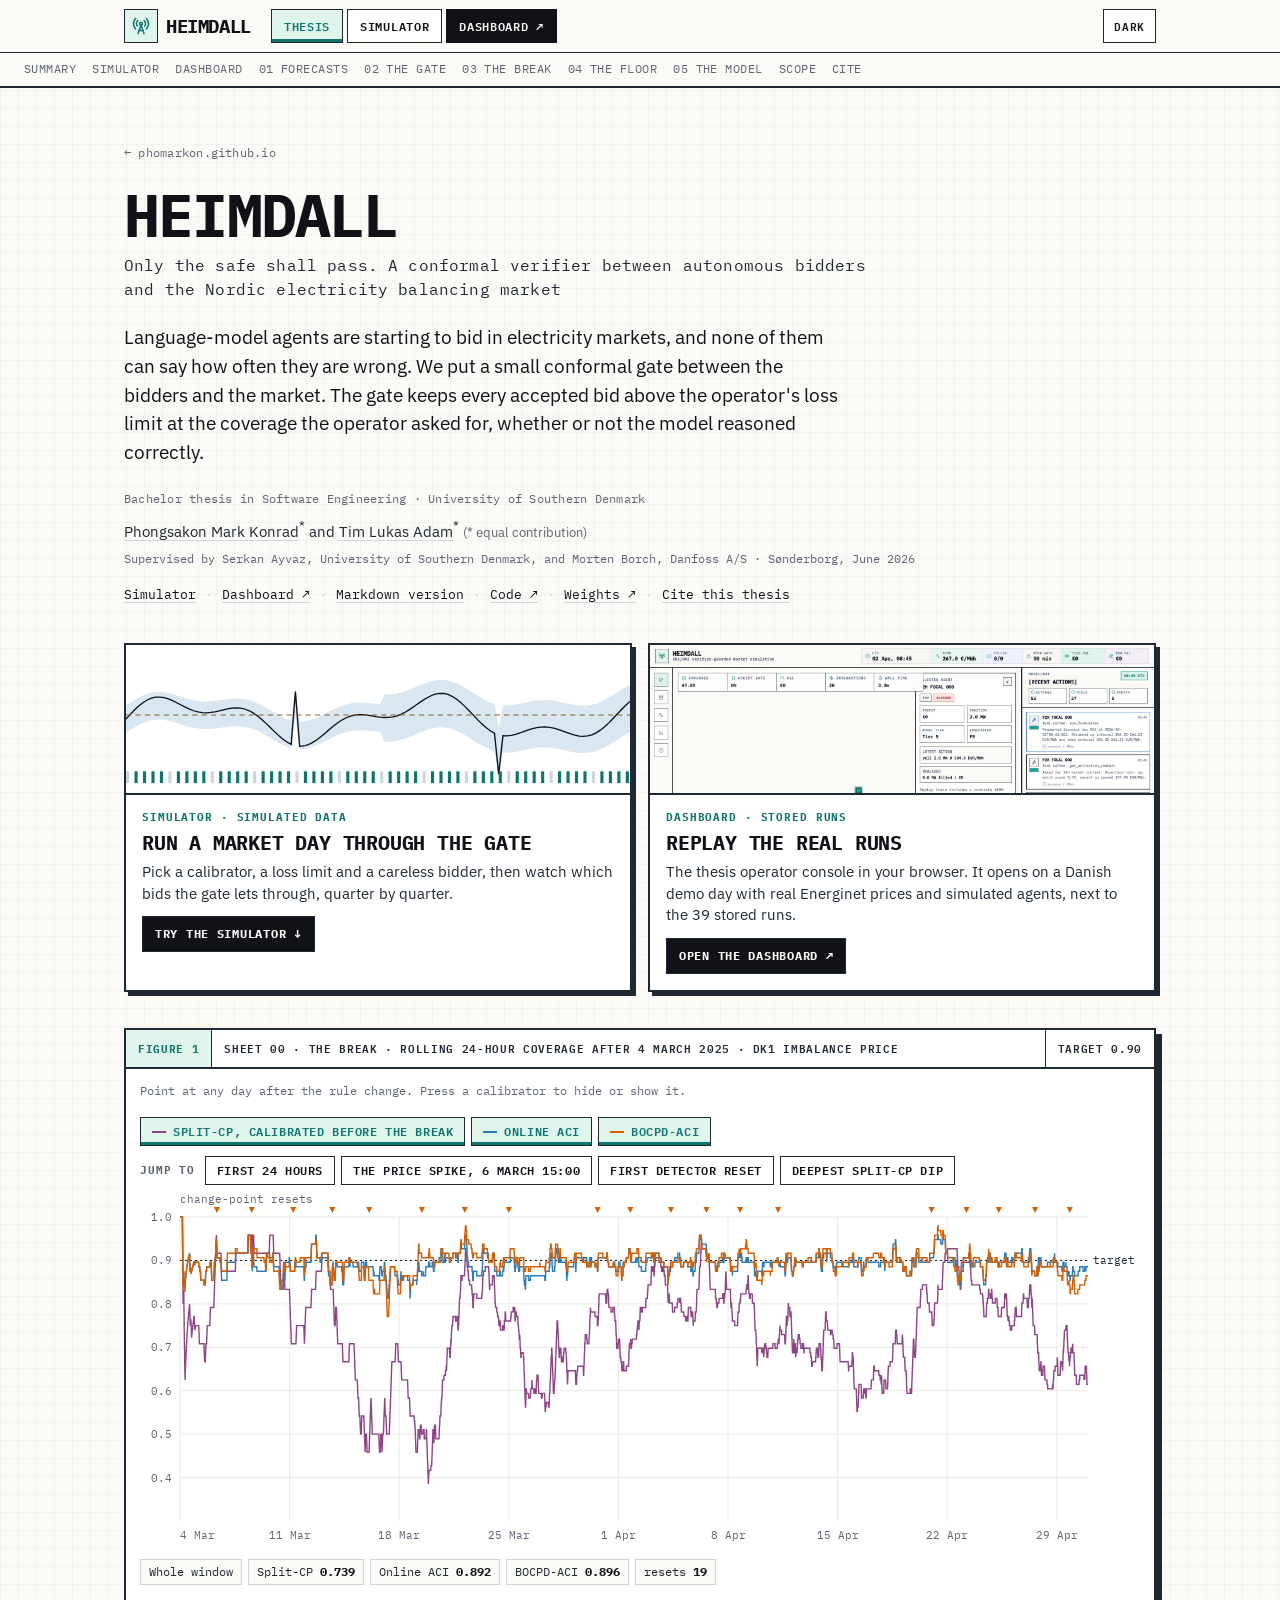
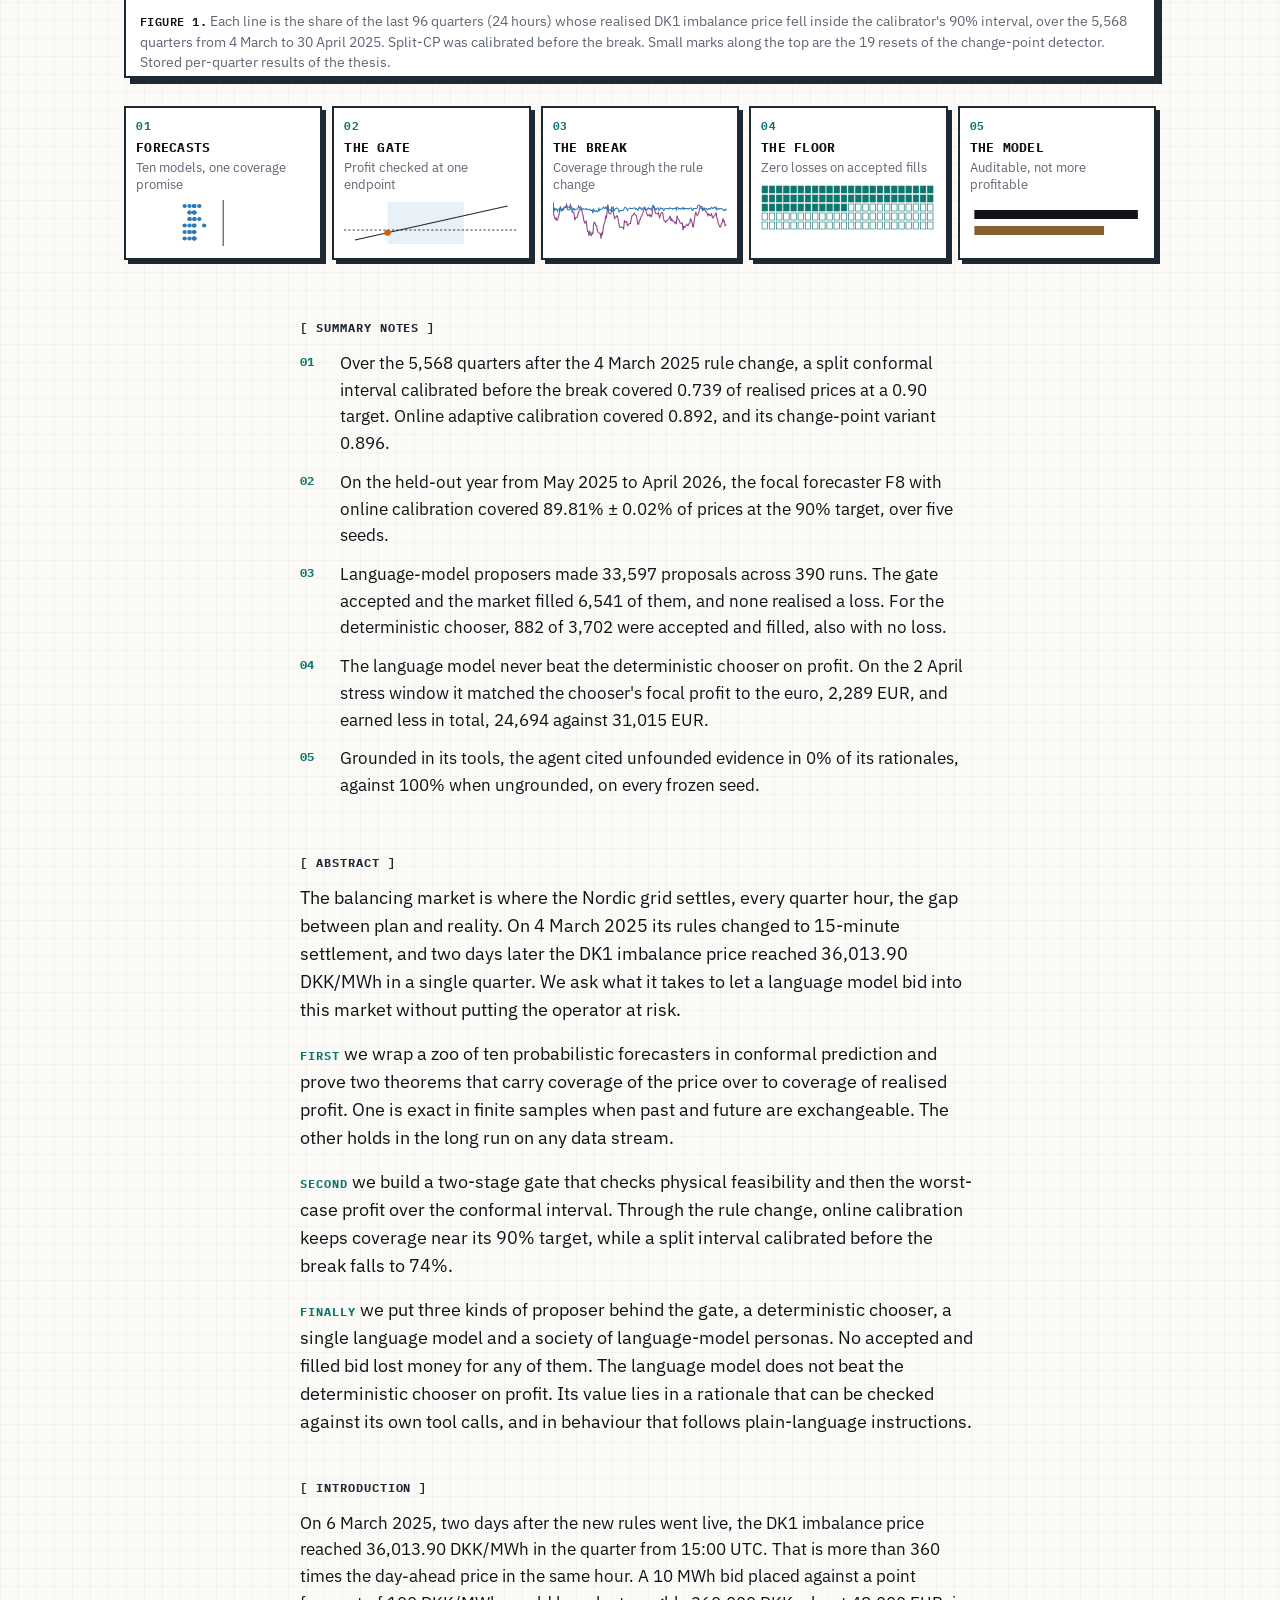
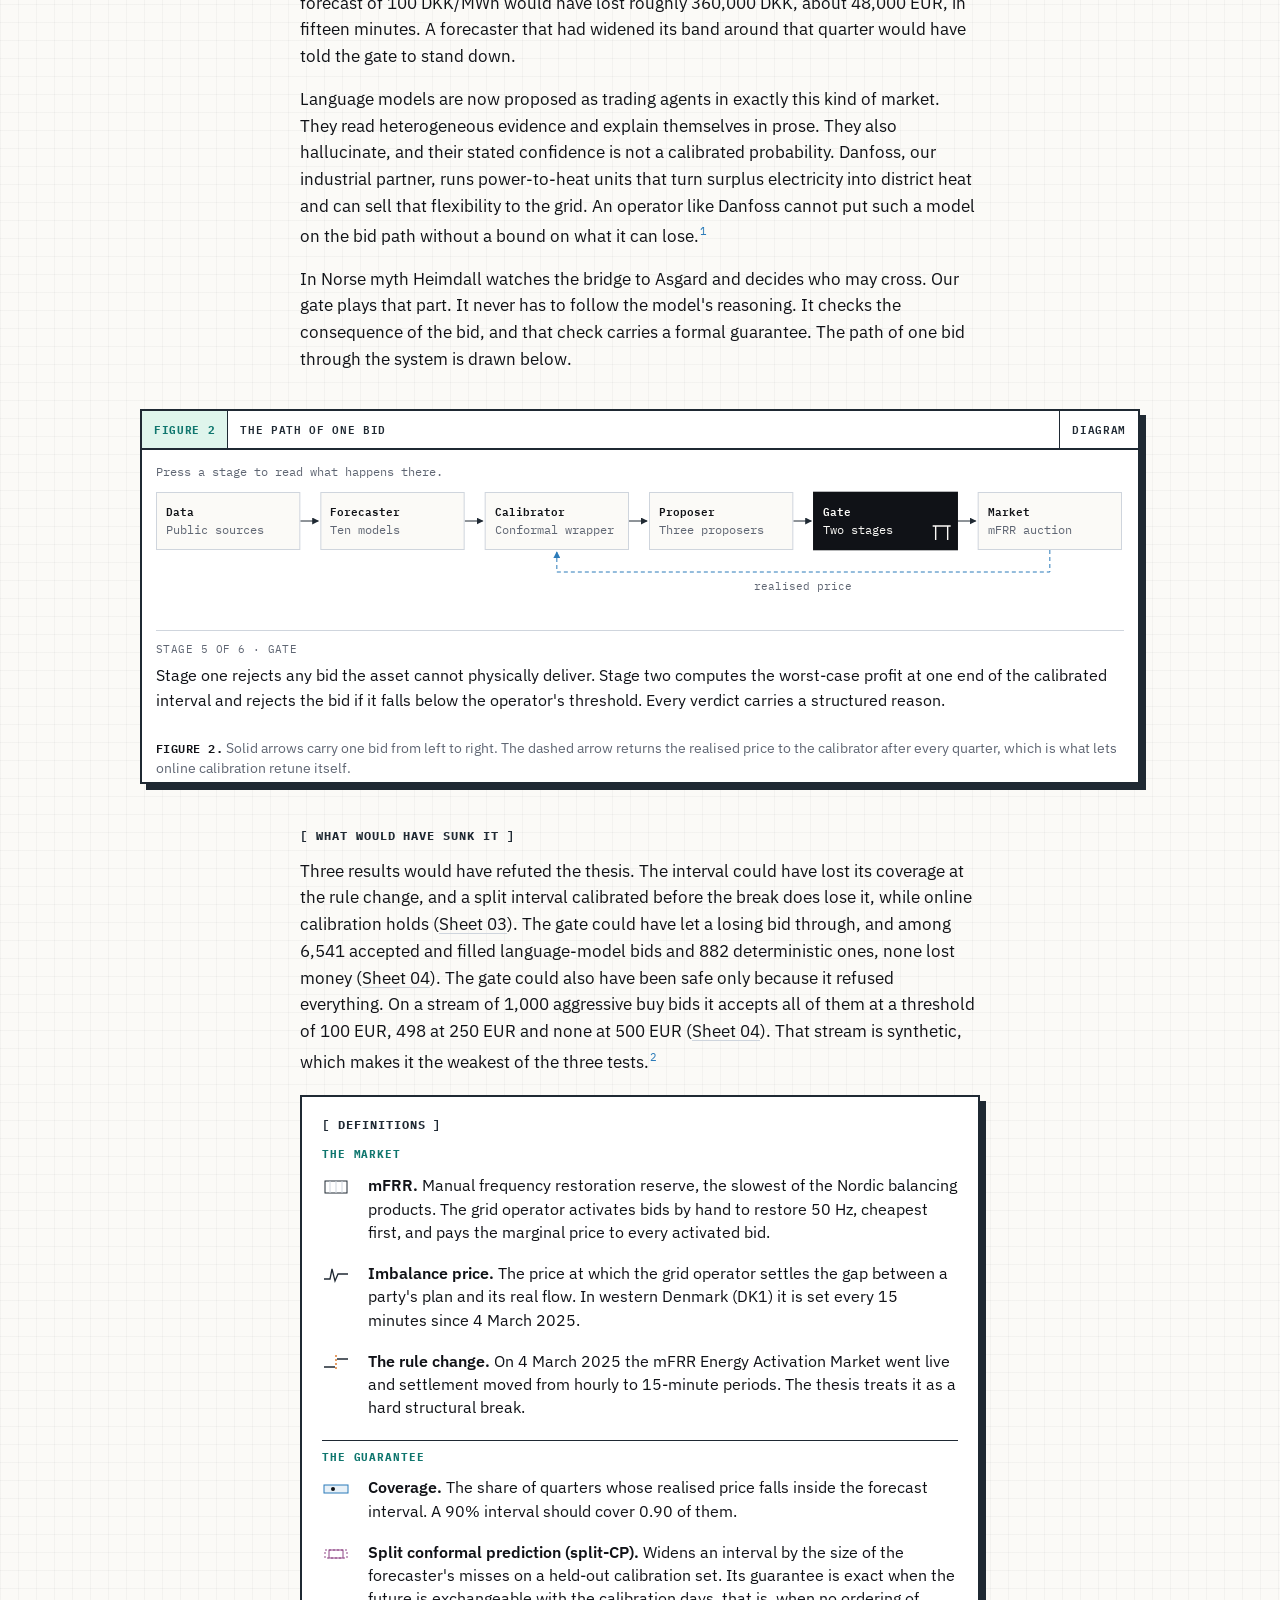
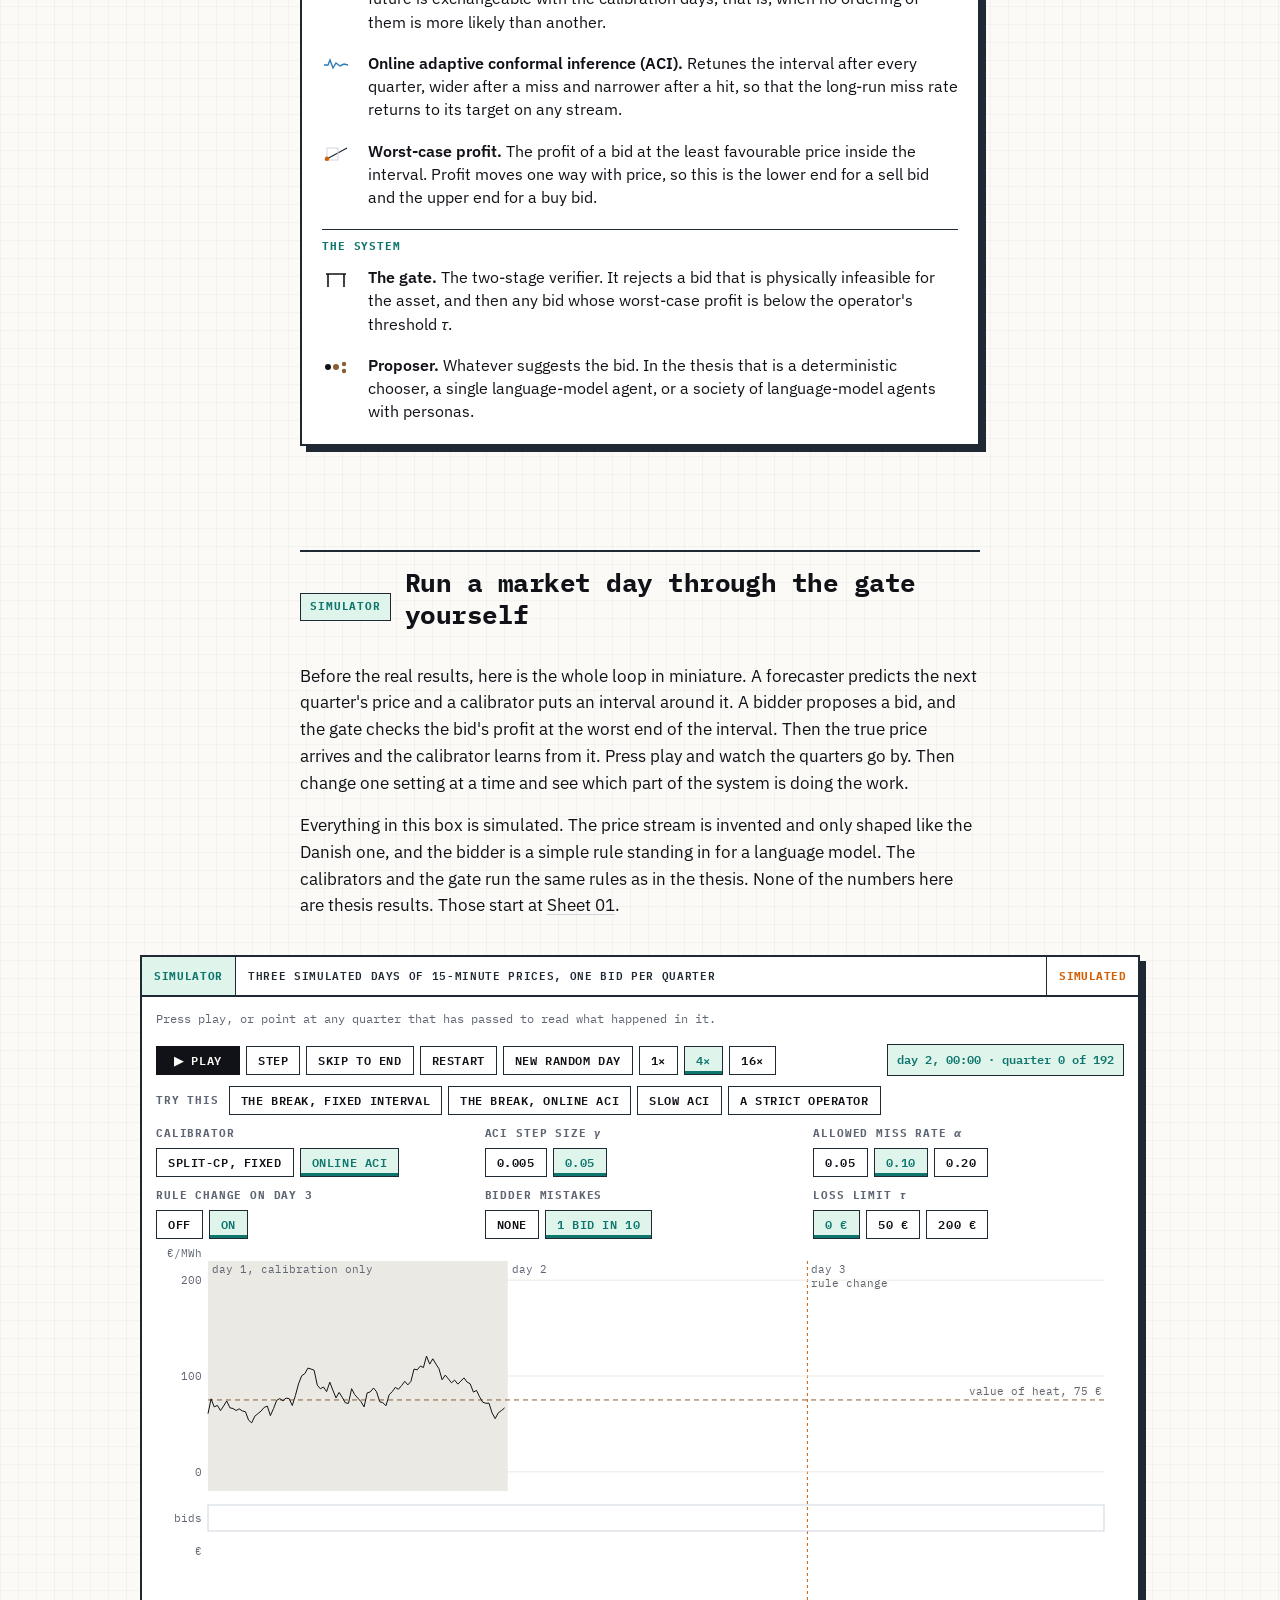
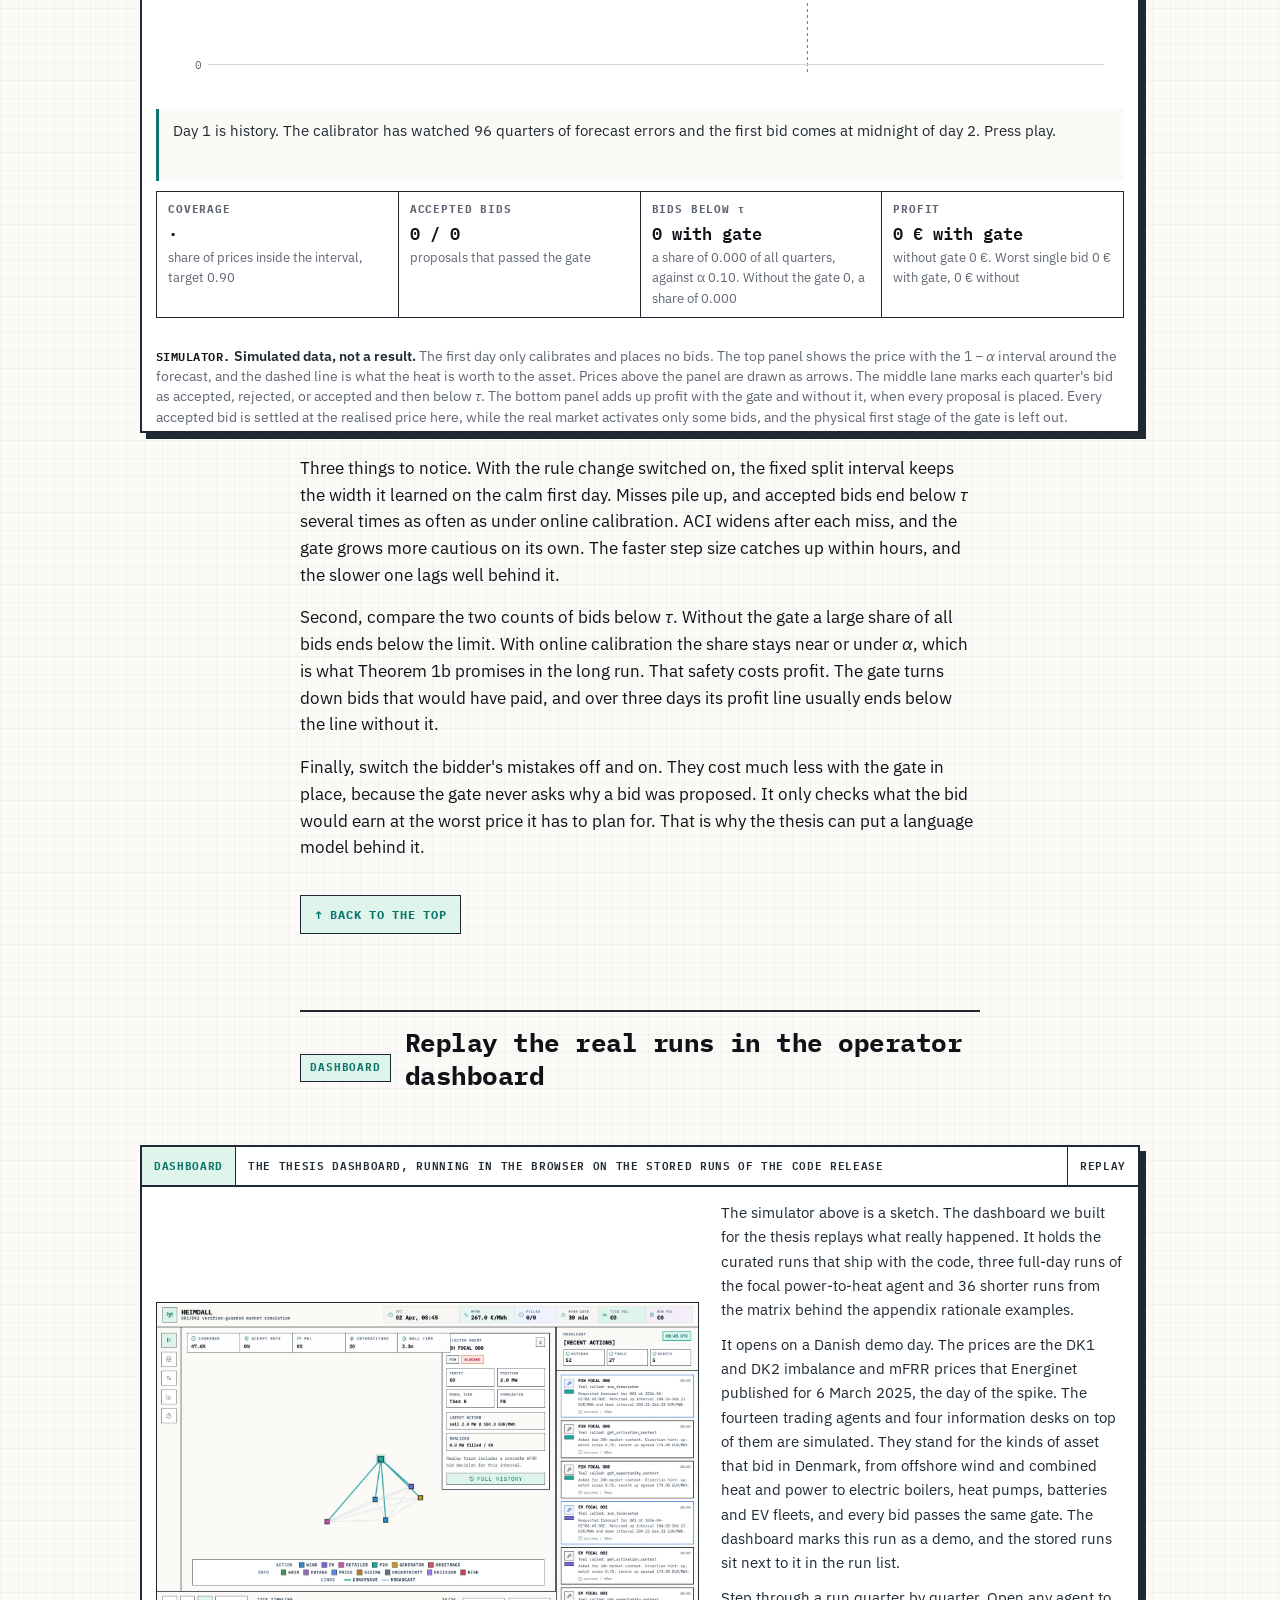
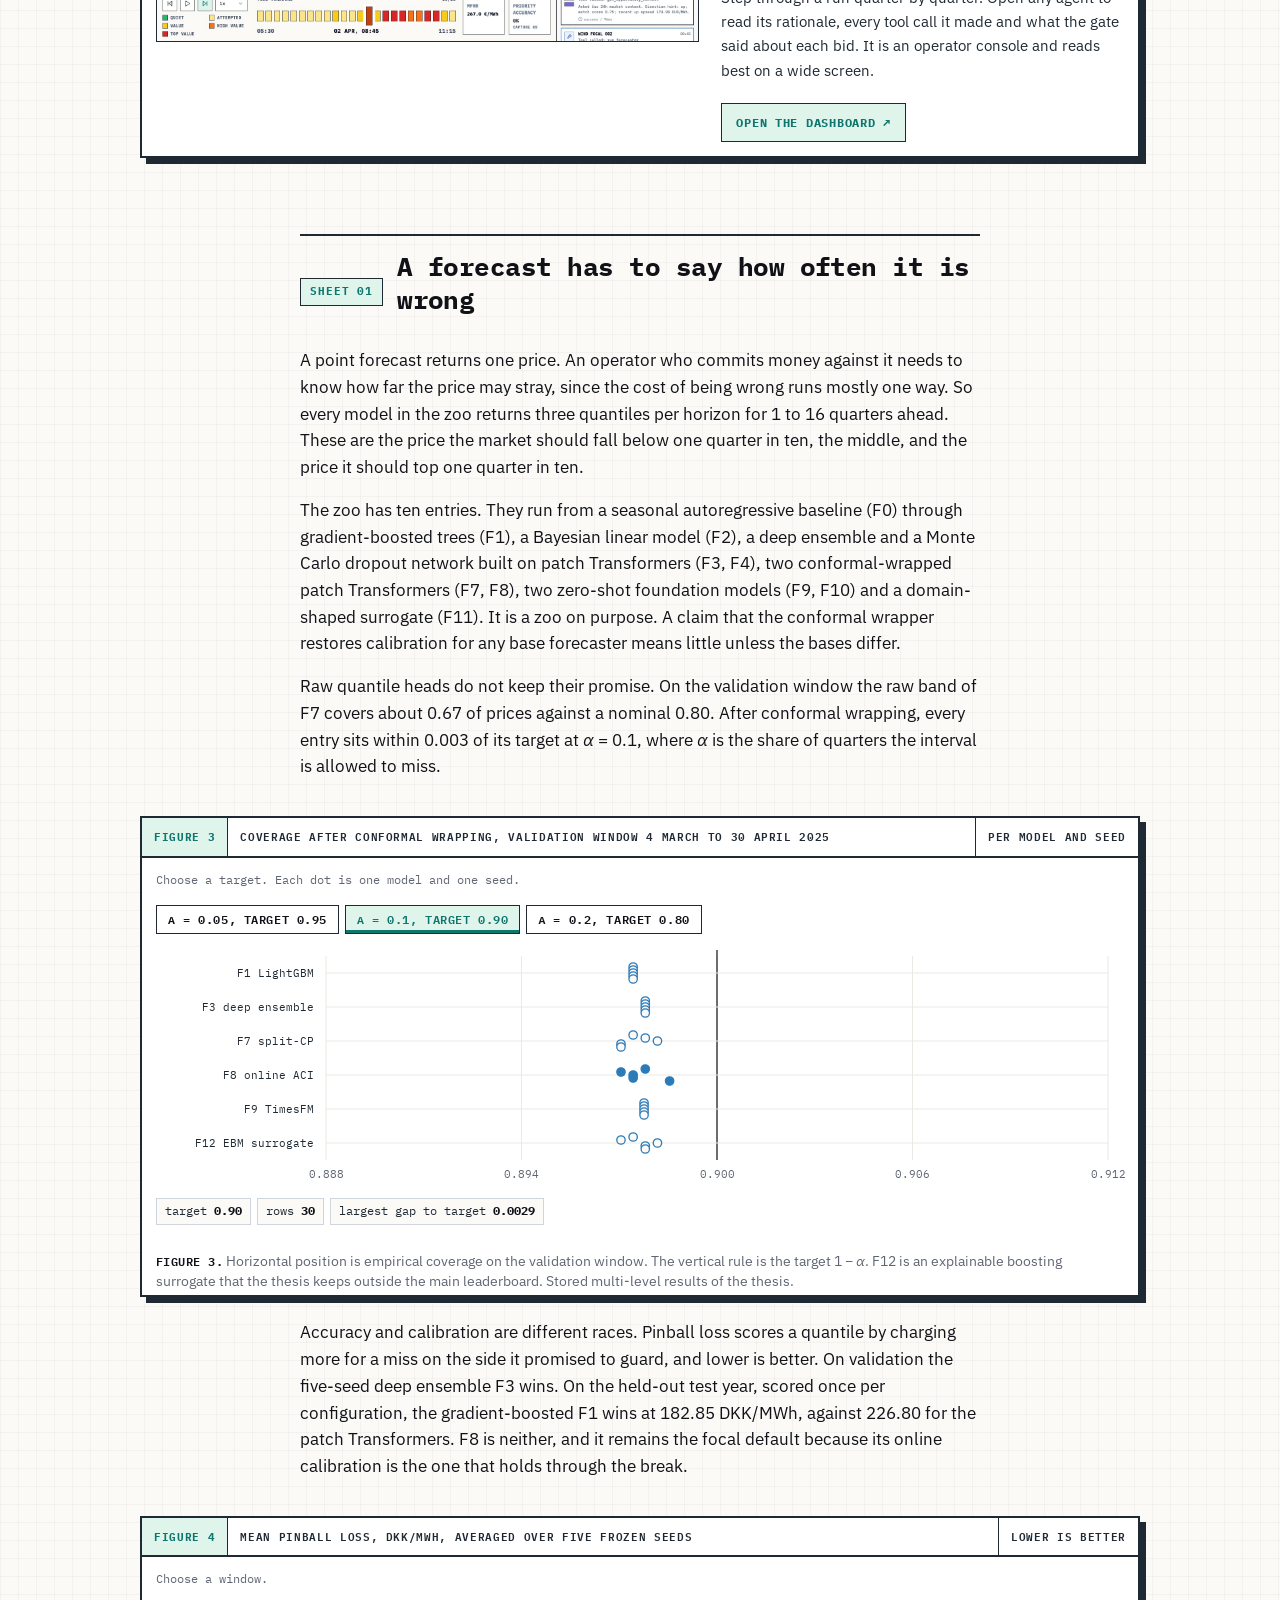
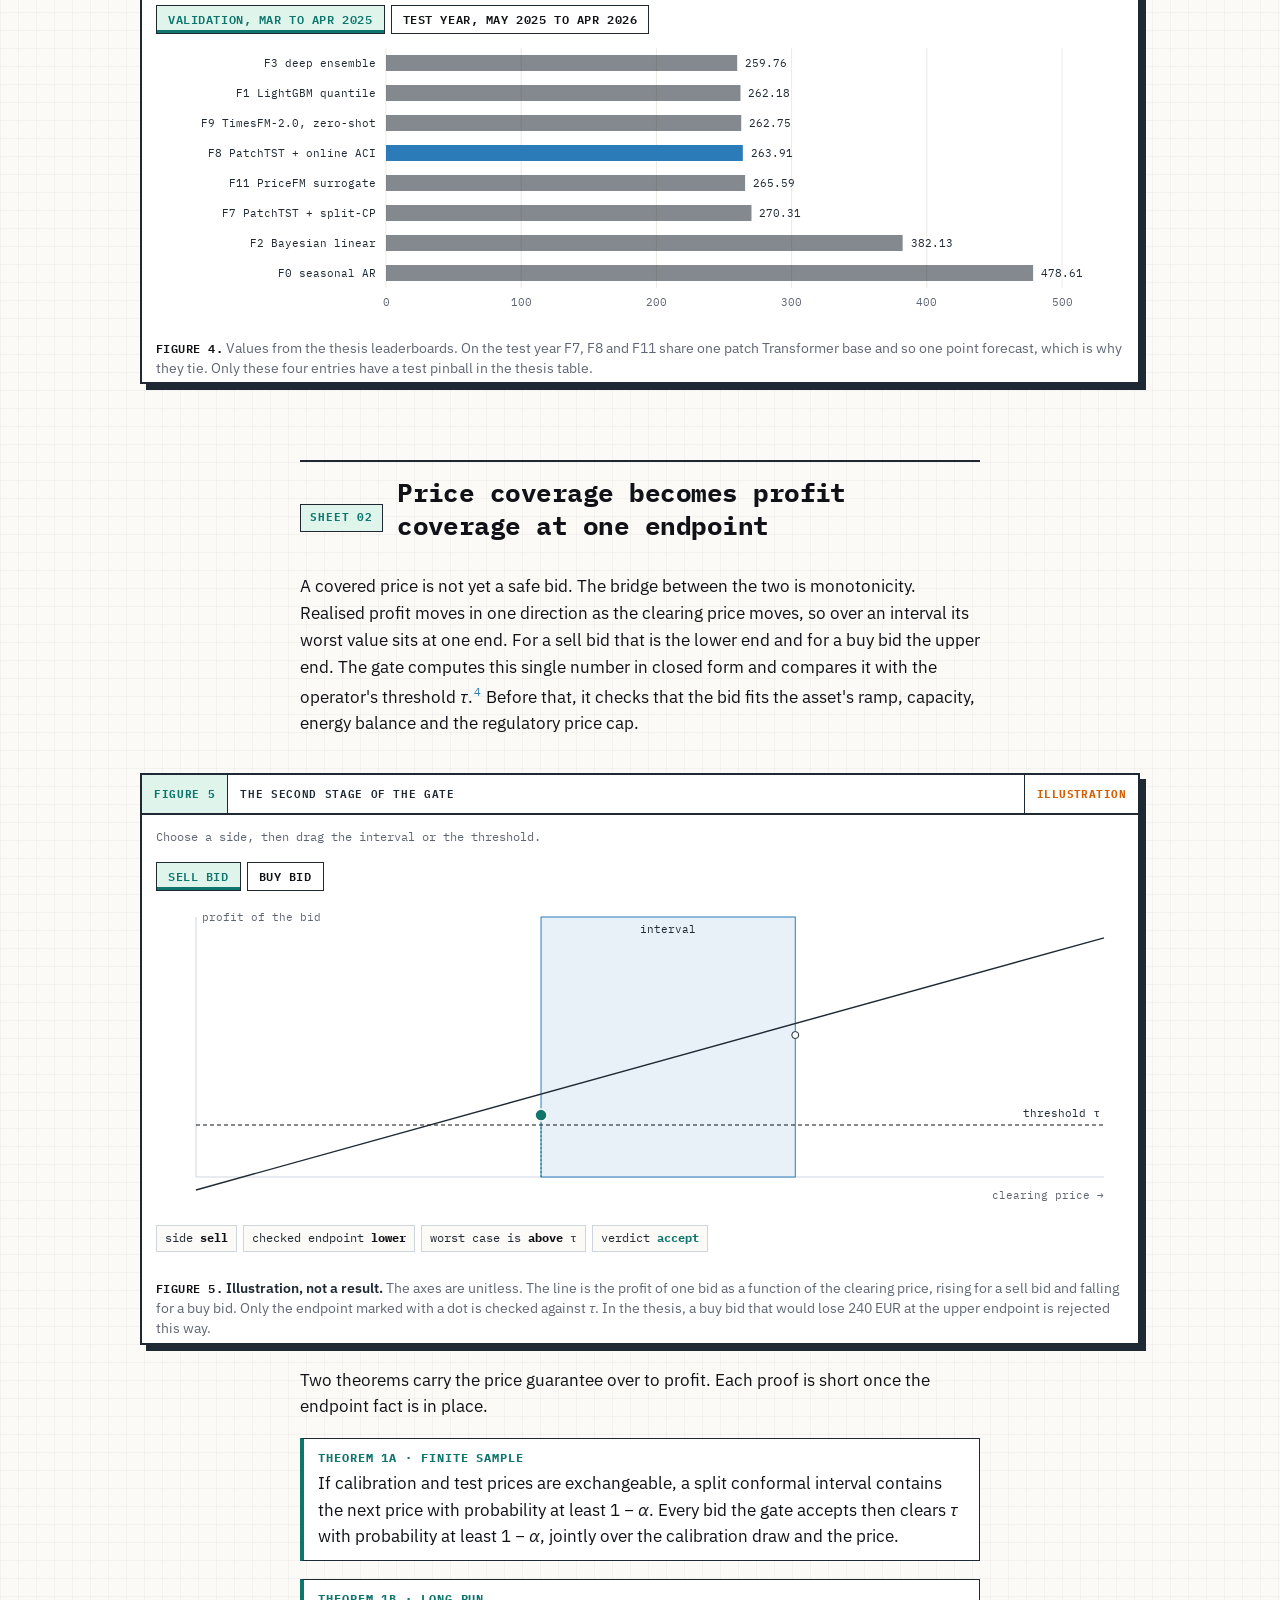
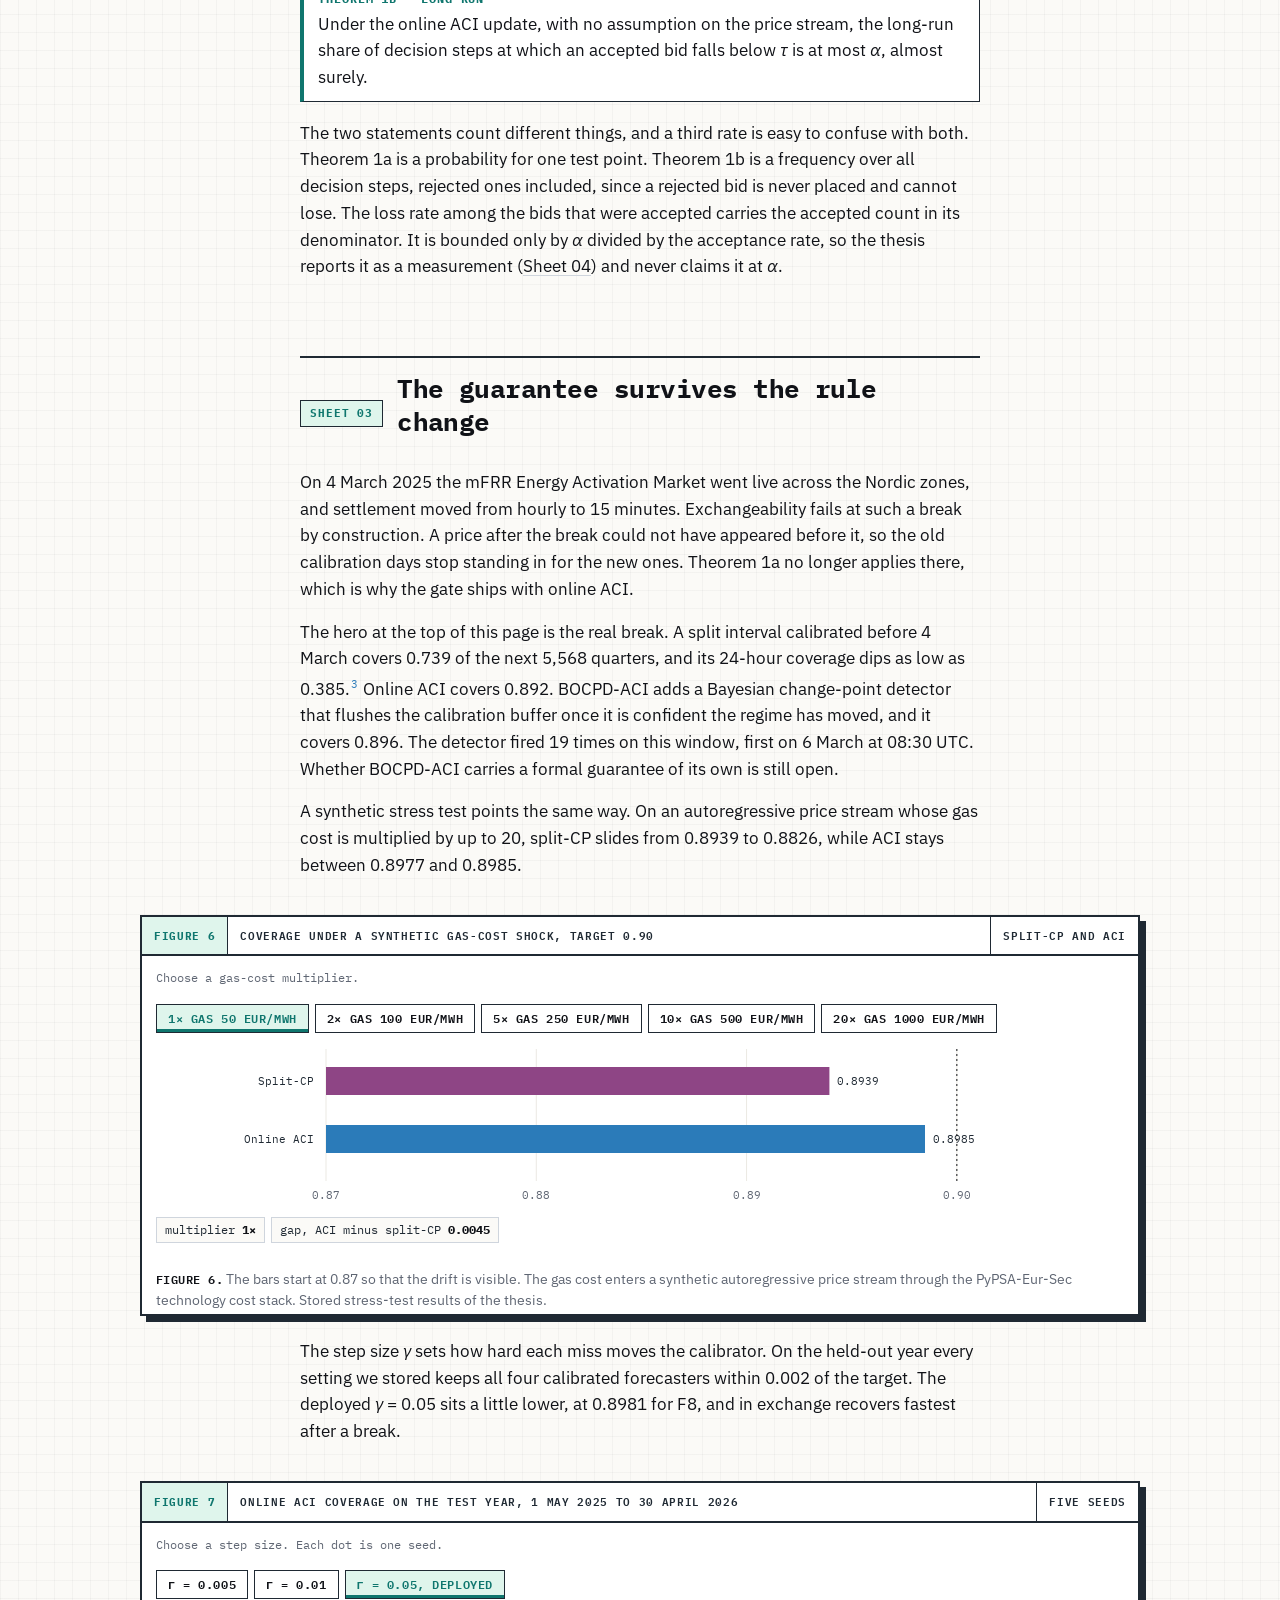
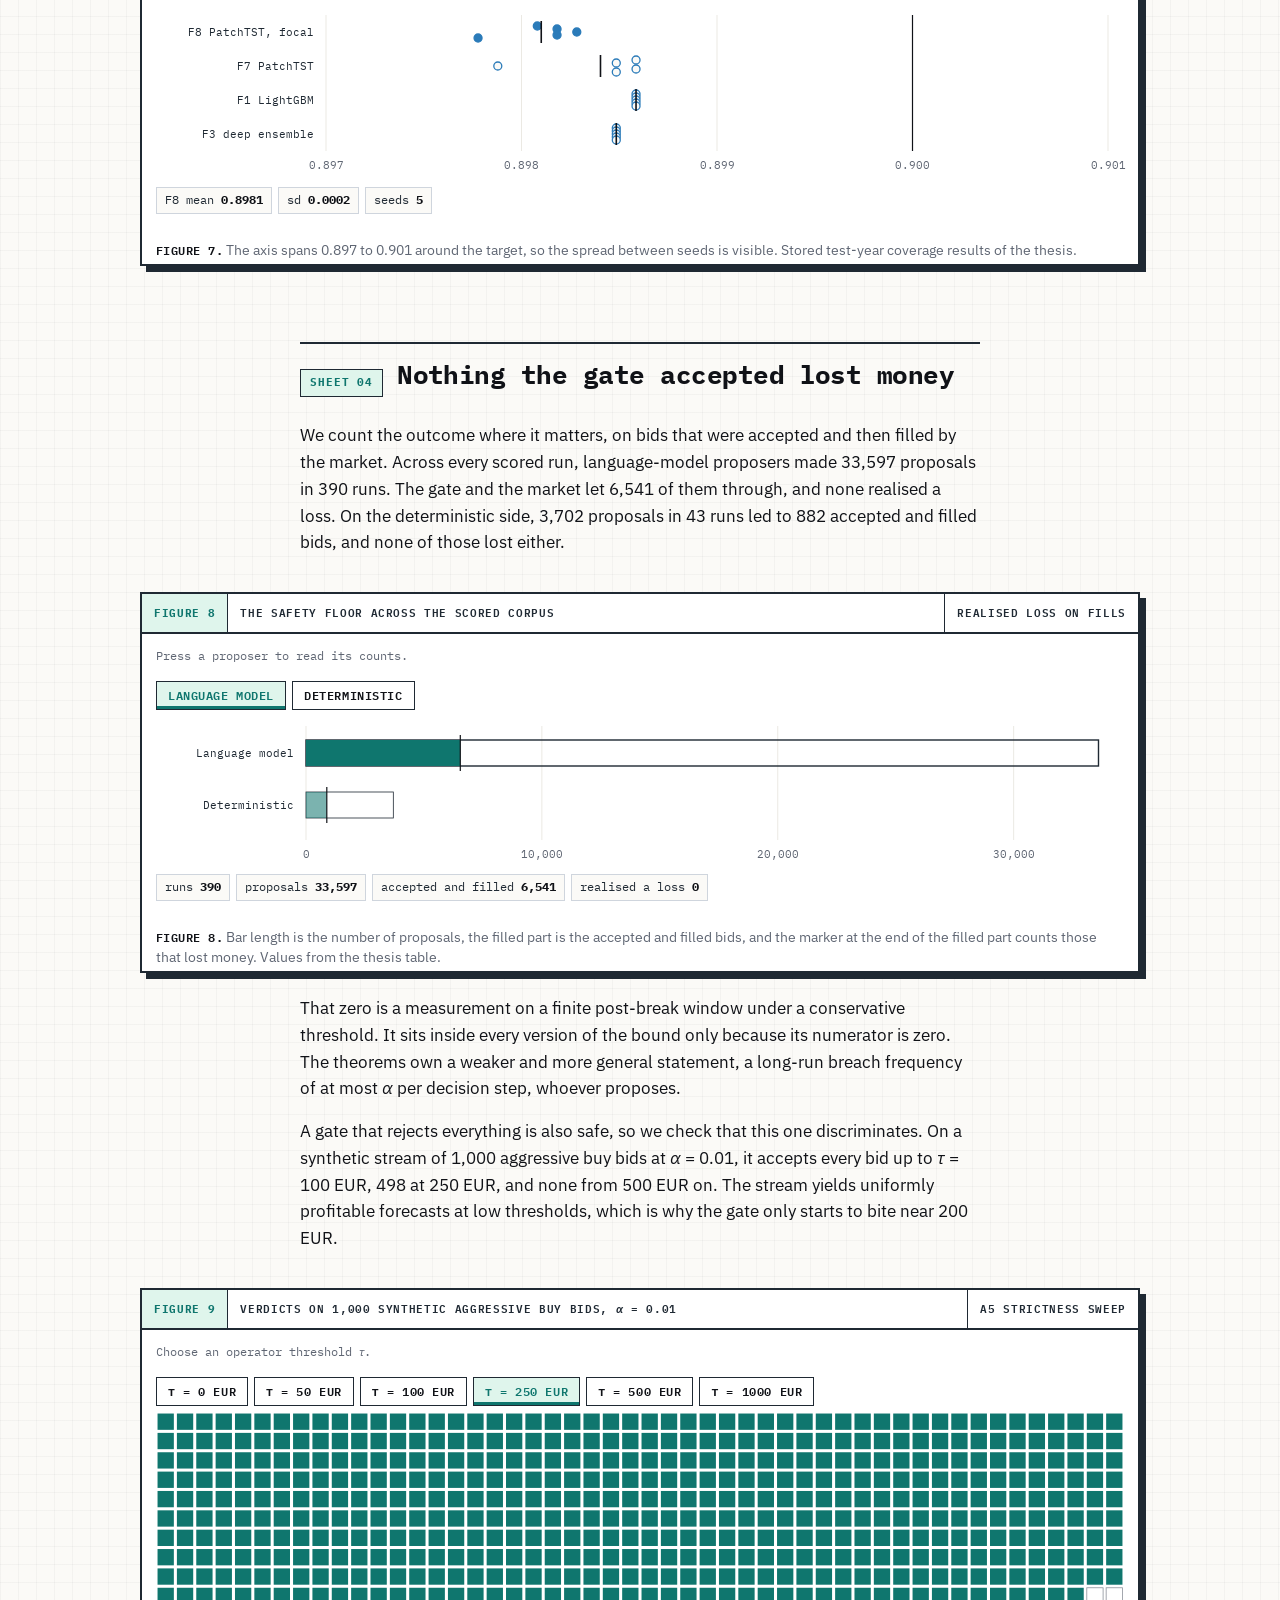
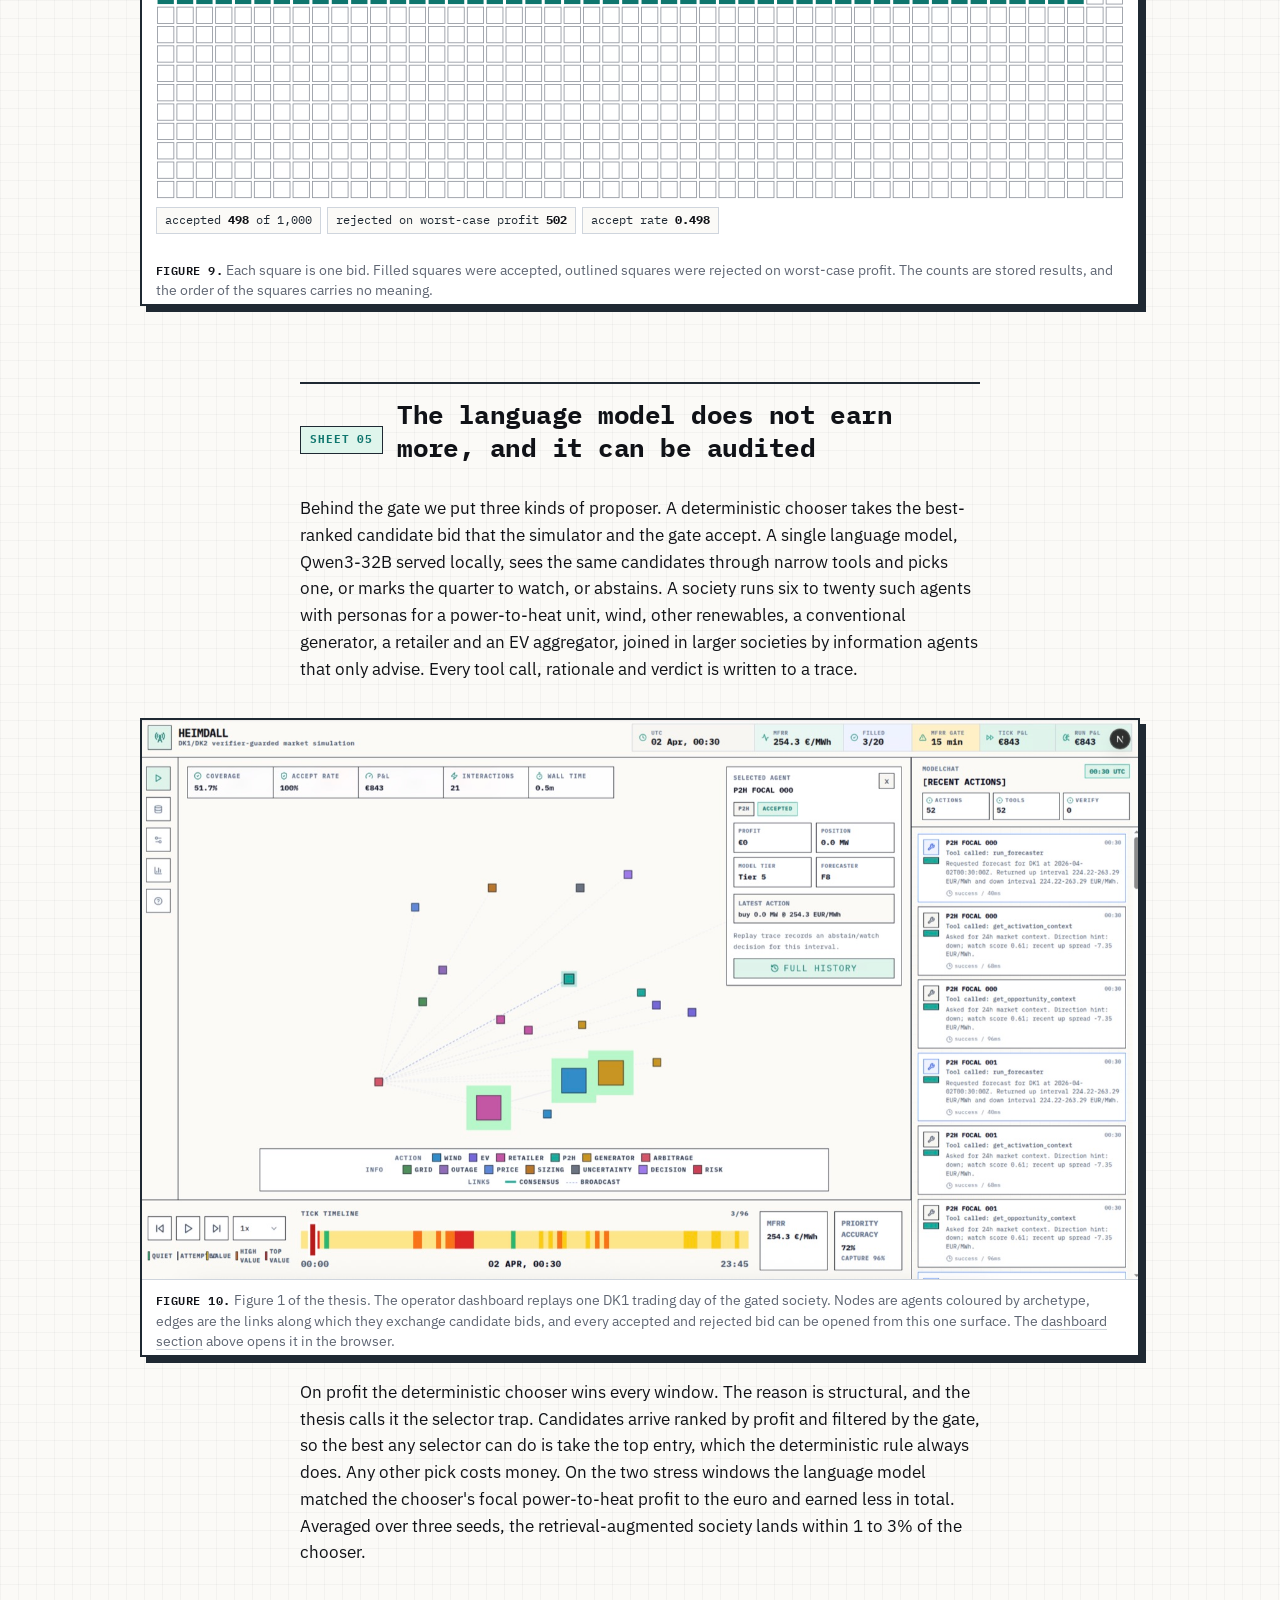
<file: index.html>
<!doctype html>
<html lang="en">
<head>
<meta charset="utf-8">
<meta name="viewport" content="width=device-width, initial-scale=1">
<title>Heimdall · Only the safe shall pass</title>
<meta name="description" content="A conformal verifier between autonomous bidders and the Nordic electricity balancing market. BSc thesis by Phongsakon Mark Konrad and Tim Lukas Adam, University of Southern Denmark with Danfoss A/S.">
<meta property="og:title" content="Heimdall. Only the safe shall pass">
<meta property="og:description" content="A conformal gate keeps every accepted bid above the operator's loss limit, whoever proposes it.">
<meta property="og:image" content="https://phomarkon.github.io/heimdall-page/dashboard.jpg">
<link rel="alternate" type="text/markdown" href="index.md">
<link rel="icon" href="data:image/svg+xml,%3Csvg xmlns='http://www.w3.org/2000/svg' viewBox='0 0 32 32'%3E%3Crect width='32' height='32' fill='%23dff5ec'/%3E%3Crect x='1' y='1' width='30' height='30' fill='none' stroke='%231f2933' stroke-width='2'/%3E%3Cpath d='M9 25V11h3v14zm11 0V11h3v14zM9 16h14v3H9z' fill='%230f766e'/%3E%3C/svg%3E">
<script>(function(){try{var t=localStorage.getItem("heimdall-theme");if(t==="light"||t==="dark")document.documentElement.setAttribute("data-theme",t);}catch(e){}})();</script>
<link rel="preconnect" href="https://fonts.googleapis.com">
<link rel="preconnect" href="https://fonts.gstatic.com" crossorigin>
<link href="https://fonts.googleapis.com/css2?family=IBM+Plex+Mono:ital,wght@0,400;0,500;0,600;0,700;1,400&family=IBM+Plex+Sans:ital,wght@0,400;0,500;0,600;0,700;1,400&display=swap" rel="stylesheet">
<style>
:root{
  --bg:#ffffff; --paper:#f6f7f8; --ink:#1b1f24; --ink2:#3a414a; --muted:#5f6873; --hair:#d8dde3; --hair2:#eceff2;
  --aci:#2B7BB9; --split:#8E4585; --bocpd:#D55E00; --accept:#016B4E; --llm:#8A5E33; --det:#1b1f24; --target:#1b1f24;
  --accept-soft:#d8efe6; --tint:#eef4fa;
  --serif:"Spectral",Georgia,serif; --sans:"Schibsted Grotesk",system-ui,sans-serif; --mono:"Martian Mono",ui-monospace,monospace;
}
@media (prefers-color-scheme: dark){:root:not([data-theme="light"]){
  --bg:#101316; --paper:#171b1f; --ink:#e7e9ec; --ink2:#c4c9cf; --muted:#98a1ab; --hair:#323941; --hair2:#22282e;
  --aci:#5AB0EA; --split:#D08CC4; --bocpd:#F0874A; --accept:#3CC79A; --llm:#CFA06E; --det:#e7e9ec; --target:#e7e9ec;
  --accept-soft:#16352b; --tint:#16222d;
}}
:root[data-theme="dark"]{
  --bg:#101316; --paper:#171b1f; --ink:#e7e9ec; --ink2:#c4c9cf; --muted:#98a1ab; --hair:#323941; --hair2:#22282e;
  --aci:#5AB0EA; --split:#D08CC4; --bocpd:#F0874A; --accept:#3CC79A; --llm:#CFA06E; --det:#e7e9ec; --target:#e7e9ec;
  --accept-soft:#16352b; --tint:#16222d;
}
*{box-sizing:border-box}
html{-webkit-text-size-adjust:100%}
body{margin:0;background:var(--bg);color:var(--ink);font-family:var(--sans);font-size:17px;line-height:1.62;transition:background .2s,color .2s}
a{color:inherit;text-decoration-color:var(--hair);text-underline-offset:3px}
a:hover{text-decoration-color:var(--ink)}
.wrap{max-width:1080px;margin:0 auto;padding:0 24px}
.read{max-width:680px;margin:0 auto}
@media (max-width:600px){.wrap{padding:0 16px}body{font-size:16px}}

/* header */
header.top{padding:56px 0 8px}
.toprow{display:flex;justify-content:space-between;align-items:center;gap:12px;font-family:var(--mono);font-size:11.5px;color:var(--muted);letter-spacing:.02em}
.themebtn{font:inherit;color:var(--ink2);background:none;border:1px solid var(--hair);border-radius:3px;padding:4px 10px;cursor:pointer}
.themebtn:hover{border-color:var(--ink)}
h1{font-family:var(--serif);font-weight:500;font-size:64px;line-height:1.02;letter-spacing:-.01em;margin:28px 0 6px}
.sub{font-family:var(--serif);font-style:italic;font-size:22px;line-height:1.35;color:var(--ink2);margin:0 0 22px;max-width:760px}
.stand{font-size:19px;line-height:1.55;max-width:720px;margin:0 0 22px}
.kind{font-family:var(--mono);font-size:11.5px;color:var(--muted);letter-spacing:.02em;margin:0 0 8px}
.byline{font-size:15px;color:var(--ink2);margin:0 0 4px}
.byline .eq{color:var(--muted);font-size:13px}
.meta{font-size:14px;color:var(--muted);margin:0 0 16px}
.links{font-size:15px;margin:0;display:flex;flex-wrap:wrap;gap:4px 0}
.links a,.links span{white-space:nowrap}
.links .sep{color:var(--hair);margin:0 9px}
.links .soon{color:var(--muted)}
@media (max-width:600px){h1{font-size:46px}.sub{font-size:19px}.stand{font-size:17px}}

/* drawing-set frame */
.read .sheet-frame{width:min(1000px,calc(100vw - 32px));margin-left:50%;transform:translateX(-50%)}
.sheet-frame{position:relative;border:1px solid var(--hair);background:var(--bg);margin:36px 0 10px}
.sheet-frame::before,.sheet-frame::after{content:"";position:absolute;width:10px;height:10px;border-color:var(--ink);border-style:solid}
.sheet-frame::before{top:-1px;left:-1px;border-width:1.5px 0 0 1.5px}
.sheet-frame::after{bottom:-1px;right:-1px;border-width:0 1.5px 1.5px 0}
.tblock{display:grid;grid-template-columns:auto 1fr auto;border-bottom:1px solid var(--hair);font-family:var(--mono);font-size:11px;color:var(--muted);letter-spacing:.02em}
.tblock>div{padding:8px 12px;border-right:1px solid var(--hair)}
.tblock>div:last-child{border-right:0}
.tblock b{color:var(--ink);font-weight:500}
@media (max-width:600px){.tblock{grid-template-columns:auto 1fr}.tblock>div:last-child{display:none}}
.instr{font-size:13.5px;color:var(--muted);margin:12px 14px 0}
.fig-body{padding:6px 14px 14px}

/* controls */
.ctrls{display:flex;flex-wrap:wrap;gap:6px;margin:10px 0 6px}
.btn{font-family:var(--sans);font-size:13px;color:var(--ink2);background:var(--bg);border:1px solid var(--hair);border-radius:3px;padding:5px 11px;cursor:pointer;line-height:1.3;transition:background .15s,color .15s,border-color .15s}
.btn:hover{border-color:var(--ink)}
.btn[aria-pressed="true"]{background:var(--ink);color:var(--bg);border-color:var(--ink)}
.btn .sw{display:inline-block;width:14px;height:2px;vertical-align:middle;margin-right:7px;position:relative;top:-1px}
.btn[aria-pressed="false"] .sw{opacity:.35}
.plab{font-family:var(--mono);font-size:11px;color:var(--muted);align-self:center;margin-right:4px}
.readout{font-family:var(--mono);font-size:12px;color:var(--ink2);display:flex;flex-wrap:wrap;gap:4px 18px;margin:8px 0 2px;min-height:20px}
.readout b{font-weight:500;color:var(--ink)}
svg text{font-family:var(--sans);font-size:12px;fill:var(--muted)}
svg .mono{font-family:var(--mono);font-size:10.5px}
svg .lbl{fill:var(--ink2)}
.axis line,.axis path{stroke:var(--hair)}
.grid line{stroke:var(--hair2)}
svg .ln{fill:none;stroke-width:1.4;transition:opacity .25s}
svg .hide{opacity:0}
.cap{font-size:13.5px;color:var(--muted);line-height:1.5;margin:10px 14px 4px}
.cap .fl{font-weight:600;color:var(--ink2);font-style:normal}
.cap{font-style:italic}
.cap b{color:var(--ink2);font-weight:600}
.illus{font-family:var(--mono);font-size:10.5px;letter-spacing:.04em;color:var(--bocpd);text-transform:uppercase}

/* cards */
.cards{display:grid;grid-template-columns:repeat(5,1fr);gap:10px;margin:28px 0 8px}
.card{display:block;text-decoration:none;border:1px solid var(--hair);padding:10px 10px 12px;background:var(--bg);transition:border-color .15s}
.card:hover{border-color:var(--ink)}
.card .no{font-family:var(--mono);font-size:10.5px;color:var(--muted)}
.card .st{font-size:12.5px;color:var(--muted);line-height:1.35;margin-top:2px}
.card .no{font-size:18px;font-family:var(--serif);color:var(--ink)}
.card .tt{font-weight:600;font-size:14px;line-height:1.3;margin-top:4px;color:var(--ink)}
.card svg{display:block;width:100%;height:46px;margin-top:8px}
@media (max-width:900px){.cards{grid-template-columns:repeat(2,1fr)}}
@media (max-width:420px){.cards{grid-template-columns:1fr 1fr}.cards .card .tt{font-size:13px}}

/* text sections */
section{padding:8px 0}
h2{font-family:var(--serif);font-weight:500;font-size:34px;line-height:1.15;margin:0 0 18px;letter-spacing:-.005em}
h3{font-size:13px;font-family:var(--mono);font-weight:500;letter-spacing:.04em;text-transform:uppercase;color:var(--muted);margin:42px 0 12px}
p{margin:0 0 16px}
.sheethead{display:flex;align-items:baseline;gap:14px;margin:76px 0 14px;border-top:1px solid var(--ink);padding-top:10px}
.sheethead .no{font-family:var(--mono);font-size:12px;color:var(--muted);white-space:nowrap}
.sheethead .gate{flex:none}
.notes{counter-reset:n;list-style:none;padding:0;margin:0 0 10px}
.notes li{counter-increment:n;position:relative;padding:0 0 12px 40px}
.notes li::before{content:counter(n,decimal-leading-zero);position:absolute;left:0;top:3px;font-family:var(--mono);font-size:11.5px;color:var(--muted)}
.abs p{font-family:var(--serif);font-size:19px;line-height:1.6}
.abs .lead{font-family:var(--sans);font-size:12px;letter-spacing:.06em;text-transform:uppercase;color:var(--muted);font-weight:600}
.defs{border:1px solid var(--hair);background:var(--paper);padding:18px 20px 6px;margin:20px 0}
.dg{font-family:var(--mono);font-size:11px;letter-spacing:.04em;text-transform:uppercase;color:var(--muted);margin:6px 0 10px;padding-top:8px;border-top:1px solid var(--hair)}
.defs h3+.dg{border-top:0;padding-top:0}
.defs dl{display:grid;grid-template-columns:34px 1fr;gap:4px 12px;margin:0}
.defs dt{grid-column:1;padding-top:3px}
.defs dd{grid-column:2;margin:0 0 14px;font-size:15.5px;line-height:1.5}
.defs dd b{font-weight:600}
.anat{border-top:1px solid var(--hair);margin-top:10px;padding-top:10px;font-size:15.5px;min-height:84px}
.anat .k{font-family:var(--mono);font-size:11px;letter-spacing:.04em;text-transform:uppercase;color:var(--muted)}
sup.fn a{font-family:var(--mono);font-size:10.5px;text-decoration:none;color:var(--aci);padding:0 1px}
.thm{border-left:2px solid var(--aci);padding:4px 0 4px 16px;margin:18px 0}
.thm .nm{font-family:var(--mono);font-size:11.5px;color:var(--muted);letter-spacing:.03em;display:block;margin-bottom:2px}
.thm p{margin:0;font-family:var(--serif);font-size:18px}
i.m,span.m{font-family:var(--serif);font-style:italic}
.m-up{font-family:var(--serif)}
.scope{display:grid;grid-template-columns:1fr 1fr;gap:24px}
.scope h4{font-family:var(--mono);font-size:12px;font-weight:500;letter-spacing:.04em;text-transform:uppercase;margin:0 0 10px}
.scope ul{margin:0;padding-left:18px}
.scope li{margin-bottom:10px;font-size:15.5px}
@media (max-width:700px){.scope{grid-template-columns:1fr}}
.fnl{font-size:14px;color:var(--ink2);padding-left:20px}
.fnl li{margin-bottom:8px}
.fnl a{text-decoration:none;color:var(--aci)}
.plaincite{font-size:15px}
pre.bib{font-family:var(--mono);font-size:11.5px;line-height:1.6;background:var(--paper);border:1px solid var(--hair);padding:14px;overflow-x:auto;white-space:pre}
.copy{margin-top:6px}
footer{border-top:1px solid var(--hair);margin-top:70px;padding:22px 0 60px;font-size:13.5px;color:var(--muted)}
footer p{max-width:680px}

/* rationale pairs */
.pair{display:grid;grid-template-columns:1fr 1fr;gap:12px;margin-top:10px}
.pair>div{border:1px solid var(--hair);padding:12px 14px}
.pair .who{font-family:var(--mono);font-size:11px;letter-spacing:.03em;color:var(--muted);text-transform:uppercase}
.pair .bid{font-family:var(--mono);font-size:12px;margin:6px 0;color:var(--ink)}
.pair .out{font-family:var(--mono);font-size:11.5px;color:var(--muted);margin-bottom:8px}
.pair blockquote{margin:0;font-family:var(--serif);font-size:15.5px;line-height:1.5;color:var(--ink2)}
.pair .llm{border-top:2px solid var(--llm)}
.pair .det{border-top:2px solid var(--det)}
.pairnote{font-size:14.5px;color:var(--ink2);margin:12px 0 0}
@media (max-width:700px){.pair{grid-template-columns:1fr}}
.score{list-style:none;padding:0;margin:8px 0 0}
.score li{display:grid;grid-template-columns:150px 1fr 92px;gap:10px;padding:9px 0;border-bottom:1px solid var(--hair2);font-size:14.5px;transition:opacity .2s}
.score li.dim{opacity:.22}
.score .ax{font-weight:600}
.verdict{font-family:var(--mono);font-size:11px;text-align:right}
.v-pos{color:var(--accept)} .v-neg{color:var(--bocpd)} .v-null,.v-blk{color:var(--muted)}
@media (max-width:600px){.score li{grid-template-columns:1fr auto}.score .cl{grid-column:1/-1;order:3;color:var(--muted);font-size:13.5px}}
/* simulator */
.simbar{display:flex;flex-wrap:wrap;gap:6px;align-items:center;margin:10px 0 4px}
.simbar .btn.play{min-width:84px;background:var(--ink);color:var(--bg);border-color:var(--ink)}
.simclock{font-family:var(--mono);font-size:12px;color:var(--ink2);margin-left:auto}
.knobs{display:grid;grid-template-columns:repeat(3,minmax(0,1fr));gap:2px 18px;margin:6px 0 2px}
.knobs .ctrls{margin:4px 0}
.knobs .plab{width:100%}
@media (max-width:900px){.knobs{grid-template-columns:repeat(2,minmax(0,1fr))}}
@media (max-width:600px){.knobs{grid-template-columns:1fr}}
.knobs .btn[disabled]{opacity:.35;cursor:default}
.story{border-left:2px solid var(--hair);padding:6px 0 6px 14px;margin:10px 0 6px;font-size:15px;line-height:1.55;color:var(--ink2);min-height:72px}
.story b{color:var(--ink);font-weight:600}
.story .ok{color:var(--accept);font-weight:600}.story .no{color:var(--bocpd);font-weight:600}
.tiles{display:grid;grid-template-columns:repeat(4,minmax(0,1fr));gap:1px;background:var(--hair);border:1px solid var(--hair);margin:10px 0 4px}
.tiles>div{background:var(--bg);padding:9px 11px}
.tiles .k{font-family:var(--mono);font-size:10.5px;color:var(--muted);letter-spacing:.02em}
.tiles .v{font-family:var(--mono);font-size:17px;color:var(--ink);margin-top:2px}
.tiles .s{font-size:12.5px;color:var(--muted)}
@media (max-width:700px){.tiles{grid-template-columns:repeat(2,minmax(0,1fr))}}
.dash{display:grid;grid-template-columns:minmax(0,1.35fr) minmax(0,1fr);gap:22px;align-items:center;padding:14px}
.dash img{width:100%;height:auto;display:block;border:1px solid var(--hair)}
.dash .go{display:inline-block;margin-top:10px;font-family:var(--mono);font-size:12.5px;border:1px solid var(--ink);padding:8px 14px;text-decoration:none;color:var(--bg);background:var(--ink)}
.dash .go:hover{opacity:.85}
.dash p{margin:0 0 10px;font-size:15px;color:var(--ink2)}
@media (max-width:800px){.dash{grid-template-columns:1fr}}
figure.shot{margin:0}
figure.shot img{width:100%;height:auto;display:block;border-bottom:1px solid var(--hair)}

/* site bar */
html{scroll-padding-top:72px}
@media (max-width:1359px){html{scroll-padding-top:104px}}
.site{position:sticky;top:0;z-index:20;background:var(--bg);border-bottom:1px solid var(--hair)}
.site .row{max-width:1080px;margin:0 auto;padding:0 24px;display:flex;align-items:center;gap:6px;height:52px}
.site .brand{display:flex;align-items:center;gap:8px;text-decoration:none;font-family:var(--serif);font-size:20px;font-weight:500;margin-right:14px;color:var(--ink)}
.site .tabs{display:flex;gap:4px;align-items:center;flex:1;min-width:0}
.site .tab{font-family:var(--mono);font-size:12px;letter-spacing:.02em;text-decoration:none;color:var(--ink2);padding:7px 12px;border:1px solid transparent;border-radius:3px;white-space:nowrap}
.site .tab:hover{border-color:var(--hair)}
.site .tab.on{background:var(--ink);color:var(--bg)}
.site .tab.ext{border-color:var(--ink);color:var(--ink)}
.site .tab.ext:hover{background:var(--ink);color:var(--bg)}
.site .topbar{position:static;border-bottom:0;border-top:1px solid var(--hair2);padding:7px 24px}
@media (max-width:600px){.site .row{padding:0 12px;gap:2px}.site .brand .nm{display:none}.site .brand{margin-right:6px}.site .tab{padding:6px 8px;font-size:11px}.site .topbar{padding:7px 12px}}
@media (max-width:380px){.site .tab .full{display:none}}
.rail{top:96px!important}
/* launch cards */
.launch{display:grid;grid-template-columns:1fr 1fr;gap:16px;margin:30px 0 8px}
@media (max-width:760px){.launch{grid-template-columns:1fr}}
.lcard{position:relative;display:grid;grid-template-rows:auto 1fr;border:1px solid var(--ink);background:var(--bg);text-decoration:none;color:var(--ink);transition:transform .15s,box-shadow .15s}
.lcard:hover{transform:translate(-2px,-2px);box-shadow:4px 4px 0 var(--ink)}
.lcard .pic{height:150px;overflow:hidden;border-bottom:1px solid var(--hair);background:var(--paper)}
.lcard .pic img{width:100%;height:100%;object-fit:cover;object-position:left top;display:block}
.lcard .pic svg{width:100%;height:100%;display:block}
.lcard .body{padding:14px 16px 16px}
.lcard .lk{font-family:var(--mono);font-size:11px;color:var(--muted);letter-spacing:.04em;text-transform:uppercase}
.lcard .lt{font-family:var(--serif);font-size:24px;line-height:1.2;margin:4px 0 6px}
.lcard .ls{font-size:14.5px;color:var(--ink2);line-height:1.5}
.lcard .lgo{display:inline-block;margin-top:12px;font-family:var(--mono);font-size:12px;background:var(--ink);color:var(--bg);padding:7px 12px}
.backtop{display:inline-block;margin:18px 0 0;font-family:var(--mono);font-size:12px;color:var(--muted);text-decoration:none;border:1px solid var(--hair);padding:6px 10px}
.backtop:hover{color:var(--ink);border-color:var(--ink)}
/* rail */
.rail{display:none}
@media (min-width:1360px){
  .rail{display:block;position:fixed;top:120px;left:max(16px,calc(50% - 680px));width:150px;font-size:12.5px}
  .rail a{display:block;text-decoration:none;color:var(--muted);padding:3px 0 3px 10px;border-left:1px solid var(--hair)}
  .rail a.on{color:var(--ink);border-left-color:var(--ink)}
}
.topbar{position:sticky;top:0;z-index:5;background:var(--bg);border-bottom:1px solid var(--hair);overflow-x:auto;white-space:nowrap;font-size:13px;padding:8px 16px;display:none}
.topbar a{text-decoration:none;color:var(--muted);margin-right:16px}
.topbar a.on{color:var(--ink)}
@media (max-width:1359px){.topbar{display:block}}
.sr{position:absolute;width:1px;height:1px;overflow:hidden;clip:rect(0 0 0 0)}
svg{touch-action:pan-y}
@media (prefers-reduced-motion: reduce){*{transition:none!important}}

/* ===== dashboard visual language ===== */
:root{
  --bg:#fbfaf7; --paper:#ffffff; --ink:#101217; --ink2:#1f2933; --muted:#5f6673; --hair:#cfd5dd; --hair2:#ebe9e3; --line:#1f2933;
  --aci:#2B7BB9; --split:#8E4585; --bocpd:#D55E00; --accept:#0f766e; --llm:#8A5E33; --det:#101217; --target:#101217;
  --accept-soft:#dff5ec; --tint:#e8f1f8; --grid:rgb(31 41 51 / .035);
  --serif:"IBM Plex Sans",system-ui,sans-serif; --sans:"IBM Plex Sans",system-ui,sans-serif; --mono:"IBM Plex Mono",ui-monospace,monospace;
}
@media (prefers-color-scheme: dark){:root:not([data-theme="light"]){
  --bg:#0e1116; --paper:#151a21; --ink:#eef1f4; --ink2:#d3d9e0; --muted:#97a1ad; --hair:#323b46; --hair2:#1b2129; --line:#c9d1d9;
  --aci:#5AB0EA; --split:#D08CC4; --bocpd:#F0874A; --accept:#3cc7a8; --llm:#CFA06E; --det:#eef1f4; --target:#eef1f4;
  --accept-soft:#12352f; --tint:#162430; --grid:rgb(201 209 217 / .03);}}
:root[data-theme="dark"]{
  --bg:#0e1116; --paper:#151a21; --ink:#eef1f4; --ink2:#d3d9e0; --muted:#97a1ad; --hair:#323b46; --hair2:#1b2129; --line:#c9d1d9;
  --aci:#5AB0EA; --split:#D08CC4; --bocpd:#F0874A; --accept:#3cc7a8; --llm:#CFA06E; --det:#eef1f4; --target:#eef1f4;
  --accept-soft:#12352f; --tint:#162430; --grid:rgb(201 209 217 / .03);}
body{background-color:var(--bg);background-image:linear-gradient(var(--grid) 1px,transparent 1px),linear-gradient(90deg,var(--grid) 1px,transparent 1px);background-size:18px 18px;font-size:16.5px}
::selection{background:var(--accept-soft)}
:focus-visible{outline:2px solid var(--accept);outline-offset:2px}
/* header */
h1{font-family:var(--mono);font-weight:700;text-transform:uppercase;letter-spacing:-.03em;font-size:60px;margin:22px 0 8px}
.sub{font-family:var(--mono);font-style:normal;font-size:16px;line-height:1.5;color:var(--ink2);letter-spacing:.01em}
.stand{font-size:18.5px}
.kind,.meta{font-family:var(--mono);font-size:12px}
.links{font-family:var(--mono);font-size:13px}
@media (max-width:600px){h1{font-size:40px}.sub{font-size:14px}}
.themebtn{font-family:var(--mono);font-size:11px;font-weight:600;letter-spacing:.06em;text-transform:uppercase;border:1px solid var(--line);border-radius:0;background:var(--paper);color:var(--ink);padding:7px 10px}
.themebtn:hover{background:var(--accept-soft)}
/* site bar (mirrors the dashboard header) */
.site{background:var(--bg);border-bottom:2px solid var(--line)}
.site .brand{font-family:var(--mono);font-weight:700;text-transform:uppercase;letter-spacing:-.02em;font-size:19px}
.site .brand .ico{display:flex;align-items:center;justify-content:center;width:34px;height:34px;border:1px solid var(--line);background:var(--accept-soft);color:var(--accept)}
.site .tab{font-family:var(--mono);font-size:11.5px;font-weight:600;letter-spacing:.06em;text-transform:uppercase;border:1px solid var(--line);border-radius:0;color:var(--ink);background:var(--paper)}
.site .tab:hover{background:var(--accept-soft);border-color:var(--line)}
.site .tab.on{background:var(--accept-soft);color:var(--accept);box-shadow:inset 0 -3px 0 var(--accept)}
.site .tab.ext{background:var(--ink);color:var(--bg);border-color:var(--ink)}
.site .tab.ext:hover{background:var(--accept);border-color:var(--accept);color:#fff}
.site .topbar{background:var(--bg);font-family:var(--mono);font-size:11.5px;letter-spacing:.04em;text-transform:uppercase;border-top:1px solid var(--line)}
.topbar a.on{color:var(--accept)}
.rail{font-family:var(--mono);font-size:11px;letter-spacing:.04em;text-transform:uppercase}
.rail a{border-left-width:2px}
.rail a.on{color:var(--accept)!important;border-left-color:var(--accept)!important}
/* panels */
.sheet-frame{border:2px solid var(--line);background:var(--paper);box-shadow:6px 6px 0 var(--line);margin:36px 0 22px}
.sheet-frame::before,.sheet-frame::after{display:none}
.tblock{border-bottom:2px solid var(--line);font-size:11px;font-weight:600;letter-spacing:.06em;text-transform:uppercase;color:var(--ink2)}
.tblock>div{border-right:1px solid var(--line);padding:9px 12px}
.tblock>div:first-child{background:var(--accept-soft);color:var(--accept)}
.tblock b{font-weight:700;color:inherit}
.illus{font-weight:700;color:var(--bocpd)}
.instr{font-family:var(--mono);font-size:12px;color:var(--muted)}
.cap{font-style:normal;font-size:13.5px}
.cap .fl{font-family:var(--mono);font-size:12px;text-transform:uppercase;letter-spacing:.04em;color:var(--ink)}
svg text{font-family:var(--mono);font-size:11px}
svg .mono{font-size:10.5px}
/* controls */
.btn{font-family:var(--mono);font-size:11.5px;font-weight:600;letter-spacing:.05em;text-transform:uppercase;color:var(--ink);background:var(--paper);border:1px solid var(--line);border-radius:0;padding:6px 11px}
.btn:hover{background:var(--accept-soft);border-color:var(--line)}
.btn[aria-pressed="true"]{background:var(--accept-soft);color:var(--accept);border-color:var(--line);box-shadow:inset 0 -3px 0 var(--accept)}
.simbar .btn.play{background:var(--ink);color:var(--bg);border-color:var(--ink);box-shadow:none}
.simbar .btn.play:hover{background:var(--accept);border-color:var(--accept);color:#fff}
.plab{font-size:10.5px;font-weight:700;letter-spacing:.08em;text-transform:uppercase;color:var(--muted)}
.readout{font-size:11.5px;gap:6px}
.readout>span{border:1px solid var(--hair);background:var(--bg);padding:3px 8px}
.readout b{font-weight:700}
.simclock{border:1px solid var(--line);background:var(--accept-soft);color:var(--accept);padding:5px 9px;font-weight:600}
.story{border-left:3px solid var(--accept);background:var(--bg);padding:10px 14px;font-size:15px}
.tiles{border:1px solid var(--line);background:var(--line)}
.tiles>div{background:var(--paper)}
.tiles .k{font-size:10.5px;font-weight:700;letter-spacing:.08em}
.tiles .v{font-weight:600}
/* cards */
.card,.lcard{border:2px solid var(--line);background:var(--paper);box-shadow:4px 4px 0 var(--line);transition:transform .12s,box-shadow .12s}
.card:hover,.lcard:hover{transform:translate(-2px,-2px);box-shadow:6px 6px 0 var(--line)}
.card .no{font-family:var(--mono);font-size:11px;font-weight:700;color:var(--accept);letter-spacing:.06em}
.card .tt{font-family:var(--mono);font-size:13px;font-weight:700;text-transform:uppercase;letter-spacing:.02em}
.lcard .pic{border-bottom:2px solid var(--line)}
.lcard .lk{font-weight:700;color:var(--accept);letter-spacing:.08em}
.lcard .lt{font-family:var(--mono);font-weight:700;font-size:20px;text-transform:uppercase;letter-spacing:-.01em}
.lgo,.dash .go,.backtop{font-family:var(--mono);font-size:12px;font-weight:700;letter-spacing:.06em;text-transform:uppercase;background:var(--accept-soft);color:var(--accept);border:1px solid var(--line);padding:9px 14px;text-decoration:none}
.lcard:hover .lgo,.dash .go:hover,.backtop:hover{background:var(--accept);color:#fff;opacity:1}
.dash img{border:1px solid var(--line)}
/* text */
h2{font-family:var(--mono);font-weight:700;font-size:26px;line-height:1.25;letter-spacing:-.02em}
h3{font-family:var(--mono);font-weight:700;font-size:12px;letter-spacing:.08em;color:var(--ink2)}
h3::before{content:"[ "}h3::after{content:" ]"}
.sheethead{border-top:2px solid var(--line);padding-top:14px;align-items:center}
.sheethead .no{font-size:11px;font-weight:700;letter-spacing:.08em;text-transform:uppercase;color:var(--accept);background:var(--accept-soft);border:1px solid var(--line);padding:4px 9px}
.notes li::before{font-weight:700;color:var(--accept)}
.abs p{font-family:var(--sans);font-size:17.5px}
.abs .lead{font-family:var(--mono);font-weight:700;color:var(--accept);letter-spacing:.08em}
.defs{border:2px solid var(--line);background:var(--paper);box-shadow:6px 6px 0 var(--line)}
.dg{font-weight:700;letter-spacing:.08em;color:var(--accept);border-top:1px solid var(--line)}
.thm{border:1px solid var(--line);border-left:4px solid var(--accept);background:var(--paper);padding:10px 14px}
.thm .nm{font-weight:700;color:var(--accept);letter-spacing:.08em}
.thm p{font-family:var(--sans);font-size:16.5px}
i.m,span.m{font-family:"IBM Plex Sans",serif}
.scope h4{font-weight:700;letter-spacing:.08em;color:var(--accept)}
pre.bib{border:1px solid var(--line);background:var(--paper)}
.pair>div{border:1px solid var(--line);background:var(--paper)}
.pair blockquote{font-family:var(--sans);font-size:15px}
.score li{border-bottom-color:var(--hair)}
footer{border-top:2px solid var(--line);font-family:var(--mono);font-size:12.5px}
i.m,.m{text-transform:none}
</style>
</head>
<body>
<header class="site" id="site"><div class="row"><a class="brand" href="#top"><span class="ico"><svg width="18" height="18" viewBox="0 0 24 24" fill="none" stroke="currentColor" stroke-width="2" stroke-linecap="round" stroke-linejoin="round" aria-hidden="true"><path d="M4.9 16.1C1 12.2 1 5.8 4.9 1.9"/><path d="M7.8 4.7a6.14 6.14 0 0 0-.8 7.5"/><circle cx="12" cy="9" r="2"/><path d="M16.2 4.8c2 2 2.26 5.11.8 7.47"/><path d="M19.1 1.9a9.96 9.96 0 0 1 0 14.1"/><path d="M9.5 18h5"/><path d="m8 22 4-11 4 11"/></svg></span><span class="nm">Heimdall</span></a><nav class="tabs" aria-label="Sections of the project"><a class="tab" data-tab="thesis" href="#top">Thesis</a><a class="tab" data-tab="sim" href="#sim">Simulator</a><a class="tab ext" href="app/">Dashboard<span class="full"> ↗</span></a></nav><button class="themebtn" id="themebtn" type="button" aria-label="Toggle light or dark theme">Dark</button></div><nav class="topbar" aria-label="Contents"><a href="#summary">Summary</a><a href="#sim">Simulator</a><a href="#dashboard">Dashboard</a><a href="#s1">01 Forecasts</a><a href="#s2">02 The gate</a><a href="#s3">03 The break</a><a href="#s4">04 The floor</a><a href="#s5">05 The model</a><a href="#scope">Scope</a><a href="#cite">Cite</a></nav></header>
<nav class="rail" aria-label="Contents"><a href="#top">Top</a><a href="#summary">Summary</a><a href="#anatomy">The path of a bid</a><a href="#defs">Definitions</a><a href="#sim">Simulator</a><a href="#dashboard">Dashboard</a><a href="#s1">01 Forecasts</a><a href="#s2">02 The gate</a><a href="#s3">03 The break</a><a href="#s4">04 The floor</a><a href="#s5">05 The model</a><a href="#scope">Scope</a><a href="#cite">Cite</a></nav>

<div class="wrap">
<header class="top" id="top">
  <div class="toprow"><span><a href="https://phomarkon.github.io/" style="text-decoration:none">← phomarkon.github.io</a></span></div>
  <h1>Heimdall</h1>
  <p class="sub">Only the safe shall pass. A conformal verifier between autonomous bidders and the Nordic electricity balancing market</p>
  <p class="stand">Language-model agents are starting to bid in electricity markets, and none of them can say how often they are wrong. We put a small conformal gate between the bidders and the market. The gate keeps every accepted bid above the operator's loss limit at the coverage the operator asked for, whether or not the model reasoned correctly.</p>
  <p class="kind">Bachelor thesis in Software Engineering · University of Southern Denmark</p>
  <p class="byline"><a href="https://phomarkon.github.io/" rel="external noopener">Phongsakon Mark Konrad</a><sup>*</sup> and <a href="https://timadam03.github.io/" rel="external noopener">Tim Lukas Adam</a><sup>*</sup> <span class="eq">(* equal contribution)</span></p>
  <p class="meta">Supervised by Serkan Ayvaz, University of Southern Denmark, and Morten Borch, Danfoss A/S · Sønderborg, June 2026</p>
  <p class="links"><a href="#sim">Simulator</a><span class="sep">·</span><a href="app/">Dashboard ↗</a><span class="sep">·</span><a href="index.md">Markdown version</a><span class="sep">·</span><a href="https://github.com/phomarkon/heimdall-src" rel="external noopener">Code ↗</a><span class="sep">·</span><a href="https://huggingface.co/Phongsakon/heimdall" rel="external noopener">Weights ↗</a><span class="sep">·</span><a href="#cite">Cite this thesis</a></p>
</header>

<div class="launch" id="launch">
  <a class="lcard" href="#sim">
    <div class="pic"><svg id="lsim" viewBox="0 0 480 150" preserveAspectRatio="none" aria-hidden="true"></svg></div>
    <div class="body"><div class="lk">Simulator · simulated data</div><div class="lt">Run a market day through the gate</div>
    <div class="ls">Pick a calibrator, a loss limit and a careless bidder, then watch which bids the gate lets through, quarter by quarter.</div>
    <span class="lgo">Try the simulator ↓</span></div>
  </a>
  <a class="lcard" href="app/">
    <div class="pic"><img src="app-shot.jpg" alt="" width="1600" height="1000"></div>
    <div class="body"><div class="lk">Dashboard · stored runs</div><div class="lt">Replay the real runs</div>
    <div class="ls">The thesis operator console in your browser. It opens on a Danish demo day with real Energinet prices and simulated agents, next to the 39 stored runs.</div>
    <span class="lgo">Open the dashboard ↗</span></div>
  </a>
</div>

<!-- HERO -->
<div class="sheet-frame" id="hero">
  <div class="tblock"><div><b>Figure 1</b></div><div>Sheet 00 · The break · rolling 24-hour coverage after 4 March 2025 · DK1 imbalance price</div><div>target 0.90</div></div>
  <p class="instr">Point at any day after the rule change. Press a calibrator to hide or show it.</p>
  <div class="fig-body">
    <div class="ctrls" id="hero-ctrls"></div>
    <div class="ctrls" id="hero-presets"><span class="plab">Jump to</span></div>
    <div id="hero-plot"></div>
    <div class="readout" id="hero-read" aria-live="polite"></div>
  </div>
  <p class="cap"><span class="fl">Figure 1.</span> Each line is the share of the last 96 quarters (24 hours) whose realised DK1 imbalance price fell inside the calibrator's 90% interval, over the 5,568 quarters from 4 March to 30 April 2025. Split-CP was calibrated before the break. Small marks along the top are the 19 resets of the change-point detector. Stored per-quarter results of the thesis.</p>
</div>

<div class="cards" id="cards"></div>

<div class="read">
<section id="summary">
  <h3>Summary notes</h3>
  <ol class="notes">
    <li>Over the 5,568 quarters after the 4 March 2025 rule change, a split conformal interval calibrated before the break covered 0.739 of realised prices at a 0.90 target. Online adaptive calibration covered 0.892, and its change-point variant 0.896.</li>
    <li>On the held-out year from May 2025 to April 2026, the focal forecaster F8 with online calibration covered 89.81% ± 0.02% of prices at the 90% target, over five seeds.</li>
    <li>Language-model proposers made 33,597 proposals across 390 runs. The gate accepted and the market filled 6,541 of them, and none realised a loss. For the deterministic chooser, 882 of 3,702 were accepted and filled, also with no loss.</li>
    <li>The language model never beat the deterministic chooser on profit. On the 2 April stress window it matched the chooser's focal profit to the euro, 2,289 EUR, and earned less in total, 24,694 against 31,015 EUR.</li>
    <li>Grounded in its tools, the agent cited unfounded evidence in 0% of its rationales, against 100% when ungrounded, on every frozen seed.</li>
  </ol>

  <h3>Abstract</h3>
  <div class="abs">
    <p>The balancing market is where the Nordic grid settles, every quarter hour, the gap between plan and reality. On 4 March 2025 its rules changed to 15-minute settlement, and two days later the DK1 imbalance price reached 36,013.90 DKK/MWh in a single quarter. We ask what it takes to let a language model bid into this market without putting the operator at risk.</p>
    <p><span class="lead">First</span> we wrap a zoo of ten probabilistic forecasters in conformal prediction and prove two theorems that carry coverage of the price over to coverage of realised profit. One is exact in finite samples when past and future are exchangeable. The other holds in the long run on any data stream.</p>
    <p><span class="lead">Second</span> we build a two-stage gate that checks physical feasibility and then the worst-case profit over the conformal interval. Through the rule change, online calibration keeps coverage near its 90% target, while a split interval calibrated before the break falls to 74%.</p>
    <p><span class="lead">Finally</span> we put three kinds of proposer behind the gate, a deterministic chooser, a single language model and a society of language-model personas. No accepted and filled bid lost money for any of them. The language model does not beat the deterministic chooser on profit. Its value lies in a rationale that can be checked against its own tool calls, and in behaviour that follows plain-language instructions.</p>
  </div>

  <h3>Introduction</h3>
  <p>On 6 March 2025, two days after the new rules went live, the DK1 imbalance price reached 36,013.90 DKK/MWh in the quarter from 15:00 UTC. That is more than 360 times the day-ahead price in the same hour. A 10 MWh bid placed against a point forecast of 100 DKK/MWh would have lost roughly 360,000 DKK, about 48,000 EUR, in fifteen minutes. A forecaster that had widened its band around that quarter would have told the gate to stand down.</p>
  <p>Language models are now proposed as trading agents in exactly this kind of market. They read heterogeneous evidence and explain themselves in prose. They also hallucinate, and their stated confidence is not a calibrated probability. Danfoss, our industrial partner, runs power-to-heat units that turn surplus electricity into district heat and can sell that flexibility to the grid. An operator like Danfoss cannot put such a model on the bid path without a bound on what it can lose.<sup class="fn"><a href="#fn1" id="r1">1</a></sup></p>
  <p>In Norse myth Heimdall watches the bridge to Asgard and decides who may cross. Our gate plays that part. It never has to follow the model's reasoning. It checks the consequence of the bid, and that check carries a formal guarantee. The path of one bid through the system is drawn below.</p>

<div class="sheet-frame" id="anatomy">
  <div class="tblock"><div><b>Figure 2</b></div><div>The path of one bid</div><div>diagram</div></div>
  <p class="instr">Press a stage to read what happens there.</p>
  <div class="fig-body"><div id="anat-plot"></div><div id="anat-text" class="anat" aria-live="polite"></div></div>
  <p class="cap"><span class="fl">Figure 2.</span> Solid arrows carry one bid from left to right. The dashed arrow returns the realised price to the calibrator after every quarter, which is what lets online calibration retune itself.</p>
</div>

  <h3>What would have sunk it</h3>
  <p>Three results would have refuted the thesis. The interval could have lost its coverage at the rule change, and a split interval calibrated before the break does lose it, while online calibration holds (<a href="#s3">Sheet 03</a>). The gate could have let a losing bid through, and among 6,541 accepted and filled language-model bids and 882 deterministic ones, none lost money (<a href="#s4">Sheet 04</a>). The gate could also have been safe only because it refused everything. On a stream of 1,000 aggressive buy bids it accepts all of them at a threshold of 100 EUR, 498 at 250 EUR and none at 500 EUR (<a href="#s4">Sheet 04</a>). That stream is synthetic, which makes it the weakest of the three tests.<sup class="fn"><a href="#fn2" id="r2">2</a></sup></p>

  <div class="defs" id="defs">
    <h3 style="margin-top:0">Definitions</h3>
    <div class="dg">The market</div>
    <dl>
      <dt><svg width="28" height="20" viewBox="0 0 28 20" aria-hidden="true"><rect x="3" y="4" width="22" height="12" fill="none" stroke="var(--ink2)"/><path d="M8 4 V16 M14 4 V16 M20 4 V16" stroke="var(--hair)"/></svg></dt>
      <dd><b>mFRR.</b> Manual frequency restoration reserve, the slowest of the Nordic balancing products. The grid operator activates bids by hand to restore 50 Hz, cheapest first, and pays the marginal price to every activated bid.</dd>
      <dt><svg width="28" height="20" viewBox="0 0 28 20" aria-hidden="true"><path d="M2 14 L8 14 L10 4 L13 16 L16 9 L26 9" fill="none" stroke="var(--ink2)" stroke-width="1.3"/></svg></dt>
      <dd><b>Imbalance price.</b> The price at which the grid operator settles the gap between a party's plan and its real flow. In western Denmark (DK1) it is set every 15 minutes since 4 March 2025.</dd>
      <dt><svg width="28" height="20" viewBox="0 0 28 20" aria-hidden="true"><path d="M2 14 H13 M15 6 H26" stroke="var(--ink2)" stroke-width="1.4"/><path d="M14 2 V18" stroke="var(--bocpd)" stroke-width="1.2" stroke-dasharray="2 2"/></svg></dt>
      <dd><b>The rule change.</b> On 4 March 2025 the mFRR Energy Activation Market went live and settlement moved from hourly to 15-minute periods. The thesis treats it as a hard structural break.</dd>
    </dl>
    <div class="dg">The guarantee</div>
    <dl>
      <dt><svg width="28" height="20" viewBox="0 0 28 20" aria-hidden="true"><rect x="2" y="6" width="24" height="8" fill="var(--tint)" stroke="var(--aci)"/><circle cx="11" cy="10" r="2" fill="var(--ink)"/></svg></dt>
      <dd><b>Coverage.</b> The share of quarters whose realised price falls inside the forecast interval. A 90% interval should cover 0.90 of them.</dd>
      <dt><svg width="28" height="20" viewBox="0 0 28 20" aria-hidden="true"><rect x="7" y="6" width="14" height="8" fill="none" stroke="var(--split)"/><rect x="3" y="6" width="22" height="8" fill="none" stroke="var(--split)" stroke-dasharray="2 2"/></svg></dt>
      <dd><b>Split conformal prediction (split-CP).</b> Widens an interval by the size of the forecaster's misses on a held-out calibration set. Its guarantee is exact when the future is exchangeable with the calibration days, that is, when no ordering of them is more likely than another.</dd>
      <dt><svg width="28" height="20" viewBox="0 0 28 20" aria-hidden="true"><path d="M2 10 L6 10 L8 5 L11 13 L14 8 L18 11 L22 9 L26 10" fill="none" stroke="var(--aci)" stroke-width="1.4"/></svg></dt>
      <dd><b>Online adaptive conformal inference (ACI).</b> Retunes the interval after every quarter, wider after a miss and narrower after a hit, so that the long-run miss rate returns to its target on any stream.</dd>
      <dt><svg width="28" height="20" viewBox="0 0 28 20" aria-hidden="true"><path d="M3 17 L25 5" stroke="var(--ink2)" stroke-width="1.2"/><rect x="5" y="5" width="11" height="12" fill="none" stroke="var(--hair)"/><circle cx="5" cy="15.8" r="2.2" fill="var(--bocpd)"/></svg></dt>
      <dd><b>Worst-case profit.</b> The profit of a bid at the least favourable price inside the interval. Profit moves one way with price, so this is the lower end for a sell bid and the upper end for a buy bid.</dd>
    </dl>
    <div class="dg">The system</div>
    <dl>
      <dt><svg width="28" height="20" viewBox="0 0 28 20" aria-hidden="true"><path d="M6 18 V5 M22 18 V5 M4 5 H24" fill="none" stroke="var(--ink)" stroke-width="1.6"/></svg></dt>
      <dd><b>The gate.</b> The two-stage verifier. It rejects a bid that is physically infeasible for the asset, and then any bid whose worst-case profit is below the operator's threshold <i class="m">τ</i>.</dd>
      <dt><svg width="28" height="20" viewBox="0 0 28 20" aria-hidden="true"><circle cx="6" cy="10" r="3" fill="var(--det)"/><circle cx="14" cy="10" r="3" fill="var(--llm)"/><circle cx="22" cy="7" r="2.2" fill="var(--llm)"/><circle cx="22" cy="14" r="2.2" fill="var(--llm)"/></svg></dt>
      <dd><b>Proposer.</b> Whatever suggests the bid. In the thesis that is a deterministic chooser, a single language-model agent, or a society of language-model agents with personas.</dd>
    </dl>
  </div>
</section>

<!-- SIMULATOR -->
<div class="sheethead" id="sim"><span class="no">Simulator</span><h2>Run a market day through the gate yourself</h2></div>
<p>Before the real results, here is the whole loop in miniature. A forecaster predicts the next quarter's price and a calibrator puts an interval around it. A bidder proposes a bid, and the gate checks the bid's profit at the worst end of the interval. Then the true price arrives and the calibrator learns from it. Press play and watch the quarters go by. Then change one setting at a time and see which part of the system is doing the work.</p>
<p>Everything in this box is simulated. The price stream is invented and only shaped like the Danish one, and the bidder is a simple rule standing in for a language model. The calibrators and the gate run the same rules as in the thesis. None of the numbers here are thesis results. Those start at <a href="#s1">Sheet 01</a>.</p>

<div class="sheet-frame" id="simframe">
  <div class="tblock"><div><b>Simulator</b></div><div>Three simulated days of 15-minute prices, one bid per quarter</div><div><span class="illus">Simulated</span></div></div>
  <p class="instr">Press play, or point at any quarter that has passed to read what happened in it.</p>
  <div class="fig-body">
    <div class="simbar" id="sim-bar"></div>
    <div class="ctrls" id="sim-presets"><span class="plab">Try this</span></div>
    <div class="knobs" id="sim-knobs"></div>
    <div id="sim-plot"></div>
    <div class="story" id="sim-story" aria-live="polite"></div>
    <div class="tiles" id="sim-tiles"></div>
  </div>
  <p class="cap"><span class="fl">Simulator.</span> <b>Simulated data, not a result.</b> The first day only calibrates and places no bids. The top panel shows the price with the 1 − <i class="m">α</i> interval around the forecast, and the dashed line is what the heat is worth to the asset. Prices above the panel are drawn as arrows. The middle lane marks each quarter's bid as accepted, rejected, or accepted and then below <i class="m">τ</i>. The bottom panel adds up profit with the gate and without it, when every proposal is placed. Every accepted bid is settled at the realised price here, while the real market activates only some bids, and the physical first stage of the gate is left out.</p>
</div>

<p>Three things to notice. With the rule change switched on, the fixed split interval keeps the width it learned on the calm first day. Misses pile up, and accepted bids end below <i class="m">τ</i> several times as often as under online calibration. ACI widens after each miss, and the gate grows more cautious on its own. The faster step size catches up within hours, and the slower one lags well behind it.</p>
<p>Second, compare the two counts of bids below <i class="m">τ</i>. Without the gate a large share of all bids ends below the limit. With online calibration the share stays near or under <i class="m">α</i>, which is what Theorem 1b promises in the long run. That safety costs profit. The gate turns down bids that would have paid, and over three days its profit line usually ends below the line without it.</p>
<p>Finally, switch the bidder's mistakes off and on. They cost much less with the gate in place, because the gate never asks why a bid was proposed. It only checks what the bid would earn at the worst price it has to plan for. That is why the thesis can put a language model behind it.</p>
<a class="backtop" href="#top">↑ Back to the top</a>

<!-- DASHBOARD -->
<div class="sheethead" id="dashboard"><span class="no">Dashboard</span><h2>Replay the real runs in the operator dashboard</h2></div>
<div class="sheet-frame">
  <div class="tblock"><div><b>Dashboard</b></div><div>The thesis dashboard, running in the browser on the stored runs of the code release</div><div>replay</div></div>
  <div class="dash">
    <a href="app/" aria-label="Open the dashboard"><img src="app-shot.jpg" alt="The Heimdall operator dashboard with the society graph, the selected agent, the activity rail and the tick timeline" loading="lazy" width="1600" height="1000"></a>
    <div>
      <p>The simulator above is a sketch. The dashboard we built for the thesis replays what really happened. It holds the curated runs that ship with the code, three full-day runs of the focal power-to-heat agent and 36 shorter runs from the matrix behind the appendix rationale examples.</p>
      <p>It opens on a Danish demo day. The prices are the DK1 and DK2 imbalance and mFRR prices that Energinet published for 6 March 2025, the day of the spike. The fourteen trading agents and four information desks on top of them are simulated. They stand for the kinds of asset that bid in Denmark, from offshore wind and combined heat and power to electric boilers, heat pumps, batteries and EV fleets, and every bid passes the same gate. The dashboard marks this run as a demo, and the stored runs sit next to it in the run list.</p>
      <p>Step through a run quarter by quarter. Open any agent to read its rationale, every tool call it made and what the gate said about each bid. It is an operator console and reads best on a wide screen.</p>
      <a class="go" href="app/">Open the dashboard ↗</a>
    </div>
  </div>
</div>

<!-- SHEET 01 -->
<div class="sheethead" id="s1"><span class="no">Sheet 01</span><h2>A forecast has to say how often it is wrong</h2></div>
<p>A point forecast returns one price. An operator who commits money against it needs to know how far the price may stray, since the cost of being wrong runs mostly one way. So every model in the zoo returns three quantiles per horizon for 1 to 16 quarters ahead. These are the price the market should fall below one quarter in ten, the middle, and the price it should top one quarter in ten.</p>
<p>The zoo has ten entries. They run from a seasonal autoregressive baseline (F0) through gradient-boosted trees (F1), a Bayesian linear model (F2), a deep ensemble and a Monte Carlo dropout network built on patch Transformers (F3, F4), two conformal-wrapped patch Transformers (F7, F8), two zero-shot foundation models (F9, F10) and a domain-shaped surrogate (F11). It is a zoo on purpose. A claim that the conformal wrapper restores calibration for any base forecaster means little unless the bases differ.</p>
<p>Raw quantile heads do not keep their promise. On the validation window the raw band of F7 covers about 0.67 of prices against a nominal 0.80. After conformal wrapping, every entry sits within 0.003 of its target at <i class="m">α</i> = 0.1, where <i class="m">α</i> is the share of quarters the interval is allowed to miss.</p>

<div class="sheet-frame">
  <div class="tblock"><div><b>Figure 3</b></div><div>Coverage after conformal wrapping, validation window 4 March to 30 April 2025</div><div>per model and seed</div></div>
  <p class="instr">Choose a target. Each dot is one model and one seed.</p>
  <div class="fig-body"><div class="ctrls" id="alpha-ctrls"></div><div id="alpha-plot"></div><div class="readout" id="alpha-read"></div></div>
  <p class="cap"><span class="fl">Figure 3.</span> Horizontal position is empirical coverage on the validation window. The vertical rule is the target 1 − <i class="m">α</i>. F12 is an explainable boosting surrogate that the thesis keeps outside the main leaderboard. Stored multi-level results of the thesis.</p>
</div>

<p>Accuracy and calibration are different races. Pinball loss scores a quantile by charging more for a miss on the side it promised to guard, and lower is better. On validation the five-seed deep ensemble F3 wins. On the held-out test year, scored once per configuration, the gradient-boosted F1 wins at 182.85 DKK/MWh, against 226.80 for the patch Transformers. F8 is neither, and it remains the focal default because its online calibration is the one that holds through the break.</p>

<div class="sheet-frame">
  <div class="tblock"><div><b>Figure 4</b></div><div>Mean pinball loss, DKK/MWh, averaged over five frozen seeds</div><div>lower is better</div></div>
  <p class="instr">Choose a window.</p>
  <div class="fig-body"><div class="ctrls" id="lb-ctrls"></div><div id="lb-plot"></div></div>
  <p class="cap"><span class="fl">Figure 4.</span> Values from the thesis leaderboards. On the test year F7, F8 and F11 share one patch Transformer base and so one point forecast, which is why they tie. Only these four entries have a test pinball in the thesis table.</p>
</div>

<!-- SHEET 02 -->
<div class="sheethead" id="s2"><span class="no">Sheet 02</span><h2>Price coverage becomes profit coverage at one endpoint</h2></div>
<p>A covered price is not yet a safe bid. The bridge between the two is monotonicity. Realised profit moves in one direction as the clearing price moves, so over an interval its worst value sits at one end. For a sell bid that is the lower end and for a buy bid the upper end. The gate computes this single number in closed form and compares it with the operator's threshold <i class="m">τ</i>.<sup class="fn"><a href="#fn4" id="r4">4</a></sup> Before that, it checks that the bid fits the asset's ramp, capacity, energy balance and the regulatory price cap.</p>

<div class="sheet-frame">
  <div class="tblock"><div><b>Figure 5</b></div><div>The second stage of the gate</div><div><span class="illus">Illustration</span></div></div>
  <p class="instr">Choose a side, then drag the interval or the threshold.</p>
  <div class="fig-body"><div class="ctrls" id="gate-ctrls"></div><div id="gate-plot"></div><div class="readout" id="gate-read" aria-live="polite"></div></div>
  <p class="cap"><span class="fl">Figure 5.</span> <b>Illustration, not a result.</b> The axes are unitless. The line is the profit of one bid as a function of the clearing price, rising for a sell bid and falling for a buy bid. Only the endpoint marked with a dot is checked against <i class="m">τ</i>. In the thesis, a buy bid that would lose 240 EUR at the upper endpoint is rejected this way.</p>
</div>

<p>Two theorems carry the price guarantee over to profit. Each proof is short once the endpoint fact is in place.</p>
<div class="thm"><span class="nm">THEOREM 1A · FINITE SAMPLE</span><p>If calibration and test prices are exchangeable, a split conformal interval contains the next price with probability at least 1 − <i class="m">α</i>. Every bid the gate accepts then clears <i class="m">τ</i> with probability at least 1 − <i class="m">α</i>, jointly over the calibration draw and the price.</p></div>
<div class="thm"><span class="nm">THEOREM 1B · LONG RUN</span><p>Under the online ACI update, with no assumption on the price stream, the long-run share of decision steps at which an accepted bid falls below <i class="m">τ</i> is at most <i class="m">α</i>, almost surely.</p></div>
<p>The two statements count different things, and a third rate is easy to confuse with both. Theorem 1a is a probability for one test point. Theorem 1b is a frequency over all decision steps, rejected ones included, since a rejected bid is never placed and cannot lose. The loss rate among the bids that were accepted carries the accepted count in its denominator. It is bounded only by <i class="m">α</i> divided by the acceptance rate, so the thesis reports it as a measurement (<a href="#s4">Sheet 04</a>) and never claims it at <i class="m">α</i>.</p>

<!-- SHEET 03 -->
<div class="sheethead" id="s3"><span class="no">Sheet 03</span><h2>The guarantee survives the rule change</h2></div>
<p>On 4 March 2025 the mFRR Energy Activation Market went live across the Nordic zones, and settlement moved from hourly to 15 minutes. Exchangeability fails at such a break by construction. A price after the break could not have appeared before it, so the old calibration days stop standing in for the new ones. Theorem 1a no longer applies there, which is why the gate ships with online ACI.</p>
<p>The hero at the top of this page is the real break. A split interval calibrated before 4 March covers 0.739 of the next 5,568 quarters, and its 24-hour coverage dips as low as 0.385.<sup class="fn"><a href="#fn3" id="r3">3</a></sup> Online ACI covers 0.892. BOCPD-ACI adds a Bayesian change-point detector that flushes the calibration buffer once it is confident the regime has moved, and it covers 0.896. The detector fired 19 times on this window, first on 6 March at 08:30 UTC. Whether BOCPD-ACI carries a formal guarantee of its own is still open.</p>
<p>A synthetic stress test points the same way. On an autoregressive price stream whose gas cost is multiplied by up to 20, split-CP slides from 0.8939 to 0.8826, while ACI stays between 0.8977 and 0.8985.</p>

<div class="sheet-frame">
  <div class="tblock"><div><b>Figure 6</b></div><div>Coverage under a synthetic gas-cost shock, target 0.90</div><div>split-CP and ACI</div></div>
  <p class="instr">Choose a gas-cost multiplier.</p>
  <div class="fig-body"><div class="ctrls" id="shift-ctrls"></div><div id="shift-plot"></div><div class="readout" id="shift-read"></div></div>
  <p class="cap"><span class="fl">Figure 6.</span> The bars start at 0.87 so that the drift is visible. The gas cost enters a synthetic autoregressive price stream through the PyPSA-Eur-Sec technology cost stack. Stored stress-test results of the thesis.</p>
</div>

<p>The step size <i class="m">γ</i> sets how hard each miss moves the calibrator. On the held-out year every setting we stored keeps all four calibrated forecasters within 0.002 of the target. The deployed <i class="m">γ</i> = 0.05 sits a little lower, at 0.8981 for F8, and in exchange recovers fastest after a break.</p>

<div class="sheet-frame">
  <div class="tblock"><div><b>Figure 7</b></div><div>Online ACI coverage on the test year, 1 May 2025 to 30 April 2026</div><div>five seeds</div></div>
  <p class="instr">Choose a step size. Each dot is one seed.</p>
  <div class="fig-body"><div class="ctrls" id="gam-ctrls"></div><div id="gam-plot"></div><div class="readout" id="gam-read"></div></div>
  <p class="cap"><span class="fl">Figure 7.</span> The axis spans 0.897 to 0.901 around the target, so the spread between seeds is visible. Stored test-year coverage results of the thesis.</p>
</div>

<!-- SHEET 04 -->
<div class="sheethead" id="s4"><span class="no">Sheet 04</span><h2>Nothing the gate accepted lost money</h2></div>
<p>We count the outcome where it matters, on bids that were accepted and then filled by the market. Across every scored run, language-model proposers made 33,597 proposals in 390 runs. The gate and the market let 6,541 of them through, and none realised a loss. On the deterministic side, 3,702 proposals in 43 runs led to 882 accepted and filled bids, and none of those lost either.</p>

<div class="sheet-frame">
  <div class="tblock"><div><b>Figure 8</b></div><div>The safety floor across the scored corpus</div><div>realised loss on fills</div></div>
  <p class="instr">Press a proposer to read its counts.</p>
  <div class="fig-body"><div class="ctrls" id="floor-ctrls"></div><div id="floor-plot"></div><div class="readout" id="floor-read"></div></div>
  <p class="cap"><span class="fl">Figure 8.</span> Bar length is the number of proposals, the filled part is the accepted and filled bids, and the marker at the end of the filled part counts those that lost money. Values from the thesis table.</p>
</div>

<p>That zero is a measurement on a finite post-break window under a conservative threshold. It sits inside every version of the bound only because its numerator is zero. The theorems own a weaker and more general statement, a long-run breach frequency of at most <i class="m">α</i> per decision step, whoever proposes.</p>
<p>A gate that rejects everything is also safe, so we check that this one discriminates. On a synthetic stream of 1,000 aggressive buy bids at <i class="m">α</i> = 0.01, it accepts every bid up to <i class="m">τ</i> = 100 EUR, 498 at 250 EUR, and none from 500 EUR on. The stream yields uniformly profitable forecasts at low thresholds, which is why the gate only starts to bite near 200 EUR.</p>

<div class="sheet-frame">
  <div class="tblock"><div><b>Figure 9</b></div><div>Verdicts on 1,000 synthetic aggressive buy bids, <span class="m">α</span> = 0.01</div><div>A5 strictness sweep</div></div>
  <p class="instr">Choose an operator threshold <i class="m">τ</i>.</p>
  <div class="fig-body"><div class="ctrls" id="a5-ctrls"></div><div id="a5-plot"></div><div class="readout" id="a5-read" aria-live="polite"></div></div>
  <p class="cap"><span class="fl">Figure 9.</span> Each square is one bid. Filled squares were accepted, outlined squares were rejected on worst-case profit. The counts are stored results, and the order of the squares carries no meaning.</p>
</div>

<!-- SHEET 05 -->
<div class="sheethead" id="s5"><span class="no">Sheet 05</span><h2>The language model does not earn more, and it can be audited</h2></div>
<p>Behind the gate we put three kinds of proposer. A deterministic chooser takes the best-ranked candidate bid that the simulator and the gate accept. A single language model, Qwen3-32B served locally, sees the same candidates through narrow tools and picks one, or marks the quarter to watch, or abstains. A society runs six to twenty such agents with personas for a power-to-heat unit, wind, other renewables, a conventional generator, a retailer and an EV aggregator, joined in larger societies by information agents that only advise. Every tool call, rationale and verdict is written to a trace.</p>

<div class="sheet-frame">
  <figure class="shot"><img src="dashboard.jpg" width="1600" height="899" alt="The Heimdall operator dashboard. A graph of bidding agents coloured by archetype in the centre, a header strip with coverage, accept rate and cumulative profit, a right rail with the selected agent and recent gated actions, and a replay timeline of 96 ticks along the bottom." loading="lazy"></figure>
  <p class="cap"><span class="fl">Figure 10.</span> Figure 1 of the thesis. The operator dashboard replays one DK1 trading day of the gated society. Nodes are agents coloured by archetype, edges are the links along which they exchange candidate bids, and every accepted and rejected bid can be opened from this one surface. The <a href="#dashboard">dashboard section</a> above opens it in the browser.</p>
</div>

<p>On profit the deterministic chooser wins every window. The reason is structural, and the thesis calls it the selector trap. Candidates arrive ranked by profit and filtered by the gate, so the best any selector can do is take the top entry, which the deterministic rule always does. Any other pick costs money. On the two stress windows the language model matched the chooser's focal power-to-heat profit to the euro and earned less in total. Averaged over three seeds, the retrieval-augmented society lands within 1 to 3% of the chooser.</p>

<div class="sheet-frame">
  <div class="tblock"><div><b>Figure 11</b></div><div>The selector trap, same society and ranked menu, seed 42</div><div>EUR</div></div>
  <p class="instr">Choose a stress window.</p>
  <div class="fig-body"><div class="ctrls" id="trap-ctrls"></div><div id="trap-plot"></div></div>
  <p class="cap"><span class="fl">Figure 11.</span> Total is the realised profit of the whole society, focal is the power-to-heat agent alone. The two adaptive rows are language-model choosers given more freedom over the menu. Values from the thesis table.</p>
</div>

<p>The language model adds two things the chooser lacks. Its rationales can be checked claim by claim against its own tool traces. Grounded in its tools, it cited unfounded evidence in none of them, and ungrounded in all of them. It also follows plain-language policy. Told to mind delivery risk, it cut 28 of 30 variable bids from 2.0 to 1.0 MWh and halved the worst-case delivery tail, a volume control that the price-only gate does not have. The pairs below are verbatim decisions from the same window, agent and step, made once by each chooser.</p>

<div class="sheet-frame">
  <div class="tblock"><div><b>Figure 12</b></div><div>Paired rationales, 2 April 2026</div><div>verbatim</div></div>
  <p class="instr">Choose a pair, or step through them with Previous and Next.</p>
  <div class="fig-body"><div class="ctrls" id="pair-ctrls"></div><div id="pair-body" aria-live="polite"></div></div>
</div>

<p>It also fails where one would expect. Its self-reported confidence does not rank realised outcomes, with an AUC below 0.5, while the deterministic control ranks them correctly. Letting it retry rejected bids did not recover profit, and disagreement between agents did not flag wrong-side risk. Safety has to rest on the gate.</p>

<div class="sheet-frame">
  <div class="tblock"><div><b>Figure 13</b></div><div>What the language model does and does not buy</div><div>each axis against a control</div></div>
  <p class="instr">Filter by verdict.</p>
  <div class="fig-body"><div class="ctrls" id="score-ctrls"></div><ul class="score" id="score-list"></ul></div>
  <p class="cap"><span class="fl">Figure 13.</span> Each claim is tested against the deterministic or matched control that could refute it. Positive and negative verdicts are reported alike. Values from the thesis scorecard.</p>
</div>

<!-- SCOPE -->
<div class="sheethead" id="scope"><span class="no">Scope</span><h2>What the thesis shows, and what it does not</h2></div>
<div class="scope">
  <div><h4>It shows</h4><ul>
    <li>Coverage of a price interval carries over to coverage of realised profit, exactly under exchangeability and in the long run on any stream (<a href="#s2">Sheet 02</a>).</li>
    <li>Online ACI held its 90% target through the 2025 rule change in DK1, where a split interval calibrated before the break did not (<a href="#hero">Sheet 00</a>).</li>
    <li>No accepted and filled bid lost money in the scored corpus, for every class of proposer (<a href="#s4">Sheet 04</a>).</li>
    <li>A language model behind the gate adds rationales that can be audited and behaviour that follows instructions (<a href="#s5">Sheet 05</a>).</li>
  </ul></div>
  <div><h4>It does not show</h4><ul>
    <li>Anything about a fleet. One asset is physically grounded, the Danfoss power-to-heat unit, in one zone (DK1) and one product (mFRR). The other archetypes run on stylised envelopes.</li>
    <li>Anything after April 2026. The test year runs from 1 May 2025 to 30 April 2026.</li>
    <li>Live operation. The gate meets its 100 ms p99 latency budget in the test harness, and there is no production Leanheat integration, no Energinet certification and no third-party audit of the worst-case calculation.</li>
    <li>Realistic market profits. Profit figures come from a simplified replay, and several society results rest on a single seed.<sup class="fn"><a href="#fn5" id="r5">5</a></sup></li>
  </ul></div>
</div>
<h3>Next steps</h3>
<p>The first step is a one-week shadow pilot on a single district-heating installation, with the gate in advisory mode and a human operator approving every bid. After that come the faster aFRR and intraday products, where the calibrator has to update within a tighter latency budget, and a formal coverage statement for the change-point variant.</p>
<h3>Reproduce</h3>
<p>The code is an Apache-2.0 workspace with nine services and seven shared packages, released with the forecaster checkpoints and a data bundle under CC-BY-4.0 that rebuilds from public sources. The test set sits behind a ledger that refuses a second evaluation of any configuration.</p>

<h3 id="notes">Notes</h3>
<ol class="fnl">
  <li id="fn1">The thesis grounds one such asset physically, a Danfoss power-to-heat unit with 50 MW of electrical capacity and a 100 MWh thermal buffer. Its opportunity cost is the gas-boiler price divided by the conversion efficiency. <a href="#r1" aria-label="Back to text">↩</a></li>
  <li id="fn2">The thesis also replays the gate against injected hallucinated bids over the full six-year record, reported in its appendix. <a href="#r2" aria-label="Back to text">↩</a></li>
  <li id="fn3">Before the rule change Energinet published the DK1 imbalance price hourly, so the pre-break target is forward-filled onto the 15-minute grid and is piecewise constant within each hour. The thesis flags this as a limitation. <a href="#r3" aria-label="Back to text">↩</a></li>
  <li id="fn4">Prices are in DKK/MWh, the settlement unit. Bid prices, profit and the threshold are in EUR at the fixed rate of 7.46 DKK per EUR. <a href="#r4" aria-label="Back to text">↩</a></li>
  <li id="fn5">Key configurations were repeated over seeds 13, 42 and 137 and showed no material change, so the thesis treats single-seed extensions as indicative. <a href="#r5" aria-label="Back to text">↩</a></li>
</ol>

<div class="sheethead" id="cite"><span class="no">Cite</span><h2>Cite this thesis</h2></div>
<p class="plaincite">Konrad, P. M. and Adam, T. L., 2026. Heimdall: Only the Safe Shall Pass. A Conformal Verifier Between Autonomous Bidders and the Nordic Electricity Balancing Market. Bachelor's thesis, University of Southern Denmark.</p>
<pre class="bib" id="bib">@thesis{konrad2026heimdall,
  title   = {Heimdall: Only the Safe Shall Pass. A Conformal Verifier
             Between Autonomous Bidders and the Nordic Electricity
             Balancing Market},
  author  = {Konrad, Phongsakon Mark and Adam, Tim Lukas},
  type    = {Bachelor's thesis},
  school  = {University of Southern Denmark},
  address = {S{\o}nderborg, Denmark},
  year    = {2026},
  url     = {https://phomarkon.github.io/heimdall-page/}
}</pre>
<div class="ctrls"><button class="btn copy" id="copybib" type="button">Copy BibTeX</button><a class="btn copy" id="dlbib" download="konrad2026heimdall.bib" href="#" style="text-decoration:none">Download BibTeX</a></div>
</div>

<footer>
  <p>Every plotted value comes from the thesis or from the stored results in its public code release. The one exception is the gate figure on Sheet 02, which is labelled as an illustration. Bachelor thesis in Software Engineering at the Mærsk Mc-Kinney Møller Institute, University of Southern Denmark, Sønderborg, with Danfoss A/S as industrial partner.</p>
  <p>Supervised within the <a href="https://aiml-sdu.github.io" rel="external noopener">Applied and Interpretable Machine Learning Research Group</a> at the University of Southern Denmark.</p>
</footer>
</div>

<script type="application/json" id="data-break">{"summary":{"alpha_target":0.1,"n_eval_ticks":5568,"warmup_ticks":2880,"rolling_window":96,"gamma":0.05,"n_bocpd_resets":19,"bocpd_first_reset_t":3106,"marginal_cov":{"split_cp":0.7394037356321839,"aci":0.8915229885057471,"bocpd_aci":0.8956537356321839},"post_break_first_24h_cov":{"split_cp":0.75,"aci":0.8958333333333334,"bocpd_aci":0.8958333333333334},"post_break_first_72h_cov":{"split_cp":0.8055555555555556,"aci":0.8819444444444444,"bocpd_aci":0.8888888888888888}},"t0":"2025-03-04 00:00:00+00:00","step_minutes":15,"rolling_cov":{"split_cp":[1.0,1.0,1.0,1.0,1.0,1.0,1.0,1.0,1.0,1.0,1.0,1.0,1.0,1.0,1.0,1.0,0.9411764705882353,0.8888888888888888,0.8421052631578947,0.8,0.8095238095238095,0.8181818181818182,0.8260869565217391,0.8333333333333334,0.8,0.7692307692307693,0.7407407407407407,0.7142857142857143,0.6896551724137931,0.6666666666666666,0.6451612903225806,0.625,0.6363636363636364,0.6470588235294118,0.6571428571428571,0.6666666666666666,0.6756756756756757,0.6842105263157895,0.6923076923076923,0.7,0.7073170731707317,0.7142857142857143,0.7209302325581395,0.7272727272727273,0.7333333333333333,0.7391304347826086,0.7446808510638298,0.75,0.7551020408163265,0.76,0.7647058823529411,0.7692307692307693,0.7735849056603774,0.7777777777777778,0.7818181818181819,0.7857142857142857,0.7894736842105263,0.7931034482758621,0.7966101694915254,0.8,0.7868852459016393,0.7741935483870968,0.7619047619047619,0.75,0.7538461538461538,0.7575757575757576,0.7611940298507462,0.7647058823529411,0.7536231884057971,0.7428571428571429,0.7323943661971831,0.7222222222222222,0.726027397260274,0.7297297297297297,0.7333333333333333,0.7368421052631579,0.7402597402597403,0.7435897435897436,0.7468354430379747,0.75,0.7530864197530864,0.7560975609756098,0.7590361445783133,0.7619047619047619,0.7647058823529411,0.7674418604651163,0.7701149425287356,0.7727272727272727,0.7640449438202247,0.7555555555555555,0.7472527472527473,0.7391304347826086,0.7419354838709677,0.7446808510638298,0.7473684210526316,0.75,0.75,0.75,0.75,0.75,0.75,0.75,0.75,0.75,0.75,0.75,0.75,0.75,0.75,0.75,0.75,0.75,0.75,0.75,0.75,0.75,0.7395833333333334,0.7291666666666666,0.71875,0.7083333333333334,0.7083333333333334,0.7083333333333334,0.7083333333333334,0.7083333333333334,0.7083333333333334,0.7083333333333334,0.7083333333333334,0.7083333333333334,0.7083333333333334,0.7083333333333334,0.7083333333333334,0.7083333333333334,0.7083333333333334,0.7083333333333334,0.7083333333333334,0.7083333333333334,0.7083333333333334,0.7083333333333334,0.7083333333333334,0.7083333333333334,0.7083333333333334,0.7083333333333334,0.7083333333333334,0.7083333333333334,0.7083333333333334,0.7083333333333334,0.7083333333333334,0.7083333333333334,0.6979166666666666,0.6875,0.6770833333333334,0.6666666666666666,0.6666666666666666,0.6666666666666666,0.6666666666666666,0.6666666666666666,0.6770833333333334,0.6875,0.6979166666666666,0.7083333333333334,0.7083333333333334,0.7083333333333334,0.7083333333333334,0.7083333333333334,0.71875,0.7291666666666666,0.7395833333333334,0.75,0.75,0.75,0.75,0.75,0.75,0.75,0.75,0.75,0.75,0.75,0.75,0.75,0.75,0.75,0.75,0.75,0.7604166666666666,0.7708333333333334,0.78125,0.7916666666666666,0.7916666666666666,0.7916666666666666,0.7916666666666666,0.7916666666666666,0.7916666666666666,0.7916666666666666,0.7916666666666666,0.7916666666666666,0.7916666666666666,0.7916666666666666,0.7916666666666666,0.7916666666666666,0.7916666666666666,0.7916666666666666,0.7916666666666666,0.7916666666666666,0.7916666666666666,0.7916666666666666,0.7916666666666666,0.7916666666666666,0.8020833333333334,0.8125,0.8229166666666666,0.8333333333333334,0.84375,0.8541666666666666,0.8645833333333334,0.875,0.8854166666666666,0.8958333333333334,0.90625,0.9166666666666666,0.9270833333333334,0.9375,0.9479166666666666,0.9583333333333334,0.9479166666666666,0.9375,0.9270833333333334,0.9166666666666666,0.9166666666666666,0.9166666666666666,0.9166666666666666,0.9166666666666666,0.9166666666666666,0.9166666666666666,0.9166666666666666,0.9166666666666666,0.9166666666666666,0.9166666666666666,0.9166666666666666,0.9166666666666666,0.9166666666666666,0.9166666666666666,0.9166666666666666,0.9166666666666666,0.9166666666666666,0.9166666666666666,0.9166666666666666,0.9166666666666666,0.9166666666666666,0.9166666666666666,0.9166666666666666,0.9166666666666666,0.90625,0.8958333333333334,0.8854166666666666,0.875,0.875,0.875,0.875,0.875,0.875,0.875,0.875,0.875,0.875,0.875,0.875,0.875,0.875,0.875,0.875,0.875,0.875,0.875,0.875,0.875,0.875,0.875,0.875,0.875,0.875,0.875,0.875,0.875,0.875,0.875,0.875,0.875,0.875,0.875,0.875,0.875,0.875,0.875,0.875,0.875,0.875,0.875,0.875,0.875,0.875,0.875,0.875,0.875,0.875,0.875,0.875,0.875,0.875,0.875,0.875,0.875,0.875,0.875,0.875,0.875,0.875,0.875,0.875,0.875,0.875,0.875,0.875,0.875,0.875,0.875,0.875,0.875,0.875,0.875,0.875,0.875,0.875,0.875,0.875,0.875,0.875,0.875,0.875,0.875,0.8854166666666666,0.8958333333333334,0.90625,0.9166666666666666,0.9166666666666666,0.9166666666666666,0.9166666666666666,0.9166666666666666,0.9166666666666666,0.9166666666666666,0.9166666666666666,0.9166666666666666,0.9166666666666666,0.9166666666666666,0.9166666666666666,0.9166666666666666,0.9166666666666666,0.9166666666666666,0.9166666666666666,0.9166666666666666,0.9166666666666666,0.9166666666666666,0.9166666666666666,0.9166666666666666,0.9166666666666666,0.9166666666666666,0.9166666666666666,0.9166666666666666,0.9166666666666666,0.9166666666666666,0.9166666666666666,0.9166666666666666,0.9166666666666666,0.9166666666666666,0.9166666666666666,0.9166666666666666,0.9166666666666666,0.9166666666666666,0.9166666666666666,0.9166666666666666,0.9166666666666666,0.9166666666666666,0.9166666666666666,0.9166666666666666,0.9166666666666666,0.9166666666666666,0.9166666666666666,0.9166666666666666,0.9166666666666666,0.9166666666666666,0.9166666666666666,0.9166666666666666,0.9166666666666666,0.9166666666666666,0.9166666666666666,0.9166666666666666,0.9166666666666666,0.9166666666666666,0.9166666666666666,0.9166666666666666,0.9166666666666666,0.9166666666666666,0.9166666666666666,0.9166666666666666,0.9166666666666666,0.9166666666666666,0.9166666666666666,0.9166666666666666,0.9166666666666666,0.9166666666666666,0.9166666666666666,0.9166666666666666,0.9166666666666666,0.9166666666666666,0.9166666666666666,0.9166666666666666,0.9270833333333334,0.9375,0.9479166666666666,0.9583333333333334,0.9583333333333334,0.9583333333333334,0.9583333333333334,0.9583333333333334,0.9583333333333334,0.9583333333333334,0.9583333333333334,0.9583333333333334,0.9583333333333334,0.9583333333333334,0.9583333333333334,0.9583333333333334,0.9583333333333334,0.9583333333333334,0.9583333333333334,0.9583333333333334,0.9583333333333334,0.9583333333333334,0.9583333333333334,0.9583333333333334,0.9479166666666666,0.9375,0.9270833333333334,0.9166666666666666,0.9270833333333334,0.9375,0.9479166666666666,0.9583333333333334,0.9583333333333334,0.9583333333333334,0.9583333333333334,0.9583333333333334,0.9479166666666666,0.9375,0.9270833333333334,0.9166666666666666,0.9166666666666666,0.9166666666666666,0.9166666666666666,0.9166666666666666,0.9166666666666666,0.9166666666666666,0.9166666666666666,0.9166666666666666,0.9166666666666666,0.9166666666666666,0.9166666666666666,0.9166666666666666,0.9166666666666666,0.9166666666666666,0.9166666666666666,0.9166666666666666,0.9166666666666666,0.9166666666666666,0.9166666666666666,0.9166666666666666,0.9166666666666666,0.9166666666666666,0.9166666666666666,0.9166666666666666,0.9166666666666666,0.9166666666666666,0.9166666666666666,0.9166666666666666,0.9166666666666666,0.9166666666666666,0.9166666666666666,0.9166666666666666,0.9166666666666666,0.9166666666666666,0.9166666666666666,0.9166666666666666,0.9166666666666666,0.9166666666666666,0.9166666666666666,0.9166666666666666,0.9166666666666666,0.9166666666666666,0.9166666666666666,0.9166666666666666,0.9166666666666666,0.9166666666666666,0.9166666666666666,0.9166666666666666,0.9166666666666666,0.9166666666666666,0.9166666666666666,0.9166666666666666,0.9166666666666666,0.9166666666666666,0.9166666666666666,0.9166666666666666,0.9166666666666666,0.9166666666666666,0.9166666666666666,0.9166666666666666,0.9166666666666666,0.9166666666666666,0.9166666666666666,0.9166666666666666,0.9166666666666666,0.9166666666666666,0.9166666666666666,0.9166666666666666,0.9166666666666666,0.9166666666666666,0.9166666666666666,0.9166666666666666,0.9166666666666666,0.9166666666666666,0.9166666666666666,0.9166666666666666,0.9166666666666666,0.9166666666666666,0.9166666666666666,0.9166666666666666,0.9166666666666666,0.9166666666666666,0.9166666666666666,0.9166666666666666,0.9166666666666666,0.9166666666666666,0.9166666666666666,0.9166666666666666,0.9166666666666666,0.9166666666666666,0.9166666666666666,0.9166666666666666,0.9270833333333334,0.9375,0.9479166666666666,0.9583333333333334,0.9583333333333334,0.9583333333333334,0.9583333333333334,0.9583333333333334,0.9583333333333334,0.9583333333333334,0.9583333333333334,0.9583333333333334,0.9583333333333334,0.9583333333333334,0.9583333333333334,0.9583333333333334,0.9583333333333334,0.9583333333333334,0.9583333333333334,0.9583333333333334,0.9583333333333334,0.9583333333333334,0.9583333333333334,0.9583333333333334,0.9479166666666666,0.9375,0.9270833333333334,0.9166666666666666,0.9166666666666666,0.9166666666666666,0.9166666666666666,0.9166666666666666,0.9166666666666666,0.9166666666666666,0.9166666666666666,0.9166666666666666,0.9166666666666666,0.9166666666666666,0.9166666666666666,0.9166666666666666,0.9166666666666666,0.9166666666666666,0.9166666666666666,0.9166666666666666,0.9166666666666666,0.9166666666666666,0.9166666666666666,0.9166666666666666,0.9166666666666666,0.9166666666666666,0.9166666666666666,0.9166666666666666,0.9166666666666666,0.9166666666666666,0.9166666666666666,0.9166666666666666,0.9166666666666666,0.9166666666666666,0.9166666666666666,0.9166666666666666,0.9166666666666666,0.9166666666666666,0.9166666666666666,0.9166666666666666,0.90625,0.8958333333333334,0.8854166666666666,0.875,0.8645833333333334,0.8541666666666666,0.84375,0.8333333333333334,0.8333333333333334,0.8333333333333334,0.8333333333333334,0.8333333333333334,0.8333333333333334,0.8333333333333334,0.8333333333333334,0.8333333333333334,0.8333333333333334,0.8333333333333334,0.8333333333333334,0.8333333333333334,0.84375,0.8541666666666666,0.8645833333333334,0.875,0.875,0.875,0.875,0.875,0.8645833333333334,0.8541666666666666,0.84375,0.8333333333333334,0.8333333333333334,0.8333333333333334,0.8333333333333334,0.8333333333333334,0.8333333333333334,0.8333333333333334,0.8333333333333334,0.8333333333333334,0.8333333333333334,0.8333333333333334,0.8333333333333334,0.8333333333333334,0.8333333333333334,0.8333333333333334,0.8333333333333334,0.8333333333333334,0.8333333333333334,0.8333333333333334,0.8333333333333334,0.8333333333333334,0.8333333333333334,0.8333333333333334,0.8333333333333334,0.8333333333333334,0.8333333333333334,0.8333333333333334,0.8333333333333334,0.8333333333333334,0.8229166666666666,0.8125,0.8020833333333334,0.7916666666666666,0.78125,0.7708333333333334,0.7604166666666666,0.75,0.7395833333333334,0.7291666666666666,0.71875,0.7083333333333334,0.7083333333333334,0.7083333333333334,0.7083333333333334,0.7083333333333334,0.7083333333333334,0.7083333333333334,0.7083333333333334,0.7083333333333334,0.7083333333333334,0.7083333333333334,0.7083333333333334,0.7083333333333334,0.7083333333333334,0.7083333333333334,0.7083333333333334,0.7083333333333334,0.7083333333333334,0.7083333333333334,0.7083333333333334,0.7083333333333334,0.7083333333333334,0.7083333333333334,0.7083333333333334,0.7083333333333334,0.7083333333333334,0.7083333333333334,0.7083333333333334,0.7083333333333334,0.71875,0.7291666666666666,0.7395833333333334,0.75,0.75,0.75,0.75,0.75,0.75,0.75,0.75,0.75,0.75,0.75,0.75,0.75,0.75,0.75,0.75,0.75,0.75,0.75,0.75,0.75,0.75,0.75,0.75,0.75,0.75,0.75,0.75,0.75,0.75,0.75,0.75,0.75,0.75,0.75,0.75,0.75,0.75,0.75,0.75,0.75,0.75,0.75,0.75,0.75,0.7395833333333334,0.7291666666666666,0.71875,0.7083333333333334,0.71875,0.7291666666666666,0.7395833333333334,0.75,0.7604166666666666,0.7708333333333334,0.78125,0.7916666666666666,0.7916666666666666,0.7916666666666666,0.7916666666666666,0.7916666666666666,0.7916666666666666,0.7916666666666666,0.7916666666666666,0.7916666666666666,0.7916666666666666,0.7916666666666666,0.7916666666666666,0.7916666666666666,0.7916666666666666,0.7916666666666666,0.7916666666666666,0.7916666666666666,0.7916666666666666,0.7916666666666666,0.7916666666666666,0.7916666666666666,0.7916666666666666,0.7916666666666666,0.7916666666666666,0.7916666666666666,0.7916666666666666,0.7916666666666666,0.7916666666666666,0.7916666666666666,0.7916666666666666,0.7916666666666666,0.7916666666666666,0.7916666666666666,0.8020833333333334,0.8125,0.8229166666666666,0.8333333333333334,0.8333333333333334,0.8333333333333334,0.8333333333333334,0.8333333333333334,0.8333333333333334,0.8333333333333334,0.8333333333333334,0.8333333333333334,0.8333333333333334,0.8333333333333334,0.8333333333333334,0.8333333333333334,0.8333333333333334,0.8333333333333334,0.8333333333333334,0.8333333333333334,0.8333333333333334,0.8333333333333334,0.8333333333333334,0.8333333333333334,0.8333333333333334,0.8333333333333334,0.8333333333333334,0.8333333333333334,0.84375,0.8541666666666666,0.8645833333333334,0.875,0.875,0.875,0.875,0.875,0.875,0.875,0.875,0.875,0.875,0.875,0.875,0.875,0.875,0.875,0.875,0.875,0.875,0.875,0.875,0.875,0.875,0.875,0.875,0.875,0.875,0.875,0.875,0.875,0.875,0.875,0.875,0.875,0.8854166666666666,0.8958333333333334,0.90625,0.9166666666666666,0.9166666666666666,0.9166666666666666,0.9166666666666666,0.9166666666666666,0.9166666666666666,0.9166666666666666,0.9166666666666666,0.9166666666666666,0.9166666666666666,0.9166666666666666,0.9166666666666666,0.9166666666666666,0.9166666666666666,0.9166666666666666,0.9166666666666666,0.9166666666666666,0.9166666666666666,0.9166666666666666,0.9166666666666666,0.9166666666666666,0.9166666666666666,0.9166666666666666,0.9166666666666666,0.9166666666666666,0.9166666666666666,0.9166666666666666,0.9166666666666666,0.9166666666666666,0.9166666666666666,0.9166666666666666,0.9166666666666666,0.9166666666666666,0.9166666666666666,0.9166666666666666,0.9166666666666666,0.9166666666666666,0.90625,0.8958333333333334,0.8854166666666666,0.875,0.875,0.875,0.875,0.875,0.875,0.875,0.875,0.875,0.8645833333333334,0.8541666666666666,0.84375,0.8333333333333334,0.8333333333333334,0.8333333333333334,0.8333333333333334,0.8333333333333334,0.8333333333333334,0.8333333333333334,0.8333333333333334,0.8333333333333334,0.8333333333333334,0.8333333333333334,0.8333333333333334,0.8333333333333334,0.8333333333333334,0.8333333333333334,0.8333333333333334,0.8333333333333334,0.8229166666666666,0.8125,0.8020833333333334,0.7916666666666666,0.78125,0.7708333333333334,0.7604166666666666,0.75,0.75,0.75,0.75,0.75,0.7604166666666666,0.7708333333333334,0.78125,0.7916666666666666,0.7916666666666666,0.7916666666666666,0.7916666666666666,0.7916666666666666,0.78125,0.7708333333333334,0.7604166666666666,0.75,0.7395833333333334,0.7291666666666666,0.71875,0.7083333333333334,0.7083333333333334,0.7083333333333334,0.7083333333333334,0.7083333333333334,0.7083333333333334,0.7083333333333334,0.7083333333333334,0.7083333333333334,0.7083333333333334,0.7083333333333334,0.7083333333333334,0.7083333333333334,0.7083333333333334,0.7083333333333334,0.7083333333333334,0.7083333333333334,0.7083333333333334,0.7083333333333334,0.7083333333333334,0.7083333333333334,0.7083333333333334,0.7083333333333334,0.7083333333333334,0.7083333333333334,0.7083333333333334,0.7083333333333334,0.7083333333333334,0.7083333333333334,0.6979166666666666,0.6875,0.6770833333333334,0.6666666666666666,0.6666666666666666,0.6666666666666666,0.6666666666666666,0.6666666666666666,0.6666666666666666,0.6666666666666666,0.6666666666666666,0.6666666666666666,0.6666666666666666,0.6666666666666666,0.6666666666666666,0.6666666666666666,0.6666666666666666,0.6666666666666666,0.6666666666666666,0.6666666666666666,0.6666666666666666,0.6666666666666666,0.6666666666666666,0.6666666666666666,0.6666666666666666,0.6666666666666666,0.6666666666666666,0.6666666666666666,0.6666666666666666,0.6666666666666666,0.6666666666666666,0.6666666666666666,0.6666666666666666,0.6666666666666666,0.6666666666666666,0.6666666666666666,0.6666666666666666,0.6666666666666666,0.6666666666666666,0.6666666666666666,0.6770833333333334,0.6875,0.6979166666666666,0.7083333333333334,0.7083333333333334,0.7083333333333334,0.7083333333333334,0.7083333333333334,0.7083333333333334,0.7083333333333334,0.7083333333333334,0.7083333333333334,0.7083333333333334,0.7083333333333334,0.7083333333333334,0.7083333333333334,0.7083333333333334,0.7083333333333334,0.7083333333333334,0.7083333333333334,0.7083333333333334,0.7083333333333334,0.7083333333333334,0.7083333333333334,0.7083333333333334,0.7083333333333334,0.7083333333333334,0.7083333333333334,0.7083333333333334,0.7083333333333334,0.7083333333333334,0.7083333333333334,0.6979166666666666,0.6875,0.6770833333333334,0.6666666666666666,0.65625,0.6458333333333334,0.6354166666666666,0.625,0.625,0.625,0.625,0.625,0.625,0.625,0.625,0.625,0.625,0.625,0.625,0.625,0.6145833333333334,0.6041666666666666,0.59375,0.5833333333333334,0.5833333333333334,0.5833333333333334,0.5833333333333334,0.5833333333333334,0.5729166666666666,0.5625,0.5520833333333334,0.5416666666666666,0.5416666666666666,0.5416666666666666,0.5416666666666666,0.5416666666666666,0.53125,0.5208333333333334,0.5104166666666666,0.5,0.5,0.5,0.5,0.5,0.5104166666666666,0.5208333333333334,0.53125,0.5416666666666666,0.5416666666666666,0.5416666666666666,0.5416666666666666,0.5416666666666666,0.5416666666666666,0.5416666666666666,0.5416666666666666,0.5416666666666666,0.5416666666666666,0.5416666666666666,0.5416666666666666,0.5416666666666666,0.53125,0.5208333333333334,0.5104166666666666,0.5,0.4895833333333333,0.4791666666666667,0.46875,0.4583333333333333,0.46875,0.4791666666666667,0.4895833333333333,0.5,0.5,0.5,0.5,0.5,0.4895833333333333,0.4791666666666667,0.46875,0.4583333333333333,0.4583333333333333,0.4583333333333333,0.4583333333333333,0.4583333333333333,0.4583333333333333,0.4583333333333333,0.4583333333333333,0.4583333333333333,0.4583333333333333,0.4583333333333333,0.4583333333333333,0.4583333333333333,0.46875,0.4791666666666667,0.4895833333333333,0.5,0.5104166666666666,0.5208333333333334,0.53125,0.5416666666666666,0.5520833333333334,0.5625,0.5729166666666666,0.5833333333333334,0.5729166666666666,0.5625,0.5520833333333334,0.5416666666666666,0.53125,0.5208333333333334,0.5104166666666666,0.5,0.5,0.5,0.5,0.5,0.5,0.5,0.5,0.5,0.5,0.5,0.5,0.5,0.5,0.5,0.5,0.5,0.5,0.5,0.5,0.5,0.5,0.5,0.5,0.5,0.5,0.5,0.5,0.5,0.5,0.5,0.5,0.5,0.5,0.5,0.5,0.5,0.5,0.5,0.5,0.5,0.4895833333333333,0.4791666666666667,0.46875,0.4583333333333333,0.4583333333333333,0.4583333333333333,0.4583333333333333,0.4583333333333333,0.46875,0.4791666666666667,0.4895833333333333,0.5,0.5,0.5,0.5,0.5,0.4895833333333333,0.4791666666666667,0.46875,0.4583333333333333,0.46875,0.4791666666666667,0.4895833333333333,0.5,0.5,0.5,0.5,0.5,0.5104166666666666,0.5208333333333334,0.53125,0.5416666666666666,0.5520833333333334,0.5625,0.5729166666666666,0.5833333333333334,0.5729166666666666,0.5625,0.5520833333333334,0.5416666666666666,0.5416666666666666,0.5416666666666666,0.5416666666666666,0.5416666666666666,0.53125,0.5208333333333334,0.5104166666666666,0.5,0.5,0.5,0.5,0.5,0.5,0.5,0.5,0.5,0.5,0.5,0.5,0.5,0.5,0.5,0.5,0.5,0.5104166666666666,0.5208333333333334,0.53125,0.5416666666666666,0.5520833333333334,0.5625,0.5729166666666666,0.5833333333333334,0.59375,0.6041666666666666,0.6145833333333334,0.625,0.6354166666666666,0.6458333333333334,0.65625,0.6666666666666666,0.6666666666666666,0.6666666666666666,0.6666666666666666,0.6666666666666666,0.6666666666666666,0.6666666666666666,0.6666666666666666,0.6666666666666666,0.6666666666666666,0.6666666666666666,0.6666666666666666,0.6666666666666666,0.6666666666666666,0.6666666666666666,0.6666666666666666,0.6666666666666666,0.6666666666666666,0.6666666666666666,0.6666666666666666,0.6666666666666666,0.6770833333333334,0.6875,0.6979166666666666,0.7083333333333334,0.7083333333333334,0.7083333333333334,0.7083333333333334,0.7083333333333334,0.7083333333333334,0.7083333333333334,0.7083333333333334,0.7083333333333334,0.7083333333333334,0.7083333333333334,0.7083333333333334,0.7083333333333334,0.6979166666666666,0.6875,0.6770833333333334,0.6666666666666666,0.6666666666666666,0.6666666666666666,0.6666666666666666,0.6666666666666666,0.6666666666666666,0.6666666666666666,0.6666666666666666,0.6666666666666666,0.6666666666666666,0.6666666666666666,0.6666666666666666,0.6666666666666666,0.6666666666666666,0.6666666666666666,0.6666666666666666,0.6666666666666666,0.65625,0.6458333333333334,0.6354166666666666,0.625,0.625,0.625,0.625,0.625,0.625,0.625,0.625,0.625,0.625,0.625,0.625,0.625,0.625,0.625,0.625,0.625,0.625,0.625,0.625,0.625,0.625,0.625,0.625,0.625,0.625,0.625,0.625,0.625,0.625,0.625,0.625,0.625,0.625,0.625,0.625,0.625,0.6145833333333334,0.6041666666666666,0.59375,0.5833333333333334,0.5833333333333334,0.5833333333333334,0.5833333333333334,0.5833333333333334,0.5833333333333334,0.5833333333333334,0.5833333333333334,0.5833333333333334,0.5729166666666666,0.5625,0.5520833333333334,0.5416666666666666,0.5416666666666666,0.5416666666666666,0.5416666666666666,0.5416666666666666,0.5416666666666666,0.5416666666666666,0.5416666666666666,0.5416666666666666,0.5416666666666666,0.5416666666666666,0.5416666666666666,0.5416666666666666,0.5416666666666666,0.5416666666666666,0.5416666666666666,0.5416666666666666,0.5416666666666666,0.5416666666666666,0.5416666666666666,0.5416666666666666,0.5416666666666666,0.5416666666666666,0.5416666666666666,0.5416666666666666,0.53125,0.53125,0.53125,0.53125,0.5208333333333334,0.5208333333333334,0.5104166666666666,0.5,0.4895833333333333,0.4791666666666667,0.46875,0.4583333333333333,0.4583333333333333,0.4583333333333333,0.4583333333333333,0.4583333333333333,0.4583333333333333,0.4583333333333333,0.4583333333333333,0.4583333333333333,0.46875,0.4791666666666667,0.4895833333333333,0.5,0.5104166666666666,0.5104166666666666,0.5104166666666666,0.5104166666666666,0.5104166666666666,0.5104166666666666,0.5104166666666666,0.5104166666666666,0.5,0.4895833333333333,0.4895833333333333,0.4895833333333333,0.5,0.5104166666666666,0.5208333333333334,0.5208333333333334,0.5208333333333334,0.5208333333333334,0.5208333333333334,0.5208333333333334,0.5104166666666666,0.5104166666666666,0.5,0.5,0.5,0.5,0.5,0.5,0.5,0.5,0.5,0.5,0.5104166666666666,0.5104166666666666,0.5104166666666666,0.5104166666666666,0.5104166666666666,0.5,0.4895833333333333,0.4895833333333333,0.4895833333333333,0.4895833333333333,0.4895833333333333,0.4895833333333333,0.4895833333333333,0.4895833333333333,0.4895833333333333,0.4895833333333333,0.4895833333333333,0.5,0.5104166666666666,0.5104166666666666,0.5,0.4895833333333333,0.4791666666666667,0.46875,0.4583333333333333,0.4479166666666667,0.4375,0.4270833333333333,0.4166666666666667,0.40625,0.3958333333333333,0.3854166666666667,0.3958333333333333,0.40625,0.40625,0.4166666666666667,0.4166666666666667,0.4166666666666667,0.4166666666666667,0.4166666666666667,0.4166666666666667,0.4166666666666667,0.4166666666666667,0.4166666666666667,0.4166666666666667,0.4166666666666667,0.4270833333333333,0.4270833333333333,0.4270833333333333,0.4270833333333333,0.4270833333333333,0.4270833333333333,0.4375,0.4479166666666667,0.4583333333333333,0.46875,0.4791666666666667,0.4895833333333333,0.5,0.5104166666666666,0.5104166666666666,0.5,0.4895833333333333,0.4895833333333333,0.4791666666666667,0.4895833333333333,0.4895833333333333,0.5,0.5104166666666666,0.5208333333333334,0.5208333333333334,0.5208333333333334,0.5208333333333334,0.5208333333333334,0.5208333333333334,0.5104166666666666,0.5,0.4895833333333333,0.4895833333333333,0.4895833333333333,0.4895833333333333,0.4895833333333333,0.4895833333333333,0.4895833333333333,0.4895833333333333,0.4895833333333333,0.4895833333333333,0.4895833333333333,0.4895833333333333,0.4895833333333333,0.4895833333333333,0.4895833333333333,0.4895833333333333,0.4895833333333333,0.4895833333333333,0.4895833333333333,0.4895833333333333,0.5,0.5104166666666666,0.5208333333333334,0.5208333333333334,0.53125,0.5416666666666666,0.5416666666666666,0.5416666666666666,0.5416666666666666,0.5416666666666666,0.5416666666666666,0.5520833333333334,0.5625,0.5729166666666666,0.5729166666666666,0.5833333333333334,0.5833333333333334,0.5833333333333334,0.59375,0.6041666666666666,0.6145833333333334,0.625,0.625,0.625,0.625,0.625,0.625,0.625,0.625,0.625,0.6354166666666666,0.6354166666666666,0.6354166666666666,0.6354166666666666,0.6354166666666666,0.6354166666666666,0.6354166666666666,0.6354166666666666,0.6354166666666666,0.6458333333333334,0.6458333333333334,0.6458333333333334,0.6458333333333334,0.65625,0.65625,0.6458333333333334,0.65625,0.6666666666666666,0.6770833333333334,0.6875,0.6979166666666666,0.6979166666666666,0.6979166666666666,0.6979166666666666,0.6979166666666666,0.6979166666666666,0.6979166666666666,0.6979166666666666,0.6979166666666666,0.6979166666666666,0.6979166666666666,0.6979166666666666,0.6979166666666666,0.6979166666666666,0.6875,0.6875,0.6770833333333334,0.6770833333333334,0.6770833333333334,0.6875,0.6979166666666666,0.7083333333333334,0.71875,0.7083333333333334,0.71875,0.7291666666666666,0.7395833333333334,0.7395833333333334,0.75,0.75,0.75,0.75,0.75,0.7604166666666666,0.7604166666666666,0.7708333333333334,0.7708333333333334,0.7708333333333334,0.7708333333333334,0.7708333333333334,0.7708333333333334,0.7708333333333334,0.7708333333333334,0.7708333333333334,0.7708333333333334,0.7708333333333334,0.7708333333333334,0.7708333333333334,0.7708333333333334,0.7708333333333334,0.7708333333333334,0.7604166666666666,0.7604166666666666,0.7604166666666666,0.7604166666666666,0.7604166666666666,0.7604166666666666,0.7604166666666666,0.7604166666666666,0.7604166666666666,0.7708333333333334,0.7708333333333334,0.7708333333333334,0.7708333333333334,0.7604166666666666,0.75,0.7395833333333334,0.7395833333333334,0.75,0.75,0.7604166666666666,0.7708333333333334,0.78125,0.7916666666666666,0.8020833333333334,0.8125,0.8125,0.8125,0.8125,0.8229166666666666,0.8229166666666666,0.8333333333333334,0.84375,0.8541666666666666,0.8645833333333334,0.8645833333333334,0.8541666666666666,0.8541666666666666,0.8541666666666666,0.8541666666666666,0.8541666666666666,0.8645833333333334,0.8645833333333334,0.8645833333333334,0.8645833333333334,0.8645833333333334,0.8645833333333334,0.8645833333333334,0.8645833333333334,0.8645833333333334,0.8645833333333334,0.8645833333333334,0.8645833333333334,0.8645833333333334,0.8645833333333334,0.8645833333333334,0.875,0.8854166666666666,0.8854166666666666,0.8958333333333334,0.90625,0.9166666666666666,0.9270833333333334,0.9270833333333334,0.9270833333333334,0.9270833333333334,0.9166666666666666,0.9166666666666666,0.9166666666666666,0.9166666666666666,0.90625,0.8958333333333334,0.8854166666666666,0.8854166666666666,0.8854166666666666,0.8854166666666666,0.875,0.875,0.875,0.8645833333333334,0.8645833333333334,0.8541666666666666,0.8541666666666666,0.8541666666666666,0.8541666666666666,0.8541666666666666,0.8541666666666666,0.84375,0.84375,0.84375,0.84375,0.84375,0.84375,0.84375,0.84375,0.84375,0.84375,0.84375,0.84375,0.84375,0.8333333333333334,0.8333333333333334,0.8229166666666666,0.8229166666666666,0.8229166666666666,0.8125,0.8020833333333334,0.7916666666666666,0.7916666666666666,0.7916666666666666,0.8020833333333334,0.8125,0.8229166666666666,0.8229166666666666,0.8229166666666666,0.8229166666666666,0.8229166666666666,0.8229166666666666,0.8229166666666666,0.8229166666666666,0.8229166666666666,0.8229166666666666,0.8229166666666666,0.8229166666666666,0.8229166666666666,0.8229166666666666,0.8229166666666666,0.8229166666666666,0.8229166666666666,0.8229166666666666,0.8229166666666666,0.8125,0.8125,0.8125,0.8125,0.8125,0.8125,0.8125,0.8125,0.8125,0.8125,0.8125,0.8125,0.8125,0.8125,0.8125,0.8125,0.8125,0.8125,0.8125,0.8125,0.8125,0.8125,0.8125,0.8125,0.8125,0.8125,0.8125,0.8125,0.8125,0.8125,0.8125,0.8229166666666666,0.8229166666666666,0.8229166666666666,0.8333333333333334,0.84375,0.8541666666666666,0.8645833333333334,0.8645833333333334,0.8645833333333334,0.8645833333333334,0.875,0.875,0.875,0.875,0.875,0.875,0.875,0.875,0.875,0.875,0.875,0.8854166666666666,0.8854166666666666,0.8854166666666666,0.8854166666666666,0.8854166666666666,0.8854166666666666,0.8854166666666666,0.8854166666666666,0.8854166666666666,0.8854166666666666,0.8854166666666666,0.8854166666666666,0.8854166666666666,0.8854166666666666,0.8854166666666666,0.8854166666666666,0.8854166666666666,0.8854166666666666,0.8854166666666666,0.8854166666666666,0.8854166666666666,0.875,0.875,0.8645833333333334,0.8541666666666666,0.84375,0.8333333333333334,0.8333333333333334,0.84375,0.84375,0.84375,0.84375,0.84375,0.84375,0.84375,0.84375,0.84375,0.84375,0.84375,0.84375,0.84375,0.84375,0.84375,0.84375,0.8541666666666666,0.8645833333333334,0.8645833333333334,0.8645833333333334,0.8645833333333334,0.8645833333333334,0.8645833333333334,0.8645833333333334,0.8645833333333334,0.8645833333333334,0.8645833333333334,0.8541666666666666,0.84375,0.8333333333333334,0.8229166666666666,0.8125,0.8020833333333334,0.8020833333333334,0.8020833333333334,0.7916666666666666,0.7916666666666666,0.7916666666666666,0.7916666666666666,0.7916666666666666,0.7916666666666666,0.7916666666666666,0.7916666666666666,0.78125,0.78125,0.78125,0.78125,0.7708333333333334,0.7708333333333334,0.7708333333333334,0.7708333333333334,0.7708333333333334,0.7708333333333334,0.7708333333333334,0.7604166666666666,0.75,0.75,0.75,0.75,0.75,0.7604166666666666,0.75,0.7604166666666666,0.7604166666666666,0.75,0.7395833333333334,0.7395833333333334,0.7395833333333334,0.7395833333333334,0.7395833333333334,0.7395833333333334,0.7395833333333334,0.7395833333333334,0.7395833333333334,0.7395833333333334,0.7395833333333334,0.7395833333333334,0.7395833333333334,0.75,0.75,0.75,0.75,0.7395833333333334,0.75,0.75,0.7395833333333334,0.7395833333333334,0.7395833333333334,0.75,0.7604166666666666,0.7604166666666666,0.7604166666666666,0.7604166666666666,0.7708333333333334,0.78125,0.78125,0.7708333333333334,0.7604166666666666,0.7604166666666666,0.7604166666666666,0.7604166666666666,0.7604166666666666,0.7604166666666666,0.7604166666666666,0.7604166666666666,0.7604166666666666,0.7604166666666666,0.7604166666666666,0.7604166666666666,0.7604166666666666,0.7604166666666666,0.7604166666666666,0.7604166666666666,0.7604166666666666,0.7604166666666666,0.7604166666666666,0.7604166666666666,0.7604166666666666,0.7604166666666666,0.7604166666666666,0.7604166666666666,0.7604166666666666,0.7604166666666666,0.7604166666666666,0.7604166666666666,0.7604166666666666,0.7604166666666666,0.7604166666666666,0.7708333333333334,0.7708333333333334,0.7708333333333334,0.78125,0.78125,0.78125,0.78125,0.78125,0.78125,0.78125,0.78125,0.78125,0.78125,0.78125,0.78125,0.7916666666666666,0.7916666666666666,0.7916666666666666,0.7916666666666666,0.7916666666666666,0.7916666666666666,0.78125,0.7916666666666666,0.7916666666666666,0.7916666666666666,0.78125,0.7708333333333334,0.7604166666666666,0.7604166666666666,0.7708333333333334,0.7708333333333334,0.7708333333333334,0.78125,0.78125,0.7708333333333334,0.7708333333333334,0.7708333333333334,0.7708333333333334,0.7708333333333334,0.7708333333333334,0.7708333333333334,0.7708333333333334,0.7708333333333334,0.7708333333333334,0.7604166666666666,0.75,0.75,0.75,0.7395833333333334,0.7395833333333334,0.7395833333333334,0.7291666666666666,0.71875,0.71875,0.71875,0.7291666666666666,0.71875,0.7083333333333334,0.6979166666666666,0.6979166666666666,0.6979166666666666,0.6875,0.6770833333333334,0.6770833333333334,0.6875,0.6875,0.6875,0.6875,0.6875,0.6875,0.6875,0.6875,0.6875,0.6875,0.6875,0.6875,0.6875,0.6875,0.6770833333333334,0.6770833333333334,0.6666666666666666,0.65625,0.6458333333333334,0.6354166666666666,0.625,0.6145833333333334,0.6041666666666666,0.59375,0.5833333333333334,0.5729166666666666,0.5625,0.5625,0.5729166666666666,0.5833333333333334,0.59375,0.6041666666666666,0.6041666666666666,0.59375,0.59375,0.59375,0.59375,0.59375,0.59375,0.59375,0.59375,0.59375,0.59375,0.59375,0.59375,0.59375,0.5833333333333334,0.5833333333333334,0.5833333333333334,0.5833333333333334,0.5833333333333334,0.5833333333333334,0.5833333333333334,0.5833333333333334,0.5833333333333334,0.5833333333333334,0.5833333333333334,0.59375,0.59375,0.6041666666666666,0.6041666666666666,0.6041666666666666,0.6041666666666666,0.6041666666666666,0.6041666666666666,0.6145833333333334,0.625,0.6145833333333334,0.6041666666666666,0.6041666666666666,0.6041666666666666,0.6041666666666666,0.6041666666666666,0.6041666666666666,0.6041666666666666,0.6041666666666666,0.6041666666666666,0.6041666666666666,0.59375,0.59375,0.59375,0.59375,0.59375,0.6041666666666666,0.6041666666666666,0.6041666666666666,0.6041666666666666,0.59375,0.59375,0.59375,0.59375,0.59375,0.6041666666666666,0.6145833333333334,0.625,0.625,0.625,0.6354166666666666,0.6354166666666666,0.6354166666666666,0.6354166666666666,0.6354166666666666,0.6354166666666666,0.6354166666666666,0.625,0.6145833333333334,0.6041666666666666,0.59375,0.59375,0.59375,0.59375,0.59375,0.59375,0.59375,0.59375,0.59375,0.59375,0.59375,0.59375,0.59375,0.59375,0.59375,0.59375,0.59375,0.5833333333333334,0.5833333333333334,0.5833333333333334,0.5833333333333334,0.5833333333333334,0.59375,0.59375,0.59375,0.59375,0.59375,0.59375,0.59375,0.59375,0.59375,0.59375,0.59375,0.59375,0.59375,0.59375,0.59375,0.5833333333333334,0.5729166666666666,0.5625,0.5520833333333334,0.5520833333333334,0.5625,0.5625,0.5729166666666666,0.5729166666666666,0.5625,0.5729166666666666,0.5729166666666666,0.5729166666666666,0.5729166666666666,0.5729166666666666,0.5729166666666666,0.5729166666666666,0.5729166666666666,0.5729166666666666,0.5729166666666666,0.5729166666666666,0.5729166666666666,0.5729166666666666,0.5625,0.5625,0.5625,0.5625,0.5625,0.5729166666666666,0.5833333333333334,0.59375,0.59375,0.6041666666666666,0.6145833333333334,0.625,0.625,0.6354166666666666,0.6458333333333334,0.65625,0.6666666666666666,0.6770833333333334,0.6770833333333334,0.6875,0.6979166666666666,0.6979166666666666,0.6875,0.6770833333333334,0.6666666666666666,0.65625,0.6458333333333334,0.6354166666666666,0.625,0.6145833333333334,0.6041666666666666,0.59375,0.59375,0.59375,0.59375,0.6041666666666666,0.6145833333333334,0.6145833333333334,0.6145833333333334,0.625,0.625,0.6354166666666666,0.6458333333333334,0.65625,0.6666666666666666,0.6770833333333334,0.6875,0.6979166666666666,0.7083333333333334,0.71875,0.7291666666666666,0.7395833333333334,0.75,0.7604166666666666,0.7604166666666666,0.7604166666666666,0.7604166666666666,0.75,0.7395833333333334,0.7395833333333334,0.7291666666666666,0.71875,0.7083333333333334,0.6979166666666666,0.6979166666666666,0.6875,0.6770833333333334,0.6770833333333334,0.6875,0.6875,0.6875,0.6979166666666666,0.6979166666666666,0.6979166666666666,0.6979166666666666,0.6979166666666666,0.6979166666666666,0.6875,0.6770833333333334,0.6770833333333334,0.6666666666666666,0.6666666666666666,0.6770833333333334,0.6770833333333334,0.6666666666666666,0.6666666666666666,0.6666666666666666,0.6666666666666666,0.6666666666666666,0.6666666666666666,0.6666666666666666,0.6666666666666666,0.6770833333333334,0.6875,0.6875,0.6875,0.6979166666666666,0.6979166666666666,0.6979166666666666,0.6979166666666666,0.6979166666666666,0.6979166666666666,0.6979166666666666,0.6979166666666666,0.6979166666666666,0.6979166666666666,0.6979166666666666,0.6875,0.6875,0.6875,0.6770833333333334,0.6666666666666666,0.65625,0.6458333333333334,0.6458333333333334,0.6354166666666666,0.625,0.6145833333333334,0.625,0.6354166666666666,0.6458333333333334,0.6458333333333334,0.6458333333333334,0.6458333333333334,0.6458333333333334,0.6458333333333334,0.6458333333333334,0.6458333333333334,0.6458333333333334,0.6458333333333334,0.6458333333333334,0.6458333333333334,0.6458333333333334,0.6458333333333334,0.6458333333333334,0.6458333333333334,0.6458333333333334,0.6458333333333334,0.6458333333333334,0.6458333333333334,0.6458333333333334,0.6458333333333334,0.6458333333333334,0.6458333333333334,0.6458333333333334,0.6458333333333334,0.6458333333333334,0.6458333333333334,0.6458333333333334,0.6458333333333334,0.6458333333333334,0.6458333333333334,0.6458333333333334,0.6458333333333334,0.6458333333333334,0.6458333333333334,0.6458333333333334,0.6458333333333334,0.6458333333333334,0.6458333333333334,0.6458333333333334,0.6458333333333334,0.6458333333333334,0.6458333333333334,0.6458333333333334,0.6458333333333334,0.6354166666666666,0.625,0.6145833333333334,0.6145833333333334,0.6145833333333334,0.6145833333333334,0.6145833333333334,0.625,0.6354166666666666,0.6354166666666666,0.6458333333333334,0.6458333333333334,0.6458333333333334,0.6458333333333334,0.65625,0.65625,0.65625,0.65625,0.65625,0.65625,0.65625,0.65625,0.65625,0.65625,0.65625,0.65625,0.65625,0.65625,0.65625,0.65625,0.65625,0.65625,0.65625,0.65625,0.65625,0.65625,0.65625,0.65625,0.65625,0.65625,0.65625,0.65625,0.65625,0.65625,0.65625,0.65625,0.65625,0.65625,0.6458333333333334,0.6354166666666666,0.6354166666666666,0.6458333333333334,0.65625,0.6666666666666666,0.6770833333333334,0.6875,0.6979166666666666,0.7083333333333334,0.7083333333333334,0.71875,0.7291666666666666,0.7291666666666666,0.7291666666666666,0.7291666666666666,0.7291666666666666,0.7291666666666666,0.7291666666666666,0.7291666666666666,0.7291666666666666,0.71875,0.71875,0.71875,0.7083333333333334,0.7083333333333334,0.7083333333333334,0.7083333333333334,0.7083333333333334,0.7083333333333334,0.7083333333333334,0.7083333333333334,0.7083333333333334,0.7083333333333334,0.7083333333333334,0.71875,0.7291666666666666,0.7291666666666666,0.7395833333333334,0.75,0.7604166666666666,0.7708333333333334,0.7708333333333334,0.78125,0.7916666666666666,0.78125,0.78125,0.78125,0.78125,0.78125,0.78125,0.78125,0.78125,0.78125,0.78125,0.78125,0.78125,0.78125,0.78125,0.78125,0.78125,0.78125,0.78125,0.78125,0.78125,0.78125,0.78125,0.78125,0.78125,0.78125,0.78125,0.78125,0.7708333333333334,0.7708333333333334,0.7708333333333334,0.7708333333333334,0.7708333333333334,0.7708333333333334,0.7708333333333334,0.7708333333333334,0.7708333333333334,0.7708333333333334,0.7708333333333334,0.7708333333333334,0.7708333333333334,0.7708333333333334,0.7604166666666666,0.75,0.75,0.75,0.75,0.7604166666666666,0.7708333333333334,0.78125,0.7916666666666666,0.8020833333333334,0.8125,0.8229166666666666,0.8229166666666666,0.8229166666666666,0.8229166666666666,0.8229166666666666,0.8229166666666666,0.8229166666666666,0.8229166666666666,0.8229166666666666,0.8229166666666666,0.8229166666666666,0.8229166666666666,0.8229166666666666,0.8229166666666666,0.8229166666666666,0.8229166666666666,0.8229166666666666,0.8229166666666666,0.8229166666666666,0.8229166666666666,0.8229166666666666,0.8229166666666666,0.8229166666666666,0.8229166666666666,0.8229166666666666,0.8229166666666666,0.8229166666666666,0.8229166666666666,0.8229166666666666,0.8229166666666666,0.8229166666666666,0.8229166666666666,0.8229166666666666,0.8229166666666666,0.8229166666666666,0.8229166666666666,0.8229166666666666,0.8229166666666666,0.8229166666666666,0.8229166666666666,0.8125,0.8020833333333334,0.8020833333333334,0.8020833333333334,0.8020833333333334,0.8020833333333334,0.8020833333333334,0.8125,0.8229166666666666,0.8333333333333334,0.8333333333333334,0.8333333333333334,0.8333333333333334,0.8333333333333334,0.8229166666666666,0.8229166666666666,0.8229166666666666,0.8229166666666666,0.8125,0.8020833333333334,0.7916666666666666,0.7916666666666666,0.7916666666666666,0.7916666666666666,0.7916666666666666,0.7916666666666666,0.7916666666666666,0.7916666666666666,0.7916666666666666,0.7916666666666666,0.7916666666666666,0.7916666666666666,0.7916666666666666,0.78125,0.78125,0.78125,0.78125,0.78125,0.78125,0.78125,0.78125,0.78125,0.78125,0.78125,0.7916666666666666,0.7916666666666666,0.7916666666666666,0.7916666666666666,0.7916666666666666,0.7916666666666666,0.7916666666666666,0.7916666666666666,0.7916666666666666,0.7916666666666666,0.78125,0.7708333333333334,0.7708333333333334,0.7604166666666666,0.7604166666666666,0.7604166666666666,0.7604166666666666,0.7604166666666666,0.75,0.7395833333333334,0.7291666666666666,0.7291666666666666,0.71875,0.7083333333333334,0.6979166666666666,0.6979166666666666,0.6979166666666666,0.6979166666666666,0.6979166666666666,0.6979166666666666,0.6979166666666666,0.6979166666666666,0.7083333333333334,0.7083333333333334,0.7083333333333334,0.71875,0.71875,0.71875,0.71875,0.71875,0.71875,0.71875,0.7083333333333334,0.6979166666666666,0.6875,0.6770833333333334,0.6770833333333334,0.6770833333333334,0.6770833333333334,0.6666666666666666,0.6666666666666666,0.6666666666666666,0.6666666666666666,0.6666666666666666,0.65625,0.6458333333333334,0.65625,0.6458333333333334,0.6458333333333334,0.6458333333333334,0.6458333333333334,0.6458333333333334,0.6458333333333334,0.65625,0.6666666666666666,0.6666666666666666,0.6666666666666666,0.65625,0.6458333333333334,0.6458333333333334,0.6458333333333334,0.6458333333333334,0.6458333333333334,0.6458333333333334,0.6458333333333334,0.6458333333333334,0.6458333333333334,0.6458333333333334,0.6458333333333334,0.6458333333333334,0.6458333333333334,0.6458333333333334,0.6458333333333334,0.65625,0.65625,0.65625,0.65625,0.65625,0.65625,0.65625,0.65625,0.65625,0.65625,0.65625,0.65625,0.65625,0.65625,0.6666666666666666,0.6770833333333334,0.6875,0.6979166666666666,0.7083333333333334,0.7083333333333334,0.7083333333333334,0.7083333333333334,0.7083333333333334,0.7083333333333334,0.7083333333333334,0.7083333333333334,0.71875,0.7083333333333334,0.6979166666666666,0.6979166666666666,0.6979166666666666,0.6979166666666666,0.7083333333333334,0.7083333333333334,0.7083333333333334,0.7083333333333334,0.71875,0.71875,0.71875,0.71875,0.71875,0.71875,0.71875,0.71875,0.71875,0.71875,0.71875,0.71875,0.71875,0.71875,0.71875,0.71875,0.71875,0.71875,0.71875,0.71875,0.71875,0.71875,0.71875,0.71875,0.71875,0.71875,0.7291666666666666,0.7291666666666666,0.7291666666666666,0.7395833333333334,0.7395833333333334,0.7395833333333334,0.75,0.75,0.7604166666666666,0.7604166666666666,0.7604166666666666,0.7604166666666666,0.7604166666666666,0.7604166666666666,0.75,0.7395833333333334,0.75,0.7604166666666666,0.7604166666666666,0.7604166666666666,0.7604166666666666,0.7708333333333334,0.78125,0.7916666666666666,0.7916666666666666,0.7916666666666666,0.7916666666666666,0.7916666666666666,0.7916666666666666,0.7916666666666666,0.78125,0.78125,0.78125,0.78125,0.78125,0.78125,0.7916666666666666,0.7916666666666666,0.7916666666666666,0.7916666666666666,0.7916666666666666,0.7916666666666666,0.7916666666666666,0.7916666666666666,0.7916666666666666,0.7916666666666666,0.7916666666666666,0.7916666666666666,0.7916666666666666,0.7916666666666666,0.7916666666666666,0.7916666666666666,0.7916666666666666,0.7916666666666666,0.7916666666666666,0.7916666666666666,0.7916666666666666,0.8020833333333334,0.8125,0.8125,0.8125,0.8125,0.8125,0.8125,0.8125,0.8125,0.8125,0.8229166666666666,0.8229166666666666,0.8333333333333334,0.8333333333333334,0.84375,0.84375,0.84375,0.84375,0.84375,0.84375,0.84375,0.84375,0.84375,0.84375,0.84375,0.84375,0.84375,0.84375,0.84375,0.84375,0.84375,0.84375,0.8541666666666666,0.8645833333333334,0.875,0.8854166666666666,0.8854166666666666,0.8854166666666666,0.8854166666666666,0.8854166666666666,0.8854166666666666,0.8854166666666666,0.875,0.875,0.8854166666666666,0.8854166666666666,0.8854166666666666,0.875,0.875,0.875,0.8645833333333334,0.8645833333333334,0.875,0.8854166666666666,0.8958333333333334,0.8958333333333334,0.8854166666666666,0.8958333333333334,0.90625,0.90625,0.90625,0.90625,0.90625,0.90625,0.90625,0.90625,0.90625,0.90625,0.90625,0.90625,0.90625,0.90625,0.90625,0.90625,0.90625,0.90625,0.90625,0.90625,0.90625,0.90625,0.90625,0.8958333333333334,0.8958333333333334,0.8958333333333334,0.8958333333333334,0.8958333333333334,0.8958333333333334,0.8958333333333334,0.8958333333333334,0.8958333333333334,0.8958333333333334,0.8958333333333334,0.8958333333333334,0.8854166666666666,0.8854166666666666,0.8854166666666666,0.8854166666666666,0.875,0.875,0.875,0.875,0.875,0.875,0.875,0.8854166666666666,0.8854166666666666,0.8854166666666666,0.8854166666666666,0.8854166666666666,0.8854166666666666,0.8854166666666666,0.875,0.875,0.8645833333333334,0.8645833333333334,0.8645833333333334,0.8645833333333334,0.8645833333333334,0.8645833333333334,0.8541666666666666,0.84375,0.84375,0.84375,0.84375,0.84375,0.84375,0.84375,0.84375,0.84375,0.84375,0.84375,0.84375,0.84375,0.84375,0.8333333333333334,0.8229166666666666,0.8125,0.8020833333333334,0.8125,0.8229166666666666,0.8229166666666666,0.8229166666666666,0.8229166666666666,0.8229166666666666,0.8125,0.8020833333333334,0.8020833333333334,0.8020833333333334,0.8020833333333334,0.8020833333333334,0.8020833333333334,0.8020833333333334,0.8020833333333334,0.8020833333333334,0.8020833333333334,0.8020833333333334,0.8020833333333334,0.8020833333333334,0.8020833333333334,0.8020833333333334,0.8020833333333334,0.8020833333333334,0.8020833333333334,0.7916666666666666,0.78125,0.78125,0.78125,0.78125,0.78125,0.78125,0.78125,0.78125,0.78125,0.78125,0.78125,0.78125,0.78125,0.7916666666666666,0.7916666666666666,0.7916666666666666,0.7916666666666666,0.7916666666666666,0.7916666666666666,0.7916666666666666,0.7916666666666666,0.7916666666666666,0.7916666666666666,0.7916666666666666,0.7916666666666666,0.7916666666666666,0.7916666666666666,0.7916666666666666,0.7916666666666666,0.8020833333333334,0.8020833333333334,0.8020833333333334,0.8020833333333334,0.8125,0.8125,0.8125,0.8125,0.8125,0.8125,0.8125,0.8125,0.8125,0.8125,0.8125,0.8020833333333334,0.8125,0.8125,0.8125,0.8125,0.8125,0.8020833333333334,0.8020833333333334,0.8020833333333334,0.7916666666666666,0.78125,0.78125,0.78125,0.78125,0.78125,0.78125,0.78125,0.78125,0.78125,0.78125,0.78125,0.78125,0.78125,0.78125,0.78125,0.78125,0.7708333333333334,0.7708333333333334,0.7708333333333334,0.7708333333333334,0.7708333333333334,0.7708333333333334,0.7708333333333334,0.7708333333333334,0.7708333333333334,0.7708333333333334,0.7604166666666666,0.7604166666666666,0.7604166666666666,0.7604166666666666,0.7708333333333334,0.7708333333333334,0.7708333333333334,0.7708333333333334,0.7708333333333334,0.7708333333333334,0.7708333333333334,0.7708333333333334,0.7708333333333334,0.7604166666666666,0.7604166666666666,0.7708333333333334,0.78125,0.7916666666666666,0.7916666666666666,0.7916666666666666,0.7916666666666666,0.7916666666666666,0.7916666666666666,0.7916666666666666,0.7916666666666666,0.7916666666666666,0.7916666666666666,0.7916666666666666,0.7916666666666666,0.7916666666666666,0.7916666666666666,0.7916666666666666,0.78125,0.78125,0.7708333333333334,0.7708333333333334,0.7708333333333334,0.7708333333333334,0.7708333333333334,0.7708333333333334,0.7708333333333334,0.78125,0.78125,0.78125,0.7708333333333334,0.7604166666666666,0.7604166666666666,0.75,0.7604166666666666,0.7604166666666666,0.7604166666666666,0.7604166666666666,0.7604166666666666,0.7604166666666666,0.7604166666666666,0.7604166666666666,0.7604166666666666,0.7604166666666666,0.7604166666666666,0.7708333333333334,0.78125,0.78125,0.78125,0.78125,0.78125,0.78125,0.7916666666666666,0.8020833333333334,0.8125,0.8229166666666666,0.8333333333333334,0.8333333333333334,0.8333333333333334,0.8333333333333334,0.8333333333333334,0.8333333333333334,0.8333333333333334,0.8333333333333334,0.8333333333333334,0.8333333333333334,0.8333333333333334,0.8333333333333334,0.84375,0.8541666666666666,0.8645833333333334,0.875,0.8854166666666666,0.8854166666666666,0.8854166666666666,0.8854166666666666,0.8854166666666666,0.8958333333333334,0.90625,0.9166666666666666,0.9270833333333334,0.9270833333333334,0.9375,0.9375,0.9375,0.9375,0.9270833333333334,0.9270833333333334,0.9270833333333334,0.9270833333333334,0.9270833333333334,0.9270833333333334,0.9270833333333334,0.9270833333333334,0.9270833333333334,0.9270833333333334,0.9270833333333334,0.9270833333333334,0.9270833333333334,0.9270833333333334,0.9270833333333334,0.9270833333333334,0.9270833333333334,0.9270833333333334,0.9270833333333334,0.9270833333333334,0.9270833333333334,0.9270833333333334,0.9270833333333334,0.9270833333333334,0.9270833333333334,0.9270833333333334,0.9270833333333334,0.9166666666666666,0.9166666666666666,0.90625,0.9166666666666666,0.90625,0.90625,0.90625,0.90625,0.90625,0.90625,0.90625,0.90625,0.90625,0.90625,0.90625,0.90625,0.9166666666666666,0.90625,0.8958333333333334,0.8854166666666666,0.875,0.8645833333333334,0.8541666666666666,0.84375,0.8333333333333334,0.8333333333333334,0.8333333333333334,0.8333333333333334,0.8333333333333334,0.8333333333333334,0.8333333333333334,0.8333333333333334,0.8333333333333334,0.8333333333333334,0.8333333333333334,0.8333333333333334,0.8333333333333334,0.8333333333333334,0.8333333333333334,0.8333333333333334,0.8333333333333334,0.8333333333333334,0.8333333333333334,0.8333333333333334,0.8333333333333334,0.8333333333333334,0.8333333333333334,0.8333333333333334,0.8333333333333334,0.8333333333333334,0.8333333333333334,0.8333333333333334,0.8333333333333334,0.8333333333333334,0.8333333333333334,0.8333333333333334,0.8229166666666666,0.8125,0.8125,0.8125,0.8125,0.8125,0.8020833333333334,0.8020833333333334,0.8020833333333334,0.7916666666666666,0.7916666666666666,0.7916666666666666,0.7916666666666666,0.8020833333333334,0.8020833333333334,0.8020833333333334,0.8020833333333334,0.8020833333333334,0.8020833333333334,0.8020833333333334,0.8020833333333334,0.8020833333333334,0.8125,0.8125,0.8125,0.8125,0.8125,0.8125,0.8125,0.8125,0.8125,0.8125,0.8125,0.8125,0.8125,0.8125,0.8125,0.8125,0.8125,0.8125,0.8125,0.8125,0.8125,0.8125,0.8229166666666666,0.8229166666666666,0.8229166666666666,0.8229166666666666,0.8229166666666666,0.8125,0.8020833333333334,0.8020833333333334,0.8020833333333334,0.8125,0.8229166666666666,0.8229166666666666,0.8125,0.8229166666666666,0.8229166666666666,0.8229166666666666,0.8333333333333334,0.84375,0.8541666666666666,0.8645833333333334,0.875,0.8645833333333334,0.8541666666666666,0.84375,0.8333333333333334,0.8333333333333334,0.8333333333333334,0.8333333333333334,0.8333333333333334,0.8333333333333334,0.8333333333333334,0.8333333333333334,0.8333333333333334,0.8333333333333334,0.8333333333333334,0.8333333333333334,0.8333333333333334,0.8333333333333334,0.8333333333333334,0.8333333333333334,0.8333333333333334,0.8333333333333334,0.8333333333333334,0.8333333333333334,0.8333333333333334,0.8333333333333334,0.8333333333333334,0.8333333333333334,0.8229166666666666,0.8125,0.8020833333333334,0.7916666666666666,0.7916666666666666,0.8020833333333334,0.8020833333333334,0.7916666666666666,0.7916666666666666,0.78125,0.78125,0.7708333333333334,0.7604166666666666,0.7604166666666666,0.7604166666666666,0.7604166666666666,0.7604166666666666,0.7604166666666666,0.7604166666666666,0.7604166666666666,0.7604166666666666,0.7604166666666666,0.7604166666666666,0.7604166666666666,0.7604166666666666,0.7604166666666666,0.75,0.75,0.75,0.75,0.75,0.75,0.75,0.75,0.75,0.75,0.75,0.75,0.75,0.75,0.75,0.75,0.75,0.75,0.7604166666666666,0.7708333333333334,0.78125,0.78125,0.78125,0.78125,0.78125,0.78125,0.78125,0.7916666666666666,0.8020833333333334,0.8020833333333334,0.8020833333333334,0.8020833333333334,0.8020833333333334,0.8020833333333334,0.8125,0.8020833333333334,0.8125,0.8229166666666666,0.8229166666666666,0.8229166666666666,0.8229166666666666,0.8229166666666666,0.8229166666666666,0.8229166666666666,0.8229166666666666,0.8229166666666666,0.8229166666666666,0.8229166666666666,0.8229166666666666,0.8229166666666666,0.8229166666666666,0.8229166666666666,0.8229166666666666,0.8229166666666666,0.8229166666666666,0.8229166666666666,0.8229166666666666,0.8229166666666666,0.8229166666666666,0.8229166666666666,0.8229166666666666,0.8229166666666666,0.8229166666666666,0.8229166666666666,0.8229166666666666,0.8229166666666666,0.8229166666666666,0.8229166666666666,0.8229166666666666,0.8229166666666666,0.8333333333333334,0.8333333333333334,0.8333333333333334,0.84375,0.84375,0.8333333333333334,0.8333333333333334,0.8333333333333334,0.8333333333333334,0.8333333333333334,0.84375,0.8541666666666666,0.8645833333333334,0.8645833333333334,0.8541666666666666,0.84375,0.8333333333333334,0.8229166666666666,0.8229166666666666,0.8229166666666666,0.8229166666666666,0.8125,0.8125,0.8125,0.8125,0.8125,0.8229166666666666,0.8229166666666666,0.8229166666666666,0.8229166666666666,0.8229166666666666,0.8229166666666666,0.8229166666666666,0.8229166666666666,0.8229166666666666,0.8229166666666666,0.8229166666666666,0.8229166666666666,0.8125,0.8020833333333334,0.8020833333333334,0.8020833333333334,0.8020833333333334,0.8020833333333334,0.8020833333333334,0.8020833333333334,0.8020833333333334,0.8020833333333334,0.8020833333333334,0.8020833333333334,0.7916666666666666,0.78125,0.7708333333333334,0.7604166666666666,0.75,0.7395833333333334,0.7395833333333334,0.7395833333333334,0.7395833333333334,0.7395833333333334,0.7291666666666666,0.7291666666666666,0.71875,0.7083333333333334,0.6979166666666666,0.6875,0.6770833333333334,0.6666666666666666,0.65625,0.6666666666666666,0.6770833333333334,0.6875,0.6979166666666666,0.6979166666666666,0.6979166666666666,0.6979166666666666,0.6979166666666666,0.6979166666666666,0.6979166666666666,0.6979166666666666,0.6979166666666666,0.6979166666666666,0.6979166666666666,0.6979166666666666,0.6979166666666666,0.6979166666666666,0.6979166666666666,0.6979166666666666,0.6979166666666666,0.6979166666666666,0.6979166666666666,0.6979166666666666,0.6979166666666666,0.6979166666666666,0.6979166666666666,0.6979166666666666,0.6875,0.6979166666666666,0.6979166666666666,0.6875,0.6875,0.6875,0.6875,0.6979166666666666,0.6979166666666666,0.6979166666666666,0.6979166666666666,0.6875,0.6770833333333334,0.6875,0.6875,0.6979166666666666,0.6979166666666666,0.7083333333333334,0.6979166666666666,0.6979166666666666,0.6979166666666666,0.7083333333333334,0.7083333333333334,0.7083333333333334,0.7083333333333334,0.6979166666666666,0.6979166666666666,0.6979166666666666,0.6979166666666666,0.6875,0.6875,0.6875,0.6770833333333334,0.6770833333333334,0.6770833333333334,0.6770833333333334,0.6770833333333334,0.6770833333333334,0.6875,0.6979166666666666,0.6979166666666666,0.6979166666666666,0.6979166666666666,0.6979166666666666,0.6979166666666666,0.6979166666666666,0.6979166666666666,0.6979166666666666,0.6979166666666666,0.6979166666666666,0.6979166666666666,0.6979166666666666,0.6979166666666666,0.6979166666666666,0.6979166666666666,0.6979166666666666,0.6979166666666666,0.6979166666666666,0.6979166666666666,0.6979166666666666,0.6979166666666666,0.6979166666666666,0.6979166666666666,0.6979166666666666,0.6979166666666666,0.6979166666666666,0.6979166666666666,0.6979166666666666,0.7083333333333334,0.7083333333333334,0.7083333333333334,0.7083333333333334,0.7083333333333334,0.7083333333333334,0.7083333333333334,0.7083333333333334,0.7083333333333334,0.7083333333333334,0.7083333333333334,0.7083333333333334,0.7083333333333334,0.7083333333333334,0.6979166666666666,0.6979166666666666,0.6979166666666666,0.6979166666666666,0.6979166666666666,0.6979166666666666,0.6979166666666666,0.6979166666666666,0.6979166666666666,0.6979166666666666,0.6979166666666666,0.6979166666666666,0.6979166666666666,0.6979166666666666,0.7083333333333334,0.7083333333333334,0.7083333333333334,0.7083333333333334,0.7083333333333334,0.71875,0.71875,0.71875,0.71875,0.71875,0.7083333333333334,0.71875,0.7291666666666666,0.7291666666666666,0.7395833333333334,0.7395833333333334,0.75,0.7395833333333334,0.7395833333333334,0.7395833333333334,0.7395833333333334,0.7395833333333334,0.7395833333333334,0.7395833333333334,0.7395833333333334,0.7395833333333334,0.7291666666666666,0.7291666666666666,0.7291666666666666,0.7291666666666666,0.7291666666666666,0.7291666666666666,0.7291666666666666,0.7291666666666666,0.7291666666666666,0.7291666666666666,0.7291666666666666,0.7291666666666666,0.7291666666666666,0.7291666666666666,0.7291666666666666,0.7291666666666666,0.7291666666666666,0.7291666666666666,0.7291666666666666,0.71875,0.7083333333333334,0.7083333333333334,0.7083333333333334,0.7083333333333334,0.71875,0.7291666666666666,0.7395833333333334,0.75,0.7604166666666666,0.7708333333333334,0.7708333333333334,0.7604166666666666,0.75,0.75,0.7604166666666666,0.7604166666666666,0.7604166666666666,0.7604166666666666,0.7708333333333334,0.78125,0.7916666666666666,0.8020833333333334,0.7916666666666666,0.7916666666666666,0.7916666666666666,0.7916666666666666,0.7916666666666666,0.7916666666666666,0.7916666666666666,0.7916666666666666,0.78125,0.7708333333333334,0.7708333333333334,0.7708333333333334,0.7708333333333334,0.7708333333333334,0.78125,0.78125,0.7708333333333334,0.7604166666666666,0.75,0.7395833333333334,0.7291666666666666,0.71875,0.7083333333333334,0.6979166666666666,0.6875,0.6875,0.6875,0.6875,0.6875,0.6875,0.6979166666666666,0.7083333333333334,0.71875,0.7083333333333334,0.6979166666666666,0.6875,0.6875,0.6979166666666666,0.7083333333333334,0.7083333333333334,0.7083333333333334,0.7083333333333334,0.6979166666666666,0.6875,0.6770833333333334,0.6875,0.6979166666666666,0.6979166666666666,0.6979166666666666,0.6979166666666666,0.6979166666666666,0.6875,0.6875,0.6979166666666666,0.7083333333333334,0.7083333333333334,0.7083333333333334,0.71875,0.71875,0.71875,0.7291666666666666,0.7291666666666666,0.7291666666666666,0.7291666666666666,0.7291666666666666,0.7291666666666666,0.7291666666666666,0.71875,0.71875,0.71875,0.71875,0.7083333333333334,0.7083333333333334,0.7083333333333334,0.7083333333333334,0.7083333333333334,0.6979166666666666,0.6979166666666666,0.6979166666666666,0.6979166666666666,0.6979166666666666,0.6979166666666666,0.6979166666666666,0.6979166666666666,0.6979166666666666,0.6979166666666666,0.7083333333333334,0.7083333333333334,0.7083333333333334,0.7083333333333334,0.7083333333333334,0.7083333333333334,0.7083333333333334,0.6979166666666666,0.6875,0.6875,0.6979166666666666,0.6979166666666666,0.6979166666666666,0.6979166666666666,0.6979166666666666,0.6979166666666666,0.6979166666666666,0.6979166666666666,0.6979166666666666,0.6979166666666666,0.6979166666666666,0.6979166666666666,0.6979166666666666,0.6979166666666666,0.6979166666666666,0.6979166666666666,0.6979166666666666,0.6979166666666666,0.6979166666666666,0.6979166666666666,0.6979166666666666,0.6979166666666666,0.6979166666666666,0.6979166666666666,0.6979166666666666,0.6979166666666666,0.6979166666666666,0.6979166666666666,0.6979166666666666,0.6979166666666666,0.6979166666666666,0.6979166666666666,0.6979166666666666,0.6979166666666666,0.6979166666666666,0.6979166666666666,0.6875,0.6875,0.6875,0.6875,0.6875,0.6770833333333334,0.6770833333333334,0.6770833333333334,0.6770833333333334,0.6666666666666666,0.65625,0.65625,0.65625,0.65625,0.65625,0.6666666666666666,0.6666666666666666,0.6666666666666666,0.6666666666666666,0.6666666666666666,0.6666666666666666,0.6666666666666666,0.6666666666666666,0.6666666666666666,0.6666666666666666,0.6666666666666666,0.6666666666666666,0.6666666666666666,0.6666666666666666,0.6666666666666666,0.6666666666666666,0.6666666666666666,0.6666666666666666,0.6666666666666666,0.6666666666666666,0.6770833333333334,0.6770833333333334,0.6875,0.6979166666666666,0.6875,0.6979166666666666,0.6979166666666666,0.6979166666666666,0.6979166666666666,0.6979166666666666,0.6979166666666666,0.6979166666666666,0.6875,0.6770833333333334,0.6770833333333334,0.6770833333333334,0.6770833333333334,0.6770833333333334,0.6875,0.6979166666666666,0.7083333333333334,0.7083333333333334,0.7083333333333334,0.7083333333333334,0.7083333333333334,0.7083333333333334,0.7083333333333334,0.7083333333333334,0.7083333333333334,0.7083333333333334,0.6979166666666666,0.6875,0.6770833333333334,0.6770833333333334,0.6770833333333334,0.6666666666666666,0.65625,0.6458333333333334,0.6458333333333334,0.6458333333333334,0.6458333333333334,0.65625,0.6666666666666666,0.6770833333333334,0.6875,0.6979166666666666,0.7083333333333334,0.71875,0.7291666666666666,0.7395833333333334,0.7395833333333334,0.7395833333333334,0.7395833333333334,0.7395833333333334,0.7395833333333334,0.7395833333333334,0.7395833333333334,0.7395833333333334,0.75,0.7604166666666666,0.7708333333333334,0.78125,0.78125,0.78125,0.7708333333333334,0.7604166666666666,0.7604166666666666,0.7604166666666666,0.7604166666666666,0.7604166666666666,0.7604166666666666,0.7604166666666666,0.75,0.7395833333333334,0.7395833333333334,0.7395833333333334,0.7395833333333334,0.7395833333333334,0.7395833333333334,0.7395833333333334,0.7395833333333334,0.7395833333333334,0.7395833333333334,0.7395833333333334,0.7395833333333334,0.7395833333333334,0.7395833333333334,0.7395833333333334,0.7395833333333334,0.7395833333333334,0.7291666666666666,0.7291666666666666,0.7395833333333334,0.7395833333333334,0.7395833333333334,0.7395833333333334,0.7395833333333334,0.7395833333333334,0.7395833333333334,0.7395833333333334,0.7395833333333334,0.7291666666666666,0.7291666666666666,0.7291666666666666,0.7291666666666666,0.7291666666666666,0.7291666666666666,0.71875,0.71875,0.71875,0.71875,0.7083333333333334,0.6979166666666666,0.6979166666666666,0.6979166666666666,0.6979166666666666,0.6979166666666666,0.6979166666666666,0.6979166666666666,0.6979166666666666,0.6979166666666666,0.6979166666666666,0.6979166666666666,0.6979166666666666,0.6979166666666666,0.6979166666666666,0.6979166666666666,0.6979166666666666,0.6979166666666666,0.6979166666666666,0.6979166666666666,0.7083333333333334,0.7083333333333334,0.7083333333333334,0.7083333333333334,0.7083333333333334,0.7083333333333334,0.7083333333333334,0.7083333333333334,0.7083333333333334,0.7083333333333334,0.7083333333333334,0.7083333333333334,0.7083333333333334,0.7083333333333334,0.7083333333333334,0.6979166666666666,0.6875,0.6770833333333334,0.6666666666666666,0.6666666666666666,0.6666666666666666,0.6666666666666666,0.6666666666666666,0.6666666666666666,0.6666666666666666,0.6666666666666666,0.6666666666666666,0.6666666666666666,0.6666666666666666,0.6666666666666666,0.6666666666666666,0.6666666666666666,0.6666666666666666,0.6666666666666666,0.6666666666666666,0.6666666666666666,0.6666666666666666,0.6666666666666666,0.6666666666666666,0.6666666666666666,0.6666666666666666,0.6666666666666666,0.6666666666666666,0.6666666666666666,0.6666666666666666,0.6666666666666666,0.6666666666666666,0.6666666666666666,0.6666666666666666,0.6666666666666666,0.6666666666666666,0.6666666666666666,0.6666666666666666,0.6666666666666666,0.6666666666666666,0.6666666666666666,0.6666666666666666,0.6666666666666666,0.6666666666666666,0.6666666666666666,0.6666666666666666,0.6666666666666666,0.6666666666666666,0.6666666666666666,0.6666666666666666,0.6666666666666666,0.6666666666666666,0.6666666666666666,0.6666666666666666,0.65625,0.6458333333333334,0.6458333333333334,0.65625,0.65625,0.65625,0.65625,0.65625,0.65625,0.65625,0.65625,0.65625,0.65625,0.65625,0.65625,0.65625,0.65625,0.65625,0.65625,0.65625,0.65625,0.65625,0.6666666666666666,0.6770833333333334,0.6875,0.6875,0.6875,0.6770833333333334,0.6770833333333334,0.6770833333333334,0.6666666666666666,0.65625,0.6458333333333334,0.6354166666666666,0.625,0.6145833333333334,0.6041666666666666,0.6041666666666666,0.6041666666666666,0.6041666666666666,0.6041666666666666,0.6041666666666666,0.6041666666666666,0.6041666666666666,0.6041666666666666,0.6041666666666666,0.6041666666666666,0.6041666666666666,0.6041666666666666,0.59375,0.5833333333333334,0.5729166666666666,0.5625,0.5520833333333334,0.5520833333333334,0.5520833333333334,0.5625,0.5625,0.5625,0.5625,0.5625,0.5729166666666666,0.5833333333333334,0.59375,0.6041666666666666,0.6145833333333334,0.6145833333333334,0.6145833333333334,0.6145833333333334,0.6145833333333334,0.6145833333333334,0.6145833333333334,0.6145833333333334,0.6145833333333334,0.6145833333333334,0.6145833333333334,0.6145833333333334,0.6145833333333334,0.6145833333333334,0.6041666666666666,0.59375,0.5833333333333334,0.5833333333333334,0.5833333333333334,0.5833333333333334,0.5833333333333334,0.5833333333333334,0.5833333333333334,0.5833333333333334,0.5833333333333334,0.5833333333333334,0.5833333333333334,0.59375,0.6041666666666666,0.6041666666666666,0.6041666666666666,0.6041666666666666,0.6041666666666666,0.59375,0.59375,0.59375,0.59375,0.59375,0.59375,0.6041666666666666,0.6041666666666666,0.59375,0.5833333333333334,0.5833333333333334,0.5833333333333334,0.59375,0.6041666666666666,0.6041666666666666,0.6041666666666666,0.6041666666666666,0.6041666666666666,0.6041666666666666,0.6041666666666666,0.6041666666666666,0.6041666666666666,0.6041666666666666,0.6041666666666666,0.6041666666666666,0.6041666666666666,0.6041666666666666,0.6041666666666666,0.6041666666666666,0.6041666666666666,0.6041666666666666,0.6041666666666666,0.6041666666666666,0.6041666666666666,0.6041666666666666,0.6041666666666666,0.6041666666666666,0.6041666666666666,0.6041666666666666,0.6041666666666666,0.6041666666666666,0.6041666666666666,0.6145833333333334,0.625,0.625,0.625,0.625,0.625,0.625,0.625,0.625,0.625,0.625,0.625,0.625,0.625,0.6354166666666666,0.6458333333333334,0.65625,0.65625,0.65625,0.65625,0.6458333333333334,0.6458333333333334,0.6458333333333334,0.6458333333333334,0.6458333333333334,0.6458333333333334,0.6458333333333334,0.6458333333333334,0.6458333333333334,0.6458333333333334,0.6458333333333334,0.6458333333333334,0.6458333333333334,0.6458333333333334,0.6458333333333334,0.6458333333333334,0.6458333333333334,0.6458333333333334,0.6458333333333334,0.6458333333333334,0.6458333333333334,0.6458333333333334,0.6458333333333334,0.6458333333333334,0.6458333333333334,0.6458333333333334,0.6458333333333334,0.6354166666666666,0.6354166666666666,0.6354166666666666,0.6354166666666666,0.6354166666666666,0.6354166666666666,0.6354166666666666,0.6354166666666666,0.625,0.625,0.625,0.625,0.6354166666666666,0.625,0.6145833333333334,0.625,0.6354166666666666,0.625,0.6145833333333334,0.6041666666666666,0.59375,0.59375,0.59375,0.59375,0.59375,0.59375,0.59375,0.59375,0.59375,0.59375,0.6041666666666666,0.6145833333333334,0.625,0.625,0.625,0.625,0.625,0.625,0.625,0.625,0.625,0.625,0.6145833333333334,0.6041666666666666,0.6041666666666666,0.6041666666666666,0.6041666666666666,0.6041666666666666,0.6041666666666666,0.6041666666666666,0.6041666666666666,0.6041666666666666,0.6041666666666666,0.6041666666666666,0.6145833333333334,0.625,0.6354166666666666,0.6458333333333334,0.65625,0.65625,0.65625,0.65625,0.65625,0.65625,0.65625,0.65625,0.65625,0.65625,0.65625,0.6666666666666666,0.6666666666666666,0.6666666666666666,0.6666666666666666,0.6666666666666666,0.6666666666666666,0.6666666666666666,0.6666666666666666,0.6666666666666666,0.6666666666666666,0.6666666666666666,0.6666666666666666,0.6666666666666666,0.6666666666666666,0.6666666666666666,0.6770833333333334,0.6875,0.6979166666666666,0.7083333333333334,0.7083333333333334,0.7083333333333334,0.7083333333333334,0.7083333333333334,0.7083333333333334,0.7083333333333334,0.7083333333333334,0.7083333333333334,0.7083333333333334,0.7083333333333334,0.7083333333333334,0.7083333333333334,0.7083333333333334,0.71875,0.7291666666666666,0.7395833333333334,0.7395833333333334,0.7395833333333334,0.7395833333333334,0.7395833333333334,0.7291666666666666,0.7291666666666666,0.7291666666666666,0.71875,0.7083333333333334,0.7083333333333334,0.7083333333333334,0.7083333333333334,0.7083333333333334,0.7083333333333334,0.7083333333333334,0.7083333333333334,0.7083333333333334,0.7083333333333334,0.7083333333333334,0.7083333333333334,0.7083333333333334,0.7083333333333334,0.7083333333333334,0.7083333333333334,0.7083333333333334,0.7083333333333334,0.7083333333333334,0.7083333333333334,0.7083333333333334,0.7083333333333334,0.7083333333333334,0.7083333333333334,0.7083333333333334,0.7083333333333334,0.7083333333333334,0.7083333333333334,0.7083333333333334,0.7083333333333334,0.7083333333333334,0.71875,0.7291666666666666,0.71875,0.71875,0.7083333333333334,0.6979166666666666,0.6875,0.6770833333333334,0.6770833333333334,0.6770833333333334,0.6770833333333334,0.6770833333333334,0.6770833333333334,0.6770833333333334,0.6770833333333334,0.6770833333333334,0.6666666666666666,0.65625,0.6458333333333334,0.6458333333333334,0.6458333333333334,0.6458333333333334,0.6458333333333334,0.6458333333333334,0.6458333333333334,0.6354166666666666,0.625,0.6145833333333334,0.6041666666666666,0.59375,0.59375,0.59375,0.59375,0.59375,0.59375,0.59375,0.59375,0.59375,0.59375,0.59375,0.59375,0.59375,0.59375,0.59375,0.59375,0.59375,0.59375,0.59375,0.59375,0.6041666666666666,0.6041666666666666,0.6041666666666666,0.6041666666666666,0.6041666666666666,0.6041666666666666,0.6041666666666666,0.59375,0.59375,0.6041666666666666,0.6145833333333334,0.625,0.6354166666666666,0.6458333333333334,0.65625,0.6666666666666666,0.6770833333333334,0.6875,0.6979166666666666,0.7083333333333334,0.71875,0.71875,0.71875,0.7083333333333334,0.6979166666666666,0.6875,0.6770833333333334,0.6770833333333334,0.6770833333333334,0.6770833333333334,0.6770833333333334,0.6770833333333334,0.6770833333333334,0.6875,0.6979166666666666,0.7083333333333334,0.71875,0.7291666666666666,0.7395833333333334,0.75,0.7604166666666666,0.7708333333333334,0.78125,0.7916666666666666,0.7916666666666666,0.7916666666666666,0.7916666666666666,0.7916666666666666,0.7916666666666666,0.7916666666666666,0.7916666666666666,0.7916666666666666,0.7916666666666666,0.7916666666666666,0.7916666666666666,0.7916666666666666,0.7916666666666666,0.7916666666666666,0.7916666666666666,0.7916666666666666,0.7916666666666666,0.7916666666666666,0.8020833333333334,0.8125,0.8229166666666666,0.8333333333333334,0.8333333333333334,0.8333333333333334,0.8333333333333334,0.8333333333333334,0.8333333333333334,0.8333333333333334,0.8333333333333334,0.8333333333333334,0.8333333333333334,0.8333333333333334,0.84375,0.84375,0.84375,0.84375,0.84375,0.84375,0.84375,0.84375,0.84375,0.84375,0.84375,0.84375,0.84375,0.84375,0.84375,0.84375,0.84375,0.84375,0.84375,0.84375,0.84375,0.84375,0.84375,0.84375,0.84375,0.8333333333333334,0.8229166666666666,0.8229166666666666,0.8229166666666666,0.8125,0.8020833333333334,0.8020833333333334,0.8020833333333334,0.8020833333333334,0.8020833333333334,0.8020833333333334,0.8020833333333334,0.8020833333333334,0.8020833333333334,0.8020833333333334,0.8020833333333334,0.7916666666666666,0.78125,0.78125,0.78125,0.78125,0.78125,0.78125,0.78125,0.78125,0.78125,0.78125,0.78125,0.78125,0.78125,0.78125,0.78125,0.7708333333333334,0.7604166666666666,0.75,0.75,0.75,0.75,0.75,0.75,0.75,0.75,0.75,0.75,0.7604166666666666,0.7604166666666666,0.7708333333333334,0.78125,0.7916666666666666,0.8020833333333334,0.8020833333333334,0.8020833333333334,0.8020833333333334,0.8020833333333334,0.8020833333333334,0.8020833333333334,0.8020833333333334,0.8020833333333334,0.8020833333333334,0.8020833333333334,0.8020833333333334,0.8020833333333334,0.8020833333333334,0.8020833333333334,0.8020833333333334,0.8020833333333334,0.8020833333333334,0.8125,0.8229166666666666,0.8333333333333334,0.84375,0.8333333333333334,0.8333333333333334,0.8333333333333334,0.8333333333333334,0.8333333333333334,0.8333333333333334,0.8333333333333334,0.8333333333333334,0.8333333333333334,0.8333333333333334,0.8333333333333334,0.8333333333333334,0.8333333333333334,0.8333333333333334,0.8333333333333334,0.8333333333333334,0.8333333333333334,0.8333333333333334,0.8333333333333334,0.8333333333333334,0.8333333333333334,0.8333333333333334,0.8333333333333334,0.8333333333333334,0.8333333333333334,0.84375,0.8541666666666666,0.8645833333333334,0.875,0.8854166666666666,0.8958333333333334,0.8958333333333334,0.8958333333333334,0.8958333333333334,0.8958333333333334,0.8958333333333334,0.8958333333333334,0.8958333333333334,0.8958333333333334,0.8958333333333334,0.8958333333333334,0.90625,0.9166666666666666,0.9166666666666666,0.9166666666666666,0.9166666666666666,0.9166666666666666,0.9166666666666666,0.9166666666666666,0.9166666666666666,0.9166666666666666,0.9166666666666666,0.9166666666666666,0.9166666666666666,0.9166666666666666,0.9166666666666666,0.9166666666666666,0.9270833333333334,0.9270833333333334,0.9270833333333334,0.9270833333333334,0.9270833333333334,0.9270833333333334,0.9270833333333334,0.9270833333333334,0.9270833333333334,0.9270833333333334,0.9270833333333334,0.9270833333333334,0.9270833333333334,0.9270833333333334,0.9270833333333334,0.9270833333333334,0.9270833333333334,0.9270833333333334,0.9270833333333334,0.9270833333333334,0.9270833333333334,0.9270833333333334,0.9270833333333334,0.9270833333333334,0.9270833333333334,0.9270833333333334,0.9270833333333334,0.9270833333333334,0.9270833333333334,0.9270833333333334,0.9270833333333334,0.9270833333333334,0.9270833333333334,0.9270833333333334,0.9270833333333334,0.9270833333333334,0.9270833333333334,0.9270833333333334,0.9270833333333334,0.9270833333333334,0.9270833333333334,0.9270833333333334,0.9270833333333334,0.9270833333333334,0.9270833333333334,0.9270833333333334,0.9270833333333334,0.9270833333333334,0.9270833333333334,0.9270833333333334,0.9270833333333334,0.9270833333333334,0.9270833333333334,0.9270833333333334,0.9270833333333334,0.9270833333333334,0.9270833333333334,0.9270833333333334,0.9270833333333334,0.9166666666666666,0.90625,0.8958333333333334,0.8958333333333334,0.8854166666666666,0.8854166666666666,0.8854166666666666,0.8854166666666666,0.8854166666666666,0.8854166666666666,0.8854166666666666,0.875,0.8645833333333334,0.8541666666666666,0.84375,0.84375,0.84375,0.84375,0.84375,0.8333333333333334,0.8333333333333334,0.8333333333333334,0.8333333333333334,0.84375,0.8541666666666666,0.8645833333333334,0.875,0.875,0.875,0.875,0.875,0.875,0.875,0.875,0.875,0.875,0.875,0.875,0.8854166666666666,0.8958333333333334,0.8958333333333334,0.8958333333333334,0.8958333333333334,0.8958333333333334,0.8958333333333334,0.8958333333333334,0.8958333333333334,0.8958333333333334,0.8958333333333334,0.8958333333333334,0.8958333333333334,0.8958333333333334,0.8958333333333334,0.8958333333333334,0.8958333333333334,0.8958333333333334,0.8958333333333334,0.8958333333333334,0.8958333333333334,0.8958333333333334,0.8958333333333334,0.8958333333333334,0.8958333333333334,0.8958333333333334,0.8958333333333334,0.8958333333333334,0.8958333333333334,0.8958333333333334,0.8958333333333334,0.8958333333333334,0.8958333333333334,0.8958333333333334,0.8958333333333334,0.8958333333333334,0.8958333333333334,0.8958333333333334,0.90625,0.90625,0.90625,0.8958333333333334,0.8854166666666666,0.8854166666666666,0.8854166666666666,0.875,0.8645833333333334,0.8541666666666666,0.8541666666666666,0.8541666666666666,0.8541666666666666,0.8541666666666666,0.84375,0.84375,0.84375,0.84375,0.84375,0.84375,0.84375,0.84375,0.84375,0.84375,0.84375,0.84375,0.84375,0.84375,0.84375,0.84375,0.84375,0.84375,0.84375,0.84375,0.84375,0.84375,0.84375,0.84375,0.84375,0.84375,0.84375,0.84375,0.84375,0.84375,0.84375,0.84375,0.84375,0.84375,0.84375,0.84375,0.84375,0.84375,0.84375,0.84375,0.84375,0.84375,0.84375,0.84375,0.84375,0.84375,0.84375,0.84375,0.8333333333333334,0.8333333333333334,0.8333333333333334,0.8333333333333334,0.8333333333333334,0.8229166666666666,0.8229166666666666,0.8229166666666666,0.8229166666666666,0.8229166666666666,0.8229166666666666,0.8229166666666666,0.8229166666666666,0.8229166666666666,0.8229166666666666,0.8229166666666666,0.8229166666666666,0.8229166666666666,0.8229166666666666,0.8125,0.8125,0.8020833333333334,0.8020833333333334,0.7916666666666666,0.7916666666666666,0.78125,0.7708333333333334,0.7708333333333334,0.7708333333333334,0.7708333333333334,0.7708333333333334,0.7708333333333334,0.7708333333333334,0.7708333333333334,0.7708333333333334,0.7708333333333334,0.7708333333333334,0.7708333333333334,0.7708333333333334,0.7708333333333334,0.7708333333333334,0.78125,0.7916666666666666,0.8020833333333334,0.8020833333333334,0.8020833333333334,0.8020833333333334,0.8020833333333334,0.8125,0.8125,0.8125,0.8125,0.8125,0.8125,0.8229166666666666,0.8333333333333334,0.8333333333333334,0.8229166666666666,0.8229166666666666,0.8229166666666666,0.8229166666666666,0.8229166666666666,0.8229166666666666,0.8229166666666666,0.8125,0.8125,0.8125,0.8125,0.8229166666666666,0.8229166666666666,0.8229166666666666,0.8229166666666666,0.8229166666666666,0.8333333333333334,0.8333333333333334,0.8229166666666666,0.8125,0.8125,0.8125,0.8020833333333334,0.8020833333333334,0.8020833333333334,0.8020833333333334,0.8020833333333334,0.8020833333333334,0.8020833333333334,0.8020833333333334,0.8020833333333334,0.8020833333333334,0.8020833333333334,0.8020833333333334,0.8020833333333334,0.8020833333333334,0.8020833333333334,0.8020833333333334,0.8020833333333334,0.8125,0.8125,0.8125,0.8125,0.8125,0.8125,0.8125,0.8125,0.8125,0.8125,0.8125,0.8020833333333334,0.7916666666666666,0.7916666666666666,0.7916666666666666,0.7916666666666666,0.7916666666666666,0.78125,0.7708333333333334,0.7708333333333334,0.7708333333333334,0.7708333333333334,0.7708333333333334,0.7708333333333334,0.7708333333333334,0.7708333333333334,0.7708333333333334,0.7708333333333334,0.7708333333333334,0.7708333333333334,0.7708333333333334,0.7708333333333334,0.7708333333333334,0.7708333333333334,0.7708333333333334,0.7708333333333334,0.7708333333333334,0.78125,0.7916666666666666,0.7916666666666666,0.7916666666666666,0.7916666666666666,0.7916666666666666,0.7916666666666666,0.7916666666666666,0.7916666666666666,0.7916666666666666,0.7916666666666666,0.7916666666666666,0.7916666666666666,0.7916666666666666,0.7916666666666666,0.7916666666666666,0.7916666666666666,0.7916666666666666,0.7916666666666666,0.8020833333333334,0.8125,0.8229166666666666,0.8229166666666666,0.8229166666666666,0.8229166666666666,0.8229166666666666,0.8125,0.8229166666666666,0.8229166666666666,0.8229166666666666,0.8229166666666666,0.8229166666666666,0.8125,0.8020833333333334,0.7916666666666666,0.78125,0.7708333333333334,0.7708333333333334,0.7708333333333334,0.7708333333333334,0.7708333333333334,0.7604166666666666,0.7708333333333334,0.7708333333333334,0.7708333333333334,0.7708333333333334,0.7604166666666666,0.7604166666666666,0.7604166666666666,0.7604166666666666,0.75,0.75,0.75,0.75,0.75,0.7395833333333334,0.7395833333333334,0.7395833333333334,0.7395833333333334,0.7395833333333334,0.7395833333333334,0.7395833333333334,0.7395833333333334,0.7395833333333334,0.75,0.75,0.75,0.75,0.75,0.75,0.75,0.75,0.75,0.75,0.75,0.75,0.75,0.75,0.75,0.75,0.7604166666666666,0.7604166666666666,0.7708333333333334,0.7708333333333334,0.78125,0.7916666666666666,0.7916666666666666,0.7916666666666666,0.7916666666666666,0.7916666666666666,0.7916666666666666,0.7916666666666666,0.78125,0.7708333333333334,0.7708333333333334,0.7708333333333334,0.7708333333333334,0.7708333333333334,0.7708333333333334,0.7708333333333334,0.7708333333333334,0.7708333333333334,0.7708333333333334,0.7708333333333334,0.7708333333333334,0.7708333333333334,0.7708333333333334,0.7708333333333334,0.7708333333333334,0.7708333333333334,0.7708333333333334,0.7708333333333334,0.7708333333333334,0.7708333333333334,0.7708333333333334,0.7708333333333334,0.7708333333333334,0.7708333333333334,0.7708333333333334,0.7708333333333334,0.7708333333333334,0.7708333333333334,0.7708333333333334,0.7708333333333334,0.78125,0.7916666666666666,0.8020833333333334,0.8020833333333334,0.8020833333333334,0.8020833333333334,0.8020833333333334,0.8020833333333334,0.8020833333333334,0.8020833333333334,0.8125,0.8229166666666666,0.8229166666666666,0.8229166666666666,0.8125,0.8125,0.8125,0.8125,0.8125,0.8125,0.8125,0.8125,0.8125,0.8125,0.8125,0.8125,0.8125,0.8125,0.8125,0.8125,0.8125,0.8125,0.8125,0.8125,0.8020833333333334,0.8020833333333334,0.7916666666666666,0.7916666666666666,0.7916666666666666,0.7916666666666666,0.7916666666666666,0.7916666666666666,0.8020833333333334,0.8125,0.8125,0.8125,0.8125,0.8125,0.8229166666666666,0.8333333333333334,0.84375,0.84375,0.84375,0.84375,0.84375,0.84375,0.84375,0.8333333333333334,0.8229166666666666,0.8229166666666666,0.8229166666666666,0.8125,0.8020833333333334,0.7916666666666666,0.8020833333333334,0.8125,0.8020833333333334,0.7916666666666666,0.78125,0.7708333333333334,0.7604166666666666,0.75,0.75,0.75,0.75,0.75,0.75,0.75,0.75,0.75,0.7395833333333334,0.7291666666666666,0.7291666666666666,0.7291666666666666,0.7291666666666666,0.7291666666666666,0.7291666666666666,0.7291666666666666,0.7291666666666666,0.7291666666666666,0.7291666666666666,0.7291666666666666,0.7291666666666666,0.7291666666666666,0.7291666666666666,0.7291666666666666,0.71875,0.7083333333333334,0.6979166666666666,0.6875,0.6875,0.6875,0.6875,0.6875,0.6875,0.6770833333333334,0.6666666666666666,0.65625,0.6458333333333334,0.65625,0.65625,0.6458333333333334,0.6458333333333334,0.6458333333333334,0.65625,0.65625,0.65625,0.65625,0.6666666666666666,0.6666666666666666,0.65625,0.6458333333333334,0.6354166666666666,0.6354166666666666,0.6354166666666666,0.6354166666666666,0.6354166666666666,0.6354166666666666,0.6354166666666666,0.6354166666666666,0.6458333333333334,0.6458333333333334,0.65625,0.65625,0.65625,0.65625,0.65625,0.65625,0.65625,0.65625,0.65625,0.6458333333333334,0.6354166666666666,0.625,0.625,0.625,0.625,0.625,0.625,0.625,0.625,0.625,0.625,0.625,0.625,0.625,0.6145833333333334,0.6145833333333334,0.6145833333333334,0.6145833333333334,0.6041666666666666,0.6041666666666666,0.6041666666666666,0.6041666666666666,0.6041666666666666,0.6041666666666666,0.6041666666666666,0.6041666666666666,0.6041666666666666,0.6041666666666666,0.6041666666666666,0.6041666666666666,0.6041666666666666,0.6041666666666666,0.6041666666666666,0.6041666666666666,0.6041666666666666,0.6041666666666666,0.6041666666666666,0.6041666666666666,0.6041666666666666,0.6041666666666666,0.6041666666666666,0.6041666666666666,0.6041666666666666,0.6041666666666666,0.6041666666666666,0.6041666666666666,0.6041666666666666,0.6041666666666666,0.6145833333333334,0.6041666666666666,0.6041666666666666,0.6145833333333334,0.625,0.625,0.625,0.6354166666666666,0.6458333333333334,0.6458333333333334,0.6458333333333334,0.6458333333333334,0.6458333333333334,0.6458333333333334,0.6458333333333334,0.6458333333333334,0.65625,0.65625,0.65625,0.65625,0.65625,0.65625,0.65625,0.65625,0.65625,0.65625,0.65625,0.65625,0.6666666666666666,0.6770833333333334,0.6666666666666666,0.65625,0.6458333333333334,0.6354166666666666,0.6354166666666666,0.6354166666666666,0.6354166666666666,0.6354166666666666,0.6354166666666666,0.6354166666666666,0.6354166666666666,0.6354166666666666,0.6354166666666666,0.6354166666666666,0.6354166666666666,0.6354166666666666,0.6354166666666666,0.6458333333333334,0.65625,0.6666666666666666,0.6666666666666666,0.6666666666666666,0.6666666666666666,0.6666666666666666,0.6666666666666666,0.6666666666666666,0.6666666666666666,0.6666666666666666,0.65625,0.65625,0.65625,0.6458333333333334,0.65625,0.6666666666666666,0.6770833333333334,0.6875,0.6979166666666666,0.6875,0.6979166666666666,0.7083333333333334,0.71875,0.71875,0.7291666666666666,0.7395833333333334,0.7395833333333334,0.7395833333333334,0.7395833333333334,0.7395833333333334,0.7395833333333334,0.7395833333333334,0.7395833333333334,0.7395833333333334,0.75,0.75,0.75,0.75,0.75,0.75,0.75,0.7395833333333334,0.7291666666666666,0.71875,0.7083333333333334,0.6979166666666666,0.6979166666666666,0.6875,0.6875,0.6875,0.6875,0.6770833333333334,0.6666666666666666,0.6770833333333334,0.6770833333333334,0.6666666666666666,0.65625,0.6666666666666666,0.6770833333333334,0.6770833333333334,0.6770833333333334,0.6770833333333334,0.6875,0.6875,0.6875,0.6979166666666666,0.6979166666666666,0.6979166666666666,0.6979166666666666,0.6979166666666666,0.6979166666666666,0.6979166666666666,0.6875,0.6875,0.6979166666666666,0.7083333333333334,0.6979166666666666,0.6875,0.6875,0.6875,0.6875,0.6875,0.6875,0.6875,0.6770833333333334,0.6666666666666666,0.65625,0.6458333333333334,0.6354166666666666,0.6354166666666666,0.6354166666666666,0.6354166666666666,0.6354166666666666,0.6354166666666666,0.6354166666666666,0.6354166666666666,0.6354166666666666,0.6354166666666666,0.625,0.6145833333333334,0.6145833333333334,0.6145833333333334,0.6145833333333334,0.6145833333333334,0.6145833333333334,0.6145833333333334,0.6145833333333334,0.6145833333333334,0.6145833333333334,0.6145833333333334,0.6145833333333334,0.6145833333333334,0.6145833333333334,0.6145833333333334,0.6145833333333334,0.625,0.625,0.625,0.625,0.6354166666666666,0.6354166666666666,0.6354166666666666,0.6354166666666666,0.6354166666666666,0.6354166666666666,0.6354166666666666,0.6354166666666666,0.6354166666666666,0.6354166666666666,0.6354166666666666,0.6354166666666666,0.6354166666666666,0.6354166666666666,0.6354166666666666,0.6354166666666666,0.6354166666666666,0.6354166666666666,0.6354166666666666,0.6354166666666666,0.6354166666666666,0.6354166666666666,0.6354166666666666,0.6354166666666666,0.6354166666666666,0.625,0.6354166666666666,0.6354166666666666,0.6354166666666666,0.6354166666666666,0.625,0.6354166666666666,0.6458333333333334,0.65625,0.65625,0.65625,0.65625,0.65625,0.65625,0.65625,0.65625,0.6458333333333334,0.6354166666666666,0.625,0.6145833333333334,0.6145833333333334,0.6145833333333334,0.6145833333333334,0.6145833333333334,0.6145833333333334,0.6145833333333334],"aci":[1.0,1.0,1.0,1.0,1.0,1.0,1.0,1.0,1.0,1.0,1.0,1.0,1.0,1.0,1.0,1.0,0.9411764705882353,0.8888888888888888,0.8421052631578947,0.85,0.8571428571428571,0.8636363636363636,0.8695652173913043,0.875,0.84,0.8461538461538461,0.8518518518518519,0.8571428571428571,0.8275862068965517,0.8333333333333334,0.8387096774193549,0.84375,0.8484848484848485,0.8529411764705882,0.8571428571428571,0.8611111111111112,0.8648648648648649,0.868421052631579,0.8717948717948718,0.875,0.8780487804878049,0.8809523809523809,0.8837209302325582,0.8863636363636364,0.8888888888888888,0.8913043478260869,0.8936170212765957,0.8958333333333334,0.8979591836734694,0.9,0.9019607843137255,0.9038461538461539,0.9056603773584906,0.9074074074074074,0.9090909090909091,0.9107142857142857,0.9122807017543859,0.9137931034482759,0.9152542372881356,0.9166666666666666,0.9016393442622951,0.8870967741935484,0.873015873015873,0.875,0.8769230769230769,0.8787878787878788,0.8805970149253731,0.8823529411764706,0.8695652173913043,0.8714285714285714,0.8732394366197183,0.875,0.8767123287671232,0.8783783783783784,0.88,0.881578947368421,0.8831168831168831,0.8846153846153846,0.8860759493670886,0.8875,0.8888888888888888,0.8902439024390244,0.891566265060241,0.8928571428571429,0.8941176470588236,0.8953488372093024,0.896551724137931,0.8977272727272727,0.898876404494382,0.8888888888888888,0.8901098901098901,0.8913043478260869,0.8924731182795699,0.8936170212765957,0.8947368421052632,0.8958333333333334,0.8958333333333334,0.8958333333333334,0.8958333333333334,0.8958333333333334,0.8958333333333334,0.8958333333333334,0.8958333333333334,0.8958333333333334,0.8958333333333334,0.8958333333333334,0.8958333333333334,0.8958333333333334,0.8958333333333334,0.8958333333333334,0.8958333333333334,0.8958333333333334,0.8958333333333334,0.8958333333333334,0.8958333333333334,0.8854166666666666,0.8854166666666666,0.8854166666666666,0.8854166666666666,0.8854166666666666,0.8854166666666666,0.8854166666666666,0.875,0.875,0.875,0.875,0.8645833333333334,0.8541666666666666,0.8541666666666666,0.8541666666666666,0.8541666666666666,0.8541666666666666,0.8541666666666666,0.8541666666666666,0.8541666666666666,0.8541666666666666,0.8541666666666666,0.8541666666666666,0.8541666666666666,0.8541666666666666,0.8541666666666666,0.8541666666666666,0.8541666666666666,0.8541666666666666,0.8541666666666666,0.8541666666666666,0.8541666666666666,0.8541666666666666,0.84375,0.84375,0.84375,0.84375,0.84375,0.84375,0.84375,0.84375,0.8541666666666666,0.8645833333333334,0.875,0.875,0.875,0.875,0.875,0.875,0.8854166666666666,0.8854166666666666,0.8854166666666666,0.8854166666666666,0.8854166666666666,0.8854166666666666,0.8854166666666666,0.8854166666666666,0.8854166666666666,0.8854166666666666,0.8854166666666666,0.8854166666666666,0.8854166666666666,0.8854166666666666,0.8854166666666666,0.8854166666666666,0.8854166666666666,0.8854166666666666,0.8854166666666666,0.8854166666666666,0.8854166666666666,0.8958333333333334,0.8958333333333334,0.8958333333333334,0.8958333333333334,0.8958333333333334,0.8958333333333334,0.8958333333333334,0.8854166666666666,0.875,0.8645833333333334,0.8541666666666666,0.8541666666666666,0.8541666666666666,0.8541666666666666,0.8541666666666666,0.8541666666666666,0.8541666666666666,0.8541666666666666,0.8541666666666666,0.8541666666666666,0.8541666666666666,0.8541666666666666,0.8541666666666666,0.8645833333333334,0.875,0.8854166666666666,0.8958333333333334,0.8958333333333334,0.8958333333333334,0.8958333333333334,0.8958333333333334,0.90625,0.90625,0.9166666666666666,0.9166666666666666,0.9270833333333334,0.9270833333333334,0.9375,0.9479166666666666,0.9375,0.9270833333333334,0.9166666666666666,0.90625,0.90625,0.90625,0.90625,0.90625,0.90625,0.90625,0.90625,0.90625,0.90625,0.90625,0.90625,0.90625,0.90625,0.90625,0.90625,0.90625,0.90625,0.8958333333333334,0.8958333333333334,0.8958333333333334,0.8958333333333334,0.8958333333333334,0.8958333333333334,0.8958333333333334,0.8854166666666666,0.875,0.8645833333333334,0.8541666666666666,0.8541666666666666,0.8541666666666666,0.8541666666666666,0.8541666666666666,0.8541666666666666,0.8541666666666666,0.8541666666666666,0.8541666666666666,0.8541666666666666,0.8541666666666666,0.8541666666666666,0.8541666666666666,0.8541666666666666,0.8541666666666666,0.8541666666666666,0.8541666666666666,0.8541666666666666,0.8541666666666666,0.8541666666666666,0.8541666666666666,0.8541666666666666,0.8541666666666666,0.8541666666666666,0.8541666666666666,0.8541666666666666,0.8541666666666666,0.8541666666666666,0.8541666666666666,0.8541666666666666,0.8541666666666666,0.8541666666666666,0.8541666666666666,0.8645833333333334,0.875,0.8854166666666666,0.8958333333333334,0.8958333333333334,0.8958333333333334,0.8958333333333334,0.8958333333333334,0.8958333333333334,0.8958333333333334,0.8958333333333334,0.8958333333333334,0.8958333333333334,0.8958333333333334,0.8958333333333334,0.8958333333333334,0.8958333333333334,0.8958333333333334,0.8958333333333334,0.8958333333333334,0.8958333333333334,0.8958333333333334,0.8958333333333334,0.8958333333333334,0.8958333333333334,0.8958333333333334,0.8958333333333334,0.8958333333333334,0.8958333333333334,0.8958333333333334,0.8958333333333334,0.8958333333333334,0.8958333333333334,0.8958333333333334,0.8958333333333334,0.8958333333333334,0.8958333333333334,0.8958333333333334,0.8958333333333334,0.8958333333333334,0.8958333333333334,0.8958333333333334,0.8958333333333334,0.8958333333333334,0.8958333333333334,0.8958333333333334,0.8958333333333334,0.8958333333333334,0.8958333333333334,0.8958333333333334,0.8958333333333334,0.8958333333333334,0.90625,0.9166666666666666,0.9166666666666666,0.9166666666666666,0.9166666666666666,0.9166666666666666,0.9166666666666666,0.9166666666666666,0.9166666666666666,0.9166666666666666,0.9166666666666666,0.9166666666666666,0.9166666666666666,0.9166666666666666,0.9166666666666666,0.9166666666666666,0.9166666666666666,0.9166666666666666,0.9166666666666666,0.9166666666666666,0.9166666666666666,0.9166666666666666,0.9166666666666666,0.9166666666666666,0.9166666666666666,0.9166666666666666,0.9166666666666666,0.9166666666666666,0.9166666666666666,0.9166666666666666,0.9166666666666666,0.9166666666666666,0.9166666666666666,0.9166666666666666,0.9166666666666666,0.9166666666666666,0.9166666666666666,0.9166666666666666,0.9166666666666666,0.9166666666666666,0.9166666666666666,0.9166666666666666,0.9166666666666666,0.9166666666666666,0.9166666666666666,0.9166666666666666,0.9166666666666666,0.9166666666666666,0.9166666666666666,0.9166666666666666,0.9166666666666666,0.9166666666666666,0.9166666666666666,0.9166666666666666,0.9166666666666666,0.9166666666666666,0.9166666666666666,0.9166666666666666,0.9166666666666666,0.9166666666666666,0.9166666666666666,0.9166666666666666,0.9166666666666666,0.9166666666666666,0.9166666666666666,0.9166666666666666,0.9166666666666666,0.9166666666666666,0.9166666666666666,0.9166666666666666,0.9166666666666666,0.9166666666666666,0.9166666666666666,0.9166666666666666,0.9166666666666666,0.9166666666666666,0.9270833333333334,0.9375,0.9479166666666666,0.9583333333333334,0.9583333333333334,0.9583333333333334,0.9583333333333334,0.9583333333333334,0.9583333333333334,0.9583333333333334,0.9583333333333334,0.9583333333333334,0.9583333333333334,0.9583333333333334,0.9583333333333334,0.9583333333333334,0.9479166666666666,0.9375,0.9270833333333334,0.9166666666666666,0.9166666666666666,0.9166666666666666,0.9166666666666666,0.9166666666666666,0.90625,0.8958333333333334,0.8854166666666666,0.875,0.8854166666666666,0.8958333333333334,0.90625,0.9166666666666666,0.9166666666666666,0.9166666666666666,0.9166666666666666,0.9166666666666666,0.90625,0.8958333333333334,0.8854166666666666,0.8854166666666666,0.8854166666666666,0.8854166666666666,0.8854166666666666,0.8854166666666666,0.8854166666666666,0.8854166666666666,0.8854166666666666,0.8854166666666666,0.8854166666666666,0.8854166666666666,0.8854166666666666,0.8854166666666666,0.8854166666666666,0.8854166666666666,0.8854166666666666,0.8854166666666666,0.875,0.875,0.875,0.875,0.875,0.875,0.875,0.875,0.875,0.875,0.875,0.875,0.875,0.875,0.875,0.875,0.875,0.875,0.875,0.875,0.875,0.875,0.875,0.875,0.875,0.875,0.875,0.875,0.875,0.875,0.875,0.875,0.875,0.875,0.875,0.875,0.875,0.875,0.875,0.875,0.875,0.875,0.875,0.875,0.875,0.875,0.875,0.875,0.875,0.875,0.875,0.875,0.875,0.875,0.875,0.875,0.8854166666666666,0.8958333333333334,0.90625,0.9166666666666666,0.9166666666666666,0.9166666666666666,0.9166666666666666,0.9166666666666666,0.9166666666666666,0.9166666666666666,0.9166666666666666,0.9166666666666666,0.9166666666666666,0.9166666666666666,0.9166666666666666,0.9166666666666666,0.9166666666666666,0.9166666666666666,0.9166666666666666,0.9166666666666666,0.9166666666666666,0.9166666666666666,0.9166666666666666,0.90625,0.90625,0.90625,0.90625,0.90625,0.90625,0.90625,0.90625,0.90625,0.90625,0.90625,0.90625,0.90625,0.90625,0.90625,0.90625,0.90625,0.9166666666666666,0.9166666666666666,0.9166666666666666,0.9166666666666666,0.90625,0.8958333333333334,0.8854166666666666,0.8854166666666666,0.8854166666666666,0.8854166666666666,0.8854166666666666,0.8854166666666666,0.8854166666666666,0.8854166666666666,0.8854166666666666,0.8854166666666666,0.8854166666666666,0.8854166666666666,0.8854166666666666,0.8854166666666666,0.8854166666666666,0.8854166666666666,0.8854166666666666,0.8854166666666666,0.8854166666666666,0.8854166666666666,0.8854166666666666,0.8854166666666666,0.8854166666666666,0.8854166666666666,0.8854166666666666,0.8854166666666666,0.8854166666666666,0.8854166666666666,0.8854166666666666,0.8854166666666666,0.8854166666666666,0.8854166666666666,0.8854166666666666,0.8854166666666666,0.875,0.8645833333333334,0.8645833333333334,0.8645833333333334,0.8541666666666666,0.84375,0.8333333333333334,0.8333333333333334,0.8333333333333334,0.8333333333333334,0.8333333333333334,0.8333333333333334,0.8333333333333334,0.8333333333333334,0.8333333333333334,0.8333333333333334,0.8333333333333334,0.8333333333333334,0.8333333333333334,0.8333333333333334,0.8333333333333334,0.8333333333333334,0.8333333333333334,0.8333333333333334,0.84375,0.8541666666666666,0.8645833333333334,0.875,0.875,0.875,0.875,0.875,0.8645833333333334,0.8541666666666666,0.8541666666666666,0.8541666666666666,0.8645833333333334,0.875,0.8854166666666666,0.8958333333333334,0.8958333333333334,0.8958333333333334,0.8958333333333334,0.8958333333333334,0.8958333333333334,0.8958333333333334,0.8958333333333334,0.8958333333333334,0.8958333333333334,0.8958333333333334,0.8958333333333334,0.8958333333333334,0.8958333333333334,0.8958333333333334,0.8958333333333334,0.8958333333333334,0.8958333333333334,0.8958333333333334,0.8958333333333334,0.8958333333333334,0.8958333333333334,0.8958333333333334,0.90625,0.90625,0.8958333333333334,0.8958333333333334,0.8958333333333334,0.8958333333333334,0.8854166666666666,0.8854166666666666,0.875,0.875,0.875,0.875,0.875,0.875,0.875,0.875,0.875,0.875,0.875,0.875,0.875,0.875,0.875,0.875,0.875,0.875,0.875,0.875,0.875,0.875,0.875,0.875,0.875,0.875,0.8854166666666666,0.8958333333333334,0.8958333333333334,0.8958333333333334,0.8958333333333334,0.8958333333333334,0.8958333333333334,0.8854166666666666,0.8854166666666666,0.8854166666666666,0.8854166666666666,0.8854166666666666,0.8854166666666666,0.8854166666666666,0.8854166666666666,0.8854166666666666,0.8854166666666666,0.8854166666666666,0.8854166666666666,0.8854166666666666,0.8854166666666666,0.8854166666666666,0.8854166666666666,0.8854166666666666,0.8854166666666666,0.8854166666666666,0.8854166666666666,0.8854166666666666,0.8854166666666666,0.8854166666666666,0.8854166666666666,0.8854166666666666,0.8854166666666666,0.8854166666666666,0.8854166666666666,0.8854166666666666,0.8854166666666666,0.8854166666666666,0.8854166666666666,0.8854166666666666,0.8854166666666666,0.8854166666666666,0.8854166666666666,0.8854166666666666,0.8854166666666666,0.8854166666666666,0.8854166666666666,0.8854166666666666,0.8854166666666666,0.8854166666666666,0.8854166666666666,0.8854166666666666,0.8854166666666666,0.8854166666666666,0.8854166666666666,0.8854166666666666,0.875,0.8645833333333334,0.8541666666666666,0.8541666666666666,0.8645833333333334,0.875,0.875,0.875,0.8854166666666666,0.8854166666666666,0.8854166666666666,0.8854166666666666,0.8854166666666666,0.8854166666666666,0.8958333333333334,0.8958333333333334,0.8958333333333334,0.8958333333333334,0.8958333333333334,0.8958333333333334,0.8958333333333334,0.8958333333333334,0.8958333333333334,0.8958333333333334,0.8958333333333334,0.8958333333333334,0.8958333333333334,0.8958333333333334,0.8958333333333334,0.8958333333333334,0.8958333333333334,0.8958333333333334,0.8958333333333334,0.8958333333333334,0.8958333333333334,0.8958333333333334,0.8958333333333334,0.8958333333333334,0.8958333333333334,0.8958333333333334,0.8958333333333334,0.8958333333333334,0.8958333333333334,0.8958333333333334,0.90625,0.9166666666666666,0.9270833333333334,0.9375,0.9375,0.9375,0.9375,0.9375,0.9375,0.9375,0.9375,0.9375,0.9375,0.9375,0.9375,0.9375,0.9375,0.9375,0.9375,0.9375,0.9375,0.9375,0.9375,0.9375,0.9375,0.9375,0.9375,0.9375,0.9479166666666666,0.9583333333333334,0.9583333333333334,0.9583333333333334,0.9479166666666666,0.9375,0.9270833333333334,0.9166666666666666,0.9166666666666666,0.9166666666666666,0.90625,0.90625,0.90625,0.90625,0.90625,0.90625,0.90625,0.90625,0.90625,0.90625,0.90625,0.90625,0.90625,0.90625,0.90625,0.90625,0.90625,0.8958333333333334,0.8958333333333334,0.8958333333333334,0.8958333333333334,0.8958333333333334,0.8958333333333334,0.8958333333333334,0.8958333333333334,0.8958333333333334,0.90625,0.90625,0.90625,0.90625,0.90625,0.90625,0.90625,0.90625,0.90625,0.90625,0.90625,0.90625,0.90625,0.90625,0.90625,0.90625,0.90625,0.90625,0.90625,0.90625,0.90625,0.90625,0.90625,0.90625,0.90625,0.90625,0.90625,0.90625,0.90625,0.90625,0.90625,0.90625,0.90625,0.90625,0.90625,0.90625,0.90625,0.90625,0.90625,0.90625,0.8958333333333334,0.8854166666666666,0.875,0.8645833333333334,0.8645833333333334,0.8645833333333334,0.8645833333333334,0.8645833333333334,0.8645833333333334,0.8645833333333334,0.8645833333333334,0.8645833333333334,0.8541666666666666,0.84375,0.84375,0.84375,0.84375,0.84375,0.84375,0.84375,0.84375,0.84375,0.84375,0.84375,0.8541666666666666,0.8645833333333334,0.875,0.8854166666666666,0.8854166666666666,0.8854166666666666,0.8958333333333334,0.8958333333333334,0.8854166666666666,0.875,0.875,0.875,0.8645833333333334,0.8645833333333334,0.8645833333333334,0.8541666666666666,0.8541666666666666,0.8541666666666666,0.8541666666666666,0.8541666666666666,0.8645833333333334,0.875,0.8854166666666666,0.8958333333333334,0.8958333333333334,0.8958333333333334,0.8958333333333334,0.8958333333333334,0.8958333333333334,0.8958333333333334,0.8958333333333334,0.8958333333333334,0.8854166666666666,0.8854166666666666,0.8854166666666666,0.8854166666666666,0.8854166666666666,0.8854166666666666,0.8854166666666666,0.8854166666666666,0.8854166666666666,0.8854166666666666,0.8854166666666666,0.8854166666666666,0.8854166666666666,0.8854166666666666,0.8854166666666666,0.8854166666666666,0.8854166666666666,0.8854166666666666,0.8854166666666666,0.8854166666666666,0.8854166666666666,0.8854166666666666,0.8854166666666666,0.8854166666666666,0.8854166666666666,0.8854166666666666,0.8854166666666666,0.8854166666666666,0.875,0.875,0.875,0.875,0.8645833333333334,0.8541666666666666,0.84375,0.84375,0.84375,0.84375,0.84375,0.84375,0.8541666666666666,0.8645833333333334,0.875,0.8854166666666666,0.8854166666666666,0.8854166666666666,0.8854166666666666,0.8854166666666666,0.8854166666666666,0.8854166666666666,0.8854166666666666,0.8854166666666666,0.8854166666666666,0.8854166666666666,0.8854166666666666,0.8854166666666666,0.8854166666666666,0.8854166666666666,0.8854166666666666,0.8854166666666666,0.8854166666666666,0.8854166666666666,0.8854166666666666,0.8854166666666666,0.8854166666666666,0.8854166666666666,0.8854166666666666,0.8854166666666666,0.8854166666666666,0.8854166666666666,0.8854166666666666,0.8854166666666666,0.8958333333333334,0.90625,0.90625,0.90625,0.90625,0.8958333333333334,0.8854166666666666,0.8958333333333334,0.8958333333333334,0.8958333333333334,0.8958333333333334,0.8958333333333334,0.8958333333333334,0.8958333333333334,0.8958333333333334,0.8958333333333334,0.8958333333333334,0.8958333333333334,0.8958333333333334,0.8958333333333334,0.8958333333333334,0.8958333333333334,0.8958333333333334,0.8958333333333334,0.8958333333333334,0.8854166666666666,0.8854166666666666,0.8854166666666666,0.8854166666666666,0.8854166666666666,0.8854166666666666,0.8854166666666666,0.8854166666666666,0.8854166666666666,0.8854166666666666,0.8854166666666666,0.8854166666666666,0.8854166666666666,0.8854166666666666,0.8854166666666666,0.8854166666666666,0.8854166666666666,0.8854166666666666,0.8854166666666666,0.8854166666666666,0.8854166666666666,0.8854166666666666,0.8854166666666666,0.8854166666666666,0.8854166666666666,0.8854166666666666,0.8854166666666666,0.8854166666666666,0.8854166666666666,0.8854166666666666,0.8854166666666666,0.8854166666666666,0.8854166666666666,0.8958333333333334,0.8958333333333334,0.8854166666666666,0.8854166666666666,0.875,0.875,0.875,0.875,0.875,0.875,0.875,0.875,0.875,0.875,0.875,0.875,0.875,0.875,0.8854166666666666,0.8958333333333334,0.8958333333333334,0.8958333333333334,0.8958333333333334,0.8958333333333334,0.8958333333333334,0.8958333333333334,0.8958333333333334,0.8958333333333334,0.8958333333333334,0.8958333333333334,0.8958333333333334,0.8958333333333334,0.8958333333333334,0.8958333333333334,0.8854166666666666,0.875,0.8645833333333334,0.8645833333333334,0.8645833333333334,0.8645833333333334,0.8645833333333334,0.8645833333333334,0.875,0.8854166666666666,0.8958333333333334,0.8958333333333334,0.8958333333333334,0.8958333333333334,0.8958333333333334,0.8958333333333334,0.8958333333333334,0.8854166666666666,0.8854166666666666,0.8854166666666666,0.8854166666666666,0.8854166666666666,0.8854166666666666,0.8854166666666666,0.8854166666666666,0.8854166666666666,0.8854166666666666,0.8854166666666666,0.8854166666666666,0.8854166666666666,0.8854166666666666,0.8854166666666666,0.8854166666666666,0.8854166666666666,0.8854166666666666,0.8854166666666666,0.8854166666666666,0.8854166666666666,0.8854166666666666,0.8854166666666666,0.8854166666666666,0.8854166666666666,0.8854166666666666,0.8854166666666666,0.8854166666666666,0.8854166666666666,0.8854166666666666,0.8854166666666666,0.8854166666666666,0.8854166666666666,0.8854166666666666,0.8854166666666666,0.8854166666666666,0.8854166666666666,0.8854166666666666,0.8854166666666666,0.8854166666666666,0.875,0.8645833333333334,0.8645833333333334,0.8645833333333334,0.875,0.8645833333333334,0.8645833333333334,0.8645833333333334,0.8645833333333334,0.8645833333333334,0.8645833333333334,0.8645833333333334,0.8645833333333334,0.8645833333333334,0.8645833333333334,0.8645833333333334,0.8645833333333334,0.8645833333333334,0.8645833333333334,0.8645833333333334,0.8645833333333334,0.8645833333333334,0.8645833333333334,0.8645833333333334,0.8645833333333334,0.8645833333333334,0.8645833333333334,0.8645833333333334,0.8645833333333334,0.8645833333333334,0.8645833333333334,0.8645833333333334,0.8645833333333334,0.8645833333333334,0.8645833333333334,0.8541666666666666,0.8541666666666666,0.8541666666666666,0.8541666666666666,0.8645833333333334,0.875,0.8854166666666666,0.8854166666666666,0.8854166666666666,0.8854166666666666,0.8854166666666666,0.8854166666666666,0.8854166666666666,0.8854166666666666,0.8854166666666666,0.8854166666666666,0.875,0.8645833333333334,0.8645833333333334,0.8645833333333334,0.8645833333333334,0.875,0.875,0.875,0.875,0.875,0.875,0.875,0.875,0.875,0.875,0.875,0.8854166666666666,0.8958333333333334,0.8958333333333334,0.8958333333333334,0.8854166666666666,0.875,0.875,0.8645833333333334,0.8645833333333334,0.8645833333333334,0.8645833333333334,0.8645833333333334,0.8541666666666666,0.8541666666666666,0.84375,0.84375,0.8333333333333334,0.8333333333333334,0.8229166666666666,0.8229166666666666,0.8229166666666666,0.8229166666666666,0.8229166666666666,0.8125,0.8125,0.8125,0.8125,0.8125,0.8229166666666666,0.8333333333333334,0.84375,0.84375,0.8541666666666666,0.8541666666666666,0.8645833333333334,0.8645833333333334,0.875,0.875,0.8854166666666666,0.8854166666666666,0.8854166666666666,0.8854166666666666,0.8854166666666666,0.8854166666666666,0.8854166666666666,0.8854166666666666,0.8854166666666666,0.8854166666666666,0.8854166666666666,0.8854166666666666,0.8854166666666666,0.8854166666666666,0.8854166666666666,0.8854166666666666,0.8854166666666666,0.8854166666666666,0.8854166666666666,0.8854166666666666,0.8854166666666666,0.8854166666666666,0.8854166666666666,0.8854166666666666,0.8854166666666666,0.8854166666666666,0.8854166666666666,0.875,0.8645833333333334,0.8645833333333334,0.8645833333333334,0.8645833333333334,0.8645833333333334,0.8645833333333334,0.8645833333333334,0.8645833333333334,0.8645833333333334,0.8645833333333334,0.8645833333333334,0.8645833333333334,0.8645833333333334,0.8645833333333334,0.8645833333333334,0.8645833333333334,0.8645833333333334,0.8541666666666666,0.8541666666666666,0.8541666666666666,0.8541666666666666,0.84375,0.84375,0.84375,0.84375,0.84375,0.84375,0.84375,0.84375,0.84375,0.84375,0.84375,0.84375,0.84375,0.8541666666666666,0.8645833333333334,0.8645833333333334,0.875,0.8645833333333334,0.8645833333333334,0.8645833333333334,0.8541666666666666,0.8645833333333334,0.8541666666666666,0.8645833333333334,0.8541666666666666,0.8645833333333334,0.8541666666666666,0.8645833333333334,0.8541666666666666,0.8541666666666666,0.8541666666666666,0.8541666666666666,0.8645833333333334,0.8645833333333334,0.8645833333333334,0.8645833333333334,0.8645833333333334,0.8645833333333334,0.8645833333333334,0.8645833333333334,0.8645833333333334,0.8645833333333334,0.8645833333333334,0.8645833333333334,0.8645833333333334,0.8645833333333334,0.8645833333333334,0.8645833333333334,0.8645833333333334,0.8645833333333334,0.8645833333333334,0.8645833333333334,0.8645833333333334,0.8645833333333334,0.8645833333333334,0.8645833333333334,0.8645833333333334,0.8541666666666666,0.8541666666666666,0.8541666666666666,0.8541666666666666,0.8541666666666666,0.8541666666666666,0.8541666666666666,0.8541666666666666,0.8541666666666666,0.8541666666666666,0.8541666666666666,0.8541666666666666,0.84375,0.8333333333333334,0.8229166666666666,0.8125,0.8229166666666666,0.8333333333333334,0.84375,0.84375,0.84375,0.84375,0.84375,0.84375,0.84375,0.84375,0.84375,0.84375,0.84375,0.84375,0.84375,0.84375,0.84375,0.8541666666666666,0.8541666666666666,0.8541666666666666,0.8541666666666666,0.8541666666666666,0.8541666666666666,0.8541666666666666,0.8541666666666666,0.8541666666666666,0.8541666666666666,0.8541666666666666,0.8541666666666666,0.8541666666666666,0.8541666666666666,0.8541666666666666,0.8541666666666666,0.8541666666666666,0.8541666666666666,0.8541666666666666,0.8541666666666666,0.8541666666666666,0.8541666666666666,0.84375,0.8541666666666666,0.8541666666666666,0.8541666666666666,0.8645833333333334,0.8645833333333334,0.875,0.875,0.8854166666666666,0.8854166666666666,0.8958333333333334,0.8854166666666666,0.8958333333333334,0.8958333333333334,0.8958333333333334,0.8854166666666666,0.875,0.875,0.875,0.875,0.875,0.875,0.875,0.875,0.875,0.875,0.875,0.875,0.875,0.875,0.875,0.8645833333333334,0.8645833333333334,0.8645833333333334,0.8645833333333334,0.8645833333333334,0.8645833333333334,0.8645833333333334,0.8645833333333334,0.8645833333333334,0.8645833333333334,0.875,0.8645833333333334,0.8645833333333334,0.8645833333333334,0.8645833333333334,0.8645833333333334,0.8645833333333334,0.8645833333333334,0.8645833333333334,0.8645833333333334,0.8645833333333334,0.8645833333333334,0.8645833333333334,0.8645833333333334,0.875,0.8854166666666666,0.8854166666666666,0.8854166666666666,0.8854166666666666,0.8854166666666666,0.8854166666666666,0.8854166666666666,0.8854166666666666,0.8854166666666666,0.8854166666666666,0.8854166666666666,0.8854166666666666,0.8854166666666666,0.8854166666666666,0.8854166666666666,0.8854166666666666,0.8854166666666666,0.8958333333333334,0.8958333333333334,0.8854166666666666,0.8958333333333334,0.8958333333333334,0.8854166666666666,0.8854166666666666,0.8958333333333334,0.8854166666666666,0.8854166666666666,0.8854166666666666,0.8854166666666666,0.8854166666666666,0.8854166666666666,0.8854166666666666,0.8854166666666666,0.8854166666666666,0.8854166666666666,0.8854166666666666,0.8854166666666666,0.8854166666666666,0.8854166666666666,0.8854166666666666,0.8958333333333334,0.8958333333333334,0.8958333333333334,0.8958333333333334,0.8958333333333334,0.8958333333333334,0.8854166666666666,0.875,0.875,0.875,0.875,0.8854166666666666,0.8854166666666666,0.8854166666666666,0.8854166666666666,0.8958333333333334,0.8958333333333334,0.8958333333333334,0.8958333333333334,0.8958333333333334,0.8958333333333334,0.8958333333333334,0.8958333333333334,0.8958333333333334,0.8958333333333334,0.8958333333333334,0.8958333333333334,0.8958333333333334,0.8958333333333334,0.8958333333333334,0.8958333333333334,0.8958333333333334,0.8958333333333334,0.8958333333333334,0.8958333333333334,0.8958333333333334,0.8958333333333334,0.8958333333333334,0.8958333333333334,0.8958333333333334,0.8958333333333334,0.8958333333333334,0.90625,0.90625,0.90625,0.90625,0.90625,0.90625,0.90625,0.90625,0.90625,0.90625,0.90625,0.9166666666666666,0.9270833333333334,0.9270833333333334,0.9166666666666666,0.9166666666666666,0.9166666666666666,0.9166666666666666,0.9166666666666666,0.9166666666666666,0.9166666666666666,0.9166666666666666,0.90625,0.8958333333333334,0.8958333333333334,0.8958333333333334,0.8958333333333334,0.8958333333333334,0.8958333333333334,0.8958333333333334,0.8958333333333334,0.8958333333333334,0.8958333333333334,0.90625,0.90625,0.8958333333333334,0.8958333333333334,0.8958333333333334,0.8958333333333334,0.90625,0.90625,0.90625,0.90625,0.90625,0.90625,0.90625,0.90625,0.90625,0.90625,0.90625,0.90625,0.90625,0.90625,0.90625,0.90625,0.90625,0.90625,0.90625,0.90625,0.90625,0.90625,0.90625,0.90625,0.8958333333333334,0.8958333333333334,0.8958333333333334,0.8958333333333334,0.8958333333333334,0.8958333333333334,0.8958333333333334,0.90625,0.90625,0.90625,0.90625,0.90625,0.90625,0.90625,0.90625,0.90625,0.90625,0.90625,0.90625,0.90625,0.90625,0.90625,0.9166666666666666,0.9166666666666666,0.9166666666666666,0.9166666666666666,0.9166666666666666,0.9166666666666666,0.9166666666666666,0.9166666666666666,0.9166666666666666,0.9166666666666666,0.9166666666666666,0.9166666666666666,0.9166666666666666,0.9166666666666666,0.9166666666666666,0.9166666666666666,0.90625,0.90625,0.90625,0.90625,0.90625,0.90625,0.90625,0.90625,0.90625,0.9166666666666666,0.9166666666666666,0.9166666666666666,0.9166666666666666,0.90625,0.8958333333333334,0.8958333333333334,0.8958333333333334,0.90625,0.9166666666666666,0.9166666666666666,0.9166666666666666,0.9166666666666666,0.9166666666666666,0.9166666666666666,0.9166666666666666,0.9166666666666666,0.9166666666666666,0.9166666666666666,0.9166666666666666,0.9166666666666666,0.9270833333333334,0.9375,0.9375,0.9375,0.9375,0.9270833333333334,0.9270833333333334,0.9270833333333334,0.9270833333333334,0.9270833333333334,0.9270833333333334,0.9270833333333334,0.9270833333333334,0.9270833333333334,0.9270833333333334,0.9270833333333334,0.9270833333333334,0.9270833333333334,0.9270833333333334,0.9270833333333334,0.9270833333333334,0.9270833333333334,0.9270833333333334,0.9270833333333334,0.9270833333333334,0.9375,0.9479166666666666,0.9479166666666666,0.9583333333333334,0.9583333333333334,0.9583333333333334,0.9583333333333334,0.9583333333333334,0.9583333333333334,0.9583333333333334,0.9479166666666666,0.9479166666666666,0.9479166666666666,0.9375,0.9270833333333334,0.9166666666666666,0.90625,0.90625,0.90625,0.90625,0.8958333333333334,0.8958333333333334,0.8958333333333334,0.8958333333333334,0.8958333333333334,0.8854166666666666,0.8854166666666666,0.8854166666666666,0.8854166666666666,0.8854166666666666,0.8854166666666666,0.8854166666666666,0.8854166666666666,0.8854166666666666,0.8854166666666666,0.8854166666666666,0.8854166666666666,0.8854166666666666,0.8854166666666666,0.8854166666666666,0.8854166666666666,0.8854166666666666,0.8854166666666666,0.8854166666666666,0.8854166666666666,0.8854166666666666,0.875,0.875,0.875,0.8645833333333334,0.8541666666666666,0.8541666666666666,0.8541666666666666,0.8541666666666666,0.8645833333333334,0.875,0.875,0.875,0.875,0.875,0.875,0.875,0.875,0.875,0.875,0.875,0.875,0.875,0.875,0.875,0.875,0.875,0.875,0.875,0.875,0.8645833333333334,0.8645833333333334,0.8645833333333334,0.8645833333333334,0.8645833333333334,0.8645833333333334,0.8645833333333334,0.8645833333333334,0.8645833333333334,0.8645833333333334,0.8645833333333334,0.8645833333333334,0.8645833333333334,0.8645833333333334,0.8645833333333334,0.8645833333333334,0.8645833333333334,0.8645833333333334,0.8645833333333334,0.8645833333333334,0.8645833333333334,0.8645833333333334,0.8645833333333334,0.8645833333333334,0.8645833333333334,0.8645833333333334,0.8645833333333334,0.8645833333333334,0.8645833333333334,0.8645833333333334,0.8645833333333334,0.875,0.875,0.875,0.8854166666666666,0.8958333333333334,0.90625,0.9166666666666666,0.9166666666666666,0.9166666666666666,0.9166666666666666,0.9270833333333334,0.9270833333333334,0.9270833333333334,0.9166666666666666,0.9166666666666666,0.9166666666666666,0.9166666666666666,0.9166666666666666,0.9166666666666666,0.9166666666666666,0.9166666666666666,0.9166666666666666,0.9166666666666666,0.9166666666666666,0.9166666666666666,0.9166666666666666,0.9166666666666666,0.9166666666666666,0.9166666666666666,0.9166666666666666,0.9166666666666666,0.9166666666666666,0.9166666666666666,0.9166666666666666,0.90625,0.90625,0.90625,0.90625,0.90625,0.90625,0.90625,0.8958333333333334,0.8958333333333334,0.8958333333333334,0.8958333333333334,0.8958333333333334,0.8958333333333334,0.8958333333333334,0.8958333333333334,0.8958333333333334,0.8958333333333334,0.8958333333333334,0.8958333333333334,0.8958333333333334,0.8958333333333334,0.8958333333333334,0.8958333333333334,0.8958333333333334,0.8958333333333334,0.8958333333333334,0.8958333333333334,0.8958333333333334,0.8958333333333334,0.8958333333333334,0.8958333333333334,0.90625,0.9166666666666666,0.9166666666666666,0.9166666666666666,0.9166666666666666,0.9166666666666666,0.9166666666666666,0.9166666666666666,0.9166666666666666,0.9166666666666666,0.9166666666666666,0.90625,0.8958333333333334,0.8854166666666666,0.875,0.875,0.875,0.875,0.875,0.875,0.875,0.875,0.875,0.875,0.875,0.875,0.875,0.8645833333333334,0.8645833333333334,0.8645833333333334,0.8645833333333334,0.8645833333333334,0.8645833333333334,0.8645833333333334,0.8645833333333334,0.8645833333333334,0.8645833333333334,0.8645833333333334,0.8645833333333334,0.8645833333333334,0.8645833333333334,0.8645833333333334,0.8645833333333334,0.8645833333333334,0.875,0.8645833333333334,0.875,0.875,0.875,0.8645833333333334,0.8645833333333334,0.8645833333333334,0.8645833333333334,0.8645833333333334,0.8645833333333334,0.8645833333333334,0.8645833333333334,0.8645833333333334,0.8645833333333334,0.8645833333333334,0.8645833333333334,0.8645833333333334,0.875,0.875,0.875,0.875,0.875,0.8854166666666666,0.8854166666666666,0.875,0.8854166666666666,0.8854166666666666,0.8958333333333334,0.8958333333333334,0.8958333333333334,0.8958333333333334,0.8958333333333334,0.8958333333333334,0.8958333333333334,0.8958333333333334,0.8958333333333334,0.8958333333333334,0.8958333333333334,0.8958333333333334,0.8958333333333334,0.8958333333333334,0.8958333333333334,0.8958333333333334,0.8958333333333334,0.8958333333333334,0.8958333333333334,0.8958333333333334,0.8958333333333334,0.8958333333333334,0.8958333333333334,0.8958333333333334,0.8958333333333334,0.8958333333333334,0.8958333333333334,0.8958333333333334,0.8958333333333334,0.8958333333333334,0.8958333333333334,0.8958333333333334,0.8958333333333334,0.8958333333333334,0.8958333333333334,0.8958333333333334,0.8958333333333334,0.8958333333333334,0.90625,0.90625,0.90625,0.90625,0.90625,0.90625,0.90625,0.90625,0.90625,0.90625,0.90625,0.90625,0.90625,0.90625,0.90625,0.90625,0.90625,0.90625,0.90625,0.90625,0.90625,0.90625,0.90625,0.8958333333333334,0.8958333333333334,0.8854166666666666,0.8854166666666666,0.875,0.875,0.875,0.875,0.8854166666666666,0.8854166666666666,0.8854166666666666,0.8854166666666666,0.8958333333333334,0.8958333333333334,0.8958333333333334,0.8958333333333334,0.8958333333333334,0.8958333333333334,0.8958333333333334,0.8958333333333334,0.8958333333333334,0.8958333333333334,0.8958333333333334,0.8854166666666666,0.8854166666666666,0.8854166666666666,0.8854166666666666,0.875,0.875,0.875,0.875,0.875,0.875,0.875,0.8854166666666666,0.8854166666666666,0.8854166666666666,0.8854166666666666,0.8854166666666666,0.8854166666666666,0.8854166666666666,0.8854166666666666,0.8854166666666666,0.8854166666666666,0.8854166666666666,0.8854166666666666,0.8854166666666666,0.8854166666666666,0.8854166666666666,0.8854166666666666,0.8854166666666666,0.8854166666666666,0.8854166666666666,0.8854166666666666,0.8854166666666666,0.8854166666666666,0.8854166666666666,0.875,0.875,0.8645833333333334,0.8541666666666666,0.8541666666666666,0.8541666666666666,0.84375,0.84375,0.84375,0.84375,0.84375,0.8333333333333334,0.8333333333333334,0.84375,0.8541666666666666,0.8645833333333334,0.8645833333333334,0.8645833333333334,0.8645833333333334,0.8645833333333334,0.8645833333333334,0.8645833333333334,0.8645833333333334,0.8645833333333334,0.8645833333333334,0.8645833333333334,0.8645833333333334,0.8645833333333334,0.8645833333333334,0.8645833333333334,0.8645833333333334,0.8645833333333334,0.8541666666666666,0.8541666666666666,0.8541666666666666,0.8541666666666666,0.8541666666666666,0.8541666666666666,0.8541666666666666,0.8541666666666666,0.8541666666666666,0.8541666666666666,0.8541666666666666,0.8645833333333334,0.8645833333333334,0.8645833333333334,0.8645833333333334,0.8645833333333334,0.8645833333333334,0.8645833333333334,0.8645833333333334,0.8645833333333334,0.8645833333333334,0.8645833333333334,0.8645833333333334,0.8645833333333334,0.8645833333333334,0.8645833333333334,0.8645833333333334,0.8645833333333334,0.8645833333333334,0.8645833333333334,0.8645833333333334,0.8645833333333334,0.8645833333333334,0.8645833333333334,0.8645833333333334,0.8645833333333334,0.8645833333333334,0.8645833333333334,0.8645833333333334,0.8645833333333334,0.8645833333333334,0.8645833333333334,0.8645833333333334,0.8645833333333334,0.8645833333333334,0.8645833333333334,0.8645833333333334,0.8645833333333334,0.8645833333333334,0.8645833333333334,0.8645833333333334,0.8645833333333334,0.8645833333333334,0.8645833333333334,0.8645833333333334,0.8645833333333334,0.8645833333333334,0.8645833333333334,0.8645833333333334,0.8645833333333334,0.8645833333333334,0.8645833333333334,0.8645833333333334,0.8645833333333334,0.8645833333333334,0.8645833333333334,0.8645833333333334,0.8645833333333334,0.8645833333333334,0.8645833333333334,0.8645833333333334,0.8645833333333334,0.8645833333333334,0.8645833333333334,0.8645833333333334,0.8645833333333334,0.8645833333333334,0.8645833333333334,0.8645833333333334,0.8645833333333334,0.8645833333333334,0.8645833333333334,0.8645833333333334,0.8645833333333334,0.8645833333333334,0.8645833333333334,0.8645833333333334,0.8645833333333334,0.8645833333333334,0.8645833333333334,0.8645833333333334,0.8645833333333334,0.8645833333333334,0.8645833333333334,0.8645833333333334,0.8645833333333334,0.8645833333333334,0.8645833333333334,0.8645833333333334,0.8541666666666666,0.8541666666666666,0.8541666666666666,0.8541666666666666,0.8645833333333334,0.8645833333333334,0.875,0.875,0.875,0.875,0.875,0.875,0.875,0.875,0.875,0.875,0.875,0.875,0.875,0.875,0.875,0.875,0.875,0.875,0.875,0.875,0.875,0.8854166666666666,0.8854166666666666,0.8854166666666666,0.8854166666666666,0.8958333333333334,0.90625,0.90625,0.90625,0.90625,0.9166666666666666,0.9166666666666666,0.9166666666666666,0.9166666666666666,0.90625,0.90625,0.90625,0.90625,0.8958333333333334,0.8854166666666666,0.8854166666666666,0.875,0.875,0.875,0.875,0.875,0.875,0.875,0.875,0.875,0.875,0.875,0.875,0.875,0.875,0.8854166666666666,0.8854166666666666,0.8958333333333334,0.90625,0.90625,0.90625,0.9166666666666666,0.9166666666666666,0.9166666666666666,0.9166666666666666,0.9166666666666666,0.9270833333333334,0.9270833333333334,0.9270833333333334,0.9270833333333334,0.9270833333333334,0.9270833333333334,0.9270833333333334,0.9166666666666666,0.90625,0.90625,0.90625,0.8958333333333334,0.8958333333333334,0.8958333333333334,0.8958333333333334,0.8958333333333334,0.8958333333333334,0.8958333333333334,0.90625,0.90625,0.90625,0.9166666666666666,0.9166666666666666,0.90625,0.90625,0.8958333333333334,0.8958333333333334,0.8958333333333334,0.8958333333333334,0.8958333333333334,0.8958333333333334,0.8958333333333334,0.8958333333333334,0.8958333333333334,0.8958333333333334,0.8958333333333334,0.8958333333333334,0.8958333333333334,0.8958333333333334,0.8958333333333334,0.8958333333333334,0.8958333333333334,0.8958333333333334,0.8958333333333334,0.8958333333333334,0.8958333333333334,0.8958333333333334,0.8958333333333334,0.8958333333333334,0.8958333333333334,0.8958333333333334,0.8958333333333334,0.8958333333333334,0.8958333333333334,0.8958333333333334,0.8958333333333334,0.8958333333333334,0.8854166666666666,0.8854166666666666,0.8854166666666666,0.875,0.8645833333333334,0.8541666666666666,0.8541666666666666,0.8645833333333334,0.8645833333333334,0.8645833333333334,0.8645833333333334,0.875,0.8854166666666666,0.8854166666666666,0.8854166666666666,0.8854166666666666,0.8854166666666666,0.8854166666666666,0.8854166666666666,0.8854166666666666,0.8854166666666666,0.8854166666666666,0.8854166666666666,0.8854166666666666,0.8854166666666666,0.8854166666666666,0.8854166666666666,0.8854166666666666,0.8854166666666666,0.8854166666666666,0.8854166666666666,0.8854166666666666,0.8854166666666666,0.8854166666666666,0.8854166666666666,0.8854166666666666,0.8854166666666666,0.8854166666666666,0.8854166666666666,0.8854166666666666,0.8854166666666666,0.8854166666666666,0.8854166666666666,0.8854166666666666,0.8854166666666666,0.8854166666666666,0.8854166666666666,0.8958333333333334,0.8958333333333334,0.8958333333333334,0.8958333333333334,0.8958333333333334,0.8958333333333334,0.8958333333333334,0.8958333333333334,0.8958333333333334,0.8958333333333334,0.8958333333333334,0.8958333333333334,0.8854166666666666,0.875,0.875,0.8854166666666666,0.8958333333333334,0.90625,0.90625,0.90625,0.90625,0.90625,0.90625,0.90625,0.90625,0.90625,0.90625,0.90625,0.90625,0.90625,0.90625,0.90625,0.90625,0.90625,0.90625,0.90625,0.90625,0.90625,0.90625,0.90625,0.90625,0.90625,0.90625,0.90625,0.90625,0.90625,0.90625,0.90625,0.90625,0.90625,0.90625,0.90625,0.90625,0.90625,0.90625,0.8958333333333334,0.8958333333333334,0.8958333333333334,0.8958333333333334,0.8958333333333334,0.8958333333333334,0.8958333333333334,0.8958333333333334,0.90625,0.90625,0.90625,0.90625,0.90625,0.90625,0.90625,0.90625,0.90625,0.90625,0.90625,0.90625,0.90625,0.90625,0.90625,0.90625,0.90625,0.90625,0.8958333333333334,0.8958333333333334,0.8958333333333334,0.8854166666666666,0.8854166666666666,0.8854166666666666,0.8854166666666666,0.8854166666666666,0.8854166666666666,0.8854166666666666,0.8854166666666666,0.8854166666666666,0.8854166666666666,0.8854166666666666,0.8958333333333334,0.8958333333333334,0.8958333333333334,0.8958333333333334,0.90625,0.90625,0.90625,0.90625,0.90625,0.90625,0.8958333333333334,0.8958333333333334,0.8958333333333334,0.8958333333333334,0.90625,0.90625,0.8958333333333334,0.8958333333333334,0.8958333333333334,0.8958333333333334,0.8958333333333334,0.8958333333333334,0.8958333333333334,0.8958333333333334,0.8958333333333334,0.8958333333333334,0.8958333333333334,0.8958333333333334,0.8958333333333334,0.8958333333333334,0.8958333333333334,0.8958333333333334,0.8958333333333334,0.8958333333333334,0.8958333333333334,0.8958333333333334,0.8958333333333334,0.8854166666666666,0.8854166666666666,0.8854166666666666,0.8854166666666666,0.8854166666666666,0.8854166666666666,0.8854166666666666,0.8854166666666666,0.8854166666666666,0.8854166666666666,0.8854166666666666,0.8854166666666666,0.8854166666666666,0.8958333333333334,0.8854166666666666,0.875,0.875,0.8854166666666666,0.8958333333333334,0.90625,0.90625,0.90625,0.90625,0.90625,0.90625,0.90625,0.90625,0.90625,0.90625,0.90625,0.90625,0.90625,0.90625,0.90625,0.90625,0.90625,0.90625,0.90625,0.90625,0.90625,0.90625,0.90625,0.90625,0.90625,0.90625,0.90625,0.90625,0.90625,0.90625,0.90625,0.90625,0.90625,0.90625,0.90625,0.90625,0.90625,0.90625,0.90625,0.90625,0.90625,0.90625,0.90625,0.90625,0.90625,0.90625,0.90625,0.90625,0.90625,0.90625,0.90625,0.90625,0.90625,0.9166666666666666,0.9166666666666666,0.9166666666666666,0.9166666666666666,0.90625,0.8958333333333334,0.8958333333333334,0.8958333333333334,0.8958333333333334,0.8958333333333334,0.8958333333333334,0.8854166666666666,0.8854166666666666,0.8854166666666666,0.8854166666666666,0.8854166666666666,0.8854166666666666,0.8854166666666666,0.8854166666666666,0.8854166666666666,0.8854166666666666,0.8854166666666666,0.8854166666666666,0.8854166666666666,0.8854166666666666,0.8854166666666666,0.8854166666666666,0.8854166666666666,0.8854166666666666,0.8854166666666666,0.8854166666666666,0.8854166666666666,0.8854166666666666,0.8854166666666666,0.8854166666666666,0.8854166666666666,0.8854166666666666,0.8854166666666666,0.8854166666666666,0.8854166666666666,0.8958333333333334,0.8958333333333334,0.8958333333333334,0.8958333333333334,0.8958333333333334,0.8958333333333334,0.8958333333333334,0.8958333333333334,0.8854166666666666,0.8854166666666666,0.8854166666666666,0.8854166666666666,0.8854166666666666,0.8854166666666666,0.8854166666666666,0.875,0.875,0.875,0.875,0.875,0.875,0.875,0.875,0.875,0.875,0.875,0.875,0.875,0.875,0.8854166666666666,0.8854166666666666,0.8854166666666666,0.8958333333333334,0.8958333333333334,0.8958333333333334,0.8958333333333334,0.8958333333333334,0.8958333333333334,0.8958333333333334,0.8958333333333334,0.8958333333333334,0.8854166666666666,0.8854166666666666,0.8854166666666666,0.8854166666666666,0.8854166666666666,0.8854166666666666,0.8854166666666666,0.8854166666666666,0.875,0.8645833333333334,0.8541666666666666,0.8541666666666666,0.8645833333333334,0.8645833333333334,0.8645833333333334,0.8645833333333334,0.8645833333333334,0.8645833333333334,0.875,0.8854166666666666,0.8958333333333334,0.8958333333333334,0.8958333333333334,0.8958333333333334,0.8854166666666666,0.8854166666666666,0.8958333333333334,0.8958333333333334,0.8958333333333334,0.8958333333333334,0.8958333333333334,0.8958333333333334,0.8958333333333334,0.8958333333333334,0.8958333333333334,0.8958333333333334,0.8958333333333334,0.8958333333333334,0.8958333333333334,0.90625,0.90625,0.90625,0.90625,0.90625,0.90625,0.90625,0.90625,0.90625,0.90625,0.90625,0.90625,0.90625,0.90625,0.9166666666666666,0.9270833333333334,0.9270833333333334,0.9270833333333334,0.9270833333333334,0.9270833333333334,0.9270833333333334,0.9270833333333334,0.9270833333333334,0.9166666666666666,0.9166666666666666,0.9166666666666666,0.9166666666666666,0.90625,0.8958333333333334,0.8958333333333334,0.8958333333333334,0.8958333333333334,0.8958333333333334,0.8958333333333334,0.8958333333333334,0.8958333333333334,0.8958333333333334,0.8958333333333334,0.8958333333333334,0.8958333333333334,0.8958333333333334,0.8958333333333334,0.8958333333333334,0.8958333333333334,0.8958333333333334,0.8958333333333334,0.8958333333333334,0.8958333333333334,0.8958333333333334,0.8958333333333334,0.8958333333333334,0.8958333333333334,0.8958333333333334,0.8958333333333334,0.8958333333333334,0.8958333333333334,0.8958333333333334,0.90625,0.8958333333333334,0.8958333333333334,0.8958333333333334,0.8958333333333334,0.8958333333333334,0.8958333333333334,0.8958333333333334,0.90625,0.90625,0.90625,0.90625,0.90625,0.90625,0.90625,0.90625,0.90625,0.90625,0.8958333333333334,0.8958333333333334,0.8854166666666666,0.8854166666666666,0.8854166666666666,0.8854166666666666,0.8854166666666666,0.8854166666666666,0.8854166666666666,0.8854166666666666,0.8854166666666666,0.8854166666666666,0.8854166666666666,0.8854166666666666,0.8854166666666666,0.8854166666666666,0.8854166666666666,0.875,0.875,0.875,0.875,0.875,0.875,0.875,0.875,0.875,0.875,0.875,0.875,0.875,0.875,0.875,0.875,0.875,0.875,0.875,0.875,0.875,0.875,0.875,0.875,0.875,0.875,0.875,0.8854166666666666,0.8958333333333334,0.8958333333333334,0.8958333333333334,0.8958333333333334,0.8958333333333334,0.8958333333333334,0.8958333333333334,0.90625,0.90625,0.90625,0.90625,0.90625,0.90625,0.90625,0.90625,0.90625,0.90625,0.90625,0.90625,0.90625,0.90625,0.90625,0.90625,0.90625,0.90625,0.90625,0.90625,0.90625,0.90625,0.90625,0.90625,0.90625,0.90625,0.90625,0.9166666666666666,0.9166666666666666,0.9166666666666666,0.9166666666666666,0.9166666666666666,0.9166666666666666,0.9166666666666666,0.90625,0.90625,0.9166666666666666,0.9166666666666666,0.9166666666666666,0.90625,0.90625,0.90625,0.8958333333333334,0.8958333333333334,0.90625,0.90625,0.9166666666666666,0.9166666666666666,0.90625,0.90625,0.9166666666666666,0.9166666666666666,0.9166666666666666,0.9166666666666666,0.9166666666666666,0.9166666666666666,0.9166666666666666,0.9166666666666666,0.9166666666666666,0.9166666666666666,0.9166666666666666,0.9166666666666666,0.9166666666666666,0.9166666666666666,0.9166666666666666,0.9166666666666666,0.9166666666666666,0.9166666666666666,0.9166666666666666,0.9166666666666666,0.9166666666666666,0.9166666666666666,0.9166666666666666,0.90625,0.90625,0.90625,0.90625,0.90625,0.90625,0.90625,0.90625,0.90625,0.90625,0.90625,0.90625,0.8958333333333334,0.8958333333333334,0.8958333333333334,0.8958333333333334,0.8958333333333334,0.8958333333333334,0.8958333333333334,0.8958333333333334,0.8958333333333334,0.8958333333333334,0.8958333333333334,0.8958333333333334,0.8958333333333334,0.8958333333333334,0.8958333333333334,0.8958333333333334,0.8958333333333334,0.8958333333333334,0.8854166666666666,0.8854166666666666,0.8854166666666666,0.8854166666666666,0.8854166666666666,0.8854166666666666,0.8854166666666666,0.8854166666666666,0.8854166666666666,0.8854166666666666,0.8854166666666666,0.8854166666666666,0.8854166666666666,0.8854166666666666,0.8854166666666666,0.8854166666666666,0.8854166666666666,0.8854166666666666,0.8854166666666666,0.8854166666666666,0.8854166666666666,0.8854166666666666,0.8854166666666666,0.875,0.8645833333333334,0.8541666666666666,0.84375,0.8541666666666666,0.8645833333333334,0.8645833333333334,0.8645833333333334,0.8645833333333334,0.875,0.875,0.8645833333333334,0.875,0.875,0.875,0.875,0.875,0.875,0.8854166666666666,0.8854166666666666,0.8854166666666666,0.8854166666666666,0.8854166666666666,0.8854166666666666,0.8854166666666666,0.8854166666666666,0.8854166666666666,0.8854166666666666,0.8854166666666666,0.8854166666666666,0.8854166666666666,0.8958333333333334,0.8958333333333334,0.8958333333333334,0.8958333333333334,0.8958333333333334,0.8958333333333334,0.8958333333333334,0.8958333333333334,0.8958333333333334,0.8958333333333334,0.8958333333333334,0.8958333333333334,0.90625,0.90625,0.90625,0.90625,0.90625,0.90625,0.90625,0.90625,0.90625,0.90625,0.90625,0.90625,0.90625,0.90625,0.90625,0.90625,0.90625,0.90625,0.90625,0.90625,0.9166666666666666,0.9166666666666666,0.9166666666666666,0.9166666666666666,0.9166666666666666,0.9166666666666666,0.9166666666666666,0.9166666666666666,0.9166666666666666,0.9166666666666666,0.9166666666666666,0.90625,0.90625,0.90625,0.90625,0.90625,0.90625,0.8958333333333334,0.8854166666666666,0.8854166666666666,0.8854166666666666,0.8854166666666666,0.8854166666666666,0.8854166666666666,0.8854166666666666,0.8854166666666666,0.8854166666666666,0.8854166666666666,0.8854166666666666,0.8854166666666666,0.8854166666666666,0.8854166666666666,0.8854166666666666,0.8854166666666666,0.8854166666666666,0.8854166666666666,0.8958333333333334,0.8958333333333334,0.8958333333333334,0.8958333333333334,0.8958333333333334,0.8958333333333334,0.8958333333333334,0.8958333333333334,0.8958333333333334,0.8958333333333334,0.8958333333333334,0.8958333333333334,0.8958333333333334,0.8958333333333334,0.8958333333333334,0.8958333333333334,0.8958333333333334,0.8958333333333334,0.8958333333333334,0.8958333333333334,0.8958333333333334,0.8958333333333334,0.8958333333333334,0.8958333333333334,0.8854166666666666,0.8854166666666666,0.8854166666666666,0.8854166666666666,0.8854166666666666,0.8854166666666666,0.8854166666666666,0.8854166666666666,0.8854166666666666,0.8854166666666666,0.8854166666666666,0.8854166666666666,0.8854166666666666,0.8854166666666666,0.8854166666666666,0.8854166666666666,0.8854166666666666,0.8854166666666666,0.8854166666666666,0.875,0.875,0.875,0.875,0.875,0.875,0.875,0.875,0.875,0.8854166666666666,0.8854166666666666,0.8854166666666666,0.875,0.8645833333333334,0.8645833333333334,0.8645833333333334,0.875,0.875,0.875,0.875,0.875,0.875,0.875,0.875,0.875,0.875,0.875,0.8854166666666666,0.8958333333333334,0.8958333333333334,0.8958333333333334,0.8958333333333334,0.8958333333333334,0.8958333333333334,0.90625,0.9166666666666666,0.9166666666666666,0.9166666666666666,0.9166666666666666,0.9166666666666666,0.9166666666666666,0.9166666666666666,0.9166666666666666,0.9166666666666666,0.9166666666666666,0.9166666666666666,0.9166666666666666,0.9166666666666666,0.9166666666666666,0.9166666666666666,0.9270833333333334,0.9375,0.9479166666666666,0.9479166666666666,0.9479166666666666,0.9479166666666666,0.9479166666666666,0.9479166666666666,0.9479166666666666,0.9479166666666666,0.9479166666666666,0.9583333333333334,0.9583333333333334,0.9583333333333334,0.9479166666666666,0.9479166666666666,0.9479166666666666,0.9479166666666666,0.9375,0.9375,0.9375,0.9375,0.9375,0.9375,0.9375,0.9375,0.9375,0.9375,0.9375,0.9375,0.9375,0.9375,0.9375,0.9375,0.9375,0.9375,0.9375,0.9375,0.9375,0.9375,0.9375,0.9375,0.9375,0.9375,0.9375,0.9270833333333334,0.9270833333333334,0.9166666666666666,0.9166666666666666,0.90625,0.90625,0.90625,0.90625,0.90625,0.90625,0.90625,0.90625,0.90625,0.90625,0.90625,0.90625,0.90625,0.8958333333333334,0.8958333333333334,0.8958333333333334,0.8958333333333334,0.8958333333333334,0.8958333333333334,0.8958333333333334,0.8958333333333334,0.8958333333333334,0.8958333333333334,0.8958333333333334,0.8958333333333334,0.8958333333333334,0.8958333333333334,0.8958333333333334,0.8958333333333334,0.8958333333333334,0.8958333333333334,0.8958333333333334,0.8958333333333334,0.8958333333333334,0.8958333333333334,0.8958333333333334,0.8958333333333334,0.8958333333333334,0.8958333333333334,0.8958333333333334,0.8958333333333334,0.8958333333333334,0.8958333333333334,0.8958333333333334,0.8958333333333334,0.8958333333333334,0.8958333333333334,0.8958333333333334,0.8958333333333334,0.8958333333333334,0.8958333333333334,0.8958333333333334,0.8854166666666666,0.875,0.875,0.875,0.875,0.875,0.875,0.875,0.875,0.875,0.875,0.875,0.875,0.8854166666666666,0.8854166666666666,0.8854166666666666,0.8854166666666666,0.8854166666666666,0.8854166666666666,0.8854166666666666,0.8854166666666666,0.8854166666666666,0.8958333333333334,0.8958333333333334,0.8958333333333334,0.8958333333333334,0.8958333333333334,0.8958333333333334,0.8958333333333334,0.8958333333333334,0.8958333333333334,0.8958333333333334,0.8958333333333334,0.8958333333333334,0.8958333333333334,0.8958333333333334,0.8958333333333334,0.8958333333333334,0.8958333333333334,0.8958333333333334,0.8958333333333334,0.8958333333333334,0.8958333333333334,0.8958333333333334,0.90625,0.90625,0.90625,0.90625,0.90625,0.8958333333333334,0.8958333333333334,0.8958333333333334,0.8958333333333334,0.90625,0.9166666666666666,0.9166666666666666,0.90625,0.9166666666666666,0.90625,0.90625,0.90625,0.90625,0.90625,0.90625,0.90625,0.90625,0.90625,0.90625,0.90625,0.90625,0.90625,0.90625,0.90625,0.90625,0.90625,0.90625,0.90625,0.90625,0.90625,0.90625,0.90625,0.90625,0.90625,0.90625,0.90625,0.90625,0.90625,0.90625,0.90625,0.90625,0.90625,0.90625,0.8958333333333334,0.8854166666666666,0.875,0.875,0.875,0.8854166666666666,0.8854166666666666,0.8854166666666666,0.8854166666666666,0.875,0.875,0.875,0.8645833333333334,0.875,0.875,0.875,0.875,0.875,0.875,0.875,0.875,0.875,0.875,0.875,0.875,0.875,0.875,0.875,0.875,0.875,0.875,0.875,0.875,0.875,0.875,0.875,0.875,0.875,0.875,0.875,0.875,0.875,0.875,0.875,0.8854166666666666,0.8958333333333334,0.90625,0.90625,0.90625,0.90625,0.90625,0.90625,0.90625,0.9166666666666666,0.90625,0.90625,0.90625,0.90625,0.90625,0.90625,0.9166666666666666,0.90625,0.9166666666666666,0.9166666666666666,0.9166666666666666,0.9166666666666666,0.9166666666666666,0.9166666666666666,0.9166666666666666,0.90625,0.90625,0.90625,0.8958333333333334,0.8958333333333334,0.8958333333333334,0.8958333333333334,0.8958333333333334,0.8958333333333334,0.8958333333333334,0.8958333333333334,0.8958333333333334,0.8958333333333334,0.8958333333333334,0.8958333333333334,0.8958333333333334,0.8958333333333334,0.8958333333333334,0.8958333333333334,0.8958333333333334,0.8958333333333334,0.8958333333333334,0.8958333333333334,0.8958333333333334,0.8958333333333334,0.8958333333333334,0.8958333333333334,0.90625,0.90625,0.90625,0.90625,0.90625,0.8958333333333334,0.8958333333333334,0.8958333333333334,0.8958333333333334,0.8958333333333334,0.8958333333333334,0.8958333333333334,0.90625,0.90625,0.8958333333333334,0.8958333333333334,0.8958333333333334,0.8958333333333334,0.8958333333333334,0.8958333333333334,0.8958333333333334,0.8958333333333334,0.8958333333333334,0.8958333333333334,0.8958333333333334,0.8958333333333334,0.8958333333333334,0.8958333333333334,0.8958333333333334,0.8958333333333334,0.8958333333333334,0.8958333333333334,0.8958333333333334,0.8958333333333334,0.8958333333333334,0.8958333333333334,0.8958333333333334,0.8958333333333334,0.8958333333333334,0.8958333333333334,0.8958333333333334,0.8958333333333334,0.8958333333333334,0.8958333333333334,0.8958333333333334,0.8958333333333334,0.8958333333333334,0.8958333333333334,0.8958333333333334,0.8958333333333334,0.8854166666666666,0.875,0.8645833333333334,0.8645833333333334,0.875,0.8645833333333334,0.8645833333333334,0.8645833333333334,0.8645833333333334,0.8645833333333334,0.8645833333333334,0.875,0.8645833333333334,0.8645833333333334,0.8645833333333334,0.8541666666666666,0.8541666666666666,0.8541666666666666,0.8541666666666666,0.8645833333333334,0.8645833333333334,0.8645833333333334,0.875,0.875,0.875,0.875,0.875,0.875,0.875,0.875,0.875,0.875,0.875,0.875,0.875,0.875,0.875,0.875,0.875,0.875,0.875,0.875,0.875,0.875,0.875,0.875,0.8645833333333334,0.875,0.875,0.875,0.8854166666666666,0.8958333333333334,0.8958333333333334,0.8958333333333334,0.8958333333333334,0.8958333333333334,0.8958333333333334,0.8854166666666666,0.8854166666666666,0.8854166666666666,0.8958333333333334,0.8958333333333334,0.8958333333333334,0.8958333333333334,0.8958333333333334,0.8958333333333334,0.8958333333333334,0.8958333333333334,0.8958333333333334,0.8958333333333334,0.8958333333333334,0.8958333333333334,0.8958333333333334,0.8958333333333334,0.8958333333333334,0.8958333333333334,0.8958333333333334,0.8958333333333334,0.8958333333333334,0.8958333333333334,0.8958333333333334,0.8958333333333334,0.8958333333333334,0.8958333333333334,0.8958333333333334,0.8958333333333334,0.8958333333333334,0.8958333333333334,0.8958333333333334,0.8958333333333334,0.8958333333333334,0.8958333333333334,0.8958333333333334,0.8958333333333334,0.8958333333333334,0.8958333333333334,0.8958333333333334,0.8958333333333334,0.8958333333333334,0.8854166666666666,0.8854166666666666,0.8958333333333334,0.8958333333333334,0.8958333333333334,0.8958333333333334,0.8958333333333334,0.8958333333333334,0.8958333333333334,0.8958333333333334,0.8854166666666666,0.8854166666666666,0.8958333333333334,0.8958333333333334,0.8958333333333334,0.8958333333333334,0.8958333333333334,0.8958333333333334,0.8958333333333334,0.8958333333333334,0.8958333333333334,0.8958333333333334,0.8958333333333334,0.8958333333333334,0.8958333333333334,0.8958333333333334,0.8958333333333334,0.8958333333333334,0.8958333333333334,0.8958333333333334,0.8958333333333334,0.8958333333333334,0.8958333333333334,0.8958333333333334,0.8958333333333334,0.8958333333333334,0.8958333333333334,0.8958333333333334,0.8958333333333334,0.8958333333333334,0.8958333333333334,0.8958333333333334,0.8958333333333334,0.90625,0.90625,0.90625,0.90625,0.8958333333333334,0.8958333333333334,0.8958333333333334,0.8958333333333334,0.8958333333333334,0.8958333333333334,0.8854166666666666,0.8958333333333334,0.8958333333333334,0.8958333333333334,0.8958333333333334,0.8958333333333334,0.8958333333333334,0.8854166666666666,0.8854166666666666,0.8854166666666666,0.8854166666666666,0.8854166666666666,0.8854166666666666,0.8854166666666666,0.8854166666666666,0.8854166666666666,0.8854166666666666,0.8854166666666666,0.8854166666666666,0.8854166666666666,0.8854166666666666,0.8854166666666666,0.8854166666666666,0.8854166666666666,0.8854166666666666,0.8854166666666666,0.8854166666666666,0.8854166666666666,0.8854166666666666,0.8854166666666666,0.8854166666666666,0.8854166666666666,0.8854166666666666,0.8854166666666666,0.8854166666666666,0.875,0.8645833333333334,0.8645833333333334,0.8645833333333334,0.8645833333333334,0.875,0.8854166666666666,0.8958333333333334,0.90625,0.90625,0.90625,0.90625,0.90625,0.90625,0.90625,0.90625,0.8958333333333334,0.8958333333333334,0.90625,0.90625,0.90625,0.90625,0.90625,0.90625,0.90625,0.90625,0.90625,0.90625,0.90625,0.90625,0.90625,0.90625,0.90625,0.90625,0.90625,0.90625,0.90625,0.90625,0.90625,0.8958333333333334,0.8854166666666666,0.875,0.875,0.875,0.875,0.875,0.875,0.8645833333333334,0.8645833333333334,0.8645833333333334,0.8645833333333334,0.8645833333333334,0.8645833333333334,0.875,0.875,0.8854166666666666,0.8854166666666666,0.8854166666666666,0.8854166666666666,0.8854166666666666,0.8958333333333334,0.90625,0.90625,0.90625,0.90625,0.90625,0.8958333333333334,0.8854166666666666,0.8958333333333334,0.8958333333333334,0.8958333333333334,0.8958333333333334,0.8958333333333334,0.8958333333333334,0.8958333333333334,0.8958333333333334,0.8958333333333334,0.8958333333333334,0.8958333333333334,0.8958333333333334,0.8958333333333334,0.8958333333333334,0.8958333333333334,0.8958333333333334,0.8958333333333334,0.8958333333333334,0.8958333333333334,0.8958333333333334,0.8958333333333334,0.8958333333333334,0.8958333333333334,0.8958333333333334,0.8958333333333334,0.8958333333333334,0.8958333333333334,0.8958333333333334,0.8958333333333334,0.8958333333333334,0.8958333333333334,0.8958333333333334,0.8958333333333334,0.8958333333333334,0.8958333333333334,0.8958333333333334,0.8958333333333334,0.8958333333333334,0.8958333333333334,0.8958333333333334,0.8854166666666666,0.8854166666666666,0.8854166666666666,0.8854166666666666,0.8854166666666666,0.8958333333333334,0.8958333333333334,0.8958333333333334,0.8958333333333334,0.8958333333333334,0.8958333333333334,0.8958333333333334,0.8958333333333334,0.8958333333333334,0.8958333333333334,0.8958333333333334,0.8958333333333334,0.8958333333333334,0.8958333333333334,0.8958333333333334,0.8958333333333334,0.8958333333333334,0.8958333333333334,0.8958333333333334,0.8958333333333334,0.8958333333333334,0.8958333333333334,0.8958333333333334,0.8958333333333334,0.8958333333333334,0.8958333333333334,0.8958333333333334,0.8958333333333334,0.8958333333333334,0.8958333333333334,0.8958333333333334,0.8958333333333334,0.8958333333333334,0.8958333333333334,0.8958333333333334,0.8958333333333334,0.8958333333333334,0.8958333333333334,0.8958333333333334,0.8958333333333334,0.8958333333333334,0.8958333333333334,0.8958333333333334,0.8958333333333334,0.8958333333333334,0.8958333333333334,0.8958333333333334,0.8958333333333334,0.8958333333333334,0.8958333333333334,0.8958333333333334,0.8958333333333334,0.8958333333333334,0.8958333333333334,0.8958333333333334,0.8958333333333334,0.8958333333333334,0.8958333333333334,0.8958333333333334,0.8958333333333334,0.8958333333333334,0.8958333333333334,0.8958333333333334,0.8958333333333334,0.8958333333333334,0.8958333333333334,0.8958333333333334,0.8958333333333334,0.8958333333333334,0.8958333333333334,0.8958333333333334,0.8958333333333334,0.8958333333333334,0.8958333333333334,0.8958333333333334,0.8958333333333334,0.8958333333333334,0.8958333333333334,0.8958333333333334,0.90625,0.9166666666666666,0.90625,0.90625,0.90625,0.90625,0.90625,0.90625,0.90625,0.90625,0.90625,0.90625,0.90625,0.90625,0.90625,0.90625,0.9166666666666666,0.9166666666666666,0.9166666666666666,0.9166666666666666,0.90625,0.90625,0.90625,0.90625,0.90625,0.90625,0.90625,0.90625,0.8958333333333334,0.8854166666666666,0.8854166666666666,0.8854166666666666,0.875,0.875,0.875,0.875,0.875,0.875,0.875,0.8854166666666666,0.8958333333333334,0.90625,0.90625,0.90625,0.90625,0.90625,0.90625,0.9166666666666666,0.9166666666666666,0.9166666666666666,0.9166666666666666,0.9166666666666666,0.9166666666666666,0.9166666666666666,0.9166666666666666,0.9166666666666666,0.9166666666666666,0.9166666666666666,0.9166666666666666,0.9166666666666666,0.9166666666666666,0.9166666666666666,0.9166666666666666,0.9166666666666666,0.90625,0.8958333333333334,0.90625,0.9166666666666666,0.9166666666666666,0.9166666666666666,0.9166666666666666,0.9166666666666666,0.9166666666666666,0.9166666666666666,0.9166666666666666,0.9166666666666666,0.9166666666666666,0.9166666666666666,0.9166666666666666,0.9166666666666666,0.9166666666666666,0.9166666666666666,0.9166666666666666,0.9166666666666666,0.9166666666666666,0.9166666666666666,0.9166666666666666,0.9166666666666666,0.90625,0.90625,0.90625,0.90625,0.90625,0.90625,0.90625,0.90625,0.90625,0.90625,0.90625,0.8958333333333334,0.8958333333333334,0.8958333333333334,0.8958333333333334,0.8958333333333334,0.8958333333333334,0.8854166666666666,0.8854166666666666,0.8854166666666666,0.8854166666666666,0.8854166666666666,0.8854166666666666,0.8854166666666666,0.8854166666666666,0.8854166666666666,0.8854166666666666,0.8854166666666666,0.8854166666666666,0.875,0.875,0.875,0.875,0.875,0.875,0.875,0.8854166666666666,0.8958333333333334,0.8958333333333334,0.8958333333333334,0.8958333333333334,0.8958333333333334,0.8958333333333334,0.8958333333333334,0.8958333333333334,0.8958333333333334,0.8958333333333334,0.8958333333333334,0.8958333333333334,0.8958333333333334,0.8958333333333334,0.8958333333333334,0.8958333333333334,0.8958333333333334,0.8958333333333334,0.8958333333333334,0.8958333333333334,0.8958333333333334,0.8958333333333334,0.8958333333333334,0.8958333333333334,0.8958333333333334,0.8958333333333334,0.8958333333333334,0.8958333333333334,0.8958333333333334,0.8958333333333334,0.8958333333333334,0.8958333333333334,0.8958333333333334,0.8958333333333334,0.8854166666666666,0.8958333333333334,0.8958333333333334,0.8958333333333334,0.8958333333333334,0.8958333333333334,0.8958333333333334,0.8854166666666666,0.8854166666666666,0.8854166666666666,0.8854166666666666,0.8854166666666666,0.8854166666666666,0.8854166666666666,0.8854166666666666,0.8854166666666666,0.8854166666666666,0.8854166666666666,0.8854166666666666,0.8854166666666666,0.8854166666666666,0.8854166666666666,0.8854166666666666,0.8854166666666666,0.8854166666666666,0.8854166666666666,0.8854166666666666,0.8854166666666666,0.8854166666666666,0.8854166666666666,0.8854166666666666,0.8854166666666666,0.8854166666666666,0.8854166666666666,0.8854166666666666,0.8854166666666666,0.8854166666666666,0.8854166666666666,0.8854166666666666,0.8854166666666666,0.8854166666666666,0.8854166666666666,0.8958333333333334,0.8958333333333334,0.8958333333333334,0.8958333333333334,0.8958333333333334,0.8958333333333334,0.8958333333333334,0.8958333333333334,0.8958333333333334,0.8958333333333334,0.8958333333333334,0.8958333333333334,0.8958333333333334,0.8958333333333334,0.8958333333333334,0.8958333333333334,0.8958333333333334,0.8958333333333334,0.8958333333333334,0.8958333333333334,0.8958333333333334,0.8958333333333334,0.8958333333333334,0.90625,0.90625,0.90625,0.90625,0.90625,0.90625,0.8958333333333334,0.8854166666666666,0.8854166666666666,0.8854166666666666,0.8854166666666666,0.8854166666666666,0.8854166666666666,0.8854166666666666,0.8854166666666666,0.8854166666666666,0.8854166666666666,0.8854166666666666,0.8854166666666666,0.8854166666666666,0.8854166666666666,0.8854166666666666,0.8854166666666666,0.8854166666666666,0.8854166666666666,0.8854166666666666,0.8854166666666666,0.8854166666666666,0.8854166666666666,0.8854166666666666,0.8854166666666666,0.8854166666666666,0.8854166666666666,0.8958333333333334,0.8958333333333334,0.8958333333333334,0.8958333333333334,0.8958333333333334,0.90625,0.90625,0.90625,0.90625,0.90625,0.90625,0.90625,0.90625,0.90625,0.90625,0.90625,0.90625,0.90625,0.90625,0.90625,0.8958333333333334,0.8854166666666666,0.875,0.875,0.875,0.875,0.875,0.875,0.875,0.875,0.875,0.875,0.875,0.8854166666666666,0.8958333333333334,0.8958333333333334,0.8958333333333334,0.8854166666666666,0.8854166666666666,0.8854166666666666,0.8854166666666666,0.8854166666666666,0.8854166666666666,0.8854166666666666,0.8854166666666666,0.8854166666666666,0.8854166666666666,0.8854166666666666,0.8854166666666666,0.8854166666666666,0.8854166666666666,0.8958333333333334,0.90625,0.90625,0.90625,0.90625,0.90625,0.90625,0.90625,0.90625,0.90625,0.90625,0.8958333333333334,0.8958333333333334,0.8958333333333334,0.8958333333333334,0.8958333333333334,0.8958333333333334,0.8958333333333334,0.8958333333333334,0.8958333333333334,0.8958333333333334,0.8958333333333334,0.8958333333333334,0.8958333333333334,0.8958333333333334,0.8958333333333334,0.8958333333333334,0.8958333333333334,0.8958333333333334,0.8958333333333334,0.8958333333333334,0.8958333333333334,0.8958333333333334,0.8958333333333334,0.8958333333333334,0.8958333333333334,0.8958333333333334,0.8958333333333334,0.8958333333333334,0.8958333333333334,0.8958333333333334,0.8958333333333334,0.8958333333333334,0.8958333333333334,0.8958333333333334,0.8958333333333334,0.8958333333333334,0.8958333333333334,0.8958333333333334,0.8958333333333334,0.8958333333333334,0.8958333333333334,0.8958333333333334,0.8958333333333334,0.8958333333333334,0.8958333333333334,0.8958333333333334,0.8958333333333334,0.8958333333333334,0.8958333333333334,0.8958333333333334,0.8958333333333334,0.8958333333333334,0.8958333333333334,0.8958333333333334,0.8958333333333334,0.8958333333333334,0.8958333333333334,0.8958333333333334,0.8958333333333334,0.8958333333333334,0.8958333333333334,0.8958333333333334,0.8958333333333334,0.8958333333333334,0.8958333333333334,0.8958333333333334,0.8854166666666666,0.8854166666666666,0.8854166666666666,0.8854166666666666,0.8854166666666666,0.8854166666666666,0.8854166666666666,0.8854166666666666,0.8854166666666666,0.8854166666666666,0.8854166666666666,0.8958333333333334,0.8958333333333334,0.8958333333333334,0.8958333333333334,0.8958333333333334,0.8958333333333334,0.8958333333333334,0.8958333333333334,0.8958333333333334,0.8958333333333334,0.8958333333333334,0.8958333333333334,0.8958333333333334,0.8958333333333334,0.8958333333333334,0.8958333333333334,0.8958333333333334,0.8958333333333334,0.8958333333333334,0.90625,0.90625,0.90625,0.8958333333333334,0.8958333333333334,0.8854166666666666,0.875,0.8854166666666666,0.8958333333333334,0.8958333333333334,0.8958333333333334,0.8958333333333334,0.8958333333333334,0.8958333333333334,0.8958333333333334,0.8958333333333334,0.8958333333333334,0.8958333333333334,0.8958333333333334,0.8958333333333334,0.8958333333333334,0.8958333333333334,0.8958333333333334,0.8958333333333334,0.8958333333333334,0.8958333333333334,0.8958333333333334,0.8958333333333334,0.8958333333333334,0.8958333333333334,0.8958333333333334,0.8958333333333334,0.8958333333333334,0.8958333333333334,0.8958333333333334,0.8958333333333334,0.8958333333333334,0.8958333333333334,0.8958333333333334,0.8958333333333334,0.8958333333333334,0.8958333333333334,0.8958333333333334,0.8958333333333334,0.8958333333333334,0.8958333333333334,0.8958333333333334,0.8958333333333334,0.8958333333333334,0.8958333333333334,0.8958333333333334,0.8958333333333334,0.8958333333333334,0.8958333333333334,0.90625,0.9166666666666666,0.9270833333333334,0.9375,0.9375,0.9375,0.9375,0.9375,0.9375,0.9375,0.9375,0.9375,0.9375,0.9375,0.9375,0.9375,0.9375,0.9479166666666666,0.9479166666666666,0.9479166666666666,0.9375,0.9270833333333334,0.9166666666666666,0.90625,0.90625,0.90625,0.90625,0.8958333333333334,0.8958333333333334,0.8958333333333334,0.8958333333333334,0.8958333333333334,0.8958333333333334,0.8958333333333334,0.8958333333333334,0.8958333333333334,0.8958333333333334,0.8958333333333334,0.8958333333333334,0.8958333333333334,0.8958333333333334,0.8958333333333334,0.8958333333333334,0.8958333333333334,0.8958333333333334,0.90625,0.90625,0.90625,0.90625,0.8958333333333334,0.8958333333333334,0.8958333333333334,0.8958333333333334,0.8958333333333334,0.8958333333333334,0.8958333333333334,0.8958333333333334,0.8958333333333334,0.8958333333333334,0.8958333333333334,0.8958333333333334,0.8958333333333334,0.8958333333333334,0.8854166666666666,0.875,0.875,0.875,0.875,0.875,0.875,0.875,0.875,0.875,0.875,0.8854166666666666,0.8854166666666666,0.8854166666666666,0.8854166666666666,0.8854166666666666,0.8854166666666666,0.8854166666666666,0.8854166666666666,0.8854166666666666,0.8854166666666666,0.875,0.8645833333333334,0.8645833333333334,0.8645833333333334,0.8645833333333334,0.8645833333333334,0.8645833333333334,0.8645833333333334,0.8645833333333334,0.8645833333333334,0.8645833333333334,0.8645833333333334,0.8645833333333334,0.8645833333333334,0.8645833333333334,0.8645833333333334,0.8645833333333334,0.8645833333333334,0.8645833333333334,0.8645833333333334,0.8645833333333334,0.8645833333333334,0.8645833333333334,0.8645833333333334,0.875,0.875,0.875,0.875,0.875,0.875,0.875,0.8645833333333334,0.8645833333333334,0.875,0.8854166666666666,0.8958333333333334,0.8958333333333334,0.8958333333333334,0.8958333333333334,0.90625,0.90625,0.90625,0.90625,0.90625,0.90625,0.90625,0.90625,0.8958333333333334,0.8854166666666666,0.8854166666666666,0.8854166666666666,0.8854166666666666,0.8854166666666666,0.8854166666666666,0.8854166666666666,0.8854166666666666,0.8854166666666666,0.8854166666666666,0.8854166666666666,0.8958333333333334,0.90625,0.9166666666666666,0.9166666666666666,0.9166666666666666,0.9166666666666666,0.9166666666666666,0.9166666666666666,0.9166666666666666,0.9166666666666666,0.9166666666666666,0.9166666666666666,0.9166666666666666,0.9166666666666666,0.90625,0.90625,0.90625,0.90625,0.8958333333333334,0.8958333333333334,0.8958333333333334,0.8958333333333334,0.8958333333333334,0.8958333333333334,0.8958333333333334,0.8958333333333334,0.8958333333333334,0.8958333333333334,0.8958333333333334,0.8958333333333334,0.8958333333333334,0.8958333333333334,0.8958333333333334,0.8958333333333334,0.8958333333333334,0.8958333333333334,0.8958333333333334,0.8958333333333334,0.8958333333333334,0.8958333333333334,0.8958333333333334,0.8958333333333334,0.8958333333333334,0.8958333333333334,0.8958333333333334,0.8958333333333334,0.8958333333333334,0.8958333333333334,0.8958333333333334,0.8958333333333334,0.8958333333333334,0.8958333333333334,0.8958333333333334,0.8958333333333334,0.8958333333333334,0.8958333333333334,0.8958333333333334,0.8958333333333334,0.8958333333333334,0.8958333333333334,0.8958333333333334,0.8958333333333334,0.8958333333333334,0.8958333333333334,0.8958333333333334,0.8958333333333334,0.8958333333333334,0.8958333333333334,0.8958333333333334,0.8958333333333334,0.8958333333333334,0.8958333333333334,0.8958333333333334,0.8958333333333334,0.8958333333333334,0.8958333333333334,0.8958333333333334,0.8958333333333334,0.8958333333333334,0.8958333333333334,0.8958333333333334,0.8958333333333334,0.8958333333333334,0.8958333333333334,0.8958333333333334,0.90625,0.90625,0.90625,0.90625,0.90625,0.90625,0.90625,0.90625,0.90625,0.90625,0.90625,0.90625,0.90625,0.90625,0.90625,0.90625,0.90625,0.90625,0.90625,0.90625,0.90625,0.90625,0.90625,0.90625,0.90625,0.9166666666666666,0.9166666666666666,0.9270833333333334,0.9375,0.9479166666666666,0.9479166666666666,0.9479166666666666,0.9479166666666666,0.9479166666666666,0.9479166666666666,0.9479166666666666,0.9479166666666666,0.9479166666666666,0.9479166666666666,0.9479166666666666,0.9479166666666666,0.9479166666666666,0.9479166666666666,0.9479166666666666,0.9479166666666666,0.9479166666666666,0.9479166666666666,0.9479166666666666,0.9583333333333334,0.9583333333333334,0.9583333333333334,0.9583333333333334,0.9479166666666666,0.9479166666666666,0.9479166666666666,0.9479166666666666,0.9479166666666666,0.9479166666666666,0.9479166666666666,0.9479166666666666,0.9479166666666666,0.9479166666666666,0.9479166666666666,0.9479166666666666,0.9479166666666666,0.9479166666666666,0.9479166666666666,0.9479166666666666,0.9375,0.9375,0.9375,0.9375,0.9375,0.9375,0.9375,0.9375,0.9375,0.9375,0.9375,0.9479166666666666,0.9583333333333334,0.9583333333333334,0.9583333333333334,0.9479166666666666,0.9479166666666666,0.9479166666666666,0.9479166666666666,0.9479166666666666,0.9479166666666666,0.9479166666666666,0.9479166666666666,0.9479166666666666,0.9479166666666666,0.9479166666666666,0.9479166666666666,0.9479166666666666,0.9375,0.9270833333333334,0.9166666666666666,0.9166666666666666,0.9166666666666666,0.9166666666666666,0.9166666666666666,0.9166666666666666,0.9166666666666666,0.9166666666666666,0.9166666666666666,0.9166666666666666,0.9166666666666666,0.90625,0.90625,0.8958333333333334,0.8958333333333334,0.8958333333333334,0.8958333333333334,0.8958333333333334,0.8958333333333334,0.8958333333333334,0.8958333333333334,0.8958333333333334,0.8958333333333334,0.8958333333333334,0.8958333333333334,0.8958333333333334,0.8958333333333334,0.8958333333333334,0.8958333333333334,0.8958333333333334,0.8958333333333334,0.8958333333333334,0.8958333333333334,0.8958333333333334,0.8958333333333334,0.8958333333333334,0.8958333333333334,0.8958333333333334,0.8958333333333334,0.8958333333333334,0.8958333333333334,0.8958333333333334,0.8958333333333334,0.8958333333333334,0.8958333333333334,0.8958333333333334,0.8958333333333334,0.90625,0.90625,0.90625,0.90625,0.90625,0.90625,0.90625,0.90625,0.90625,0.90625,0.8958333333333334,0.8854166666666666,0.8854166666666666,0.8854166666666666,0.8854166666666666,0.8854166666666666,0.8854166666666666,0.8854166666666666,0.8854166666666666,0.8958333333333334,0.8958333333333334,0.8958333333333334,0.8958333333333334,0.8854166666666666,0.875,0.8645833333333334,0.8645833333333334,0.8541666666666666,0.8541666666666666,0.8541666666666666,0.8541666666666666,0.8541666666666666,0.8541666666666666,0.8541666666666666,0.8645833333333334,0.8645833333333334,0.8541666666666666,0.8541666666666666,0.8541666666666666,0.8541666666666666,0.8541666666666666,0.8541666666666666,0.84375,0.84375,0.84375,0.84375,0.8541666666666666,0.8645833333333334,0.875,0.8854166666666666,0.8854166666666666,0.8854166666666666,0.8854166666666666,0.8854166666666666,0.8854166666666666,0.8854166666666666,0.8854166666666666,0.8854166666666666,0.8854166666666666,0.8854166666666666,0.8958333333333334,0.8958333333333334,0.90625,0.90625,0.90625,0.90625,0.90625,0.90625,0.90625,0.90625,0.90625,0.90625,0.90625,0.90625,0.90625,0.90625,0.90625,0.90625,0.90625,0.90625,0.90625,0.90625,0.90625,0.90625,0.90625,0.90625,0.90625,0.90625,0.90625,0.90625,0.90625,0.90625,0.90625,0.90625,0.90625,0.90625,0.90625,0.90625,0.90625,0.9166666666666666,0.9166666666666666,0.9166666666666666,0.90625,0.8958333333333334,0.8958333333333334,0.8958333333333334,0.8958333333333334,0.8958333333333334,0.8854166666666666,0.8854166666666666,0.8854166666666666,0.8854166666666666,0.8854166666666666,0.8854166666666666,0.8854166666666666,0.8854166666666666,0.8854166666666666,0.8854166666666666,0.8854166666666666,0.8854166666666666,0.8854166666666666,0.8854166666666666,0.8854166666666666,0.8854166666666666,0.8854166666666666,0.8854166666666666,0.8854166666666666,0.8854166666666666,0.8854166666666666,0.8854166666666666,0.8854166666666666,0.8854166666666666,0.8958333333333334,0.8958333333333334,0.8958333333333334,0.8958333333333334,0.8958333333333334,0.8958333333333334,0.8958333333333334,0.8958333333333334,0.8958333333333334,0.8958333333333334,0.8958333333333334,0.8958333333333334,0.8958333333333334,0.8958333333333334,0.8958333333333334,0.8958333333333334,0.8958333333333334,0.8958333333333334,0.8958333333333334,0.8958333333333334,0.8958333333333334,0.8958333333333334,0.8958333333333334,0.8958333333333334,0.8958333333333334,0.8958333333333334,0.8958333333333334,0.8958333333333334,0.8958333333333334,0.8958333333333334,0.8958333333333334,0.8958333333333334,0.8958333333333334,0.8958333333333334,0.8854166666666666,0.8854166666666666,0.8854166666666666,0.8854166666666666,0.8854166666666666,0.8854166666666666,0.8854166666666666,0.8854166666666666,0.8854166666666666,0.8854166666666666,0.8854166666666666,0.8854166666666666,0.8854166666666666,0.8854166666666666,0.875,0.875,0.8645833333333334,0.8645833333333334,0.8541666666666666,0.8541666666666666,0.84375,0.84375,0.84375,0.84375,0.84375,0.84375,0.84375,0.84375,0.84375,0.84375,0.84375,0.84375,0.8541666666666666,0.8645833333333334,0.8645833333333334,0.8645833333333334,0.875,0.8854166666666666,0.8958333333333334,0.8958333333333334,0.8958333333333334,0.8958333333333334,0.8958333333333334,0.8958333333333334,0.8958333333333334,0.8958333333333334,0.8958333333333334,0.8958333333333334,0.8958333333333334,0.90625,0.9166666666666666,0.9166666666666666,0.9166666666666666,0.9166666666666666,0.9166666666666666,0.9166666666666666,0.9166666666666666,0.9166666666666666,0.9166666666666666,0.90625,0.8958333333333334,0.8958333333333334,0.8958333333333334,0.8958333333333334,0.8958333333333334,0.8958333333333334,0.8958333333333334,0.8958333333333334,0.90625,0.90625,0.8958333333333334,0.8958333333333334,0.8958333333333334,0.8958333333333334,0.8958333333333334,0.8958333333333334,0.8958333333333334,0.8958333333333334,0.8958333333333334,0.8958333333333334,0.8958333333333334,0.8958333333333334,0.8958333333333334,0.8958333333333334,0.8958333333333334,0.8958333333333334,0.8958333333333334,0.8958333333333334,0.8958333333333334,0.8958333333333334,0.8958333333333334,0.8958333333333334,0.8958333333333334,0.8958333333333334,0.8958333333333334,0.8958333333333334,0.8958333333333334,0.8958333333333334,0.8958333333333334,0.8958333333333334,0.8958333333333334,0.8958333333333334,0.8958333333333334,0.8958333333333334,0.8958333333333334,0.8958333333333334,0.8958333333333334,0.8958333333333334,0.8854166666666666,0.8854166666666666,0.8854166666666666,0.8854166666666666,0.8854166666666666,0.8854166666666666,0.8958333333333334,0.8958333333333334,0.8958333333333334,0.8958333333333334,0.8958333333333334,0.8958333333333334,0.8958333333333334,0.8958333333333334,0.8958333333333334,0.8958333333333334,0.8958333333333334,0.8958333333333334,0.8958333333333334,0.8958333333333334,0.8958333333333334,0.8958333333333334,0.8958333333333334,0.8958333333333334,0.8958333333333334,0.8958333333333334,0.8958333333333334,0.8958333333333334,0.8958333333333334,0.8958333333333334,0.8958333333333334,0.8958333333333334,0.8958333333333334,0.8958333333333334,0.8958333333333334,0.8958333333333334,0.8958333333333334,0.8958333333333334,0.8958333333333334,0.90625,0.90625,0.9166666666666666,0.9166666666666666,0.9166666666666666,0.9166666666666666,0.9166666666666666,0.90625,0.9166666666666666,0.9166666666666666,0.90625,0.90625,0.90625,0.8958333333333334,0.8958333333333334,0.8958333333333334,0.8958333333333334,0.8958333333333334,0.8958333333333334,0.90625,0.90625,0.90625,0.8958333333333334,0.8958333333333334,0.8958333333333334,0.8958333333333334,0.8958333333333334,0.8958333333333334,0.8958333333333334,0.8958333333333334,0.8958333333333334,0.8958333333333334,0.8958333333333334,0.8958333333333334,0.8958333333333334,0.8958333333333334,0.8958333333333334,0.8958333333333334,0.8958333333333334,0.8958333333333334,0.8958333333333334,0.8958333333333334,0.8958333333333334,0.8958333333333334,0.8958333333333334,0.90625,0.90625,0.90625,0.90625,0.90625,0.90625,0.8958333333333334,0.8958333333333334,0.8958333333333334,0.8958333333333334,0.8958333333333334,0.8958333333333334,0.8958333333333334,0.8958333333333334,0.8958333333333334,0.8958333333333334,0.90625,0.90625,0.90625,0.90625,0.9166666666666666,0.9166666666666666,0.9166666666666666,0.9166666666666666,0.9166666666666666,0.9166666666666666,0.9166666666666666,0.9166666666666666,0.9166666666666666,0.9166666666666666,0.9166666666666666,0.9166666666666666,0.9166666666666666,0.9166666666666666,0.9166666666666666,0.9166666666666666,0.9166666666666666,0.9166666666666666,0.9166666666666666,0.9166666666666666,0.9166666666666666,0.9166666666666666,0.9166666666666666,0.9166666666666666,0.9166666666666666,0.9166666666666666,0.9166666666666666,0.9166666666666666,0.9166666666666666,0.9166666666666666,0.9166666666666666,0.9166666666666666,0.9166666666666666,0.9166666666666666,0.9166666666666666,0.9166666666666666,0.9166666666666666,0.9166666666666666,0.9166666666666666,0.90625,0.9166666666666666,0.9270833333333334,0.9270833333333334,0.9270833333333334,0.9270833333333334,0.9166666666666666,0.90625,0.8958333333333334,0.8958333333333334,0.8958333333333334,0.8958333333333334,0.8958333333333334,0.8958333333333334,0.8958333333333334,0.8958333333333334,0.8958333333333334,0.8958333333333334,0.8958333333333334,0.8958333333333334,0.8958333333333334,0.8958333333333334,0.8958333333333334,0.8958333333333334,0.8958333333333334,0.8958333333333334,0.8958333333333334,0.8958333333333334,0.8958333333333334,0.8958333333333334,0.8958333333333334,0.8958333333333334,0.8958333333333334,0.8958333333333334,0.8958333333333334,0.8958333333333334,0.8958333333333334,0.8958333333333334,0.8958333333333334,0.8958333333333334,0.8958333333333334,0.8958333333333334,0.8958333333333334,0.90625,0.90625,0.90625,0.90625,0.90625,0.90625,0.9166666666666666,0.9166666666666666,0.9270833333333334,0.9270833333333334,0.9270833333333334,0.9270833333333334,0.9270833333333334,0.9270833333333334,0.9270833333333334,0.9166666666666666,0.90625,0.90625,0.90625,0.8958333333333334,0.8854166666666666,0.875,0.875,0.875,0.875,0.875,0.875,0.875,0.875,0.875,0.875,0.875,0.875,0.875,0.875,0.875,0.875,0.875,0.8645833333333334,0.8645833333333334,0.8645833333333334,0.8645833333333334,0.8645833333333334,0.8645833333333334,0.8645833333333334,0.8645833333333334,0.8645833333333334,0.8645833333333334,0.8645833333333334,0.8645833333333334,0.8645833333333334,0.8645833333333334,0.875,0.8854166666666666,0.8854166666666666,0.8854166666666666,0.875,0.8645833333333334,0.875,0.8854166666666666,0.8958333333333334,0.90625,0.90625,0.90625,0.8958333333333334,0.8958333333333334,0.8958333333333334,0.90625,0.90625,0.90625,0.90625,0.90625,0.90625,0.90625,0.90625,0.90625,0.90625,0.90625,0.8958333333333334,0.8854166666666666,0.8854166666666666,0.8854166666666666,0.8854166666666666,0.8854166666666666,0.8854166666666666,0.8854166666666666,0.8854166666666666,0.8854166666666666,0.8854166666666666,0.8854166666666666,0.8854166666666666,0.8854166666666666,0.8854166666666666,0.8854166666666666,0.8854166666666666,0.8854166666666666,0.8854166666666666,0.8854166666666666,0.8854166666666666,0.8854166666666666,0.8854166666666666,0.8854166666666666,0.8854166666666666,0.8854166666666666,0.8854166666666666,0.8854166666666666,0.8854166666666666,0.8854166666666666,0.8854166666666666,0.8854166666666666,0.8854166666666666,0.8854166666666666,0.8854166666666666,0.8854166666666666,0.8854166666666666,0.8854166666666666,0.8854166666666666,0.8958333333333334,0.8958333333333334,0.8958333333333334,0.8958333333333334,0.8958333333333334,0.8958333333333334,0.8958333333333334,0.8958333333333334,0.8958333333333334,0.8958333333333334,0.8958333333333334,0.8958333333333334,0.8958333333333334,0.8958333333333334,0.8958333333333334,0.8958333333333334,0.8958333333333334,0.8958333333333334,0.8958333333333334,0.8958333333333334,0.8958333333333334,0.8958333333333334,0.8958333333333334,0.8958333333333334,0.8958333333333334,0.8958333333333334,0.8958333333333334,0.8958333333333334,0.8958333333333334,0.8958333333333334,0.8958333333333334,0.8958333333333334,0.8958333333333334,0.8958333333333334,0.8958333333333334,0.90625,0.90625,0.90625,0.90625,0.90625,0.90625,0.90625,0.90625,0.9166666666666666,0.90625,0.8958333333333334,0.8958333333333334,0.8958333333333334,0.8958333333333334,0.8958333333333334,0.8958333333333334,0.8958333333333334,0.8958333333333334,0.8958333333333334,0.8958333333333334,0.8958333333333334,0.8958333333333334,0.8958333333333334,0.8958333333333334,0.8958333333333334,0.8958333333333334,0.8958333333333334,0.8958333333333334,0.8958333333333334,0.8854166666666666,0.8854166666666666,0.8854166666666666,0.8854166666666666,0.8854166666666666,0.8854166666666666,0.8854166666666666,0.8854166666666666,0.8854166666666666,0.8854166666666666,0.8854166666666666,0.8854166666666666,0.8854166666666666,0.8854166666666666,0.8854166666666666,0.8854166666666666,0.8854166666666666,0.8854166666666666,0.8854166666666666,0.8854166666666666,0.8854166666666666,0.8854166666666666,0.8854166666666666,0.8854166666666666,0.8854166666666666,0.875,0.875,0.8854166666666666,0.875,0.875,0.8854166666666666,0.8958333333333334,0.8958333333333334,0.8958333333333334,0.8958333333333334,0.8958333333333334,0.8958333333333334,0.8958333333333334,0.8854166666666666,0.8854166666666666,0.8854166666666666,0.8854166666666666,0.8854166666666666,0.8854166666666666,0.8854166666666666,0.8854166666666666,0.8854166666666666,0.8854166666666666,0.8854166666666666,0.8958333333333334,0.8854166666666666,0.8854166666666666,0.8854166666666666,0.8854166666666666,0.8854166666666666,0.8854166666666666,0.875,0.875,0.875,0.875,0.875,0.875,0.8645833333333334,0.8645833333333334,0.8645833333333334,0.8645833333333334,0.8645833333333334,0.8645833333333334,0.875,0.8645833333333334,0.8645833333333334,0.8645833333333334,0.8645833333333334,0.8645833333333334,0.8541666666666666,0.8541666666666666,0.8541666666666666,0.8645833333333334,0.8645833333333334,0.8645833333333334,0.8645833333333334,0.8645833333333334,0.8645833333333334,0.8645833333333334,0.8645833333333334,0.8645833333333334,0.8645833333333334,0.8645833333333334,0.8645833333333334,0.875,0.8854166666666666,0.8854166666666666,0.8854166666666666,0.875,0.875,0.875,0.875,0.875,0.875,0.875,0.875,0.875,0.8645833333333334,0.8645833333333334,0.8645833333333334,0.8645833333333334,0.8645833333333334,0.8645833333333334,0.8645833333333334,0.8645833333333334,0.8645833333333334,0.8645833333333334,0.8645833333333334,0.8645833333333334,0.8645833333333334,0.8645833333333334,0.8645833333333334,0.8645833333333334,0.8645833333333334,0.8645833333333334,0.8645833333333334,0.8645833333333334,0.8645833333333334,0.8645833333333334,0.875,0.875,0.875,0.875,0.875,0.875,0.875,0.875,0.875,0.875,0.8854166666666666,0.8854166666666666,0.8854166666666666,0.8854166666666666,0.8854166666666666,0.8854166666666666,0.8854166666666666,0.8854166666666666,0.8854166666666666,0.8854166666666666,0.8854166666666666,0.8854166666666666,0.8854166666666666,0.8854166666666666,0.8854166666666666,0.8854166666666666,0.8854166666666666,0.8854166666666666,0.8854166666666666,0.8854166666666666,0.875,0.875,0.875,0.875,0.875,0.875,0.875,0.875,0.875,0.875,0.875,0.8854166666666666,0.8854166666666666,0.8854166666666666,0.8854166666666666,0.8854166666666666,0.8854166666666666,0.875,0.8854166666666666,0.8854166666666666,0.8854166666666666,0.8854166666666666,0.8854166666666666,0.8854166666666666,0.8854166666666666,0.8854166666666666,0.8854166666666666,0.8854166666666666,0.8854166666666666,0.8854166666666666,0.8854166666666666],"bocpd_aci":[1.0,1.0,1.0,1.0,1.0,1.0,1.0,1.0,1.0,1.0,1.0,1.0,1.0,1.0,1.0,1.0,0.9411764705882353,0.8888888888888888,0.8421052631578947,0.85,0.8571428571428571,0.8636363636363636,0.8695652173913043,0.875,0.84,0.8461538461538461,0.8518518518518519,0.8571428571428571,0.8275862068965517,0.8333333333333334,0.8387096774193549,0.84375,0.8484848484848485,0.8529411764705882,0.8571428571428571,0.8611111111111112,0.8648648648648649,0.868421052631579,0.8717948717948718,0.875,0.8780487804878049,0.8809523809523809,0.8837209302325582,0.8863636363636364,0.8888888888888888,0.8913043478260869,0.8936170212765957,0.8958333333333334,0.8979591836734694,0.9,0.9019607843137255,0.9038461538461539,0.9056603773584906,0.9074074074074074,0.9090909090909091,0.9107142857142857,0.9122807017543859,0.9137931034482759,0.9152542372881356,0.9166666666666666,0.9016393442622951,0.8870967741935484,0.873015873015873,0.875,0.8769230769230769,0.8787878787878788,0.8805970149253731,0.8823529411764706,0.8695652173913043,0.8714285714285714,0.8732394366197183,0.875,0.8767123287671232,0.8783783783783784,0.88,0.881578947368421,0.8831168831168831,0.8846153846153846,0.8860759493670886,0.8875,0.8888888888888888,0.8902439024390244,0.891566265060241,0.8928571428571429,0.8941176470588236,0.8953488372093024,0.896551724137931,0.8977272727272727,0.898876404494382,0.8888888888888888,0.8901098901098901,0.8913043478260869,0.8924731182795699,0.8936170212765957,0.8947368421052632,0.8958333333333334,0.8958333333333334,0.8958333333333334,0.8958333333333334,0.8958333333333334,0.8958333333333334,0.8958333333333334,0.8958333333333334,0.8958333333333334,0.8958333333333334,0.8958333333333334,0.8958333333333334,0.8958333333333334,0.8958333333333334,0.8958333333333334,0.8958333333333334,0.8958333333333334,0.8958333333333334,0.8958333333333334,0.8958333333333334,0.8854166666666666,0.8854166666666666,0.8854166666666666,0.8854166666666666,0.8854166666666666,0.8854166666666666,0.8854166666666666,0.875,0.875,0.875,0.875,0.8645833333333334,0.8541666666666666,0.8541666666666666,0.8541666666666666,0.8541666666666666,0.8541666666666666,0.8541666666666666,0.8541666666666666,0.8541666666666666,0.8541666666666666,0.8541666666666666,0.8541666666666666,0.8541666666666666,0.8541666666666666,0.8541666666666666,0.8541666666666666,0.8541666666666666,0.8541666666666666,0.8541666666666666,0.8541666666666666,0.8541666666666666,0.8541666666666666,0.84375,0.84375,0.84375,0.84375,0.84375,0.84375,0.84375,0.84375,0.8541666666666666,0.8645833333333334,0.875,0.875,0.875,0.875,0.875,0.875,0.8854166666666666,0.8854166666666666,0.8854166666666666,0.8854166666666666,0.8854166666666666,0.8854166666666666,0.8854166666666666,0.8854166666666666,0.8854166666666666,0.8854166666666666,0.8854166666666666,0.8854166666666666,0.8854166666666666,0.8854166666666666,0.8854166666666666,0.8854166666666666,0.8854166666666666,0.8854166666666666,0.8854166666666666,0.8854166666666666,0.8854166666666666,0.8958333333333334,0.8958333333333334,0.8958333333333334,0.8958333333333334,0.8958333333333334,0.8958333333333334,0.8958333333333334,0.8854166666666666,0.875,0.8645833333333334,0.8541666666666666,0.8541666666666666,0.8541666666666666,0.8541666666666666,0.8541666666666666,0.8541666666666666,0.8541666666666666,0.8541666666666666,0.8541666666666666,0.8541666666666666,0.8541666666666666,0.8541666666666666,0.8541666666666666,0.8645833333333334,0.875,0.8854166666666666,0.8958333333333334,0.8958333333333334,0.8958333333333334,0.8958333333333334,0.8958333333333334,0.90625,0.90625,0.9166666666666666,0.9166666666666666,0.9270833333333334,0.9270833333333334,0.9375,0.9479166666666666,0.9375,0.9270833333333334,0.9166666666666666,0.90625,0.90625,0.90625,0.90625,0.90625,0.90625,0.90625,0.90625,0.90625,0.90625,0.90625,0.90625,0.90625,0.90625,0.90625,0.90625,0.90625,0.90625,0.90625,0.90625,0.90625,0.90625,0.90625,0.90625,0.90625,0.8958333333333334,0.8854166666666666,0.875,0.875,0.875,0.875,0.875,0.875,0.875,0.875,0.875,0.875,0.875,0.875,0.875,0.875,0.875,0.875,0.875,0.875,0.875,0.875,0.875,0.875,0.875,0.875,0.875,0.875,0.875,0.875,0.875,0.875,0.875,0.875,0.875,0.875,0.8854166666666666,0.8958333333333334,0.90625,0.9166666666666666,0.9166666666666666,0.9166666666666666,0.9166666666666666,0.9166666666666666,0.9166666666666666,0.9166666666666666,0.9166666666666666,0.9166666666666666,0.9166666666666666,0.9166666666666666,0.9166666666666666,0.9166666666666666,0.9166666666666666,0.9166666666666666,0.9166666666666666,0.9166666666666666,0.9166666666666666,0.9166666666666666,0.9166666666666666,0.9166666666666666,0.9166666666666666,0.9166666666666666,0.9166666666666666,0.9166666666666666,0.9166666666666666,0.9166666666666666,0.9166666666666666,0.9166666666666666,0.9166666666666666,0.9166666666666666,0.9166666666666666,0.9166666666666666,0.9166666666666666,0.9166666666666666,0.9166666666666666,0.9166666666666666,0.9166666666666666,0.9166666666666666,0.9166666666666666,0.9166666666666666,0.9166666666666666,0.9166666666666666,0.9166666666666666,0.9166666666666666,0.9166666666666666,0.9166666666666666,0.9166666666666666,0.9166666666666666,0.9270833333333334,0.9270833333333334,0.9270833333333334,0.9270833333333334,0.9270833333333334,0.9270833333333334,0.9270833333333334,0.9270833333333334,0.9270833333333334,0.9270833333333334,0.9270833333333334,0.9166666666666666,0.9166666666666666,0.9166666666666666,0.9166666666666666,0.9166666666666666,0.9166666666666666,0.9166666666666666,0.9166666666666666,0.9166666666666666,0.9166666666666666,0.9166666666666666,0.9166666666666666,0.9166666666666666,0.9166666666666666,0.9166666666666666,0.9166666666666666,0.9166666666666666,0.9166666666666666,0.9166666666666666,0.9166666666666666,0.9166666666666666,0.9166666666666666,0.9166666666666666,0.9166666666666666,0.9166666666666666,0.9166666666666666,0.9166666666666666,0.9166666666666666,0.9166666666666666,0.9166666666666666,0.9166666666666666,0.9166666666666666,0.9166666666666666,0.9166666666666666,0.9166666666666666,0.9166666666666666,0.9166666666666666,0.9166666666666666,0.9166666666666666,0.9166666666666666,0.9166666666666666,0.9166666666666666,0.9166666666666666,0.9166666666666666,0.9166666666666666,0.9166666666666666,0.9166666666666666,0.9166666666666666,0.9166666666666666,0.9166666666666666,0.9166666666666666,0.9166666666666666,0.9166666666666666,0.9166666666666666,0.9166666666666666,0.9166666666666666,0.9166666666666666,0.9166666666666666,0.9166666666666666,0.9166666666666666,0.9166666666666666,0.9166666666666666,0.9166666666666666,0.9166666666666666,0.9166666666666666,0.9270833333333334,0.9375,0.9479166666666666,0.9583333333333334,0.9583333333333334,0.9583333333333334,0.9583333333333334,0.9583333333333334,0.9583333333333334,0.9583333333333334,0.9583333333333334,0.9583333333333334,0.9583333333333334,0.9583333333333334,0.9583333333333334,0.9583333333333334,0.9479166666666666,0.9375,0.9270833333333334,0.9166666666666666,0.9166666666666666,0.9166666666666666,0.9166666666666666,0.9166666666666666,0.90625,0.8958333333333334,0.8854166666666666,0.8854166666666666,0.8958333333333334,0.90625,0.9166666666666666,0.9270833333333334,0.9270833333333334,0.9270833333333334,0.9270833333333334,0.9270833333333334,0.9270833333333334,0.9270833333333334,0.9270833333333334,0.9270833333333334,0.9270833333333334,0.9270833333333334,0.9270833333333334,0.9270833333333334,0.9270833333333334,0.9270833333333334,0.9270833333333334,0.9270833333333334,0.9270833333333334,0.9270833333333334,0.9270833333333334,0.9270833333333334,0.9270833333333334,0.9270833333333334,0.9270833333333334,0.9270833333333334,0.9166666666666666,0.90625,0.90625,0.90625,0.90625,0.90625,0.90625,0.90625,0.90625,0.90625,0.90625,0.90625,0.90625,0.90625,0.90625,0.90625,0.90625,0.90625,0.90625,0.90625,0.90625,0.90625,0.90625,0.90625,0.90625,0.90625,0.90625,0.90625,0.90625,0.90625,0.90625,0.90625,0.90625,0.90625,0.90625,0.90625,0.90625,0.90625,0.90625,0.90625,0.90625,0.90625,0.90625,0.90625,0.8958333333333334,0.8958333333333334,0.8958333333333334,0.8958333333333334,0.8958333333333334,0.8958333333333334,0.8958333333333334,0.8958333333333334,0.8854166666666666,0.875,0.875,0.875,0.8854166666666666,0.8958333333333334,0.90625,0.9166666666666666,0.9166666666666666,0.9166666666666666,0.9166666666666666,0.9166666666666666,0.9166666666666666,0.9166666666666666,0.9166666666666666,0.90625,0.90625,0.90625,0.90625,0.90625,0.90625,0.90625,0.90625,0.90625,0.90625,0.90625,0.90625,0.8958333333333334,0.8958333333333334,0.8958333333333334,0.8958333333333334,0.8958333333333334,0.8958333333333334,0.8958333333333334,0.8958333333333334,0.8958333333333334,0.8958333333333334,0.8958333333333334,0.8958333333333334,0.8958333333333334,0.8958333333333334,0.8958333333333334,0.8958333333333334,0.8958333333333334,0.90625,0.9166666666666666,0.9166666666666666,0.9166666666666666,0.90625,0.8958333333333334,0.8854166666666666,0.875,0.875,0.875,0.875,0.875,0.875,0.875,0.875,0.875,0.875,0.875,0.875,0.875,0.875,0.875,0.875,0.875,0.875,0.875,0.875,0.875,0.875,0.875,0.875,0.875,0.875,0.875,0.875,0.875,0.875,0.875,0.875,0.875,0.8645833333333334,0.8541666666666666,0.84375,0.84375,0.84375,0.8333333333333334,0.8333333333333334,0.8333333333333334,0.8333333333333334,0.8333333333333334,0.8333333333333334,0.8333333333333334,0.84375,0.8541666666666666,0.8541666666666666,0.8541666666666666,0.8541666666666666,0.8541666666666666,0.8541666666666666,0.8541666666666666,0.8541666666666666,0.8541666666666666,0.8541666666666666,0.8541666666666666,0.8645833333333334,0.875,0.8854166666666666,0.8958333333333334,0.8958333333333334,0.8958333333333334,0.8958333333333334,0.8958333333333334,0.8854166666666666,0.875,0.875,0.875,0.875,0.875,0.875,0.8854166666666666,0.8854166666666666,0.8854166666666666,0.8854166666666666,0.8854166666666666,0.8854166666666666,0.8854166666666666,0.8854166666666666,0.8854166666666666,0.8854166666666666,0.8854166666666666,0.8854166666666666,0.8854166666666666,0.8854166666666666,0.8854166666666666,0.8854166666666666,0.8854166666666666,0.8854166666666666,0.8854166666666666,0.8854166666666666,0.8854166666666666,0.8854166666666666,0.8854166666666666,0.8958333333333334,0.8958333333333334,0.8854166666666666,0.8854166666666666,0.8854166666666666,0.8854166666666666,0.875,0.875,0.875,0.875,0.875,0.875,0.875,0.875,0.875,0.875,0.875,0.875,0.875,0.875,0.875,0.875,0.875,0.875,0.875,0.875,0.875,0.875,0.875,0.875,0.875,0.875,0.875,0.875,0.8854166666666666,0.8958333333333334,0.90625,0.90625,0.90625,0.90625,0.8958333333333334,0.8958333333333334,0.8958333333333334,0.8958333333333334,0.8958333333333334,0.8958333333333334,0.8958333333333334,0.8958333333333334,0.8958333333333334,0.8958333333333334,0.8958333333333334,0.8958333333333334,0.8958333333333334,0.8958333333333334,0.8958333333333334,0.8958333333333334,0.8958333333333334,0.8958333333333334,0.8958333333333334,0.8958333333333334,0.8958333333333334,0.8958333333333334,0.8958333333333334,0.8958333333333334,0.8958333333333334,0.8958333333333334,0.8958333333333334,0.90625,0.90625,0.90625,0.90625,0.90625,0.90625,0.90625,0.90625,0.90625,0.90625,0.90625,0.90625,0.90625,0.90625,0.90625,0.90625,0.90625,0.90625,0.90625,0.90625,0.90625,0.90625,0.90625,0.8958333333333334,0.8854166666666666,0.875,0.8645833333333334,0.875,0.8854166666666666,0.8854166666666666,0.8958333333333334,0.90625,0.90625,0.90625,0.90625,0.90625,0.90625,0.90625,0.90625,0.90625,0.90625,0.90625,0.90625,0.90625,0.90625,0.90625,0.90625,0.90625,0.90625,0.90625,0.90625,0.90625,0.90625,0.90625,0.90625,0.90625,0.90625,0.90625,0.90625,0.90625,0.90625,0.90625,0.90625,0.90625,0.90625,0.90625,0.90625,0.9166666666666666,0.9270833333333334,0.9375,0.9375,0.9375,0.9375,0.9375,0.9375,0.9375,0.9375,0.9375,0.9375,0.9375,0.9375,0.9375,0.9375,0.9375,0.9375,0.9375,0.9375,0.9375,0.9375,0.9375,0.9375,0.9375,0.9375,0.9375,0.9375,0.9479166666666666,0.9479166666666666,0.9479166666666666,0.9479166666666666,0.9375,0.9270833333333334,0.9166666666666666,0.90625,0.90625,0.90625,0.90625,0.90625,0.90625,0.90625,0.90625,0.90625,0.90625,0.90625,0.90625,0.90625,0.90625,0.90625,0.90625,0.90625,0.90625,0.90625,0.90625,0.90625,0.90625,0.90625,0.90625,0.90625,0.90625,0.90625,0.90625,0.90625,0.9166666666666666,0.9166666666666666,0.9166666666666666,0.9166666666666666,0.9166666666666666,0.9166666666666666,0.9166666666666666,0.9166666666666666,0.9166666666666666,0.9166666666666666,0.9166666666666666,0.9166666666666666,0.9166666666666666,0.9166666666666666,0.9166666666666666,0.9166666666666666,0.9166666666666666,0.9166666666666666,0.9166666666666666,0.9166666666666666,0.9166666666666666,0.9166666666666666,0.9166666666666666,0.9166666666666666,0.9166666666666666,0.9166666666666666,0.9166666666666666,0.9166666666666666,0.9166666666666666,0.9166666666666666,0.9166666666666666,0.9166666666666666,0.9166666666666666,0.9166666666666666,0.9166666666666666,0.9166666666666666,0.9166666666666666,0.9166666666666666,0.9166666666666666,0.9166666666666666,0.90625,0.8958333333333334,0.8854166666666666,0.875,0.875,0.875,0.875,0.875,0.875,0.875,0.875,0.875,0.8645833333333334,0.8541666666666666,0.84375,0.84375,0.84375,0.84375,0.84375,0.84375,0.84375,0.84375,0.84375,0.84375,0.8541666666666666,0.8645833333333334,0.875,0.8854166666666666,0.8854166666666666,0.8854166666666666,0.8854166666666666,0.8854166666666666,0.875,0.875,0.875,0.875,0.8645833333333334,0.8541666666666666,0.8541666666666666,0.8541666666666666,0.8541666666666666,0.8541666666666666,0.8541666666666666,0.8541666666666666,0.8645833333333334,0.875,0.8854166666666666,0.8958333333333334,0.8958333333333334,0.8958333333333334,0.8958333333333334,0.8958333333333334,0.8958333333333334,0.8958333333333334,0.8958333333333334,0.8958333333333334,0.8958333333333334,0.8958333333333334,0.8958333333333334,0.8958333333333334,0.8958333333333334,0.8958333333333334,0.8958333333333334,0.8958333333333334,0.8958333333333334,0.8958333333333334,0.8958333333333334,0.8958333333333334,0.8958333333333334,0.8958333333333334,0.8958333333333334,0.8958333333333334,0.8958333333333334,0.8958333333333334,0.8958333333333334,0.8958333333333334,0.8958333333333334,0.8958333333333334,0.8958333333333334,0.8958333333333334,0.8958333333333334,0.8958333333333334,0.8958333333333334,0.8958333333333334,0.8958333333333334,0.8958333333333334,0.8958333333333334,0.8958333333333334,0.8854166666666666,0.875,0.8645833333333334,0.8541666666666666,0.8541666666666666,0.8541666666666666,0.8541666666666666,0.8541666666666666,0.8645833333333334,0.875,0.8854166666666666,0.8958333333333334,0.8958333333333334,0.8958333333333334,0.8958333333333334,0.8958333333333334,0.8958333333333334,0.8958333333333334,0.8958333333333334,0.8958333333333334,0.8958333333333334,0.8958333333333334,0.8958333333333334,0.8958333333333334,0.8958333333333334,0.8958333333333334,0.8958333333333334,0.8958333333333334,0.8958333333333334,0.8958333333333334,0.8958333333333334,0.8958333333333334,0.8958333333333334,0.8958333333333334,0.8958333333333334,0.8958333333333334,0.8958333333333334,0.8958333333333334,0.8958333333333334,0.8958333333333334,0.90625,0.90625,0.90625,0.90625,0.90625,0.90625,0.8958333333333334,0.8958333333333334,0.8958333333333334,0.8958333333333334,0.8958333333333334,0.8958333333333334,0.8958333333333334,0.8958333333333334,0.8958333333333334,0.8958333333333334,0.8958333333333334,0.8958333333333334,0.8958333333333334,0.8958333333333334,0.8958333333333334,0.8958333333333334,0.8958333333333334,0.8958333333333334,0.8958333333333334,0.8958333333333334,0.8958333333333334,0.8958333333333334,0.8958333333333334,0.8958333333333334,0.8958333333333334,0.8958333333333334,0.8958333333333334,0.8958333333333334,0.8958333333333334,0.8958333333333334,0.8958333333333334,0.8958333333333334,0.8958333333333334,0.8958333333333334,0.8958333333333334,0.8958333333333334,0.8958333333333334,0.8958333333333334,0.8958333333333334,0.8958333333333334,0.8958333333333334,0.8958333333333334,0.8958333333333334,0.8958333333333334,0.8958333333333334,0.8958333333333334,0.8854166666666666,0.8854166666666666,0.8854166666666666,0.8854166666666666,0.8854166666666666,0.8854166666666666,0.8854166666666666,0.8854166666666666,0.875,0.8645833333333334,0.8645833333333334,0.8541666666666666,0.8541666666666666,0.8541666666666666,0.8541666666666666,0.8541666666666666,0.8541666666666666,0.8541666666666666,0.8541666666666666,0.8541666666666666,0.8541666666666666,0.8541666666666666,0.8541666666666666,0.8541666666666666,0.8645833333333334,0.875,0.8854166666666666,0.8854166666666666,0.8854166666666666,0.8854166666666666,0.8854166666666666,0.8854166666666666,0.8854166666666666,0.8854166666666666,0.8854166666666666,0.8854166666666666,0.8854166666666666,0.8854166666666666,0.8854166666666666,0.8854166666666666,0.875,0.8645833333333334,0.8541666666666666,0.8541666666666666,0.8541666666666666,0.8541666666666666,0.8541666666666666,0.8541666666666666,0.8645833333333334,0.875,0.8854166666666666,0.8854166666666666,0.8854166666666666,0.8854166666666666,0.8854166666666666,0.8854166666666666,0.8854166666666666,0.8854166666666666,0.8854166666666666,0.8854166666666666,0.8854166666666666,0.8854166666666666,0.8854166666666666,0.8854166666666666,0.8854166666666666,0.8854166666666666,0.8854166666666666,0.8854166666666666,0.875,0.8645833333333334,0.8541666666666666,0.8541666666666666,0.8541666666666666,0.8541666666666666,0.8541666666666666,0.8541666666666666,0.8541666666666666,0.8541666666666666,0.8541666666666666,0.8541666666666666,0.8541666666666666,0.8541666666666666,0.8541666666666666,0.8541666666666666,0.8541666666666666,0.8541666666666666,0.8541666666666666,0.8541666666666666,0.8541666666666666,0.8541666666666666,0.8541666666666666,0.8541666666666666,0.8541666666666666,0.8541666666666666,0.8541666666666666,0.8541666666666666,0.8541666666666666,0.84375,0.8333333333333334,0.8229166666666666,0.8229166666666666,0.8229166666666666,0.8229166666666666,0.8229166666666666,0.8333333333333334,0.8333333333333334,0.8229166666666666,0.8229166666666666,0.8229166666666666,0.8229166666666666,0.8229166666666666,0.8229166666666666,0.8229166666666666,0.8229166666666666,0.8229166666666666,0.8229166666666666,0.8229166666666666,0.8229166666666666,0.8229166666666666,0.8229166666666666,0.8229166666666666,0.8229166666666666,0.8229166666666666,0.8229166666666666,0.8229166666666666,0.8229166666666666,0.8229166666666666,0.8229166666666666,0.8229166666666666,0.8229166666666666,0.8229166666666666,0.8229166666666666,0.8229166666666666,0.8229166666666666,0.8229166666666666,0.8229166666666666,0.8333333333333334,0.84375,0.8541666666666666,0.8541666666666666,0.8541666666666666,0.8541666666666666,0.8541666666666666,0.8541666666666666,0.8541666666666666,0.8541666666666666,0.8541666666666666,0.8541666666666666,0.8541666666666666,0.8541666666666666,0.8541666666666666,0.8541666666666666,0.8541666666666666,0.8541666666666666,0.8541666666666666,0.8541666666666666,0.8541666666666666,0.8541666666666666,0.8541666666666666,0.8541666666666666,0.8541666666666666,0.8541666666666666,0.8541666666666666,0.8541666666666666,0.8645833333333334,0.875,0.8854166666666666,0.8854166666666666,0.875,0.8645833333333334,0.8541666666666666,0.8541666666666666,0.8541666666666666,0.8541666666666666,0.8541666666666666,0.8541666666666666,0.84375,0.8333333333333334,0.8229166666666666,0.8125,0.8020833333333334,0.7916666666666666,0.78125,0.7708333333333334,0.7708333333333334,0.7708333333333334,0.7708333333333334,0.7708333333333334,0.7708333333333334,0.7708333333333334,0.7708333333333334,0.7708333333333334,0.78125,0.7916666666666666,0.8020833333333334,0.8125,0.8229166666666666,0.8333333333333334,0.84375,0.8541666666666666,0.8541666666666666,0.8645833333333334,0.875,0.8854166666666666,0.8854166666666666,0.8854166666666666,0.8854166666666666,0.8854166666666666,0.8854166666666666,0.8854166666666666,0.8854166666666666,0.8854166666666666,0.8854166666666666,0.8854166666666666,0.8854166666666666,0.8854166666666666,0.8854166666666666,0.8854166666666666,0.8854166666666666,0.8854166666666666,0.8854166666666666,0.8854166666666666,0.8854166666666666,0.8854166666666666,0.8854166666666666,0.8854166666666666,0.8854166666666666,0.8854166666666666,0.875,0.875,0.875,0.875,0.875,0.875,0.875,0.875,0.875,0.875,0.875,0.875,0.875,0.875,0.875,0.875,0.8645833333333334,0.8541666666666666,0.84375,0.84375,0.8333333333333334,0.8229166666666666,0.8229166666666666,0.8229166666666666,0.8229166666666666,0.8229166666666666,0.8229166666666666,0.8229166666666666,0.8229166666666666,0.8229166666666666,0.8229166666666666,0.8229166666666666,0.8229166666666666,0.8229166666666666,0.8229166666666666,0.8229166666666666,0.8333333333333334,0.84375,0.8541666666666666,0.8541666666666666,0.8541666666666666,0.8541666666666666,0.8541666666666666,0.8541666666666666,0.8541666666666666,0.8541666666666666,0.8541666666666666,0.8645833333333334,0.8645833333333334,0.8645833333333334,0.8645833333333334,0.8645833333333334,0.8645833333333334,0.8645833333333334,0.8645833333333334,0.8645833333333334,0.8645833333333334,0.8645833333333334,0.8645833333333334,0.8645833333333334,0.8645833333333334,0.8645833333333334,0.8645833333333334,0.8645833333333334,0.8645833333333334,0.8645833333333334,0.8645833333333334,0.8645833333333334,0.8645833333333334,0.8645833333333334,0.8645833333333334,0.8645833333333334,0.8645833333333334,0.8645833333333334,0.8645833333333334,0.8645833333333334,0.8645833333333334,0.8645833333333334,0.8645833333333334,0.8645833333333334,0.8645833333333334,0.8645833333333334,0.8645833333333334,0.8645833333333334,0.8645833333333334,0.8645833333333334,0.8645833333333334,0.8645833333333334,0.8645833333333334,0.8645833333333334,0.8645833333333334,0.8645833333333334,0.8541666666666666,0.84375,0.8333333333333334,0.8333333333333334,0.84375,0.84375,0.84375,0.84375,0.84375,0.84375,0.84375,0.84375,0.84375,0.84375,0.84375,0.84375,0.84375,0.84375,0.84375,0.84375,0.84375,0.8541666666666666,0.8645833333333334,0.8645833333333334,0.8645833333333334,0.8645833333333334,0.8645833333333334,0.8645833333333334,0.8645833333333334,0.8645833333333334,0.8645833333333334,0.8645833333333334,0.8645833333333334,0.8645833333333334,0.8645833333333334,0.8645833333333334,0.8645833333333334,0.8645833333333334,0.8645833333333334,0.8645833333333334,0.8645833333333334,0.8645833333333334,0.8645833333333334,0.8645833333333334,0.8645833333333334,0.8645833333333334,0.8645833333333334,0.8645833333333334,0.875,0.8854166666666666,0.8958333333333334,0.8958333333333334,0.90625,0.9166666666666666,0.9270833333333334,0.9375,0.9375,0.9375,0.9270833333333334,0.9166666666666666,0.9166666666666666,0.9166666666666666,0.9166666666666666,0.9166666666666666,0.9166666666666666,0.9166666666666666,0.9166666666666666,0.9166666666666666,0.9166666666666666,0.9166666666666666,0.9166666666666666,0.9166666666666666,0.9166666666666666,0.9166666666666666,0.90625,0.90625,0.90625,0.90625,0.90625,0.90625,0.90625,0.90625,0.90625,0.90625,0.90625,0.90625,0.90625,0.90625,0.90625,0.90625,0.90625,0.90625,0.90625,0.90625,0.90625,0.90625,0.90625,0.90625,0.90625,0.90625,0.90625,0.90625,0.90625,0.90625,0.90625,0.90625,0.90625,0.90625,0.90625,0.90625,0.90625,0.90625,0.90625,0.90625,0.90625,0.90625,0.9166666666666666,0.9166666666666666,0.9166666666666666,0.9166666666666666,0.9270833333333334,0.9270833333333334,0.9166666666666666,0.9166666666666666,0.90625,0.90625,0.90625,0.90625,0.90625,0.90625,0.90625,0.90625,0.90625,0.90625,0.90625,0.90625,0.90625,0.90625,0.90625,0.90625,0.90625,0.90625,0.90625,0.90625,0.90625,0.90625,0.8958333333333334,0.8958333333333334,0.8854166666666666,0.8854166666666666,0.8854166666666666,0.8854166666666666,0.8854166666666666,0.8854166666666666,0.8958333333333334,0.8958333333333334,0.8958333333333334,0.8958333333333334,0.8958333333333334,0.8958333333333334,0.8958333333333334,0.8958333333333334,0.8958333333333334,0.8958333333333334,0.8958333333333334,0.8958333333333334,0.8958333333333334,0.8958333333333334,0.8958333333333334,0.8958333333333334,0.8958333333333334,0.8958333333333334,0.8958333333333334,0.8958333333333334,0.8958333333333334,0.8958333333333334,0.8958333333333334,0.8958333333333334,0.8958333333333334,0.8958333333333334,0.8958333333333334,0.8958333333333334,0.8958333333333334,0.8958333333333334,0.8958333333333334,0.8958333333333334,0.8958333333333334,0.8958333333333334,0.8958333333333334,0.8958333333333334,0.8958333333333334,0.8958333333333334,0.90625,0.9166666666666666,0.9270833333333334,0.9270833333333334,0.9270833333333334,0.9270833333333334,0.9270833333333334,0.9270833333333334,0.9270833333333334,0.9270833333333334,0.9270833333333334,0.9166666666666666,0.9166666666666666,0.9166666666666666,0.9166666666666666,0.9166666666666666,0.9166666666666666,0.9166666666666666,0.9166666666666666,0.9166666666666666,0.9166666666666666,0.9166666666666666,0.9166666666666666,0.9166666666666666,0.90625,0.90625,0.90625,0.90625,0.9166666666666666,0.9166666666666666,0.9166666666666666,0.9166666666666666,0.9166666666666666,0.9166666666666666,0.9166666666666666,0.9166666666666666,0.9166666666666666,0.9166666666666666,0.9166666666666666,0.9166666666666666,0.9166666666666666,0.9166666666666666,0.9166666666666666,0.9166666666666666,0.9166666666666666,0.9166666666666666,0.9166666666666666,0.9166666666666666,0.9166666666666666,0.90625,0.90625,0.90625,0.90625,0.90625,0.8958333333333334,0.8958333333333334,0.8958333333333334,0.8958333333333334,0.8958333333333334,0.90625,0.90625,0.90625,0.90625,0.90625,0.90625,0.90625,0.90625,0.90625,0.90625,0.90625,0.90625,0.90625,0.90625,0.90625,0.9166666666666666,0.9166666666666666,0.9166666666666666,0.9166666666666666,0.9166666666666666,0.9166666666666666,0.9166666666666666,0.9166666666666666,0.9166666666666666,0.9166666666666666,0.9166666666666666,0.9166666666666666,0.9166666666666666,0.9166666666666666,0.9166666666666666,0.9166666666666666,0.9166666666666666,0.9166666666666666,0.9166666666666666,0.9166666666666666,0.9166666666666666,0.9166666666666666,0.9166666666666666,0.9166666666666666,0.9166666666666666,0.9166666666666666,0.9166666666666666,0.9166666666666666,0.9166666666666666,0.90625,0.90625,0.90625,0.90625,0.9166666666666666,0.9166666666666666,0.9166666666666666,0.9166666666666666,0.9166666666666666,0.9166666666666666,0.9166666666666666,0.9166666666666666,0.9166666666666666,0.9166666666666666,0.9166666666666666,0.9166666666666666,0.9166666666666666,0.9270833333333334,0.9375,0.9479166666666666,0.9479166666666666,0.9479166666666666,0.9375,0.9375,0.9375,0.9375,0.9375,0.9375,0.9375,0.9375,0.9375,0.9375,0.9375,0.9375,0.9375,0.9375,0.9375,0.9375,0.9375,0.9375,0.9375,0.9375,0.9479166666666666,0.9583333333333334,0.9583333333333334,0.96875,0.96875,0.9791666666666666,0.9791666666666666,0.9791666666666666,0.9791666666666666,0.9791666666666666,0.96875,0.96875,0.96875,0.9583333333333334,0.9479166666666666,0.9479166666666666,0.9479166666666666,0.9479166666666666,0.9479166666666666,0.9479166666666666,0.9479166666666666,0.9479166666666666,0.9479166666666666,0.9479166666666666,0.9479166666666666,0.9375,0.9375,0.9375,0.9375,0.9375,0.9375,0.9375,0.9375,0.9375,0.9375,0.9375,0.9375,0.9375,0.9375,0.9375,0.9375,0.9270833333333334,0.9270833333333334,0.9270833333333334,0.9270833333333334,0.9270833333333334,0.9166666666666666,0.9166666666666666,0.9166666666666666,0.90625,0.90625,0.90625,0.90625,0.90625,0.9166666666666666,0.9166666666666666,0.9166666666666666,0.9166666666666666,0.9166666666666666,0.9166666666666666,0.9166666666666666,0.9166666666666666,0.9166666666666666,0.9166666666666666,0.9166666666666666,0.9166666666666666,0.9166666666666666,0.9166666666666666,0.9166666666666666,0.9166666666666666,0.9166666666666666,0.9166666666666666,0.9166666666666666,0.9166666666666666,0.9166666666666666,0.90625,0.90625,0.90625,0.90625,0.90625,0.90625,0.90625,0.90625,0.90625,0.90625,0.90625,0.90625,0.90625,0.90625,0.90625,0.90625,0.90625,0.90625,0.90625,0.90625,0.90625,0.90625,0.90625,0.90625,0.90625,0.90625,0.90625,0.90625,0.90625,0.90625,0.90625,0.9166666666666666,0.9166666666666666,0.9166666666666666,0.9270833333333334,0.9375,0.9375,0.9375,0.9375,0.9375,0.9375,0.9375,0.9375,0.9375,0.9270833333333334,0.9270833333333334,0.9270833333333334,0.9270833333333334,0.9270833333333334,0.9270833333333334,0.9270833333333334,0.9270833333333334,0.9270833333333334,0.9270833333333334,0.9270833333333334,0.9270833333333334,0.9270833333333334,0.9270833333333334,0.9270833333333334,0.9270833333333334,0.9270833333333334,0.9270833333333334,0.9270833333333334,0.9270833333333334,0.9270833333333334,0.9166666666666666,0.9166666666666666,0.9166666666666666,0.9166666666666666,0.9166666666666666,0.9166666666666666,0.90625,0.8958333333333334,0.8958333333333334,0.8958333333333334,0.8958333333333334,0.8958333333333334,0.8958333333333334,0.8958333333333334,0.8958333333333334,0.8958333333333334,0.8958333333333334,0.8958333333333334,0.8958333333333334,0.8958333333333334,0.8958333333333334,0.8958333333333334,0.8958333333333334,0.8958333333333334,0.8958333333333334,0.8958333333333334,0.8958333333333334,0.8958333333333334,0.8958333333333334,0.8958333333333334,0.8958333333333334,0.90625,0.9166666666666666,0.9166666666666666,0.9166666666666666,0.9166666666666666,0.9166666666666666,0.9166666666666666,0.9166666666666666,0.9166666666666666,0.9166666666666666,0.9166666666666666,0.90625,0.8958333333333334,0.8854166666666666,0.8854166666666666,0.8854166666666666,0.8854166666666666,0.8854166666666666,0.8854166666666666,0.8854166666666666,0.8854166666666666,0.8854166666666666,0.8854166666666666,0.8854166666666666,0.8854166666666666,0.8854166666666666,0.8854166666666666,0.875,0.875,0.875,0.875,0.875,0.875,0.875,0.875,0.875,0.875,0.875,0.875,0.875,0.875,0.875,0.875,0.875,0.8854166666666666,0.8854166666666666,0.8958333333333334,0.8958333333333334,0.8958333333333334,0.8854166666666666,0.8854166666666666,0.8854166666666666,0.8854166666666666,0.8854166666666666,0.8854166666666666,0.8854166666666666,0.8854166666666666,0.8854166666666666,0.8854166666666666,0.8854166666666666,0.8854166666666666,0.8854166666666666,0.8958333333333334,0.8958333333333334,0.8958333333333334,0.8958333333333334,0.8958333333333334,0.90625,0.90625,0.8958333333333334,0.8958333333333334,0.8958333333333334,0.90625,0.90625,0.90625,0.90625,0.90625,0.90625,0.90625,0.90625,0.90625,0.90625,0.90625,0.90625,0.90625,0.90625,0.90625,0.90625,0.90625,0.90625,0.90625,0.90625,0.90625,0.90625,0.90625,0.90625,0.90625,0.90625,0.90625,0.90625,0.90625,0.90625,0.90625,0.90625,0.90625,0.90625,0.90625,0.9166666666666666,0.9166666666666666,0.9270833333333334,0.9270833333333334,0.9270833333333334,0.9270833333333334,0.9270833333333334,0.9270833333333334,0.9270833333333334,0.9270833333333334,0.9270833333333334,0.9270833333333334,0.9270833333333334,0.9270833333333334,0.9270833333333334,0.9270833333333334,0.9270833333333334,0.9270833333333334,0.9270833333333334,0.9270833333333334,0.9270833333333334,0.9270833333333334,0.9270833333333334,0.9270833333333334,0.9270833333333334,0.9270833333333334,0.9166666666666666,0.9166666666666666,0.90625,0.90625,0.8958333333333334,0.8958333333333334,0.8958333333333334,0.8958333333333334,0.8958333333333334,0.8958333333333334,0.8958333333333334,0.8958333333333334,0.90625,0.90625,0.90625,0.90625,0.90625,0.90625,0.90625,0.90625,0.90625,0.90625,0.90625,0.8958333333333334,0.8958333333333334,0.8958333333333334,0.8958333333333334,0.8854166666666666,0.8854166666666666,0.8854166666666666,0.8854166666666666,0.8854166666666666,0.8854166666666666,0.8958333333333334,0.90625,0.90625,0.90625,0.90625,0.90625,0.90625,0.90625,0.90625,0.90625,0.90625,0.90625,0.90625,0.90625,0.90625,0.90625,0.90625,0.90625,0.90625,0.90625,0.90625,0.90625,0.90625,0.90625,0.90625,0.90625,0.8958333333333334,0.8854166666666666,0.875,0.875,0.875,0.875,0.875,0.875,0.875,0.875,0.875,0.875,0.8854166666666666,0.8854166666666666,0.8854166666666666,0.8854166666666666,0.8854166666666666,0.8854166666666666,0.8854166666666666,0.8854166666666666,0.8854166666666666,0.8854166666666666,0.8854166666666666,0.8854166666666666,0.8854166666666666,0.8854166666666666,0.8854166666666666,0.8854166666666666,0.8854166666666666,0.8854166666666666,0.875,0.875,0.875,0.875,0.875,0.875,0.875,0.875,0.875,0.875,0.875,0.8854166666666666,0.8854166666666666,0.8854166666666666,0.8854166666666666,0.8854166666666666,0.8854166666666666,0.8854166666666666,0.8854166666666666,0.8854166666666666,0.8854166666666666,0.8854166666666666,0.8854166666666666,0.8854166666666666,0.8854166666666666,0.8854166666666666,0.8854166666666666,0.8854166666666666,0.8854166666666666,0.8854166666666666,0.8854166666666666,0.8854166666666666,0.8854166666666666,0.8854166666666666,0.8854166666666666,0.8854166666666666,0.8854166666666666,0.8854166666666666,0.8854166666666666,0.8854166666666666,0.8854166666666666,0.8854166666666666,0.8854166666666666,0.8854166666666666,0.8854166666666666,0.8854166666666666,0.8854166666666666,0.8854166666666666,0.8854166666666666,0.8854166666666666,0.8854166666666666,0.8854166666666666,0.8854166666666666,0.8854166666666666,0.8854166666666666,0.8854166666666666,0.8854166666666666,0.8854166666666666,0.8854166666666666,0.8854166666666666,0.8854166666666666,0.8854166666666666,0.8854166666666666,0.8854166666666666,0.8854166666666666,0.8854166666666666,0.8854166666666666,0.8854166666666666,0.8958333333333334,0.8854166666666666,0.8854166666666666,0.8854166666666666,0.8854166666666666,0.8854166666666666,0.8854166666666666,0.8854166666666666,0.8854166666666666,0.8854166666666666,0.8854166666666666,0.8854166666666666,0.8854166666666666,0.8854166666666666,0.8854166666666666,0.8854166666666666,0.8854166666666666,0.8854166666666666,0.8854166666666666,0.8854166666666666,0.8854166666666666,0.8854166666666666,0.8854166666666666,0.8854166666666666,0.8854166666666666,0.8854166666666666,0.8854166666666666,0.8854166666666666,0.8854166666666666,0.8854166666666666,0.8854166666666666,0.8854166666666666,0.875,0.875,0.875,0.8854166666666666,0.8854166666666666,0.8958333333333334,0.8958333333333334,0.8958333333333334,0.8958333333333334,0.8958333333333334,0.8958333333333334,0.8958333333333334,0.8958333333333334,0.8958333333333334,0.8958333333333334,0.8958333333333334,0.8958333333333334,0.8958333333333334,0.8958333333333334,0.8958333333333334,0.8958333333333334,0.8958333333333334,0.8958333333333334,0.8958333333333334,0.8958333333333334,0.8958333333333334,0.90625,0.90625,0.90625,0.90625,0.9166666666666666,0.9270833333333334,0.9270833333333334,0.9270833333333334,0.9270833333333334,0.9375,0.9375,0.9375,0.9375,0.9270833333333334,0.9270833333333334,0.9270833333333334,0.9270833333333334,0.9166666666666666,0.9166666666666666,0.9166666666666666,0.90625,0.90625,0.90625,0.90625,0.90625,0.90625,0.90625,0.90625,0.90625,0.90625,0.90625,0.90625,0.90625,0.90625,0.90625,0.90625,0.9166666666666666,0.9270833333333334,0.9270833333333334,0.9375,0.9375,0.9375,0.9375,0.9375,0.9375,0.9375,0.9375,0.9375,0.9375,0.9375,0.9375,0.9375,0.9270833333333334,0.9270833333333334,0.9270833333333334,0.9270833333333334,0.9166666666666666,0.9166666666666666,0.9166666666666666,0.9166666666666666,0.90625,0.90625,0.90625,0.9166666666666666,0.9166666666666666,0.9166666666666666,0.9270833333333334,0.9270833333333334,0.9166666666666666,0.90625,0.90625,0.90625,0.90625,0.90625,0.90625,0.90625,0.90625,0.90625,0.90625,0.90625,0.90625,0.90625,0.90625,0.90625,0.90625,0.90625,0.90625,0.90625,0.90625,0.90625,0.90625,0.90625,0.90625,0.90625,0.90625,0.90625,0.90625,0.90625,0.90625,0.90625,0.90625,0.90625,0.90625,0.90625,0.90625,0.8958333333333334,0.8854166666666666,0.875,0.875,0.875,0.875,0.875,0.875,0.8854166666666666,0.8854166666666666,0.8854166666666666,0.8958333333333334,0.8958333333333334,0.8958333333333334,0.8958333333333334,0.8958333333333334,0.8958333333333334,0.8958333333333334,0.8958333333333334,0.8958333333333334,0.8958333333333334,0.8958333333333334,0.8958333333333334,0.8958333333333334,0.8958333333333334,0.8958333333333334,0.8958333333333334,0.8958333333333334,0.8958333333333334,0.8958333333333334,0.8958333333333334,0.8958333333333334,0.8958333333333334,0.8958333333333334,0.8958333333333334,0.8958333333333334,0.8958333333333334,0.8958333333333334,0.8958333333333334,0.8958333333333334,0.8958333333333334,0.8958333333333334,0.8958333333333334,0.8958333333333334,0.8958333333333334,0.8958333333333334,0.8958333333333334,0.90625,0.90625,0.90625,0.90625,0.9166666666666666,0.9166666666666666,0.9166666666666666,0.9166666666666666,0.9166666666666666,0.90625,0.8958333333333334,0.8958333333333334,0.8958333333333334,0.90625,0.9166666666666666,0.9166666666666666,0.9166666666666666,0.9166666666666666,0.9166666666666666,0.9166666666666666,0.9166666666666666,0.9166666666666666,0.9166666666666666,0.9166666666666666,0.9166666666666666,0.9166666666666666,0.9166666666666666,0.9166666666666666,0.9166666666666666,0.9166666666666666,0.9166666666666666,0.9166666666666666,0.9166666666666666,0.9166666666666666,0.9166666666666666,0.9166666666666666,0.9166666666666666,0.9166666666666666,0.9166666666666666,0.9166666666666666,0.9166666666666666,0.9166666666666666,0.9166666666666666,0.9166666666666666,0.9166666666666666,0.9166666666666666,0.90625,0.90625,0.90625,0.90625,0.90625,0.90625,0.8958333333333334,0.8958333333333334,0.8958333333333334,0.8958333333333334,0.8958333333333334,0.8958333333333334,0.8958333333333334,0.8958333333333334,0.8958333333333334,0.8958333333333334,0.8958333333333334,0.8958333333333334,0.8958333333333334,0.8958333333333334,0.8958333333333334,0.8958333333333334,0.8958333333333334,0.8958333333333334,0.8958333333333334,0.8958333333333334,0.8958333333333334,0.8958333333333334,0.8958333333333334,0.8958333333333334,0.8958333333333334,0.8958333333333334,0.8854166666666666,0.8854166666666666,0.8854166666666666,0.8854166666666666,0.8854166666666666,0.8854166666666666,0.8854166666666666,0.8854166666666666,0.8854166666666666,0.8854166666666666,0.8854166666666666,0.8854166666666666,0.8854166666666666,0.8854166666666666,0.8958333333333334,0.8958333333333334,0.8958333333333334,0.8958333333333334,0.8958333333333334,0.8958333333333334,0.8958333333333334,0.8958333333333334,0.8958333333333334,0.8958333333333334,0.8854166666666666,0.8854166666666666,0.8854166666666666,0.8854166666666666,0.8958333333333334,0.8958333333333334,0.8958333333333334,0.8958333333333334,0.8958333333333334,0.8958333333333334,0.8958333333333334,0.8958333333333334,0.8958333333333334,0.8958333333333334,0.8958333333333334,0.8958333333333334,0.8958333333333334,0.8958333333333334,0.8958333333333334,0.8958333333333334,0.8958333333333334,0.8958333333333334,0.8958333333333334,0.8958333333333334,0.8958333333333334,0.8958333333333334,0.8958333333333334,0.8854166666666666,0.8854166666666666,0.8854166666666666,0.8854166666666666,0.8854166666666666,0.8854166666666666,0.8854166666666666,0.8854166666666666,0.8854166666666666,0.8854166666666666,0.8854166666666666,0.8854166666666666,0.8854166666666666,0.8958333333333334,0.8854166666666666,0.875,0.875,0.8854166666666666,0.8958333333333334,0.90625,0.9166666666666666,0.9166666666666666,0.9166666666666666,0.9166666666666666,0.9166666666666666,0.9166666666666666,0.9166666666666666,0.9166666666666666,0.9166666666666666,0.9166666666666666,0.9166666666666666,0.9166666666666666,0.9166666666666666,0.9166666666666666,0.9166666666666666,0.9166666666666666,0.9166666666666666,0.9166666666666666,0.9166666666666666,0.9166666666666666,0.9166666666666666,0.9166666666666666,0.9166666666666666,0.9166666666666666,0.9166666666666666,0.9166666666666666,0.9166666666666666,0.9166666666666666,0.90625,0.90625,0.90625,0.90625,0.90625,0.90625,0.90625,0.90625,0.90625,0.90625,0.90625,0.90625,0.90625,0.90625,0.90625,0.90625,0.90625,0.90625,0.90625,0.90625,0.90625,0.90625,0.90625,0.90625,0.9166666666666666,0.9166666666666666,0.9166666666666666,0.9166666666666666,0.90625,0.8958333333333334,0.8958333333333334,0.8958333333333334,0.8958333333333334,0.8958333333333334,0.8958333333333334,0.8854166666666666,0.8854166666666666,0.8854166666666666,0.8854166666666666,0.8854166666666666,0.8854166666666666,0.8854166666666666,0.8854166666666666,0.8854166666666666,0.8854166666666666,0.8854166666666666,0.8854166666666666,0.8854166666666666,0.8854166666666666,0.8854166666666666,0.8854166666666666,0.8854166666666666,0.8854166666666666,0.8854166666666666,0.8854166666666666,0.8854166666666666,0.8854166666666666,0.8854166666666666,0.8854166666666666,0.8854166666666666,0.8854166666666666,0.8854166666666666,0.8854166666666666,0.8854166666666666,0.8958333333333334,0.8958333333333334,0.8958333333333334,0.8958333333333334,0.8958333333333334,0.8958333333333334,0.8958333333333334,0.8958333333333334,0.8854166666666666,0.8854166666666666,0.8854166666666666,0.8854166666666666,0.8854166666666666,0.8854166666666666,0.8854166666666666,0.875,0.875,0.8645833333333334,0.8645833333333334,0.8645833333333334,0.8645833333333334,0.8645833333333334,0.8645833333333334,0.8645833333333334,0.8645833333333334,0.8645833333333334,0.8645833333333334,0.8645833333333334,0.8645833333333334,0.875,0.875,0.875,0.8854166666666666,0.8854166666666666,0.8854166666666666,0.8854166666666666,0.8854166666666666,0.8854166666666666,0.8854166666666666,0.8854166666666666,0.8854166666666666,0.8854166666666666,0.8854166666666666,0.8854166666666666,0.8854166666666666,0.8854166666666666,0.8854166666666666,0.8854166666666666,0.8854166666666666,0.875,0.8645833333333334,0.8541666666666666,0.8541666666666666,0.8645833333333334,0.8645833333333334,0.8645833333333334,0.8645833333333334,0.8645833333333334,0.8645833333333334,0.875,0.8854166666666666,0.8958333333333334,0.8958333333333334,0.8958333333333334,0.8958333333333334,0.8854166666666666,0.8854166666666666,0.8958333333333334,0.8958333333333334,0.8958333333333334,0.8958333333333334,0.8958333333333334,0.8958333333333334,0.8958333333333334,0.8958333333333334,0.8958333333333334,0.8958333333333334,0.8958333333333334,0.8958333333333334,0.8958333333333334,0.90625,0.90625,0.90625,0.90625,0.90625,0.90625,0.90625,0.90625,0.90625,0.90625,0.90625,0.90625,0.90625,0.90625,0.9166666666666666,0.9270833333333334,0.9270833333333334,0.9270833333333334,0.9270833333333334,0.9270833333333334,0.9270833333333334,0.9270833333333334,0.9270833333333334,0.9166666666666666,0.9166666666666666,0.9166666666666666,0.9166666666666666,0.90625,0.8958333333333334,0.8958333333333334,0.8958333333333334,0.90625,0.90625,0.9166666666666666,0.9166666666666666,0.9166666666666666,0.9166666666666666,0.9166666666666666,0.9166666666666666,0.9166666666666666,0.9166666666666666,0.9166666666666666,0.9166666666666666,0.9166666666666666,0.9166666666666666,0.9166666666666666,0.9166666666666666,0.9166666666666666,0.9166666666666666,0.9166666666666666,0.9166666666666666,0.9166666666666666,0.9166666666666666,0.9166666666666666,0.9166666666666666,0.9166666666666666,0.9166666666666666,0.9166666666666666,0.9166666666666666,0.9166666666666666,0.9166666666666666,0.9166666666666666,0.9166666666666666,0.9166666666666666,0.9166666666666666,0.9270833333333334,0.9270833333333334,0.9270833333333334,0.9270833333333334,0.9270833333333334,0.9270833333333334,0.9270833333333334,0.9270833333333334,0.9270833333333334,0.9270833333333334,0.9166666666666666,0.9166666666666666,0.90625,0.90625,0.90625,0.90625,0.90625,0.90625,0.90625,0.90625,0.90625,0.90625,0.90625,0.90625,0.90625,0.90625,0.90625,0.8958333333333334,0.8958333333333334,0.8958333333333334,0.8958333333333334,0.8958333333333334,0.8958333333333334,0.8958333333333334,0.8958333333333334,0.8958333333333334,0.8958333333333334,0.8958333333333334,0.8958333333333334,0.8958333333333334,0.8958333333333334,0.8958333333333334,0.8958333333333334,0.8958333333333334,0.8958333333333334,0.8958333333333334,0.8958333333333334,0.8958333333333334,0.8958333333333334,0.8958333333333334,0.8958333333333334,0.8958333333333334,0.8958333333333334,0.8958333333333334,0.90625,0.9166666666666666,0.9166666666666666,0.9166666666666666,0.9166666666666666,0.9166666666666666,0.9166666666666666,0.9166666666666666,0.9166666666666666,0.9166666666666666,0.9166666666666666,0.9166666666666666,0.9166666666666666,0.9166666666666666,0.9166666666666666,0.9166666666666666,0.9166666666666666,0.9166666666666666,0.9166666666666666,0.9166666666666666,0.9166666666666666,0.9166666666666666,0.9166666666666666,0.9166666666666666,0.9166666666666666,0.9166666666666666,0.9166666666666666,0.9166666666666666,0.9166666666666666,0.9166666666666666,0.9166666666666666,0.9166666666666666,0.9166666666666666,0.9166666666666666,0.9166666666666666,0.9166666666666666,0.9166666666666666,0.9166666666666666,0.9166666666666666,0.9166666666666666,0.9166666666666666,0.9166666666666666,0.90625,0.90625,0.9166666666666666,0.9166666666666666,0.9166666666666666,0.90625,0.90625,0.90625,0.8958333333333334,0.8958333333333334,0.90625,0.90625,0.9166666666666666,0.9166666666666666,0.90625,0.90625,0.9166666666666666,0.9166666666666666,0.9166666666666666,0.9166666666666666,0.9166666666666666,0.9166666666666666,0.9166666666666666,0.9166666666666666,0.9166666666666666,0.9166666666666666,0.9166666666666666,0.9166666666666666,0.9166666666666666,0.9166666666666666,0.9166666666666666,0.9166666666666666,0.9166666666666666,0.9166666666666666,0.9166666666666666,0.9166666666666666,0.9166666666666666,0.9166666666666666,0.9166666666666666,0.90625,0.90625,0.90625,0.90625,0.90625,0.90625,0.90625,0.90625,0.90625,0.90625,0.90625,0.90625,0.8958333333333334,0.8958333333333334,0.8958333333333334,0.8958333333333334,0.8958333333333334,0.8958333333333334,0.8958333333333334,0.8958333333333334,0.8958333333333334,0.8958333333333334,0.8958333333333334,0.8958333333333334,0.8958333333333334,0.8958333333333334,0.8958333333333334,0.8958333333333334,0.8958333333333334,0.8958333333333334,0.8854166666666666,0.8854166666666666,0.8854166666666666,0.8854166666666666,0.8854166666666666,0.8854166666666666,0.8854166666666666,0.8854166666666666,0.8854166666666666,0.8854166666666666,0.8854166666666666,0.8854166666666666,0.8854166666666666,0.8854166666666666,0.8854166666666666,0.8854166666666666,0.8854166666666666,0.8854166666666666,0.8854166666666666,0.8854166666666666,0.8854166666666666,0.8854166666666666,0.8854166666666666,0.875,0.8645833333333334,0.8541666666666666,0.84375,0.8541666666666666,0.8645833333333334,0.8645833333333334,0.8645833333333334,0.8645833333333334,0.875,0.875,0.875,0.8854166666666666,0.8854166666666666,0.8854166666666666,0.8854166666666666,0.8854166666666666,0.8854166666666666,0.8958333333333334,0.8958333333333334,0.8958333333333334,0.8958333333333334,0.8958333333333334,0.8958333333333334,0.8958333333333334,0.8958333333333334,0.8958333333333334,0.8958333333333334,0.8958333333333334,0.8854166666666666,0.8854166666666666,0.8958333333333334,0.8958333333333334,0.8958333333333334,0.8958333333333334,0.8958333333333334,0.8958333333333334,0.8958333333333334,0.8958333333333334,0.8958333333333334,0.8958333333333334,0.8958333333333334,0.8958333333333334,0.8958333333333334,0.8958333333333334,0.8958333333333334,0.8958333333333334,0.8958333333333334,0.8958333333333334,0.8958333333333334,0.8958333333333334,0.8958333333333334,0.8958333333333334,0.8958333333333334,0.8958333333333334,0.8958333333333334,0.8958333333333334,0.8958333333333334,0.8958333333333334,0.8958333333333334,0.8958333333333334,0.8958333333333334,0.8958333333333334,0.90625,0.90625,0.90625,0.90625,0.90625,0.90625,0.90625,0.90625,0.90625,0.90625,0.90625,0.8958333333333334,0.8958333333333334,0.8958333333333334,0.8958333333333334,0.8958333333333334,0.8958333333333334,0.8854166666666666,0.8854166666666666,0.8854166666666666,0.8854166666666666,0.8854166666666666,0.8854166666666666,0.8854166666666666,0.8854166666666666,0.8854166666666666,0.8854166666666666,0.8854166666666666,0.8854166666666666,0.8854166666666666,0.8854166666666666,0.8854166666666666,0.8854166666666666,0.8854166666666666,0.8958333333333334,0.8958333333333334,0.8958333333333334,0.8958333333333334,0.8958333333333334,0.8958333333333334,0.8958333333333334,0.8958333333333334,0.8958333333333334,0.8958333333333334,0.8958333333333334,0.8958333333333334,0.8958333333333334,0.8958333333333334,0.8958333333333334,0.8958333333333334,0.8958333333333334,0.8958333333333334,0.8958333333333334,0.8958333333333334,0.8958333333333334,0.8958333333333334,0.8958333333333334,0.8958333333333334,0.8958333333333334,0.8958333333333334,0.8854166666666666,0.8854166666666666,0.8958333333333334,0.8958333333333334,0.8958333333333334,0.8958333333333334,0.8958333333333334,0.8958333333333334,0.8958333333333334,0.8958333333333334,0.8958333333333334,0.8958333333333334,0.8958333333333334,0.8958333333333334,0.8958333333333334,0.8958333333333334,0.90625,0.90625,0.90625,0.8958333333333334,0.8958333333333334,0.8854166666666666,0.8854166666666666,0.8854166666666666,0.8854166666666666,0.8854166666666666,0.8854166666666666,0.8854166666666666,0.8958333333333334,0.8958333333333334,0.8958333333333334,0.8854166666666666,0.8854166666666666,0.8854166666666666,0.8854166666666666,0.8958333333333334,0.8958333333333334,0.8958333333333334,0.8958333333333334,0.8958333333333334,0.8958333333333334,0.8958333333333334,0.8958333333333334,0.8958333333333334,0.8958333333333334,0.8958333333333334,0.90625,0.9166666666666666,0.9166666666666666,0.9166666666666666,0.9166666666666666,0.9166666666666666,0.9166666666666666,0.9270833333333334,0.9270833333333334,0.9270833333333334,0.9270833333333334,0.9270833333333334,0.9270833333333334,0.9270833333333334,0.9270833333333334,0.9270833333333334,0.9270833333333334,0.9270833333333334,0.9270833333333334,0.9270833333333334,0.9270833333333334,0.9270833333333334,0.9270833333333334,0.9375,0.9375,0.9479166666666666,0.9583333333333334,0.9583333333333334,0.9583333333333334,0.9583333333333334,0.9583333333333334,0.9583333333333334,0.9583333333333334,0.9583333333333334,0.9583333333333334,0.9583333333333334,0.9479166666666666,0.9375,0.9375,0.9375,0.9375,0.9270833333333334,0.9270833333333334,0.9270833333333334,0.9270833333333334,0.9270833333333334,0.9270833333333334,0.9270833333333334,0.9270833333333334,0.9270833333333334,0.9270833333333334,0.9270833333333334,0.9270833333333334,0.9270833333333334,0.9270833333333334,0.9270833333333334,0.9270833333333334,0.9270833333333334,0.9270833333333334,0.9270833333333334,0.9270833333333334,0.9270833333333334,0.9270833333333334,0.9270833333333334,0.9270833333333334,0.9166666666666666,0.9166666666666666,0.9166666666666666,0.90625,0.90625,0.8958333333333334,0.90625,0.90625,0.90625,0.90625,0.90625,0.90625,0.90625,0.90625,0.90625,0.90625,0.9166666666666666,0.90625,0.90625,0.90625,0.8958333333333334,0.8958333333333334,0.8958333333333334,0.8958333333333334,0.8958333333333334,0.8958333333333334,0.8958333333333334,0.8958333333333334,0.8958333333333334,0.8958333333333334,0.8958333333333334,0.8958333333333334,0.8958333333333334,0.8958333333333334,0.8958333333333334,0.8958333333333334,0.8958333333333334,0.8958333333333334,0.8958333333333334,0.8958333333333334,0.8958333333333334,0.8958333333333334,0.8958333333333334,0.8958333333333334,0.8958333333333334,0.8958333333333334,0.8958333333333334,0.8958333333333334,0.8958333333333334,0.8958333333333334,0.8958333333333334,0.8958333333333334,0.8958333333333334,0.8958333333333334,0.8958333333333334,0.8958333333333334,0.8958333333333334,0.8958333333333334,0.8958333333333334,0.8854166666666666,0.875,0.875,0.875,0.875,0.875,0.875,0.875,0.8854166666666666,0.8854166666666666,0.8854166666666666,0.8854166666666666,0.8854166666666666,0.8958333333333334,0.8958333333333334,0.8958333333333334,0.8958333333333334,0.8958333333333334,0.8958333333333334,0.8958333333333334,0.8958333333333334,0.8958333333333334,0.90625,0.90625,0.90625,0.90625,0.90625,0.90625,0.90625,0.90625,0.90625,0.90625,0.90625,0.90625,0.90625,0.90625,0.90625,0.9166666666666666,0.9166666666666666,0.9166666666666666,0.9166666666666666,0.9166666666666666,0.9166666666666666,0.9166666666666666,0.9166666666666666,0.9166666666666666,0.9166666666666666,0.9166666666666666,0.9166666666666666,0.90625,0.90625,0.90625,0.90625,0.90625,0.9166666666666666,0.9166666666666666,0.90625,0.9166666666666666,0.90625,0.90625,0.90625,0.90625,0.90625,0.90625,0.90625,0.90625,0.90625,0.90625,0.90625,0.90625,0.90625,0.90625,0.90625,0.90625,0.90625,0.90625,0.90625,0.90625,0.90625,0.90625,0.90625,0.90625,0.90625,0.90625,0.90625,0.90625,0.90625,0.90625,0.90625,0.8958333333333334,0.8958333333333334,0.8958333333333334,0.8854166666666666,0.875,0.875,0.875,0.875,0.8854166666666666,0.8854166666666666,0.8854166666666666,0.8854166666666666,0.875,0.875,0.875,0.875,0.8854166666666666,0.8854166666666666,0.8854166666666666,0.8854166666666666,0.8854166666666666,0.8854166666666666,0.8854166666666666,0.8854166666666666,0.8854166666666666,0.8854166666666666,0.8854166666666666,0.8854166666666666,0.8854166666666666,0.8854166666666666,0.8854166666666666,0.8854166666666666,0.8854166666666666,0.8854166666666666,0.8854166666666666,0.8854166666666666,0.8854166666666666,0.8854166666666666,0.8854166666666666,0.8854166666666666,0.8854166666666666,0.8854166666666666,0.8854166666666666,0.8854166666666666,0.8854166666666666,0.8854166666666666,0.8854166666666666,0.8958333333333334,0.90625,0.9166666666666666,0.9166666666666666,0.9166666666666666,0.9166666666666666,0.9166666666666666,0.9166666666666666,0.9166666666666666,0.9270833333333334,0.9166666666666666,0.9166666666666666,0.9166666666666666,0.9166666666666666,0.9166666666666666,0.9166666666666666,0.9270833333333334,0.9166666666666666,0.9270833333333334,0.9270833333333334,0.9270833333333334,0.9270833333333334,0.9270833333333334,0.9270833333333334,0.9270833333333334,0.9270833333333334,0.9270833333333334,0.9270833333333334,0.9270833333333334,0.9270833333333334,0.9270833333333334,0.9270833333333334,0.9270833333333334,0.9270833333333334,0.9270833333333334,0.9270833333333334,0.9270833333333334,0.9270833333333334,0.9270833333333334,0.9270833333333334,0.9270833333333334,0.9270833333333334,0.9270833333333334,0.9270833333333334,0.9270833333333334,0.9270833333333334,0.9270833333333334,0.9270833333333334,0.9270833333333334,0.9375,0.9375,0.9375,0.9479166666666666,0.9479166666666666,0.9375,0.9375,0.9375,0.9270833333333334,0.9270833333333334,0.9270833333333334,0.9270833333333334,0.9270833333333334,0.9270833333333334,0.9270833333333334,0.9270833333333334,0.9166666666666666,0.9166666666666666,0.9166666666666666,0.9166666666666666,0.9166666666666666,0.9166666666666666,0.9166666666666666,0.9166666666666666,0.9166666666666666,0.9166666666666666,0.9166666666666666,0.9166666666666666,0.9166666666666666,0.9166666666666666,0.9166666666666666,0.9166666666666666,0.9166666666666666,0.9166666666666666,0.9166666666666666,0.9166666666666666,0.9166666666666666,0.9166666666666666,0.9166666666666666,0.9166666666666666,0.9166666666666666,0.9166666666666666,0.9166666666666666,0.9166666666666666,0.9166666666666666,0.9166666666666666,0.9166666666666666,0.9166666666666666,0.9166666666666666,0.9166666666666666,0.9166666666666666,0.9166666666666666,0.9166666666666666,0.90625,0.8958333333333334,0.8854166666666666,0.8854166666666666,0.8854166666666666,0.8854166666666666,0.8854166666666666,0.8854166666666666,0.8854166666666666,0.8854166666666666,0.8854166666666666,0.8958333333333334,0.8854166666666666,0.875,0.8645833333333334,0.8541666666666666,0.8541666666666666,0.8541666666666666,0.8541666666666666,0.8541666666666666,0.8541666666666666,0.8541666666666666,0.8541666666666666,0.8541666666666666,0.8541666666666666,0.8541666666666666,0.8541666666666666,0.8541666666666666,0.8541666666666666,0.8541666666666666,0.8541666666666666,0.8541666666666666,0.8541666666666666,0.8541666666666666,0.8541666666666666,0.8541666666666666,0.8541666666666666,0.8541666666666666,0.8541666666666666,0.8541666666666666,0.8541666666666666,0.8541666666666666,0.8541666666666666,0.8541666666666666,0.8541666666666666,0.8541666666666666,0.84375,0.8541666666666666,0.8541666666666666,0.8541666666666666,0.8645833333333334,0.875,0.875,0.875,0.875,0.875,0.875,0.8645833333333334,0.8645833333333334,0.875,0.875,0.875,0.875,0.875,0.875,0.875,0.875,0.875,0.875,0.875,0.875,0.875,0.875,0.875,0.875,0.875,0.875,0.875,0.875,0.875,0.875,0.875,0.875,0.875,0.875,0.875,0.875,0.875,0.875,0.875,0.875,0.875,0.875,0.875,0.875,0.875,0.875,0.875,0.875,0.8645833333333334,0.875,0.875,0.875,0.875,0.875,0.875,0.875,0.875,0.875,0.875,0.8854166666666666,0.8958333333333334,0.8958333333333334,0.8958333333333334,0.8958333333333334,0.8958333333333334,0.8958333333333334,0.8958333333333334,0.8958333333333334,0.8958333333333334,0.8958333333333334,0.8958333333333334,0.8958333333333334,0.8958333333333334,0.8958333333333334,0.8958333333333334,0.8958333333333334,0.8958333333333334,0.8958333333333334,0.8958333333333334,0.8958333333333334,0.8958333333333334,0.8958333333333334,0.8958333333333334,0.8958333333333334,0.8958333333333334,0.8958333333333334,0.8958333333333334,0.8958333333333334,0.8958333333333334,0.8958333333333334,0.8958333333333334,0.90625,0.90625,0.90625,0.90625,0.8958333333333334,0.8958333333333334,0.8958333333333334,0.8958333333333334,0.8958333333333334,0.8958333333333334,0.8854166666666666,0.8958333333333334,0.8958333333333334,0.8958333333333334,0.8958333333333334,0.8958333333333334,0.8958333333333334,0.8958333333333334,0.8958333333333334,0.8958333333333334,0.8958333333333334,0.8958333333333334,0.8958333333333334,0.8958333333333334,0.8958333333333334,0.8958333333333334,0.8958333333333334,0.8958333333333334,0.8958333333333334,0.8958333333333334,0.8958333333333334,0.8958333333333334,0.8958333333333334,0.8958333333333334,0.8958333333333334,0.8958333333333334,0.8958333333333334,0.8958333333333334,0.8958333333333334,0.8958333333333334,0.8958333333333334,0.8958333333333334,0.8958333333333334,0.8958333333333334,0.8958333333333334,0.8854166666666666,0.875,0.875,0.875,0.875,0.8854166666666666,0.8958333333333334,0.90625,0.9166666666666666,0.9166666666666666,0.9166666666666666,0.9166666666666666,0.9166666666666666,0.9166666666666666,0.9166666666666666,0.9166666666666666,0.90625,0.90625,0.9166666666666666,0.9166666666666666,0.9166666666666666,0.9166666666666666,0.9166666666666666,0.9166666666666666,0.9166666666666666,0.9166666666666666,0.9166666666666666,0.9166666666666666,0.9166666666666666,0.9166666666666666,0.9166666666666666,0.9166666666666666,0.9166666666666666,0.9166666666666666,0.9166666666666666,0.9166666666666666,0.9166666666666666,0.9166666666666666,0.9166666666666666,0.90625,0.8958333333333334,0.8854166666666666,0.875,0.875,0.875,0.875,0.875,0.8645833333333334,0.8645833333333334,0.8645833333333334,0.8645833333333334,0.8645833333333334,0.8645833333333334,0.875,0.875,0.8854166666666666,0.8854166666666666,0.8854166666666666,0.8854166666666666,0.8854166666666666,0.8958333333333334,0.90625,0.90625,0.90625,0.90625,0.90625,0.90625,0.8958333333333334,0.8958333333333334,0.8958333333333334,0.8958333333333334,0.8958333333333334,0.8958333333333334,0.8958333333333334,0.8958333333333334,0.8958333333333334,0.8958333333333334,0.8958333333333334,0.8958333333333334,0.8958333333333334,0.8958333333333334,0.8958333333333334,0.8958333333333334,0.8958333333333334,0.8958333333333334,0.8958333333333334,0.8958333333333334,0.8958333333333334,0.8958333333333334,0.8958333333333334,0.8958333333333334,0.8958333333333334,0.8958333333333334,0.8958333333333334,0.8958333333333334,0.8958333333333334,0.8958333333333334,0.8958333333333334,0.8958333333333334,0.8958333333333334,0.8958333333333334,0.8958333333333334,0.8958333333333334,0.8958333333333334,0.8958333333333334,0.8958333333333334,0.8958333333333334,0.8958333333333334,0.8854166666666666,0.8854166666666666,0.8854166666666666,0.8854166666666666,0.8854166666666666,0.8958333333333334,0.8958333333333334,0.8958333333333334,0.8958333333333334,0.8958333333333334,0.8958333333333334,0.8958333333333334,0.8958333333333334,0.8958333333333334,0.8958333333333334,0.8958333333333334,0.8958333333333334,0.8958333333333334,0.8958333333333334,0.8958333333333334,0.8958333333333334,0.8958333333333334,0.8958333333333334,0.8958333333333334,0.8958333333333334,0.8958333333333334,0.8958333333333334,0.8958333333333334,0.8958333333333334,0.8958333333333334,0.8958333333333334,0.8958333333333334,0.8958333333333334,0.8958333333333334,0.8958333333333334,0.90625,0.90625,0.90625,0.90625,0.90625,0.90625,0.90625,0.90625,0.90625,0.90625,0.90625,0.90625,0.90625,0.90625,0.90625,0.90625,0.90625,0.90625,0.90625,0.90625,0.90625,0.8958333333333334,0.8958333333333334,0.8958333333333334,0.8958333333333334,0.8958333333333334,0.8958333333333334,0.8958333333333334,0.8958333333333334,0.8958333333333334,0.8958333333333334,0.8958333333333334,0.8958333333333334,0.8958333333333334,0.8958333333333334,0.8958333333333334,0.8958333333333334,0.8958333333333334,0.8958333333333334,0.8958333333333334,0.8958333333333334,0.8958333333333334,0.8958333333333334,0.8958333333333334,0.8958333333333334,0.8958333333333334,0.8958333333333334,0.8958333333333334,0.8958333333333334,0.90625,0.9166666666666666,0.9166666666666666,0.9166666666666666,0.9166666666666666,0.9166666666666666,0.9166666666666666,0.9166666666666666,0.9166666666666666,0.9166666666666666,0.9166666666666666,0.9166666666666666,0.9166666666666666,0.9166666666666666,0.9166666666666666,0.9166666666666666,0.9270833333333334,0.9270833333333334,0.9270833333333334,0.9270833333333334,0.9166666666666666,0.9166666666666666,0.9166666666666666,0.9166666666666666,0.9166666666666666,0.9166666666666666,0.9166666666666666,0.9166666666666666,0.90625,0.90625,0.8958333333333334,0.8958333333333334,0.8854166666666666,0.8854166666666666,0.8854166666666666,0.8854166666666666,0.8854166666666666,0.8854166666666666,0.8854166666666666,0.8958333333333334,0.90625,0.9166666666666666,0.9270833333333334,0.9270833333333334,0.9270833333333334,0.9270833333333334,0.9270833333333334,0.9270833333333334,0.9270833333333334,0.9270833333333334,0.9270833333333334,0.9270833333333334,0.9270833333333334,0.9270833333333334,0.9270833333333334,0.9270833333333334,0.9270833333333334,0.9270833333333334,0.9270833333333334,0.9270833333333334,0.9270833333333334,0.9270833333333334,0.9270833333333334,0.9270833333333334,0.9166666666666666,0.90625,0.90625,0.9166666666666666,0.9270833333333334,0.9270833333333334,0.9270833333333334,0.9270833333333334,0.9270833333333334,0.9270833333333334,0.9270833333333334,0.9270833333333334,0.9270833333333334,0.9270833333333334,0.9270833333333334,0.9270833333333334,0.9270833333333334,0.9270833333333334,0.9270833333333334,0.9270833333333334,0.9270833333333334,0.9270833333333334,0.9270833333333334,0.9270833333333334,0.9166666666666666,0.9166666666666666,0.9166666666666666,0.9166666666666666,0.9166666666666666,0.9166666666666666,0.9166666666666666,0.9166666666666666,0.9166666666666666,0.9166666666666666,0.90625,0.8958333333333334,0.8958333333333334,0.8958333333333334,0.8958333333333334,0.8958333333333334,0.8958333333333334,0.8854166666666666,0.875,0.875,0.875,0.875,0.875,0.875,0.875,0.875,0.875,0.875,0.875,0.8645833333333334,0.8645833333333334,0.8645833333333334,0.8645833333333334,0.8645833333333334,0.8645833333333334,0.8645833333333334,0.875,0.875,0.8854166666666666,0.8854166666666666,0.8854166666666666,0.8854166666666666,0.8854166666666666,0.8854166666666666,0.8854166666666666,0.8854166666666666,0.8854166666666666,0.8854166666666666,0.8854166666666666,0.8854166666666666,0.8854166666666666,0.8854166666666666,0.8854166666666666,0.8854166666666666,0.8854166666666666,0.8854166666666666,0.8854166666666666,0.8854166666666666,0.8854166666666666,0.8854166666666666,0.8854166666666666,0.8854166666666666,0.8854166666666666,0.8854166666666666,0.8854166666666666,0.8854166666666666,0.8854166666666666,0.8854166666666666,0.8854166666666666,0.8854166666666666,0.8854166666666666,0.8854166666666666,0.8958333333333334,0.8958333333333334,0.8958333333333334,0.8958333333333334,0.8958333333333334,0.8958333333333334,0.8958333333333334,0.8958333333333334,0.8958333333333334,0.8958333333333334,0.8958333333333334,0.8958333333333334,0.8958333333333334,0.8958333333333334,0.8958333333333334,0.8958333333333334,0.8958333333333334,0.8958333333333334,0.8958333333333334,0.8958333333333334,0.8958333333333334,0.8958333333333334,0.8958333333333334,0.8958333333333334,0.8958333333333334,0.8958333333333334,0.8958333333333334,0.8958333333333334,0.8958333333333334,0.8958333333333334,0.8958333333333334,0.8958333333333334,0.8958333333333334,0.8958333333333334,0.8958333333333334,0.8958333333333334,0.8958333333333334,0.8958333333333334,0.8958333333333334,0.8854166666666666,0.8854166666666666,0.8958333333333334,0.90625,0.90625,0.90625,0.90625,0.90625,0.90625,0.90625,0.90625,0.90625,0.90625,0.90625,0.90625,0.90625,0.90625,0.90625,0.90625,0.90625,0.90625,0.90625,0.90625,0.90625,0.90625,0.9166666666666666,0.9166666666666666,0.9166666666666666,0.9166666666666666,0.9166666666666666,0.9166666666666666,0.90625,0.8958333333333334,0.8958333333333334,0.8958333333333334,0.8958333333333334,0.8958333333333334,0.8958333333333334,0.8958333333333334,0.8958333333333334,0.8958333333333334,0.8958333333333334,0.8958333333333334,0.8958333333333334,0.8958333333333334,0.8958333333333334,0.8958333333333334,0.8958333333333334,0.8958333333333334,0.8958333333333334,0.8958333333333334,0.8958333333333334,0.8958333333333334,0.8958333333333334,0.8958333333333334,0.8958333333333334,0.8854166666666666,0.8854166666666666,0.8958333333333334,0.8958333333333334,0.8958333333333334,0.8958333333333334,0.8958333333333334,0.8958333333333334,0.8958333333333334,0.8958333333333334,0.8958333333333334,0.8958333333333334,0.8958333333333334,0.8958333333333334,0.8958333333333334,0.8958333333333334,0.8958333333333334,0.8958333333333334,0.8958333333333334,0.8958333333333334,0.8958333333333334,0.8958333333333334,0.8854166666666666,0.875,0.8645833333333334,0.8645833333333334,0.8645833333333334,0.8645833333333334,0.8645833333333334,0.8645833333333334,0.8645833333333334,0.8645833333333334,0.8645833333333334,0.8645833333333334,0.8645833333333334,0.875,0.8854166666666666,0.8854166666666666,0.8854166666666666,0.875,0.8854166666666666,0.8854166666666666,0.8854166666666666,0.8854166666666666,0.8854166666666666,0.8854166666666666,0.8854166666666666,0.8854166666666666,0.8854166666666666,0.8854166666666666,0.8854166666666666,0.8854166666666666,0.8854166666666666,0.8958333333333334,0.90625,0.90625,0.90625,0.90625,0.90625,0.90625,0.90625,0.90625,0.90625,0.90625,0.90625,0.90625,0.90625,0.90625,0.90625,0.90625,0.90625,0.90625,0.90625,0.90625,0.90625,0.90625,0.90625,0.90625,0.90625,0.90625,0.90625,0.90625,0.90625,0.90625,0.90625,0.90625,0.90625,0.90625,0.90625,0.90625,0.90625,0.90625,0.90625,0.90625,0.90625,0.90625,0.9166666666666666,0.9166666666666666,0.9166666666666666,0.9166666666666666,0.9166666666666666,0.9166666666666666,0.9166666666666666,0.9166666666666666,0.9166666666666666,0.9166666666666666,0.9166666666666666,0.9166666666666666,0.9166666666666666,0.9166666666666666,0.9166666666666666,0.9166666666666666,0.9166666666666666,0.9166666666666666,0.9166666666666666,0.9166666666666666,0.9166666666666666,0.9166666666666666,0.9166666666666666,0.9166666666666666,0.9166666666666666,0.9166666666666666,0.9166666666666666,0.9166666666666666,0.9166666666666666,0.9166666666666666,0.9166666666666666,0.9166666666666666,0.9166666666666666,0.9166666666666666,0.90625,0.90625,0.90625,0.90625,0.90625,0.90625,0.90625,0.90625,0.90625,0.90625,0.90625,0.9166666666666666,0.9166666666666666,0.9166666666666666,0.9166666666666666,0.9166666666666666,0.9166666666666666,0.90625,0.90625,0.90625,0.90625,0.90625,0.90625,0.90625,0.90625,0.90625,0.90625,0.90625,0.90625,0.90625,0.90625,0.90625,0.90625,0.90625,0.90625,0.8958333333333334,0.8854166666666666,0.8854166666666666,0.8958333333333334,0.8958333333333334,0.8958333333333334,0.8958333333333334,0.8958333333333334,0.8958333333333334,0.8958333333333334,0.8958333333333334,0.8958333333333334,0.8958333333333334,0.8958333333333334,0.8958333333333334,0.8958333333333334,0.8958333333333334,0.8958333333333334,0.8958333333333334,0.8958333333333334,0.8958333333333334,0.8958333333333334,0.8958333333333334,0.8958333333333334,0.8958333333333334,0.8958333333333334,0.8958333333333334,0.8854166666666666,0.8854166666666666,0.8854166666666666,0.8854166666666666,0.8854166666666666,0.8854166666666666,0.8854166666666666,0.8854166666666666,0.8854166666666666,0.8854166666666666,0.8854166666666666,0.8854166666666666,0.8854166666666666,0.8854166666666666,0.8854166666666666,0.8854166666666666,0.8854166666666666,0.8854166666666666,0.8854166666666666,0.8854166666666666,0.8854166666666666,0.8854166666666666,0.8958333333333334,0.90625,0.9166666666666666,0.9270833333333334,0.9270833333333334,0.9270833333333334,0.9270833333333334,0.9270833333333334,0.9270833333333334,0.9270833333333334,0.9270833333333334,0.9270833333333334,0.9270833333333334,0.9270833333333334,0.9270833333333334,0.9270833333333334,0.9270833333333334,0.9375,0.9375,0.9375,0.9270833333333334,0.9166666666666666,0.90625,0.8958333333333334,0.8958333333333334,0.8958333333333334,0.8958333333333334,0.8958333333333334,0.8958333333333334,0.90625,0.90625,0.90625,0.90625,0.90625,0.90625,0.90625,0.90625,0.90625,0.90625,0.90625,0.90625,0.90625,0.90625,0.90625,0.90625,0.90625,0.90625,0.90625,0.90625,0.90625,0.8958333333333334,0.8958333333333334,0.8958333333333334,0.8958333333333334,0.8958333333333334,0.8958333333333334,0.8958333333333334,0.8958333333333334,0.8958333333333334,0.8958333333333334,0.8958333333333334,0.8958333333333334,0.8958333333333334,0.8854166666666666,0.875,0.875,0.875,0.875,0.875,0.875,0.875,0.875,0.875,0.875,0.8854166666666666,0.8854166666666666,0.8854166666666666,0.8854166666666666,0.8854166666666666,0.8854166666666666,0.8854166666666666,0.8854166666666666,0.8854166666666666,0.8854166666666666,0.875,0.875,0.8645833333333334,0.8645833333333334,0.8645833333333334,0.8645833333333334,0.8645833333333334,0.8645833333333334,0.8645833333333334,0.8645833333333334,0.8645833333333334,0.8645833333333334,0.8645833333333334,0.8645833333333334,0.8645833333333334,0.8645833333333334,0.8645833333333334,0.8645833333333334,0.8645833333333334,0.8645833333333334,0.8645833333333334,0.8645833333333334,0.8645833333333334,0.8645833333333334,0.875,0.875,0.875,0.875,0.875,0.875,0.875,0.8645833333333334,0.875,0.8854166666666666,0.8958333333333334,0.90625,0.90625,0.90625,0.90625,0.90625,0.90625,0.90625,0.90625,0.90625,0.90625,0.90625,0.90625,0.8958333333333334,0.8854166666666666,0.8854166666666666,0.8854166666666666,0.8854166666666666,0.8854166666666666,0.8854166666666666,0.8854166666666666,0.8854166666666666,0.8854166666666666,0.8854166666666666,0.8854166666666666,0.8958333333333334,0.90625,0.9166666666666666,0.9270833333333334,0.9270833333333334,0.9270833333333334,0.9270833333333334,0.9270833333333334,0.9270833333333334,0.9270833333333334,0.9270833333333334,0.9270833333333334,0.9270833333333334,0.9270833333333334,0.9270833333333334,0.9270833333333334,0.9270833333333334,0.9270833333333334,0.9166666666666666,0.90625,0.90625,0.90625,0.90625,0.90625,0.90625,0.90625,0.90625,0.90625,0.90625,0.90625,0.90625,0.90625,0.90625,0.90625,0.90625,0.90625,0.90625,0.90625,0.8958333333333334,0.90625,0.90625,0.90625,0.90625,0.90625,0.90625,0.90625,0.90625,0.90625,0.90625,0.90625,0.90625,0.90625,0.90625,0.90625,0.90625,0.90625,0.90625,0.90625,0.90625,0.90625,0.90625,0.90625,0.90625,0.90625,0.90625,0.90625,0.90625,0.90625,0.90625,0.8958333333333334,0.8958333333333334,0.8958333333333334,0.8958333333333334,0.8958333333333334,0.8958333333333334,0.8958333333333334,0.8958333333333334,0.8958333333333334,0.8958333333333334,0.8958333333333334,0.8958333333333334,0.8958333333333334,0.8958333333333334,0.8958333333333334,0.90625,0.9166666666666666,0.9166666666666666,0.9166666666666666,0.9166666666666666,0.9166666666666666,0.9166666666666666,0.9166666666666666,0.9166666666666666,0.9166666666666666,0.9166666666666666,0.9166666666666666,0.9166666666666666,0.9166666666666666,0.9166666666666666,0.9166666666666666,0.9166666666666666,0.9166666666666666,0.9166666666666666,0.9166666666666666,0.9166666666666666,0.9166666666666666,0.9166666666666666,0.9166666666666666,0.9166666666666666,0.9166666666666666,0.9166666666666666,0.9166666666666666,0.9270833333333334,0.9375,0.9479166666666666,0.9583333333333334,0.9583333333333334,0.9583333333333334,0.9583333333333334,0.9583333333333334,0.9583333333333334,0.9583333333333334,0.9583333333333334,0.9583333333333334,0.9583333333333334,0.9583333333333334,0.9583333333333334,0.9583333333333334,0.9583333333333334,0.9583333333333334,0.9583333333333334,0.9583333333333334,0.9583333333333334,0.96875,0.9791666666666666,0.9791666666666666,0.9791666666666666,0.96875,0.96875,0.96875,0.96875,0.96875,0.96875,0.96875,0.96875,0.96875,0.96875,0.96875,0.96875,0.96875,0.96875,0.96875,0.96875,0.9583333333333334,0.9583333333333334,0.9583333333333334,0.9583333333333334,0.9583333333333334,0.9583333333333334,0.9583333333333334,0.9583333333333334,0.9583333333333334,0.9583333333333334,0.9479166666666666,0.9583333333333334,0.96875,0.96875,0.96875,0.9583333333333334,0.9583333333333334,0.9583333333333334,0.9583333333333334,0.9583333333333334,0.9583333333333334,0.9583333333333334,0.9583333333333334,0.9583333333333334,0.9583333333333334,0.9583333333333334,0.9583333333333334,0.9479166666666666,0.9375,0.9270833333333334,0.9166666666666666,0.9166666666666666,0.9166666666666666,0.9166666666666666,0.9166666666666666,0.9166666666666666,0.9166666666666666,0.9166666666666666,0.9166666666666666,0.9166666666666666,0.9166666666666666,0.9166666666666666,0.90625,0.90625,0.90625,0.90625,0.90625,0.90625,0.90625,0.90625,0.90625,0.90625,0.90625,0.90625,0.90625,0.90625,0.90625,0.90625,0.90625,0.90625,0.90625,0.90625,0.90625,0.90625,0.90625,0.90625,0.90625,0.90625,0.90625,0.90625,0.90625,0.90625,0.90625,0.90625,0.90625,0.8958333333333334,0.8958333333333334,0.8958333333333334,0.8958333333333334,0.8854166666666666,0.8854166666666666,0.8854166666666666,0.8854166666666666,0.8854166666666666,0.8854166666666666,0.8854166666666666,0.8854166666666666,0.875,0.875,0.875,0.875,0.875,0.875,0.875,0.875,0.875,0.8854166666666666,0.8854166666666666,0.8854166666666666,0.8854166666666666,0.875,0.8645833333333334,0.8541666666666666,0.8541666666666666,0.84375,0.84375,0.8541666666666666,0.8541666666666666,0.8541666666666666,0.8541666666666666,0.8541666666666666,0.8645833333333334,0.8645833333333334,0.8645833333333334,0.8645833333333334,0.8645833333333334,0.8645833333333334,0.8645833333333334,0.8645833333333334,0.8541666666666666,0.8541666666666666,0.8541666666666666,0.8541666666666666,0.8645833333333334,0.875,0.8854166666666666,0.8958333333333334,0.8958333333333334,0.8958333333333334,0.8958333333333334,0.8958333333333334,0.8958333333333334,0.8958333333333334,0.8958333333333334,0.8958333333333334,0.8958333333333334,0.8958333333333334,0.8958333333333334,0.90625,0.90625,0.90625,0.90625,0.90625,0.90625,0.90625,0.90625,0.90625,0.90625,0.90625,0.90625,0.90625,0.90625,0.90625,0.90625,0.90625,0.90625,0.90625,0.90625,0.90625,0.90625,0.90625,0.90625,0.90625,0.90625,0.90625,0.90625,0.90625,0.90625,0.90625,0.90625,0.90625,0.9166666666666666,0.9166666666666666,0.9166666666666666,0.9166666666666666,0.9270833333333334,0.9375,0.9375,0.9375,0.9270833333333334,0.9166666666666666,0.9166666666666666,0.9166666666666666,0.9166666666666666,0.90625,0.8958333333333334,0.8958333333333334,0.8958333333333334,0.8958333333333334,0.8958333333333334,0.8854166666666666,0.8854166666666666,0.8854166666666666,0.8854166666666666,0.8854166666666666,0.8854166666666666,0.8854166666666666,0.8854166666666666,0.8958333333333334,0.8958333333333334,0.90625,0.90625,0.90625,0.90625,0.90625,0.90625,0.90625,0.90625,0.90625,0.90625,0.90625,0.90625,0.90625,0.90625,0.90625,0.90625,0.90625,0.90625,0.90625,0.90625,0.90625,0.90625,0.90625,0.90625,0.90625,0.90625,0.90625,0.90625,0.90625,0.90625,0.90625,0.90625,0.90625,0.90625,0.90625,0.90625,0.90625,0.8958333333333334,0.8958333333333334,0.8958333333333334,0.8958333333333334,0.8958333333333334,0.8958333333333334,0.8854166666666666,0.8854166666666666,0.8854166666666666,0.8854166666666666,0.8854166666666666,0.8854166666666666,0.8854166666666666,0.8854166666666666,0.8854166666666666,0.8854166666666666,0.8854166666666666,0.8854166666666666,0.8854166666666666,0.8854166666666666,0.875,0.875,0.8645833333333334,0.8645833333333334,0.8541666666666666,0.8541666666666666,0.8541666666666666,0.8541666666666666,0.8541666666666666,0.8541666666666666,0.8541666666666666,0.8541666666666666,0.8541666666666666,0.8541666666666666,0.8541666666666666,0.8541666666666666,0.8541666666666666,0.8541666666666666,0.8645833333333334,0.8645833333333334,0.8645833333333334,0.8645833333333334,0.875,0.8854166666666666,0.8958333333333334,0.8958333333333334,0.8958333333333334,0.8958333333333334,0.8958333333333334,0.90625,0.90625,0.90625,0.90625,0.90625,0.90625,0.9166666666666666,0.9270833333333334,0.9166666666666666,0.9166666666666666,0.9166666666666666,0.9166666666666666,0.9166666666666666,0.9166666666666666,0.9166666666666666,0.9166666666666666,0.90625,0.8958333333333334,0.8958333333333334,0.8958333333333334,0.8958333333333334,0.8958333333333334,0.8958333333333334,0.8958333333333334,0.8958333333333334,0.90625,0.90625,0.8958333333333334,0.8958333333333334,0.8958333333333334,0.8958333333333334,0.8958333333333334,0.8958333333333334,0.8958333333333334,0.8958333333333334,0.8958333333333334,0.8958333333333334,0.8958333333333334,0.8958333333333334,0.8958333333333334,0.8958333333333334,0.8958333333333334,0.8958333333333334,0.8958333333333334,0.8958333333333334,0.8958333333333334,0.8958333333333334,0.90625,0.90625,0.90625,0.90625,0.90625,0.90625,0.90625,0.90625,0.90625,0.90625,0.90625,0.90625,0.8958333333333334,0.8958333333333334,0.8958333333333334,0.8958333333333334,0.8958333333333334,0.8958333333333334,0.8854166666666666,0.8854166666666666,0.8958333333333334,0.8958333333333334,0.8958333333333334,0.8958333333333334,0.8958333333333334,0.8958333333333334,0.8854166666666666,0.8854166666666666,0.8854166666666666,0.8854166666666666,0.8854166666666666,0.8854166666666666,0.8854166666666666,0.8854166666666666,0.8854166666666666,0.8854166666666666,0.8854166666666666,0.8854166666666666,0.8854166666666666,0.8958333333333334,0.8958333333333334,0.8958333333333334,0.8958333333333334,0.8958333333333334,0.8958333333333334,0.8958333333333334,0.8958333333333334,0.8958333333333334,0.8958333333333334,0.8958333333333334,0.8958333333333334,0.8958333333333334,0.8958333333333334,0.8958333333333334,0.8958333333333334,0.8958333333333334,0.8958333333333334,0.90625,0.90625,0.90625,0.90625,0.90625,0.90625,0.90625,0.8958333333333334,0.90625,0.90625,0.8958333333333334,0.8958333333333334,0.8958333333333334,0.8854166666666666,0.8854166666666666,0.8854166666666666,0.8854166666666666,0.8854166666666666,0.8854166666666666,0.8958333333333334,0.8958333333333334,0.8958333333333334,0.8854166666666666,0.8854166666666666,0.8854166666666666,0.8854166666666666,0.8854166666666666,0.8854166666666666,0.8854166666666666,0.8854166666666666,0.8854166666666666,0.8854166666666666,0.8854166666666666,0.8854166666666666,0.8854166666666666,0.8854166666666666,0.8854166666666666,0.8854166666666666,0.8854166666666666,0.8854166666666666,0.8854166666666666,0.8854166666666666,0.8854166666666666,0.8854166666666666,0.8854166666666666,0.8958333333333334,0.8958333333333334,0.8958333333333334,0.8958333333333334,0.8958333333333334,0.8958333333333334,0.8958333333333334,0.8958333333333334,0.8958333333333334,0.8958333333333334,0.8958333333333334,0.8958333333333334,0.8958333333333334,0.8958333333333334,0.8854166666666666,0.8854166666666666,0.8958333333333334,0.8958333333333334,0.90625,0.90625,0.9166666666666666,0.9166666666666666,0.9166666666666666,0.9166666666666666,0.9166666666666666,0.9166666666666666,0.9166666666666666,0.9166666666666666,0.90625,0.90625,0.90625,0.90625,0.90625,0.90625,0.90625,0.90625,0.90625,0.90625,0.90625,0.90625,0.90625,0.90625,0.90625,0.90625,0.90625,0.90625,0.90625,0.90625,0.90625,0.90625,0.90625,0.90625,0.90625,0.90625,0.90625,0.90625,0.90625,0.90625,0.90625,0.8958333333333334,0.90625,0.9166666666666666,0.9166666666666666,0.9166666666666666,0.9166666666666666,0.90625,0.8958333333333334,0.8958333333333334,0.8958333333333334,0.8958333333333334,0.8958333333333334,0.8958333333333334,0.8958333333333334,0.8958333333333334,0.8854166666666666,0.8854166666666666,0.8854166666666666,0.8854166666666666,0.8854166666666666,0.8854166666666666,0.8854166666666666,0.8854166666666666,0.8854166666666666,0.8854166666666666,0.8854166666666666,0.8854166666666666,0.8854166666666666,0.8854166666666666,0.8854166666666666,0.8854166666666666,0.8854166666666666,0.8854166666666666,0.8854166666666666,0.8854166666666666,0.8854166666666666,0.8854166666666666,0.8854166666666666,0.8854166666666666,0.8854166666666666,0.8854166666666666,0.8854166666666666,0.8854166666666666,0.8958333333333334,0.8958333333333334,0.8958333333333334,0.8958333333333334,0.8958333333333334,0.8958333333333334,0.90625,0.90625,0.9166666666666666,0.9166666666666666,0.9166666666666666,0.9166666666666666,0.9166666666666666,0.9166666666666666,0.9166666666666666,0.90625,0.8958333333333334,0.8958333333333334,0.8958333333333334,0.8854166666666666,0.875,0.8645833333333334,0.875,0.875,0.875,0.875,0.875,0.875,0.875,0.875,0.875,0.875,0.875,0.875,0.875,0.875,0.875,0.875,0.8645833333333334,0.8645833333333334,0.8645833333333334,0.8645833333333334,0.8645833333333334,0.8645833333333334,0.8645833333333334,0.8645833333333334,0.8645833333333334,0.8645833333333334,0.8645833333333334,0.8645833333333334,0.8645833333333334,0.8645833333333334,0.875,0.8854166666666666,0.8854166666666666,0.8854166666666666,0.875,0.8645833333333334,0.8645833333333334,0.875,0.8854166666666666,0.8854166666666666,0.8854166666666666,0.8854166666666666,0.8854166666666666,0.875,0.875,0.8854166666666666,0.8958333333333334,0.8958333333333334,0.8958333333333334,0.8958333333333334,0.8958333333333334,0.8958333333333334,0.8958333333333334,0.8958333333333334,0.8958333333333334,0.8958333333333334,0.8854166666666666,0.8854166666666666,0.8854166666666666,0.8854166666666666,0.8854166666666666,0.8854166666666666,0.8854166666666666,0.8854166666666666,0.8854166666666666,0.8854166666666666,0.8854166666666666,0.8854166666666666,0.8854166666666666,0.8854166666666666,0.8854166666666666,0.8854166666666666,0.8854166666666666,0.8854166666666666,0.8854166666666666,0.8854166666666666,0.8854166666666666,0.8854166666666666,0.8854166666666666,0.8854166666666666,0.8854166666666666,0.8854166666666666,0.8854166666666666,0.8854166666666666,0.8854166666666666,0.8854166666666666,0.8854166666666666,0.8854166666666666,0.8854166666666666,0.8854166666666666,0.8854166666666666,0.8854166666666666,0.8854166666666666,0.8854166666666666,0.8854166666666666,0.8854166666666666,0.8854166666666666,0.8854166666666666,0.8854166666666666,0.8854166666666666,0.8854166666666666,0.8854166666666666,0.8854166666666666,0.8854166666666666,0.8854166666666666,0.8854166666666666,0.8854166666666666,0.8854166666666666,0.8854166666666666,0.8854166666666666,0.8854166666666666,0.8854166666666666,0.8958333333333334,0.8854166666666666,0.8854166666666666,0.8854166666666666,0.8854166666666666,0.8854166666666666,0.8854166666666666,0.8854166666666666,0.8854166666666666,0.8854166666666666,0.8854166666666666,0.8854166666666666,0.8854166666666666,0.8854166666666666,0.8854166666666666,0.8854166666666666,0.8854166666666666,0.8854166666666666,0.8958333333333334,0.8958333333333334,0.90625,0.90625,0.90625,0.90625,0.90625,0.90625,0.90625,0.90625,0.8958333333333334,0.8958333333333334,0.8958333333333334,0.8958333333333334,0.8958333333333334,0.8958333333333334,0.8958333333333334,0.8958333333333334,0.8958333333333334,0.8958333333333334,0.8958333333333334,0.8958333333333334,0.8958333333333334,0.8854166666666666,0.8854166666666666,0.8854166666666666,0.875,0.875,0.875,0.8645833333333334,0.8645833333333334,0.8645833333333334,0.8645833333333334,0.8645833333333334,0.8645833333333334,0.8645833333333334,0.8645833333333334,0.8645833333333334,0.8645833333333334,0.8645833333333334,0.8645833333333334,0.8645833333333334,0.8645833333333334,0.8645833333333334,0.8645833333333334,0.8645833333333334,0.8645833333333334,0.8645833333333334,0.8645833333333334,0.8645833333333334,0.8645833333333334,0.8645833333333334,0.8645833333333334,0.8645833333333334,0.8541666666666666,0.8541666666666666,0.8645833333333334,0.8541666666666666,0.8541666666666666,0.8645833333333334,0.875,0.8854166666666666,0.8854166666666666,0.8854166666666666,0.8854166666666666,0.8854166666666666,0.8854166666666666,0.875,0.875,0.875,0.875,0.875,0.875,0.875,0.875,0.875,0.875,0.875,0.875,0.875,0.875,0.875,0.875,0.875,0.875,0.8645833333333334,0.8645833333333334,0.8541666666666666,0.84375,0.84375,0.84375,0.84375,0.84375,0.84375,0.84375,0.84375,0.84375,0.8541666666666666,0.84375,0.84375,0.84375,0.84375,0.84375,0.8333333333333334,0.8229166666666666,0.8229166666666666,0.8333333333333334,0.8333333333333334,0.8333333333333334,0.8333333333333334,0.8333333333333334,0.8333333333333334,0.8333333333333334,0.8333333333333334,0.8333333333333334,0.8333333333333334,0.8333333333333334,0.8333333333333334,0.84375,0.8541666666666666,0.8541666666666666,0.8541666666666666,0.8645833333333334,0.8645833333333334,0.8645833333333334,0.8645833333333334,0.8645833333333334,0.8645833333333334,0.8541666666666666,0.84375,0.8333333333333334,0.8229166666666666,0.8229166666666666,0.8229166666666666,0.8229166666666666,0.8229166666666666,0.8229166666666666,0.8229166666666666,0.8229166666666666,0.8229166666666666,0.8229166666666666,0.8229166666666666,0.8229166666666666,0.8229166666666666,0.8229166666666666,0.8229166666666666,0.8229166666666666,0.8229166666666666,0.8229166666666666,0.8229166666666666,0.8229166666666666,0.8333333333333334,0.8333333333333334,0.8333333333333334,0.8333333333333334,0.8333333333333334,0.8333333333333334,0.8333333333333334,0.8333333333333334,0.8333333333333334,0.8333333333333334,0.8333333333333334,0.8333333333333334,0.84375,0.84375,0.84375,0.84375,0.84375,0.84375,0.84375,0.84375,0.84375,0.84375,0.84375,0.84375,0.84375,0.84375,0.84375,0.84375,0.84375,0.84375,0.84375,0.84375,0.84375,0.84375,0.84375,0.84375,0.84375,0.84375,0.84375,0.84375,0.84375,0.84375,0.84375,0.8541666666666666,0.8541666666666666,0.8541666666666666,0.8541666666666666,0.8541666666666666,0.8541666666666666,0.8541666666666666,0.8645833333333334,0.8645833333333334,0.8645833333333334,0.8645833333333334,0.8645833333333334,0.8645833333333334,0.8645833333333334,0.8645833333333334,0.8645833333333334,0.8645833333333334,0.8645833333333334,0.8645833333333334,0.8645833333333334]},"resets":["2025-03-06T08:30:00+00:00","2025-03-08T14:00:00+00:00","2025-03-11T05:30:00+00:00","2025-03-13T17:30:00+00:00","2025-03-16T02:00:00+00:00","2025-03-19T10:45:00+00:00","2025-03-22T04:30:00+00:00","2025-03-25T00:00:00+00:00","2025-03-30T16:00:00+00:00","2025-04-01T18:15:00+00:00","2025-04-04T08:30:00+00:00","2025-04-06T15:00:00+00:00","2025-04-08T18:30:00+00:00","2025-04-11T04:45:00+00:00","2025-04-21T00:00:00+00:00","2025-04-23T05:30:00+00:00","2025-04-25T07:00:00+00:00","2025-04-27T14:45:00+00:00","2025-04-29T19:45:00+00:00"]}</script>
<script type="application/json" id="data-shift">[{"multiplier":1.0,"gas_eur_per_mwh":50.0,"split_cp":0.8939393939393939,"aci":0.8984848484848484},{"multiplier":2.0,"gas_eur_per_mwh":100.0,"split_cp":0.8893939393939394,"aci":0.8984848484848484},{"multiplier":5.0,"gas_eur_per_mwh":250.0,"split_cp":0.8856060606060606,"aci":0.8984848484848484},{"multiplier":10.0,"gas_eur_per_mwh":500.0,"split_cp":0.8825757575757576,"aci":0.8984848484848484},{"multiplier":20.0,"gas_eur_per_mwh":1000.0,"split_cp":0.8825757575757576,"aci":0.8977272727272727}]</script>
<script type="application/json" id="data-alpha">[{"model":"f7","seed":13,"alpha":0.05,"empirical_coverage":0.9459157030958597,"n_eval":2681},{"model":"f7","seed":13,"alpha":0.1,"empirical_coverage":0.8974263334576651,"n_eval":2681},{"model":"f7","seed":13,"alpha":0.2,"empirical_coverage":0.7989556135770235,"n_eval":2681},{"model":"f7","seed":42,"alpha":0.05,"empirical_coverage":0.9459157030958597,"n_eval":2681},{"model":"f7","seed":42,"alpha":0.1,"empirical_coverage":0.8977993286087281,"n_eval":2681},{"model":"f7","seed":42,"alpha":0.2,"empirical_coverage":0.7989556135770235,"n_eval":2681},{"model":"f7","seed":137,"alpha":0.05,"empirical_coverage":0.9481536740022379,"n_eval":2681},{"model":"f7","seed":137,"alpha":0.1,"empirical_coverage":0.8981723237597912,"n_eval":2681},{"model":"f7","seed":137,"alpha":0.2,"empirical_coverage":0.7997016038791496,"n_eval":2681},{"model":"f7","seed":1729,"alpha":0.05,"empirical_coverage":0.9466616933979858,"n_eval":2681},{"model":"f7","seed":1729,"alpha":0.1,"empirical_coverage":0.897053338306602,"n_eval":2681},{"model":"f7","seed":1729,"alpha":0.2,"empirical_coverage":0.7993286087280865,"n_eval":2681},{"model":"f7","seed":31415,"alpha":0.05,"empirical_coverage":0.9462886982469227,"n_eval":2681},{"model":"f7","seed":31415,"alpha":0.1,"empirical_coverage":0.897053338306602,"n_eval":2681},{"model":"f7","seed":31415,"alpha":0.2,"empirical_coverage":0.7993286087280865,"n_eval":2681},{"model":"f8","seed":13,"alpha":0.05,"empirical_coverage":0.9470346885490488,"n_eval":2681},{"model":"f8","seed":13,"alpha":0.1,"empirical_coverage":0.8977993286087281,"n_eval":2681},{"model":"f8","seed":13,"alpha":0.2,"empirical_coverage":0.7993286087280865,"n_eval":2681},{"model":"f8","seed":42,"alpha":0.05,"empirical_coverage":0.9477806788511749,"n_eval":2681},{"model":"f8","seed":42,"alpha":0.1,"empirical_coverage":0.897053338306602,"n_eval":2681},{"model":"f8","seed":42,"alpha":0.2,"empirical_coverage":0.7989556135770235,"n_eval":2681},{"model":"f8","seed":137,"alpha":0.05,"empirical_coverage":0.9470346885490488,"n_eval":2681},{"model":"f8","seed":137,"alpha":0.1,"empirical_coverage":0.8974263334576651,"n_eval":2681},{"model":"f8","seed":137,"alpha":0.2,"empirical_coverage":0.7993286087280865,"n_eval":2681},{"model":"f8","seed":1729,"alpha":0.05,"empirical_coverage":0.9462886982469227,"n_eval":2681},{"model":"f8","seed":1729,"alpha":0.1,"empirical_coverage":0.8974263334576651,"n_eval":2681},{"model":"f8","seed":1729,"alpha":0.2,"empirical_coverage":0.7993286087280865,"n_eval":2681},{"model":"f8","seed":31415,"alpha":0.05,"empirical_coverage":0.9481536740022379,"n_eval":2681},{"model":"f8","seed":31415,"alpha":0.1,"empirical_coverage":0.8985453189108542,"n_eval":2681},{"model":"f8","seed":31415,"alpha":0.2,"empirical_coverage":0.7997016038791496,"n_eval":2681},{"model":"f12_ebm","seed":13,"alpha":0.05,"empirical_coverage":0.9462886982469227,"n_eval":2681},{"model":"f12_ebm","seed":13,"alpha":0.1,"empirical_coverage":0.8974263334576651,"n_eval":2681},{"model":"f12_ebm","seed":13,"alpha":0.2,"empirical_coverage":0.7993286087280865,"n_eval":2681},{"model":"f12_ebm","seed":42,"alpha":0.05,"empirical_coverage":0.9462886982469227,"n_eval":2681},{"model":"f12_ebm","seed":42,"alpha":0.1,"empirical_coverage":0.897053338306602,"n_eval":2681},{"model":"f12_ebm","seed":42,"alpha":0.2,"empirical_coverage":0.7989556135770235,"n_eval":2681},{"model":"f12_ebm","seed":137,"alpha":0.05,"empirical_coverage":0.9462886982469227,"n_eval":2681},{"model":"f12_ebm","seed":137,"alpha":0.1,"empirical_coverage":0.8981723237597912,"n_eval":2681},{"model":"f12_ebm","seed":137,"alpha":0.2,"empirical_coverage":0.7993286087280865,"n_eval":2681},{"model":"f12_ebm","seed":1729,"alpha":0.05,"empirical_coverage":0.9470346885490488,"n_eval":2681},{"model":"f12_ebm","seed":1729,"alpha":0.1,"empirical_coverage":0.8977993286087281,"n_eval":2681},{"model":"f12_ebm","seed":1729,"alpha":0.2,"empirical_coverage":0.7993286087280865,"n_eval":2681},{"model":"f12_ebm","seed":31415,"alpha":0.05,"empirical_coverage":0.9470346885490488,"n_eval":2681},{"model":"f12_ebm","seed":31415,"alpha":0.1,"empirical_coverage":0.8977993286087281,"n_eval":2681},{"model":"f12_ebm","seed":31415,"alpha":0.2,"empirical_coverage":0.7989556135770235,"n_eval":2681},{"model":"f9","seed":13,"alpha":0.05,"empirical_coverage":0.9462686567164179,"n_eval":2680},{"model":"f9","seed":13,"alpha":0.1,"empirical_coverage":0.8977611940298508,"n_eval":2680},{"model":"f9","seed":13,"alpha":0.2,"empirical_coverage":0.7992537313432836,"n_eval":2680},{"model":"f9","seed":42,"alpha":0.05,"empirical_coverage":0.9462686567164179,"n_eval":2680},{"model":"f9","seed":42,"alpha":0.1,"empirical_coverage":0.8977611940298508,"n_eval":2680},{"model":"f9","seed":42,"alpha":0.2,"empirical_coverage":0.7992537313432836,"n_eval":2680},{"model":"f9","seed":137,"alpha":0.05,"empirical_coverage":0.9462686567164179,"n_eval":2680},{"model":"f9","seed":137,"alpha":0.1,"empirical_coverage":0.8977611940298508,"n_eval":2680},{"model":"f9","seed":137,"alpha":0.2,"empirical_coverage":0.7992537313432836,"n_eval":2680},{"model":"f9","seed":1729,"alpha":0.05,"empirical_coverage":0.9462686567164179,"n_eval":2680},{"model":"f9","seed":1729,"alpha":0.1,"empirical_coverage":0.8977611940298508,"n_eval":2680},{"model":"f9","seed":1729,"alpha":0.2,"empirical_coverage":0.7992537313432836,"n_eval":2680},{"model":"f9","seed":31415,"alpha":0.05,"empirical_coverage":0.9462686567164179,"n_eval":2680},{"model":"f9","seed":31415,"alpha":0.1,"empirical_coverage":0.8977611940298508,"n_eval":2680},{"model":"f9","seed":31415,"alpha":0.2,"empirical_coverage":0.7992537313432836,"n_eval":2680},{"model":"f3_ensemble","seed":13,"alpha":0.05,"empirical_coverage":0.9470346885490488,"n_eval":2681},{"model":"f3_ensemble","seed":13,"alpha":0.1,"empirical_coverage":0.8977993286087281,"n_eval":2681},{"model":"f3_ensemble","seed":13,"alpha":0.2,"empirical_coverage":0.7989556135770235,"n_eval":2681},{"model":"f3_ensemble","seed":42,"alpha":0.05,"empirical_coverage":0.9470346885490488,"n_eval":2681},{"model":"f3_ensemble","seed":42,"alpha":0.1,"empirical_coverage":0.8977993286087281,"n_eval":2681},{"model":"f3_ensemble","seed":42,"alpha":0.2,"empirical_coverage":0.7989556135770235,"n_eval":2681},{"model":"f3_ensemble","seed":137,"alpha":0.05,"empirical_coverage":0.9470346885490488,"n_eval":2681},{"model":"f3_ensemble","seed":137,"alpha":0.1,"empirical_coverage":0.8977993286087281,"n_eval":2681},{"model":"f3_ensemble","seed":137,"alpha":0.2,"empirical_coverage":0.7989556135770235,"n_eval":2681},{"model":"f3_ensemble","seed":1729,"alpha":0.05,"empirical_coverage":0.9470346885490488,"n_eval":2681},{"model":"f3_ensemble","seed":1729,"alpha":0.1,"empirical_coverage":0.8977993286087281,"n_eval":2681},{"model":"f3_ensemble","seed":1729,"alpha":0.2,"empirical_coverage":0.7989556135770235,"n_eval":2681},{"model":"f3_ensemble","seed":31415,"alpha":0.05,"empirical_coverage":0.9470346885490488,"n_eval":2681},{"model":"f3_ensemble","seed":31415,"alpha":0.1,"empirical_coverage":0.8977993286087281,"n_eval":2681},{"model":"f3_ensemble","seed":31415,"alpha":0.2,"empirical_coverage":0.7989556135770235,"n_eval":2681},{"model":"f1_lgbm","seed":13,"alpha":0.05,"empirical_coverage":0.9459157030958597,"n_eval":2681},{"model":"f1_lgbm","seed":13,"alpha":0.1,"empirical_coverage":0.8974263334576651,"n_eval":2681},{"model":"f1_lgbm","seed":13,"alpha":0.2,"empirical_coverage":0.7993286087280865,"n_eval":2681},{"model":"f1_lgbm","seed":42,"alpha":0.05,"empirical_coverage":0.9459157030958597,"n_eval":2681},{"model":"f1_lgbm","seed":42,"alpha":0.1,"empirical_coverage":0.8974263334576651,"n_eval":2681},{"model":"f1_lgbm","seed":42,"alpha":0.2,"empirical_coverage":0.7993286087280865,"n_eval":2681},{"model":"f1_lgbm","seed":137,"alpha":0.05,"empirical_coverage":0.9466616933979858,"n_eval":2681},{"model":"f1_lgbm","seed":137,"alpha":0.1,"empirical_coverage":0.8974263334576651,"n_eval":2681},{"model":"f1_lgbm","seed":137,"alpha":0.2,"empirical_coverage":0.7993286087280865,"n_eval":2681},{"model":"f1_lgbm","seed":1729,"alpha":0.05,"empirical_coverage":0.9459157030958597,"n_eval":2681},{"model":"f1_lgbm","seed":1729,"alpha":0.1,"empirical_coverage":0.8974263334576651,"n_eval":2681},{"model":"f1_lgbm","seed":1729,"alpha":0.2,"empirical_coverage":0.7993286087280865,"n_eval":2681},{"model":"f1_lgbm","seed":31415,"alpha":0.05,"empirical_coverage":0.9459157030958597,"n_eval":2681},{"model":"f1_lgbm","seed":31415,"alpha":0.1,"empirical_coverage":0.8974263334576651,"n_eval":2681},{"model":"f1_lgbm","seed":31415,"alpha":0.2,"empirical_coverage":0.7993286087280865,"n_eval":2681}]</script>
<script type="application/json" id="data-a5">[{"tau_eur":0.0,"n":1000,"accept_rate":1.0,"reject_reasons":{}},{"tau_eur":50.0,"n":1000,"accept_rate":1.0,"reject_reasons":{}},{"tau_eur":100.0,"n":1000,"accept_rate":1.0,"reject_reasons":{}},{"tau_eur":250.0,"n":1000,"accept_rate":0.498,"reject_reasons":{"conformal/worst_case_profit":502}},{"tau_eur":500.0,"n":1000,"accept_rate":0.0,"reject_reasons":{"conformal/worst_case_profit":1000}},{"tau_eur":1000.0,"n":1000,"accept_rate":0.0,"reject_reasons":{"conformal/worst_case_profit":1000}}]</script>
<script type="application/json" id="data-testaci">[{"model":"f8","gamma":0.005,"alpha":0.1,"coverage_mean":0.89989898989899,"coverage_std":0.0002996443833169834,"coverage_per_seed":[0.8995959595959596,0.8997979797979798,0.9002020202020202,0.9003030303030303,0.8995959595959596],"n_seeds":5},{"model":"f8","gamma":0.01,"alpha":0.1,"coverage_mean":0.8996969696969697,"coverage_std":0.00019165319152533416,"coverage_per_seed":[0.8996969696969697,0.8995959595959596,0.8998989898989899,0.8998989898989899,0.8993939393939394],"n_seeds":5},{"model":"f8","gamma":0.05,"alpha":0.1,"coverage_mean":0.8981010101010101,"coverage_std":0.00017378434882913476,"coverage_per_seed":[0.898080808080808,0.8981818181818182,0.8982828282828282,0.8981818181818182,0.8977777777777778],"n_seeds":5},{"model":"f7","gamma":0.005,"alpha":0.1,"coverage_mean":0.9002222222222223,"coverage_std":0.0005166348223250297,"coverage_per_seed":[0.9002020202020202,0.9001010101010101,0.8994949494949495,0.9002020202020202,0.9011111111111111],"n_seeds":5},{"model":"f7","gamma":0.01,"alpha":0.1,"coverage_mean":0.8997777777777778,"coverage_std":0.0002664829486519816,"coverage_per_seed":[0.8997979797979798,0.8997979797979798,0.8992929292929293,0.8998989898989899,0.9001010101010101],"n_seeds":5},{"model":"f7","gamma":0.05,"alpha":0.1,"coverage_mean":0.8984040404040403,"coverage_std":0.000266482948651995,"coverage_per_seed":[0.8985858585858586,0.8984848484848484,0.8978787878787878,0.8985858585858586,0.8984848484848484],"n_seeds":5},{"model":"f1_lgbm","gamma":0.005,"alpha":0.1,"coverage_mean":0.900121212121212,"coverage_std":7.55890381166517e-05,"coverage_per_seed":[0.9001010101010101,0.9,0.9002020202020202,0.9001010101010101,0.9002020202020202],"n_seeds":5},{"model":"f1_lgbm","gamma":0.01,"alpha":0.1,"coverage_mean":0.89989898989899,"coverage_std":1.1102230246251565e-16,"coverage_per_seed":[0.8998989898989899,0.8998989898989899,0.8998989898989899,0.8998989898989899,0.8998989898989899],"n_seeds":5},{"model":"f1_lgbm","gamma":0.05,"alpha":0.1,"coverage_mean":0.8985858585858587,"coverage_std":1.1102230246251565e-16,"coverage_per_seed":[0.8985858585858586,0.8985858585858586,0.8985858585858586,0.8985858585858586,0.8985858585858586],"n_seeds":5},{"model":"f3_ensemble","gamma":0.005,"alpha":0.1,"coverage_mean":0.9005050505050505,"coverage_std":0.0,"coverage_per_seed":[0.9005050505050505,0.9005050505050505,0.9005050505050505,0.9005050505050505,0.9005050505050505],"n_seeds":5},{"model":"f3_ensemble","gamma":0.01,"alpha":0.1,"coverage_mean":0.89989898989899,"coverage_std":1.1102230246251565e-16,"coverage_per_seed":[0.8998989898989899,0.8998989898989899,0.8998989898989899,0.8998989898989899,0.8998989898989899],"n_seeds":5},{"model":"f3_ensemble","gamma":0.05,"alpha":0.1,"coverage_mean":0.8984848484848484,"coverage_std":0.0,"coverage_per_seed":[0.8984848484848484,0.8984848484848484,0.8984848484848484,0.8984848484848484,0.8984848484848484],"n_seeds":5}]</script>
<script type="application/json" id="data-thesis">{
"val":[["F3","deep ensemble",259.76],["F1","LightGBM quantile",262.18],["F9","TimesFM-2.0, zero-shot",262.75],["F8","PatchTST + online ACI",263.91],["F11","PriceFM surrogate",265.59],["F7","PatchTST + split-CP",270.31],["F2","Bayesian linear",382.13],["F0","seasonal AR",478.61]],
"test":[["F1","LightGBM quantile",182.85],["F7","PatchTST + split-CP",226.8],["F8","PatchTST + online ACI",226.8],["F11","PriceFM surrogate",226.8]],
"floor":[{"who":"Language model","runs":390,"prop":33597,"fill":6541,"loss":0},{"who":"Deterministic","runs":43,"prop":3702,"fill":882,"loss":0}],
"trap":{"02 Apr 05:30":[["Deterministic",31015,2289],["LLM selector",24694,2289],["LLM adaptive, cp12",2238,175],["LLM adaptive, cp13",1130,0]],
        "09 Apr 18:30":[["Deterministic",5901,2655],["LLM selector",3147,2655],["LLM adaptive, cp12",142,0],["LLM adaptive, cp13",0,0]]},
"score":[["Auditability","Rationale is faithful and cites its evidence","Claim against trace, deterministic template","pos"],
 ["Delivery risk","Sizes a variable asset under delivery uncertainty","Matched risk-blind language model","pos"],
 ["Steerability","Plain-language policy changes behaviour","Uninstructed control","pos"],
 ["Information edge","Exploits unstructured signal a price model misses","Deterministic, with and without the signal","blk"],
 ["Calibration","Self-reported confidence ranks realised outcomes","AUC against outcomes, deterministic control","neg"],
 ["Retry council","Retrying rejected bids recovers profit","No-retry matched control","neg"],
 ["Fill frontier","Trades fill rate against margin better","Two deterministic fill policies","null"],
 ["Disagreement","Disagreement between agents flags wrong-side risk","Realised wrong-side rate","neg"]],
"pairs":[
 {"tag":"1 · diverges","when":"08:30 UTC, renewables agent (160 MW), forecaster F9",
  "llm":{"bid":"up 11.00 MWh at 323.12 EUR/MWh","out":"price not crossed · 0.00 EUR","q":"Market regime is volatile with medium uncertainty. Upward activation direction is strongly hinted by price edges (up_edge_lower_minus_spot_eur_mwh = 110.74). Simulated_renewables_bid accepted C05 (323.12 EUR/MWh) despite proxy warnings, showing physical feasibility. Candidate has highest expected_profit_proxy_eur = 1047.44 among accepted bids. Downward bids rejected by both proxy and simulator. Capacity utilization 6.88% (11/160 MW) remains within safe limits."},
  "det":{"bid":"up 11.00 MWh at 101.12 EUR/MWh","out":"would fill at 101.12","q":"deterministic_best_accepted selected the highest-ranked exact simulator-accepted candidate."},
  "note":"The language model chased the highest profit proxy and the price never crossed its bid, while the modest bid would have filled. The rationale names the proxy as the cause, so a reviewer can see the failure mode."},
 {"tag":"4 · shared miss","when":"05:30 UTC, power-to-heat focal agent (50 MW), forecaster F8",
  "llm":{"bid":"up 2.00 MWh at 80.27 EUR/MWh","out":"wrong side, market went down · 0.00 EUR","q":"Opportunity hint indicates positive up-edge of 91.02 EUR/MWh. Simulate_bid accepted 2.0 MWh candidate C01-2MWh with 182.03 EUR worst-case profit. Market regime is volatile with medium uncertainty. P2H scenario envelope allows small bids but rejects larger quantities."},
  "det":{"bid":"up 2.00 MWh at 80.27 EUR/MWh","out":"wrong side · 0.00 EUR","q":"deterministic_best_accepted selected the highest-ranked exact simulator-accepted candidate."},
  "note":"Both choosers made the same wrong-side bid. Only the language-model rationale traces the error back to the forecaster's opportunity hint, so the loss can be attributed upstream."},
 {"tag":"5 · ignored gate","when":"06:30 UTC, EV aggregator agent, forecaster F1",
  "llm":{"bid":"down 1.88 MWh at 83.02 EUR/MWh","out":"wrong side, market went up · 0.00 EUR","q":"EV archetype's simulate_ev_bid accepted C06 down-bid with 93.70 EUR worst-case profit. Market regime is volatile with medium uncertainty. Opportunity hint confirms down-bid edge. Candidate meets tool_policy_guidance for low-price down-regime probe."},
  "det":{"bid":"watch, no bid","out":"no exposure · 0.00 EUR","q":"EV V2 converted accepted simulator candidate to watch, citing high_risk and ev_confidence_below_promotion_gate. Virtual-battery accepted candidates remain advisory until side evidence is stronger."},
  "note":"The deterministic rule held the EV bid back behind a confidence gate. The language model saw the same candidate, ignored the gate and took on risk the rule avoids."}
]}</script>

<script>
(function(){
"use strict";
const $=s=>document.querySelector(s);
const J=id=>JSON.parse(document.getElementById(id).textContent);
const NS="http://www.w3.org/2000/svg";
const reduce=window.matchMedia&&matchMedia("(prefers-reduced-motion: reduce)").matches;
function el(tag,attrs,parent){const e=document.createElementNS(NS,tag);for(const k in attrs)e.setAttribute(k,attrs[k]);if(parent)parent.appendChild(e);return e;}
function txt(parent,x,y,s,attrs){const t=el("text",Object.assign({x:x,y:y},attrs||{}),parent);t.textContent=s;return t;}
function svgIn(host,w,h){host.innerHTML="";const s=el("svg",{viewBox:"0 0 "+w+" "+h,width:"100%",role:"img"},host);s.style.display="block";s.style.overflow="visible";return s;}
function fmt(x,d){return Number(x).toFixed(d);}
function thou(x){return Math.round(x).toLocaleString("en-US");}
function cssv(n){return getComputedStyle(document.documentElement).getPropertyValue(n).trim();}
function btn(host,label,pressed,onClick,swatch){const b=document.createElement("button");b.type="button";b.className="btn";b.setAttribute("aria-pressed",pressed?"true":"false");if(swatch){const s=document.createElement("span");s.className="sw";s.style.background=swatch;b.appendChild(s);}b.appendChild(document.createTextNode(label));b.addEventListener("click",onClick);host.appendChild(b);return b;}
function radio(host,labels,init,onPick){const bs=labels.map((l,i)=>btn(host,l,i===init,()=>{bs.forEach((b,j)=>b.setAttribute("aria-pressed",j===i?"true":"false"));onPick(i);}));onPick(init);return bs;}
function narrow(){return window.innerWidth<600;}

/* theme */
(function(){const b=$("#themebtn");function cur(){const a=document.documentElement.getAttribute("data-theme");if(a)return a;return matchMedia("(prefers-color-scheme: dark)").matches?"dark":"light";}
function lab(){b.textContent=cur()==="dark"?"Light":"Dark";}
b.addEventListener("click",()=>{const n=cur()==="dark"?"light":"dark";document.documentElement.setAttribute("data-theme",n);try{localStorage.setItem("heimdall-theme",n);}catch(e){}lab();redrawAll();});lab();})();

const draws=[];function reg(f){draws.push(f);f();}
function redrawAll(){draws.forEach(f=>f());}
let rt;window.addEventListener("resize",()=>{clearTimeout(rt);rt=setTimeout(redrawAll,120);});

/* ---------- HERO ---------- */
const B=J("data-break");
const N=B.rolling_cov.split_cp.length, T0=Date.parse(B.t0), STEP=B.step_minutes*60000;
const methods=[["split_cp","Split-CP, calibrated before the break","--split"],["aci","Online ACI","--aci"],["bocpd_aci","BOCPD-ACI","--bocpd"]];
const shown={split_cp:true,aci:true,bocpd_aci:true};
const resetIdx=B.resets.map(s=>Math.round((Date.parse(s)-T0)/STEP));
let heroI=null,heroNote="";
(function(){const c=$("#hero-ctrls");methods.forEach(m=>{const b=btn(c,m[1],true,()=>{shown[m[0]]=!shown[m[0]];b.setAttribute("aria-pressed",shown[m[0]]?"true":"false");drawHero();},"var("+m[2]+")");});})();
function dateStr(i,withTime){const d=new Date(T0+i*STEP);const mo=["Jan","Feb","Mar","Apr","May","Jun"][d.getUTCMonth()];let s=d.getUTCDate()+" "+mo+" 2025";if(withTime)s+=", "+String(d.getUTCHours()).padStart(2,"0")+":"+String(d.getUTCMinutes()).padStart(2,"0")+" UTC";return s;}
function drawHero(){
  const host=$("#hero-plot");const W=Math.max(300,host.clientWidth||1040),H=narrow()?420:360,m={l:40,r:narrow()?34:52,t:26,b:30};
  const s=svgIn(host,W,H);const iw=W-m.l-m.r,ih=H-m.t-m.b;
  const y0=0.3,y1=1.0;const X=i=>m.l+i/(N-1)*iw,Y=v=>m.t+(1-(v-y0)/(y1-y0))*ih;
  const g=el("g",{class:"grid"},s);
  [0.4,0.5,0.6,0.7,0.8,0.9,1.0].forEach(v=>{el("line",{x1:m.l,x2:W-m.r,y1:Y(v),y2:Y(v)},g);txt(s,m.l-8,Y(v)+4,fmt(v,1),{"text-anchor":"end",class:"mono"});});
  const days=[0,7,14,21,28,35,42,49,56];const step=narrow()?2:1;
  days.forEach((d,k)=>{const i=d*96;if(i>=N)return;el("line",{x1:X(i),x2:X(i),y1:m.t,y2:H-m.b},g);if(k%step===0)txt(s,X(i),H-m.b+18,dateStr(i).replace(" 2025",""),{"text-anchor":k===0?"start":"middle"});});
  el("line",{x1:m.l,x2:W-m.r,y1:Y(0.9),y2:Y(0.9),stroke:"var(--target)","stroke-dasharray":"2 3","stroke-width":1},s);
  txt(s,W-m.r+5,Y(0.9)+4,narrow()?"0.90":"target",{class:"mono lbl"});
  resetIdx.forEach(i=>el("path",{d:"M"+X(i)+" "+(m.t-4)+" l-3 -6 h6 z",fill:"var(--bocpd)"},s));
  txt(s,m.l,12,"change-point resets",{class:"mono"});
  methods.forEach(mm=>{const a=B.rolling_cov[mm[0]];let d="";for(let i=0;i<N;i++){d+=(i?"L":"M")+X(i).toFixed(1)+" "+Y(a[i]).toFixed(1);}
    el("path",{d:d,class:"ln"+(shown[mm[0]]?"":" hide"),stroke:"var("+mm[2]+")","stroke-width":mm[0]==="split_cp"?1.2:1.5},s);});
  const cur=el("g",{},s);
  const hit=el("rect",{x:m.l,y:m.t,width:iw,height:ih,fill:"transparent",style:"cursor:crosshair"},s);
  function set(i){heroI=i;cur.innerHTML="";if(i==null){readHero(null);return;}
    el("line",{x1:X(i),x2:X(i),y1:m.t,y2:H-m.b,stroke:"var(--ink)","stroke-width":0.8},cur);
    methods.forEach(mm=>{if(shown[mm[0]])el("circle",{cx:X(i),cy:Y(B.rolling_cov[mm[0]][i]),r:3.2,fill:"var("+mm[2]+")",stroke:"var(--bg)","stroke-width":1},cur);});
    readHero(i);}
  function pick(ev){heroNote="";document.querySelectorAll("#hero-presets .btn").forEach(b=>b.setAttribute("aria-pressed","false"));const r=s.getBoundingClientRect();const px=(ev.clientX-r.left)/r.width*W;let i=Math.round((px-m.l)/iw*(N-1));i=Math.max(0,Math.min(N-1,i));set(i);}
  hit.addEventListener("pointermove",pick);hit.addEventListener("pointerdown",pick);
  s.setAttribute("tabindex","0");s.setAttribute("aria-label","Rolling coverage chart. Use the left and right arrow keys to move through the days.");
  s.addEventListener("keydown",e=>{if(e.key==="ArrowRight"||e.key==="ArrowLeft"){e.preventDefault();let i=heroI==null?0:heroI+(e.key==="ArrowRight"?96:-96);set(Math.max(0,Math.min(N-1,i)));}});
  set(heroI);
}
function readHero(i){const r=$("#hero-read");const S=B.summary;
  if(i==null){r.innerHTML="<span>Whole window</span>"+methods.map(mm=>"<span>"+mm[1].split(",")[0]+" <b>"+fmt(S.marginal_cov[mm[0]],3)+"</b></span>").join("")+"<span>resets <b>"+S.n_bocpd_resets+"</b></span>";return;}
  const n=resetIdx.filter(k=>k<=i).length;
  r.innerHTML=(heroNote?"<span style='width:100%;font-family:var(--sans);font-size:13.5px;color:var(--muted)'>"+heroNote+"</span>":"")+"<span><b>"+dateStr(i,true)+"</b></span>"+methods.filter(mm=>shown[mm[0]]).map(mm=>"<span>"+mm[1].split(",")[0]+" <b>"+fmt(B.rolling_cov[mm[0]][i],3)+"</b></span>").join("")+"<span>resets so far <b>"+n+"</b></span>";}
reg(drawHero);
(function(){const h=$("#hero-presets");const sp=B.rolling_cov.split_cp;let mi=0;for(let i=1;i<N;i++)if(sp[i]<sp[mi])mi=i;
 const spike=Math.round((Date.parse("2025-03-06T15:00:00Z")-T0)/STEP);
 const P=[["First 24 hours",95,"The first full day after the break."],["The price spike, 6 March 15:00",spike,"The quarter in which the DK1 imbalance price reached 36,013.90 DKK/MWh."],["First detector reset",resetIdx[0],"BOCPD flushes its calibration buffer for the first time."],["Deepest split-CP dip",mi,"The lowest 24-hour coverage of the pre-break split interval."]];
 const bs=P.map((q,k)=>btn(h,q[0],false,()=>{bs.forEach((b,j)=>b.setAttribute("aria-pressed",j===k?"true":"false"));heroI=q[1];heroNote=q[2];drawHero();}));})();

/* ---------- SIMULATOR (simulated data) ---------- */
(function(){
const host=$("#sim-plot");if(!host)return;
const Q=96,DAYS=3,N=Q*DAYS,BRK=Q*2,VAL=75;
const S={seed:7,cal:1,gam:1,alpha:1,brk:1,mist:1,tau:0,t:Q,play:false,speed:1,hover:null};
const ALPHAS=[0.05,0.1,0.2],GAMS=[0.005,0.05],TAUS=[0,50,200],SPEEDS=[1,4,16];
function rng(a){return function(){a|=0;a=a+0x6D2B79F5|0;let t=Math.imul(a^a>>>15,1|a);t=t+Math.imul(t^t>>>7,61|t)^t;return((t^t>>>14)>>>0)/4294967296;};}
function sq(x){return x*x;}
function base(i){const h=(i%Q)/4;return 72+24*Math.exp(-sq((h-8)/2))+34*Math.exp(-sq((h-18.5)/2.2))-16*Math.exp(-sq((h-3)/3));}
let R=null;
function run(){
  const r=rng(S.seed*7919+13),g=()=>{let u=0;for(let k=0;k<6;k++)u+=r();return (u-3)*1.41;};
  const brk=S.brk===1,alpha=ALPHAS[S.alpha],gam=GAMS[S.gam],tau=TAUS[S.tau];
  const price=[],fc=[],lo=[],hi=[],side=[],qty=[],wrong=[],wc=[],acc=[],prof=[],cov=[],at=[];let e=0;
  const res=[];let a=alpha;
  for(let i=0;i<N;i++){
    const post=brk&&i>=BRK;const sd=post?15:6;
    const f=base(i)+0.8*e;fc.push(f);
    e=0.8*e+sd*g();let sp=0;
    const ps=post?0.02:0.003;if(r()<ps)sp=(post?160+r()*900:60+r()*90);
    if(post&&r()<0.012)sp-=60+r()*60;
    const p=base(i)+e+sp;price.push(p);
    // calibrator
    let q;
    if(S.cal===0){const cal=res.slice(0,Q).slice().sort((x,y)=>x-y);const n=cal.length;const k=Math.min(n-1,Math.ceil((n+1)*(1-alpha))-1);q=n?cal[k]:40;}
    else{const win=res.slice(-Q).slice().sort((x,y)=>x-y);const n=win.length;if(!n)q=40;else if(a<=0)q=Infinity;else if(a>=1)q=0;else{const k=Math.min(n-1,Math.max(0,Math.ceil((n+1)*(1-a))-1));q=win[k];}}
    at.push(a);
    const L=f-q,H=f+q;lo.push(L);hi.push(H);
    // bidder (stands in for the language model)
    let sdn=f>VAL?1:-1;let w=false;if(S.mist===1&&r()<0.1){sdn=-sdn;w=true;}
    const qq=Math.abs(f-VAL)>3?(r()<0.5?5:10):0;
    side.push(sdn);qty.push(qq);wrong.push(w);
    const worst=qq?(sdn===1?qq*(L-VAL):qq*(VAL-H)):null;wc.push(worst);
    const ok=i>=Q&&qq>0&&isFinite(worst)&&worst>=tau;acc.push(ok);
    prof.push(qq?(sdn===1?qq*(p-VAL):qq*(VAL-p)):0);
    const c=p>=L&&p<=H;cov.push(c);
    const err=c?0:1;res.push(Math.abs(p-f));
    if(i>=Q-1)a=a+gam*(alpha-err);
  }
  R={price,fc,lo,hi,side,qty,wrong,wc,acc,prof,cov,at,alpha,tau,gam};
}
function hhmm(i){const m=(i%Q)*15;return String(Math.floor(m/60)).padStart(2,"0")+":"+String(m%60).padStart(2,"0");}
function day(i){return Math.floor(i/Q)+1;}
function eur(x){return (x<0?"−":"")+thou(Math.abs(x))+" €";}
function stats(T){let n=0,cv=0,pr=0,ac=0,bad=0,badN=0,pg=0,pn=0,worstN=0,worstG=0;
  for(let i=Q;i<T;i++){n++;if(R.cov[i])cv++;if(R.qty[i]){pr++;pn+=R.prof[i];worstN=Math.min(worstN,R.prof[i]);if(R.prof[i]<R.tau)badN++;}if(R.acc[i]){ac++;pg+=R.prof[i];worstG=Math.min(worstG,R.prof[i]);if(R.prof[i]<R.tau)bad++;}}
  return {n,cv,pr,ac,bad,badN,pg,pn,worstN,worstG};}
/* controls */
const bar=$("#sim-bar");
const playB=btn(bar,"▶ Play",false,()=>{if(S.t>=N)S.t=Q;S.play=!S.play;tick0();});playB.classList.add("play");
btn(bar,"Step",false,()=>{S.play=false;S.t=Math.min(N,S.t+1);S.hover=null;draw();});
btn(bar,"Skip to end",false,()=>{S.play=false;S.t=N;S.hover=null;draw();});
btn(bar,"Restart",false,()=>{S.play=false;S.t=Q;S.hover=null;draw();});
btn(bar,"New random day",false,()=>{S.seed=(S.seed*48271)%2147483647;S.t=Q;S.hover=null;run();draw();});
const spB=SPEEDS.map((v,k)=>btn(bar,v+"×",k===S.speed,()=>{S.speed=k;spB.forEach((b,j)=>b.setAttribute("aria-pressed",j===k?"true":"false"));if(S.play)tick0();}));
const clock=document.createElement("span");clock.className="simclock";bar.appendChild(clock);
const kn=$("#sim-knobs");const groups={};
function knob(key,label,opts){const d=document.createElement("div");d.className="ctrls";const l=document.createElement("span");l.className="plab";l.innerHTML=label.replace(/([γατ])$/,'<i class="m">$1</i>');d.appendChild(l);kn.appendChild(d);
  groups[key]=opts.map((o,k)=>btn(d,o,k===S[key],()=>{if(groups[key][k].disabled)return;set(key,k);}));}
function set(key,k){S[key]=k;groups[key].forEach((b,j)=>b.setAttribute("aria-pressed",j===k?"true":"false"));syncG();run();draw();}
function syncG(){groups.gam.forEach(b=>{b.disabled=S.cal===0;});}
knob("cal","Calibrator",["Split-CP, fixed","Online ACI"]);
knob("gam","ACI step size γ",["0.005","0.05"]);
knob("alpha","Allowed miss rate α",["0.05","0.10","0.20"]);
knob("brk","Rule change on day 3",["Off","On"]);
knob("mist","Bidder mistakes",["None","1 bid in 10"]);
knob("tau","Loss limit τ",["0 €","50 €","200 €"]);
syncG();
const PR=[["The break, fixed interval",{cal:0,brk:1,mist:1,tau:0,alpha:1},"The split interval keeps its calm first-day width after the break. Watch day 3."],
          ["The break, online ACI",{cal:1,gam:1,brk:1,mist:1,tau:0,alpha:1},"ACI widens after each miss and the gate backs off on its own."],
          ["Slow ACI",{cal:1,gam:0,brk:1,mist:1,tau:0,alpha:1},"A step size ten times smaller takes most of a day to catch up."],
          ["A strict operator",{cal:1,gam:1,brk:1,mist:1,tau:1,alpha:0},"A higher loss limit and a smaller miss rate. Fewer bids pass, and fewer end below τ."]];
let note="";
const pb=PR.map((pp,k)=>btn($("#sim-presets"),pp[0],false,()=>{pb.forEach((b,j)=>b.setAttribute("aria-pressed",j===k?"true":"false"));Object.keys(pp[1]).forEach(key=>{S[key]=pp[1][key];groups[key].forEach((b,j)=>b.setAttribute("aria-pressed",j===S[key]?"true":"false"));});syncG();note=pp[2];run();S.t=Q;S.hover=null;S.play=true;tick0();}));
let timer=null;
function tick0(){clearInterval(timer);playB.textContent=S.play?"❚❚ Pause":"▶ Play";if(!S.play){draw();return;}
  timer=setInterval(()=>{if(!S.play){clearInterval(timer);return;}S.t=Math.min(N,S.t+SPEEDS[S.speed]);S.hover=null;if(S.t>=N){S.play=false;clearInterval(timer);playB.textContent="▶ Play";}draw();},matchMedia("(prefers-reduced-motion: reduce)").matches?400:110);draw();}
/* drawing */
function draw(){
  const W=Math.max(300,host.clientWidth||1040),nar=narrow();
  const m={l:nar?38:52,r:nar?10:20,t:16,b:24};
  const h1=nar?190:230,gap=14,h2=26,h3=nar?110:130,H=m.t+h1+gap+h2+gap+h3+m.b;
  const s=svgIn(host,W,H);const iw=W-m.l-m.r;
  const X=i=>m.l+i/(N-1)*iw;
  const pmin=-20,pmax=220,Y=v=>m.t+(1-(Math.max(pmin,Math.min(pmax,v))-pmin)/(pmax-pmin))*h1;
  const T=S.t;
  // day bands
  for(let d=0;d<DAYS;d++){const x0=X(d*Q),x1=X(Math.min(N-1,(d+1)*Q));if(d===0)el("rect",{x:x0,y:m.t,width:x1-x0,height:h1,fill:"var(--hair2)"},s);
    txt(s,x0+4,m.t+12,nar?"d"+(d+1):(d===0?"day 1, calibration only":"day "+(d+1)),{class:"mono"});}
  if(S.brk===1){el("line",{x1:X(BRK),x2:X(BRK),y1:m.t,y2:H-m.b,stroke:"var(--bocpd)","stroke-dasharray":"3 3"},s);}
  const g=el("g",{class:"grid"},s);[0,100,200].forEach(v=>{el("line",{x1:m.l,x2:W-m.r,y1:Y(v),y2:Y(v)},g);txt(s,m.l-6,Y(v)+4,String(v),{"text-anchor":"end",class:"mono"});});
  if(!nar)txt(s,m.l-6,m.t-4,"€/MWh",{"text-anchor":"end",class:"mono"});
  // interval band up to T
  let up="",dn="";for(let i=Q;i<T;i++){up+=(i>Q?"L":"M")+X(i).toFixed(1)+" "+Y(R.hi[i]).toFixed(1);}
  for(let i=T-1;i>=Q;i--){dn+="L"+X(i).toFixed(1)+" "+Y(R.lo[i]).toFixed(1);}
  if(T>Q)el("path",{d:up+dn+"Z",fill:"var(--aci)","fill-opacity":0.18,stroke:"none"},s);
  el("line",{x1:m.l,x2:W-m.r,y1:Y(VAL),y2:Y(VAL),stroke:"var(--llm)","stroke-dasharray":"5 4","stroke-width":1},s);
  const HALO={"paint-order":"stroke",stroke:"var(--bg)","stroke-width":3,"stroke-linejoin":"round"};
  let pd="";for(let i=0;i<T;i++)pd+=(i?"L":"M")+X(i).toFixed(1)+" "+Y(R.price[i]).toFixed(1);
  el("path",{d:pd,fill:"none",stroke:"var(--ink)","stroke-width":1},s);
  for(let i=0;i<T;i++){if(R.price[i]>pmax){el("path",{d:"M"+X(i)+" "+(m.t+1)+" l-3.5 6 h7 z",fill:"var(--bocpd)"},s);}}
  for(let i=Q;i<T;i++){if(!R.cov[i])el("circle",{cx:X(i),cy:Y(R.price[i]),r:1.8,fill:"var(--bocpd)"},s);}
  txt(s,W-m.r-2,Y(VAL)+(nar?14:-5),nar?"heat 75 €":"value of heat, 75 €",Object.assign({"text-anchor":"end",class:"mono",fill:"var(--llm)"},HALO));
  if(S.brk===1)txt(s,X(BRK)+4,m.t+(nar?12:26),nar?"break":"rule change",Object.assign({class:"mono",fill:"var(--bocpd)"},HALO));
  // lane
  const ly=m.t+h1+gap;el("rect",{x:m.l,y:ly,width:iw,height:h2,fill:"none",stroke:"var(--hair)"},s);
  for(let i=Q;i<T;i++){if(!R.qty[i])continue;const x=X(i),cy=ly+h2/2;
    if(R.acc[i]){const bad=R.prof[i]<R.tau;el("rect",{x:x-1,y:ly+3,width:Math.max(1.6,iw/N),height:h2-6,fill:bad?"var(--bocpd)":"var(--accept)"},s);}
    else el("rect",{x:x-0.5,y:cy-1,width:Math.max(1,iw/N*0.8),height:2,fill:"var(--muted)"},s);}
  txt(s,m.l-6,ly+h2/2+4,"bids",{"text-anchor":"end",class:"mono"});
  // cumulative profit
  const cy0=ly+h2+gap;let cg=[0],cn=[0];for(let i=Q;i<N;i++){cg.push(cg[cg.length-1]+(R.acc[i]?R.prof[i]:0));cn.push(cn[cn.length-1]+(R.qty[i]?R.prof[i]:0));}
  let lo2=0,hi2=0;cg.concat(cn).forEach(v=>{lo2=Math.min(lo2,v);hi2=Math.max(hi2,v);});const pad=(hi2-lo2)*0.08||1;lo2-=pad;hi2+=pad;
  const Y2=v=>cy0+(1-(v-lo2)/(hi2-lo2))*h3;
  el("line",{x1:m.l,x2:W-m.r,y1:Y2(0),y2:Y2(0),stroke:"var(--hair)"},s);txt(s,m.l-6,Y2(0)+4,"0",{"text-anchor":"end",class:"mono"});
  [["cn","var(--muted)","without gate"],["cg","var(--accept)","with gate"]].forEach(([k,c,lb])=>{const a=k==="cg"?cg:cn;let d="";for(let j=0;j<=T-Q;j++)d+=(j?"L":"M")+X(Q+j).toFixed(1)+" "+Y2(a[j]).toFixed(1);
    el("path",{d:d,fill:"none",stroke:c,"stroke-width":k==="cg"?1.8:1.3,"stroke-dasharray":k==="cg"?"":"4 3"},s);
    if(T>Q){const j=T-Q;const end=X(Q+j)>W-m.r-110;const above=(k==="cg")===(cg[j]>=cn[j]);txt(s,end?X(Q+j)-4:X(Q+j)+4,Y2(a[j])+(above?-7:14),lb,Object.assign({class:"mono",fill:c,"text-anchor":end?"end":"start"},HALO));}});
  txt(s,m.l-6,cy0+10,"€",{"text-anchor":"end",class:"mono"});
  // cursor
  const ci=S.hover!=null?S.hover:Math.max(Q,T-1);
  if(T>Q){el("line",{x1:X(ci),x2:X(ci),y1:m.t,y2:H-m.b,stroke:"var(--ink)","stroke-width":0.7,"stroke-opacity":0.6},s);}
  const hit=el("rect",{x:m.l,y:m.t,width:iw,height:H-m.t-m.b,fill:"transparent",style:"cursor:crosshair"},s);
  function pick(ev){const r=s.getBoundingClientRect();let i=Math.round(((ev.clientX-r.left)/r.width*W-m.l)/iw*(N-1));if(i<Q||i>=T){if(S.hover!=null){S.hover=null;draw();}return;}if(i!==S.hover){S.hover=i;S.play=false;playB.textContent="▶ Play";draw();}}
  hit.addEventListener("pointermove",pick);hit.addEventListener("pointerdown",pick);hit.addEventListener("pointerleave",()=>{if(S.hover!=null){S.hover=null;draw();}});
  s.setAttribute("tabindex","0");s.setAttribute("aria-label","Simulated market. Left and right arrows step one quarter.");
  s.addEventListener("keydown",e=>{if(e.key==="ArrowRight"||e.key==="ArrowLeft"){e.preventDefault();S.play=false;S.hover=null;S.t=Math.max(Q,Math.min(N,S.t+(e.key==="ArrowRight"?1:-1)));draw();host.querySelector("svg").focus();}});
  clock.textContent="day "+day(Math.min(N-1,T))+", "+hhmm(Math.min(N-1,T))+" · quarter "+(T-Q)+" of "+(N-Q);
  story(ci,T);tiles(T);
}
function story(i,T){const el2=$("#sim-story");
  if(T<=Q){el2.innerHTML=(note?"<b>"+note+"</b><br>":"")+"Day 1 is history. The calibrator has watched 96 quarters of forecast errors and the first bid comes at midnight of day 2. Press play.";return;}
  const f=R.fc[i],L=R.lo[i],H=R.hi[i],p=R.price[i],q=R.qty[i],sd=R.side[i];
  const inf=!isFinite(L);
  let s=(note&&S.hover==null?"<b>"+note+"</b><br>":"")+"<b>Day "+day(i)+", "+hhmm(i)+".</b> The forecaster expects "+fmt(f,0)+" €/MWh. ";
  s+=inf?"ACI has missed so often that its interval is unbounded for this quarter. ":"The calibrator's interval runs from "+fmt(L,0)+" to "+fmt(H,0)+". ";
  if(!q)s+="The forecast sits too close to the value of heat, so the bidder stays out. ";
  else{const sell=sd===1;s+="The bidder proposes to "+(sell?"sell":"buy")+" "+q+" MW"+(R.wrong[i]?", the wrong side for this forecast":"")+". ";
    const wv=R.wc[i];
    s+=inf?"The worst case cannot be bounded, ":"At the "+(sell?"lower":"upper")+" end it would earn "+eur(wv)+", ";
    s+=R.acc[i]?"<span class='ok'>at or above τ = "+R.tau+" €, accepted.</span> ":"<span class='no'>below τ = "+R.tau+" €, rejected.</span> ";}
  s+="The price came in at "+fmt(p,0)+" €/MWh, "+(R.cov[i]?"inside":"<span class='no'>outside</span>")+" the interval";
  if(q){s+=R.acc[i]?". The bid earned "+eur(R.prof[i])+(R.prof[i]<R.tau?", <span class='no'>below τ</span>.":"."):". Placed without the gate it would have earned "+eur(R.prof[i])+".";}else s+=".";
  if(S.cal===1)s+=" Next quarter ACI targets a miss rate of "+fmt(Math.max(0,R.at[Math.min(N-1,i+1)]),3)+".";
  el2.innerHTML=s;}
function tiles(T){const st=stats(T);const n=Math.max(1,st.n);
  const c=[["COVERAGE",st.n?fmt(st.cv/n,3):"·","share of prices inside the interval, target "+fmt(1-R.alpha,2)],
           ["ACCEPTED BIDS",st.ac+" / "+st.pr,"proposals that passed the gate"],
           ["BIDS BELOW τ",st.bad+" with gate","a share of "+fmt(st.bad/n,3)+" of all quarters, against α "+fmt(R.alpha,2)+". Without the gate "+st.badN+", a share of "+fmt(st.badN/n,3)],
           ["PROFIT",eur(st.pg)+" with gate","without gate "+eur(st.pn)+". Worst single bid "+eur(st.worstG)+" with gate, "+eur(st.worstN)+" without"]];
  $("#sim-tiles").innerHTML=c.map(x=>"<div><div class='k'>"+x[0]+"</div><div class='v'>"+x[1]+"</div><div class='s'>"+x[2]+"</div></div>").join("");}
run();reg(draw);
})();
/* ---------- launch thumbnail (illustration) ---------- */
(function(){const s=document.getElementById("lsim");if(!s)return;
 const n=120,X=i=>i/(n-1)*480,Y=v=>75-v*1.0;let up="",dn="",pl="";const pr=[];
 for(let i=0;i<n;i++){const v=18*Math.sin(i/9)+10*Math.sin(i/3.7)+(i===40?55:0)+(i===88?-40:0);pr.push(v);}
 for(let i=0;i<n;i++){const w=14+(i>60?10:0);up+=(i?"L":"M")+X(i)+" "+Y(pr[i]*0.6+w);}
 for(let i=n-1;i>=0;i--){const w=14+(i>60?10:0);dn+="L"+X(i)+" "+Y(pr[i]*0.6-w);}
 el("path",{d:up+dn+"Z",fill:"var(--aci)","fill-opacity":0.18},s);
 for(let i=0;i<n;i++)pl+=(i?"L":"M")+X(i)+" "+Y(pr[i]);
 el("path",{d:pl,fill:"none",stroke:"var(--ink)","stroke-width":1.3},s);
 el("line",{x1:0,x2:480,y1:Y(4),y2:Y(4),stroke:"var(--llm)","stroke-dasharray":"5 4"},s);
 for(let i=0;i<n;i+=2){const ok=(i*7)%5!==0;el("rect",{x:X(i),y:128,width:3,height:12,fill:ok?"var(--accept)":"var(--hair)"},s);}
})();
/* ---------- CARDS ---------- */
(function(){const host=$("#cards");const items=[["s1","01","Forecasts","Ten models, one coverage promise"],["s2","02","The gate","Profit checked at one endpoint"],["s3","03","The break","Coverage through the rule change"],["s4","04","The floor","Zero losses on accepted fills"],["s5","05","The model","Auditable, not more profitable"]];
items.forEach((it,k)=>{const a=document.createElement("a");a.className="card";a.href="#"+it[0];a.innerHTML='<div class="no">'+it[1]+'</div><div class="tt">'+it[2]+'</div><div class="st">'+it[3]+'</div>';const sv=el("svg",{viewBox:"0 0 160 46",preserveAspectRatio:"none","aria-hidden":"true"},a);thumb(k,sv);host.appendChild(a);});
function thumb(k,s){
 if(k===0){const A=J("data-alpha").filter(r=>r.alpha===0.1);A.forEach((r,i)=>el("circle",{cx:80+(r.empirical_coverage-0.9)*12000,cy:6+(i%6)*6.5,r:2,fill:"var(--aci)"},s));el("line",{x1:80,x2:80,y1:0,y2:46,stroke:"var(--ink)","stroke-width":0.8},s);}
 if(k===1){el("rect",{x:40,y:2,width:70,height:42,fill:"var(--tint)"},s);el("line",{x1:10,y1:40,x2:150,y2:6,stroke:"var(--ink2)","stroke-width":1.2},s);el("line",{x1:0,x2:160,y1:30,y2:30,stroke:"var(--ink)","stroke-dasharray":"2 2","stroke-width":0.8},s);el("circle",{cx:40,cy:32.7,r:3,fill:"var(--bocpd)"},s);}
 if(k===2){["split_cp","aci"].forEach((key,j)=>{const a=B.rolling_cov[key];let d="";for(let i=0;i<N;i+=24)d+=(i?"L":"M")+(i/N*160).toFixed(1)+" "+(46-(a[i]-0.3)/0.7*44).toFixed(1);el("path",{d:d,fill:"none",stroke:j?"var(--aci)":"var(--split)","stroke-width":1},s);});}
 if(k===3){for(let i=0;i<120;i++){const c=i%24,r=Math.floor(i/24);el("rect",{x:c*6.6+1,y:r*9+2,width:5,height:7,fill:i<60?"var(--accept)":"none",stroke:"var(--accept)","stroke-width":0.6},s);}}
 if(k===4){el("rect",{x:4,y:10,width:150,height:9,fill:"var(--det)"},s);el("rect",{x:4,y:26,width:119,height:9,fill:"var(--llm)"},s);}
}})();

/* ---------- anatomy ---------- */
const AN=[["Data","Public sources","ENTSO-E and Energinet market data, ERA5 wind and temperature, cross-zone day-ahead prices and calendar terms form a 21-feature panel at 15-minute resolution. At decision time the model only sees features that were published at least 15 minutes earlier."],
 ["Forecaster","Ten models","The forecaster returns the 0.1, 0.5 and 0.9 quantiles of the imbalance price for every horizon from 1 to 16 quarters ahead. The focal default is F8, a patch Transformer."],
 ["Calibrator","Conformal wrapper","Conformal calibration widens the quantile band until the coverage it promises holds. Online ACI retunes the band after every quarter from the realised price, and BOCPD-ACI also resets after a detected change point."],
 ["Proposer","Three proposers","A deterministic chooser, a language model or a society of language-model personas picks a bid from a ranked menu of simulator-checked candidates, or marks the quarter to watch, or abstains. A bid is a price, a signed quantity, a horizon and a delivery quarter."],
 ["Gate","Two stages","Stage one rejects any bid the asset cannot physically deliver. Stage two computes the worst-case profit at one end of the calibrated interval and rejects the bid if it falls below the operator's threshold. Every verdict carries a structured reason."],
 ["Market","mFRR auction","Accepted bids enter the mFRR balancing auction, which clears every 15 minutes with gate closure 25 minutes before delivery. The realised price flows back to the calibrator."]];
let anPick=4;
function drawAnat(){const host=$("#anat-plot");if(!host)return;const W=Math.max(300,host.clientWidth||1000);const n=AN.length;const vert=W<720;
 const bw=vert?W-44:(W-20*(n-1)-2)/n,bh=58,gap=18;const H=vert?n*(bh+gap):bh+74;const s=svgIn(host,W,H);
 const defs=el("defs",{},s);const mk=el("marker",{id:"ah",viewBox:"0 0 8 8",refX:"7",refY:"4",markerWidth:"7",markerHeight:"7",orient:"auto-start-reverse"},defs);el("path",{d:"M0 0 L8 4 L0 8 z",fill:"var(--ink2)"},mk);
 const mk2=el("marker",{id:"ah2",viewBox:"0 0 8 8",refX:"7",refY:"4",markerWidth:"7",markerHeight:"7",orient:"auto-start-reverse"},defs);el("path",{d:"M0 0 L8 4 L0 8 z",fill:"var(--aci)"},mk2);
 const pos=k=>vert?{x:0,y:k*(bh+gap)}:{x:k*(bw+20),y:4};
 for(let k=0;k<n-1;k++){const a=pos(k),b=pos(k+1);if(vert)el("line",{x1:a.x+bw/2,y1:a.y+bh,x2:b.x+bw/2,y2:b.y-2,stroke:"var(--ink2)","marker-end":"url(#ah)"},s);else el("line",{x1:a.x+bw,y1:a.y+bh/2,x2:b.x-2,y2:b.y+bh/2,stroke:"var(--ink2)","marker-end":"url(#ah)"},s);}
 const m5=pos(5),c2=pos(2);
 if(vert){el("path",{d:"M"+(m5.x+bw)+" "+(m5.y+bh/2)+" h18 V"+(c2.y+bh/2)+" h-16",fill:"none",stroke:"var(--aci)","stroke-dasharray":"4 3","marker-end":"url(#ah2)"},s);}
 else{el("path",{d:"M"+(m5.x+bw/2)+" "+(m5.y+bh)+" v22 H"+(c2.x+bw/2)+" v-20",fill:"none",stroke:"var(--aci)","stroke-dasharray":"4 3","marker-end":"url(#ah2)"},s);txt(s,(m5.x+c2.x+bw)/2,m5.y+bh+40,"realised price",{"text-anchor":"middle",class:"mono"});}
 AN.forEach((a,k)=>{const p=pos(k);const on=k===anPick;const g=el("g",{style:"cursor:pointer",tabindex:"0",role:"button","aria-label":a[0]+", "+a[1]},s);
   el("rect",{x:p.x+0.5,y:p.y+0.5,width:bw-1,height:bh-1,fill:on?"var(--ink)":"var(--bg)",stroke:k===4?"var(--ink)":"var(--hair)","stroke-width":k===4?1.6:1},g);
   if(k===4){el("path",{d:"M"+(p.x+bw-22)+" "+(p.y+bh-10)+" v-14 M"+(p.x+bw-10)+" "+(p.y+bh-10)+" v-14 M"+(p.x+bw-25)+" "+(p.y+bh-24)+" h18",stroke:on?"var(--bg)":"var(--ink)","stroke-width":1.4,fill:"none"},g);}
   const t1=txt(g,p.x+10,p.y+24,a[0],{});t1.style.fill=on?"var(--bg)":"var(--ink)";t1.style.fontWeight="600";
   const t2=txt(g,p.x+10,p.y+42,a[1],{});t2.style.fill=on?"var(--bg)":"var(--muted)";t2.style.fontSize="11.5px";
   const go=()=>{anPick=k;drawAnat();const ng=$("#anat-plot").querySelectorAll("g[role=button]")[k];if(ng)ng.focus();};g.addEventListener("click",go);g.addEventListener("keydown",e=>{if(e.key==="Enter"||e.key===" "){e.preventDefault();go();}});});
 const a=AN[anPick];$("#anat-text").innerHTML='<div class="k">Stage '+(anPick+1)+' of 6 · '+a[0]+'</div><p style="margin:4px 0 0">'+a[2]+'</p>';}
reg(drawAnat);

/* ---------- 1.1 alpha dots ---------- */
const AL=J("data-alpha");
const modelName={f1_lgbm:"F1 LightGBM",f3_ensemble:"F3 deep ensemble",f7:"F7 split-CP",f8:"F8 online ACI",f9:"F9 TimesFM",f12_ebm:"F12 EBM surrogate"};
const models=["f1_lgbm","f3_ensemble","f7","f8","f9","f12_ebm"];
let alphaPick=0.1;
radio($("#alpha-ctrls"),["α = 0.05, target 0.95","α = 0.1, target 0.90","α = 0.2, target 0.80"],1,i=>{alphaPick=[0.05,0.1,0.2][i];drawAlpha();});
function drawAlpha(){const host=$("#alpha-plot");if(!host)return;const W=Math.max(300,host.clientWidth||1040),rowH=34,m={l:narrow()?122:170,r:16,t:16,b:30},H=m.t+m.b+rowH*models.length;
  const s=svgIn(host,W,H);const tgt=1-alphaPick;const rows=AL.filter(r=>Math.abs(r.alpha-alphaPick)<1e-9);
  const span=0.012;const X=v=>m.l+((v-(tgt-span))/(2*span))*(W-m.l-m.r);
  const g=el("g",{class:"grid"},s);
  for(let k=-2;k<=2;k++){const v=tgt+k*span/2;el("line",{x1:X(v),x2:X(v),y1:m.t,y2:H-m.b},g);txt(s,X(v),H-m.b+18,fmt(v,3),{"text-anchor":"middle",class:"mono"});}
  el("line",{x1:X(tgt),x2:X(tgt),y1:m.t-6,y2:H-m.b,stroke:"var(--target)","stroke-width":1.2},s);
  let worst=0;
  models.forEach((md,j)=>{const y=m.t+rowH*j+rowH/2;txt(s,m.l-12,y+4,modelName[md],{"text-anchor":"end",class:"lbl"});el("line",{x1:m.l,x2:W-m.r,y1:y,y2:y,stroke:"var(--hair2)"},s);
    rows.filter(r=>r.model===md).forEach((r,k)=>{worst=Math.max(worst,Math.abs(r.empirical_coverage-tgt));const c=el("circle",{cx:X(r.empirical_coverage),cy:y+((k%5)-2)*3,r:4.2,fill:md==="f8"?"var(--aci)":"var(--bg)",stroke:"var(--aci)","stroke-width":1.3},s);const t=el("title",{},c);t.textContent=modelName[md]+", seed "+r.seed+", coverage "+fmt(r.empirical_coverage,4)+" on "+r.n_eval+" windows";});});
  $("#alpha-read").innerHTML="<span>target <b>"+fmt(tgt,2)+"</b></span><span>rows <b>"+rows.length+"</b></span><span>largest gap to target <b>"+fmt(worst,4)+"</b></span>";}
reg(drawAlpha);

/* ---------- 1.2 leaderboard ---------- */
const TH=J("data-thesis");let lbPick=0;
radio($("#lb-ctrls"),["Validation, Mar to Apr 2025","Test year, May 2025 to Apr 2026"],0,i=>{lbPick=i;drawLb();});
function drawLb(){const host=$("#lb-plot");if(!host)return;const rows=lbPick?TH.test:TH.val;const W=Math.max(300,host.clientWidth||1040),rowH=30,m={l:narrow()?44:230,r:62,t:8,b:26},H=m.t+m.b+rowH*8;
  const s=svgIn(host,W,H);const X=v=>m.l+v/500*(W-m.l-m.r);
  const g=el("g",{class:"grid"},s);[0,100,200,300,400,500].forEach(v=>{el("line",{x1:X(v),x2:X(v),y1:m.t,y2:H-m.b},g);txt(s,X(v),H-m.b+18,String(v),{"text-anchor":"middle",class:"mono"});});
  rows.forEach((r,j)=>{const y=m.t+rowH*j;const foc=r[0]==="F8";txt(s,m.l-10,y+rowH/2+4,narrow()?r[0]:r[0]+"  "+r[1],{"text-anchor":"end",class:"lbl"});
    const b=el("rect",{x:X(0),y:y+7,height:rowH-14,width:reduce?X(r[2])-X(0):0,fill:foc?"var(--aci)":"var(--ink2)",opacity:foc?1:0.55},s);
    if(!reduce){b.style.transition="width .45s";requestAnimationFrame(()=>requestAnimationFrame(()=>b.setAttribute("width",X(r[2])-X(0))));}
    txt(s,X(r[2])+8,y+rowH/2+4,fmt(r[2],2),{class:"mono lbl"});});
  if(lbPick)txt(s,m.l,m.t+rowH*4+rowH/2+6,"other entries have no test pinball in the thesis table",{class:"mono"});}
reg(drawLb);

/* ---------- 2.1 gate illustration ---------- */
const G={side:0,lo:0.38,hi:0.66,tau:0.2,opp:0.30};
radio($("#gate-ctrls"),["Sell bid","Buy bid"],0,i=>{G.side=i;G.tau=0.2;drawGate();});
function drawGate(){const host=$("#gate-plot");if(!host)return;const W=Math.max(300,host.clientWidth||1040),H=narrow()?380:320,m={l:40,r:20,t:20,b:40};const s=svgIn(host,W,H);const iw=W-m.l-m.r,ih=H-m.t-m.b;
  const X=v=>m.l+v*iw,Y=v=>m.t+(1-v)*ih;
  const prof=l=>G.side===0?0.15+1.1*(l-G.opp):0.15+1.1*(G.opp+0.45-l);
  el("line",{x1:m.l,x2:W-m.r,y1:H-m.b,y2:H-m.b,stroke:"var(--hair)"},s);el("line",{x1:m.l,x2:m.l,y1:m.t,y2:H-m.b,stroke:"var(--hair)"},s);
  txt(s,W-m.r,H-m.b+22,"clearing price →",{"text-anchor":"end"});txt(s,m.l+6,m.t+4,"profit of the bid",{});
  const band=el("rect",{x:X(G.lo),y:m.t,width:X(G.hi)-X(G.lo),height:ih,fill:"var(--tint)",stroke:"var(--aci)","stroke-width":1,style:"cursor:grab"},s);
  txt(s,(X(G.lo)+X(G.hi))/2,m.t+(narrow()?36:16),"interval",{"text-anchor":"middle",class:"lbl"});
  const pts=[0,1].map(v=>X(v)+" "+Y(Math.max(-0.05,Math.min(1.05,prof(v)))));
  el("path",{d:"M"+pts[0]+" L"+pts[1],stroke:"var(--ink2)","stroke-width":1.4,fill:"none"},s);
  const tl=el("line",{x1:m.l,x2:W-m.r,y1:Y(G.tau),y2:Y(G.tau),stroke:"var(--ink)","stroke-dasharray":"4 3","stroke-width":1.2},s);
  const th=el("rect",{x:m.l,y:Y(G.tau)-9,width:iw,height:18,fill:"transparent",style:"cursor:ns-resize"},s);
  txt(s,W-m.r-4,Y(G.tau)-8,"threshold τ",{"text-anchor":"end",class:"lbl"});
  const wc=G.side===0?G.lo:G.hi;const wv=prof(wc);const ok=wv>=G.tau;
  el("line",{x1:X(wc),x2:X(wc),y1:Y(wv),y2:H-m.b,stroke:ok?"var(--accept)":"var(--bocpd)","stroke-dasharray":"2 2"},s);
  el("circle",{cx:X(wc),cy:Y(wv),r:6,fill:ok?"var(--accept)":"var(--bocpd)",stroke:"var(--bg)","stroke-width":1.5},s);
  const other=G.side===0?G.hi:G.lo;el("circle",{cx:X(other),cy:Y(prof(other)),r:3.5,fill:"var(--bg)",stroke:"var(--ink2)"},s);
  $("#gate-read").innerHTML="<span>side <b>"+(G.side?"buy":"sell")+"</b></span><span>checked endpoint <b>"+(G.side?"upper":"lower")+"</b></span><span>worst case is <b>"+(ok?"above":"below")+"</b> τ</span><span>verdict <b style='color:var("+(ok?"--accept":"--bocpd")+")'>"+(ok?"accept":"reject")+"</b></span>";
  function toU(ev){const r=s.getBoundingClientRect();return {x:((ev.clientX-r.left)/r.width*W-m.l)/iw,y:1-((ev.clientY-r.top)/r.height*H-m.t)/ih};}
  let drag=null;
  band.addEventListener("pointerdown",e=>{drag={k:"band",u0:toU(e).x,lo:G.lo,hi:G.hi};band.setPointerCapture(e.pointerId);});
  th.addEventListener("pointerdown",e=>{drag={k:"tau"};th.setPointerCapture(e.pointerId);});
  function mv(e){if(!drag)return;const u=toU(e);if(drag.k==="band"){let d=u.x-drag.u0;d=Math.max(-drag.lo+0.02,Math.min(0.98-drag.hi,d));G.lo=drag.lo+d;G.hi=drag.hi+d;}else{G.tau=Math.max(0.05,Math.min(0.95,u.y));}drawGate();}
  band.addEventListener("pointermove",mv);th.addEventListener("pointermove",mv);
  const up=()=>{drag=null;};band.addEventListener("pointerup",up);th.addEventListener("pointerup",up);
  s.setAttribute("tabindex","0");s.setAttribute("aria-label","Gate illustration. Left and right arrows move the interval, up and down arrows move the threshold.");
  s.addEventListener("keydown",e=>{const k=e.key;if(k==="ArrowLeft"||k==="ArrowRight"){e.preventDefault();const d=k==="ArrowRight"?0.02:-0.02;if(G.lo+d>0.02&&G.hi+d<0.98){G.lo+=d;G.hi+=d;}drawGate();s.focus();}if(k==="ArrowUp"||k==="ArrowDown"){e.preventDefault();G.tau=Math.max(0.05,Math.min(0.95,G.tau+(k==="ArrowUp"?0.03:-0.03)));drawGate();s.focus();}});
}
reg(drawGate);

/* ---------- 3.1 shift ---------- */
const SH=J("data-shift");let shPick=0;
radio($("#shift-ctrls"),SH.map(r=>r.multiplier+"×  gas "+r.gas_eur_per_mwh+" EUR/MWh"),0,i=>{shPick=i;drawShift();});
function drawShift(){const host=$("#shift-plot");if(!host)return;const r=SH[shPick];const W=Math.max(300,host.clientWidth||1040),H=170,m={l:narrow()?84:170,r:62,t:10,b:28};const s=svgIn(host,W,H);
  const lo=0.87,hi=0.905;const X=v=>m.l+(v-lo)/(hi-lo)*(W-m.l-m.r);
  const g=el("g",{class:"grid"},s);[0.87,0.88,0.89,0.90].forEach(v=>{el("line",{x1:X(v),x2:X(v),y1:m.t,y2:H-m.b},g);txt(s,X(v),H-m.b+18,fmt(v,2),{"text-anchor":"middle",class:"mono"});});
  [["split_cp","Split-CP","--split"],["aci","Online ACI","--aci"]].forEach((k,j)=>{const y=m.t+18+j*58;txt(s,m.l-12,y+18,k[1],{"text-anchor":"end",class:"lbl"});
    const b=el("rect",{x:X(lo),y:y,height:28,width:X(r[k[0]])-X(lo),fill:"var("+k[2]+")"},s);if(!reduce)b.style.transition="width .4s";
    txt(s,X(r[k[0]])+8,y+18,fmt(r[k[0]],4),{class:"mono lbl"});});
  el("line",{x1:X(0.9),x2:X(0.9),y1:m.t,y2:H-m.b,stroke:"var(--target)","stroke-dasharray":"2 3"},s);
  $("#shift-read").innerHTML="<span>multiplier <b>"+r.multiplier+"×</b></span><span>gap, ACI minus split-CP <b>"+fmt(r.aci-r.split_cp,4)+"</b></span>";}
reg(drawShift);

/* ---------- 3.2 gamma test ---------- */
const TA=J("data-testaci");const gams=[0.005,0.01,0.05];let gPick=2;
const tmName={f1_lgbm:"F1 LightGBM",f3_ensemble:"F3 deep ensemble",f7:"F7 PatchTST",f8:"F8 PatchTST, focal"};const tmodels=["f8","f7","f1_lgbm","f3_ensemble"];
radio($("#gam-ctrls"),gams.map(g=>"γ = "+g+(g===0.05?", deployed":"")),2,i=>{gPick=i;drawGam();});
function drawGam(){const host=$("#gam-plot");if(!host)return;const W=Math.max(300,host.clientWidth||1040),rowH=34,m={l:narrow()?122:170,r:16,t:10,b:28},H=m.t+m.b+rowH*4;const s=svgIn(host,W,H);
  const lo=0.897,hi=0.901;const X=v=>m.l+(v-lo)/(hi-lo)*(W-m.l-m.r);
  const g=el("g",{class:"grid"},s);[0.897,0.898,0.899,0.900,0.901].forEach(v=>{el("line",{x1:X(v),x2:X(v),y1:m.t,y2:H-m.b},g);txt(s,X(v),H-m.b+18,fmt(v,3),{"text-anchor":"middle",class:"mono"});});
  el("line",{x1:X(0.9),x2:X(0.9),y1:m.t,y2:H-m.b,stroke:"var(--target)","stroke-width":1.2},s);
  let f8=null;
  tmodels.forEach((md,j)=>{const r=TA.find(q=>q.model===md&&Math.abs(q.gamma-gams[gPick])<1e-9);const y=m.t+rowH*j+rowH/2;txt(s,m.l-12,y+4,tmName[md],{"text-anchor":"end",class:"lbl"});
    if(!r)return;if(md==="f8")f8=r;
    r.coverage_per_seed.forEach((v,k)=>{const c=el("circle",{cx:X(v),cy:y+(k-2)*3,r:4,fill:md==="f8"?"var(--aci)":"var(--bg)",stroke:"var(--aci)","stroke-width":1.3},s);el("title",{},c).textContent=tmName[md]+", coverage "+fmt(v,4);});
    el("line",{x1:X(r.coverage_mean),x2:X(r.coverage_mean),y1:y-11,y2:y+11,stroke:"var(--ink)","stroke-width":1.6},s);});
  $("#gam-read").innerHTML=f8?"<span>F8 mean <b>"+fmt(f8.coverage_mean,4)+"</b></span><span>sd <b>"+fmt(f8.coverage_std,4)+"</b></span><span>seeds <b>"+f8.n_seeds+"</b></span>":"";}
reg(drawGam);

/* ---------- 4.1 floor ---------- */
let flPick=0;
radio($("#floor-ctrls"),TH.floor.map(f=>f.who),0,i=>{flPick=i;drawFloor();});
function drawFloor(){const host=$("#floor-plot");if(!host)return;const W=Math.max(300,host.clientWidth||1040),H=150,m={l:narrow()?104:150,r:16,t:10,b:26};const s=svgIn(host,W,H);const mx=34000;const X=v=>m.l+v/mx*(W-m.l-m.r);
  const g=el("g",{class:"grid"},s);[0,10000,20000,30000].forEach(v=>{el("line",{x1:X(v),x2:X(v),y1:m.t,y2:H-m.b},g);txt(s,X(v),H-m.b+18,thou(v),{"text-anchor":"middle",class:"mono"});});
  TH.floor.forEach((f,j)=>{const y=m.t+14+j*52;const on=j===flPick;txt(s,m.l-12,y+17,f.who,{"text-anchor":"end",class:"lbl"});
    el("rect",{x:X(0),y:y,width:X(f.prop)-X(0),height:26,fill:"none",stroke:"var(--ink2)","stroke-width":on?1.4:0.8},s);
    el("rect",{x:X(0),y:y,width:Math.max(2,X(f.fill)-X(0)),height:26,fill:"var(--accept)",opacity:on?1:0.55},s);
    el("line",{x1:X(f.fill),x2:X(f.fill),y1:y-5,y2:y+31,stroke:"var(--ink)","stroke-width":1.2},s);});
  const f=TH.floor[flPick];
  $("#floor-read").innerHTML="<span>runs <b>"+thou(f.runs)+"</b></span><span>proposals <b>"+thou(f.prop)+"</b></span><span>accepted and filled <b>"+thou(f.fill)+"</b></span><span>realised a loss <b>"+f.loss+"</b></span>";}
reg(drawFloor);

/* ---------- 4.2 A5 grid ---------- */
const A5=J("data-a5");let a5Pick=3;
radio($("#a5-ctrls"),A5.map(r=>"τ = "+r.tau_eur+" EUR"),3,i=>{a5Pick=i;drawA5();});
function drawA5(){const host=$("#a5-plot");if(!host)return;const r=A5[a5Pick];const cols=narrow()?25:50,rows=Math.ceil(r.n/cols);const cell=Math.min(20,Math.floor((host.clientWidth||1000)/cols)),W=cols*cell,H=rows*cell;
  const s=svgIn(host,W,H);const acc=Math.round(r.accept_rate*r.n);
  for(let i=0;i<r.n;i++){const c=i%cols,rw=Math.floor(i/cols);const a=i<acc;el("rect",{x:c*cell+1.5,y:rw*cell+1.5,width:cell-3,height:cell-3,fill:a?"var(--accept)":"none",stroke:a?"var(--accept)":"var(--muted)","stroke-width":a?0:0.8,opacity:a?1:0.7},s);}
  const rej=r.n-acc;
  $("#a5-read").innerHTML="<span>accepted <b>"+thou(acc)+"</b> of "+thou(r.n)+"</span><span>rejected on worst-case profit <b>"+thou(rej)+"</b></span><span>accept rate <b>"+fmt(r.accept_rate,3)+"</b></span>";}
reg(drawA5);

/* ---------- 5.1 selector trap ---------- */
const TR=TH.trap,trK=Object.keys(TR);let trPick=0;
radio($("#trap-ctrls"),trK.map(k=>k+" UTC"),0,i=>{trPick=i;drawTrap();});
function drawTrap(){const host=$("#trap-plot");if(!host)return;const rows=TR[trK[trPick]];const W=Math.max(300,host.clientWidth||1040),rowH=56,m={l:narrow()?122:170,r:56,t:22,b:26},H=m.t+m.b+rowH*rows.length;const s=svgIn(host,W,H);
  const mx=trPick?6500:32000;const X=v=>m.l+v/mx*(W-m.l-m.r);
  const ticks=trPick?[0,2000,4000,6000]:[0,10000,20000,30000];
  const g=el("g",{class:"grid"},s);ticks.forEach(v=>{el("line",{x1:X(v),x2:X(v),y1:m.t,y2:H-m.b},g);txt(s,X(v),H-m.b+18,v>=1000?(v/1000)+"k":String(v),{"text-anchor":"middle",class:"mono"});});
  const lx=narrow()?0:m.l;el("rect",{x:lx,y:4,width:10,height:8,fill:"var(--ink2)",opacity:0.35},s);txt(s,lx+16,12,"total",{class:"mono"});
  el("rect",{x:lx+70,y:4,width:10,height:8,fill:"var(--accept)"},s);txt(s,lx+86,12,"focal power-to-heat",{class:"mono"});
  rows.forEach((r,j)=>{const y=m.t+rowH*j+8;const det=j===0;txt(s,m.l-12,y+19,r[0],{"text-anchor":"end",class:"lbl"});
    el("rect",{x:X(0),y:y,height:18,width:Math.max(0,X(r[1])-X(0)),fill:det?"var(--det)":"var(--ink2)",opacity:det?0.85:0.35},s);
    txt(s,X(r[1])+8,y+13,thou(r[1]),{class:"mono lbl"});
    el("rect",{x:X(0),y:y+22,height:12,width:Math.max(r[2]>0?2:0,X(r[2])-X(0)),fill:"var(--accept)"},s);
    txt(s,X(r[2])+8,y+32,thou(r[2]),{class:"mono"});});}
reg(drawTrap);

/* ---------- 5.2 pairs ---------- */
function esc(t){return t.replace(/&/g,"&amp;").replace(/</g,"&lt;");}
let pairI=0;const pbs=radio($("#pair-ctrls"),TH.pairs.map(p=>"Example "+p.tag),0,i=>{pairI=i;const p=TH.pairs[i];
  $("#pair-body").innerHTML='<p class="readout" style="margin-top:4px">'+esc(p.when)+' · '+(i+1)+' of '+TH.pairs.length+'</p><div class="pair"><div class="llm"><div class="who">Language model</div><div class="bid">'+esc(p.llm.bid)+'</div><div class="out">'+esc(p.llm.out)+'</div><blockquote>“'+esc(p.llm.q)+'”</blockquote></div><div class="det"><div class="who">Deterministic chooser</div><div class="bid">'+esc(p.det.bid)+'</div><div class="out">'+esc(p.det.out)+'</div><blockquote>“'+esc(p.det.q)+'”</blockquote></div></div><p class="pairnote">'+esc(p.note)+'</p>';});

(function(){const c=$("#pair-ctrls");const prev=btn(c,"‹ Previous",false,()=>pbs[(pairI+pbs.length-1)%pbs.length].click());const next=btn(c,"Next ›",false,()=>pbs[(pairI+1)%pbs.length].click());
 prev.removeAttribute("aria-pressed");next.removeAttribute("aria-pressed");
 $("#pair-body").setAttribute("tabindex","0");$("#pair-body").addEventListener("keydown",e=>{if(e.key==="ArrowRight")next.click();if(e.key==="ArrowLeft")prev.click();});})();
/* ---------- 5.3 scorecard ---------- */
const VL={pos:"positive",neg:"negative",null:"null",blk:"blocked, data"};const VC={pos:"v-pos",neg:"v-neg",null:"v-null",blk:"v-blk"};
(function(){const ul=$("#score-list");TH.score.forEach(r=>{const li=document.createElement("li");li.dataset.v=r[3];li.innerHTML='<span class="ax">'+esc(r[0])+'</span><span class="cl">'+esc(r[1])+'<br><span style="color:var(--muted);font-size:13px">control: '+esc(r[2])+'</span></span><span class="verdict '+VC[r[3]]+'">'+VL[r[3]]+'</span>';ul.appendChild(li);});
 const keys=["all","pos","neg","null","blk"];radio($("#score-ctrls"),["All","Positive","Negative","Null","Blocked"],0,i=>{ul.querySelectorAll("li").forEach(li=>li.classList.toggle("dim",i>0&&li.dataset.v!==keys[i]));});})();

/* ---------- cite ---------- */
$("#copybib").addEventListener("click",()=>{const t=$("#bib").textContent;const b=$("#copybib");(navigator.clipboard?navigator.clipboard.writeText(t):Promise.reject()).then(()=>{b.textContent="Copied";setTimeout(()=>b.textContent="Copy BibTeX",1500);}).catch(()=>{b.textContent="Select the text above to copy";});});

(function(){const a=$("#dlbib");a.href="data:application/x-bibtex;charset=utf-8,"+encodeURIComponent($("#bib").textContent);})();
/* ---------- rail ---------- */
(function(){const ids=["top","summary","anatomy","defs","sim","dashboard","s1","s2","s3","s4","s5","scope","cite"];const links=[...document.querySelectorAll(".rail a,.topbar a")];
 function on(){let cur="top";const y=window.scrollY+140;ids.forEach(id=>{const e=document.getElementById(id);if(e&&e.getBoundingClientRect().top+window.scrollY<=y)cur=id;});links.forEach(a=>a.classList.toggle("on",a.getAttribute("href")==="#"+cur));document.querySelectorAll(".site .tab[data-tab]").forEach(a=>a.classList.toggle("on",a.dataset.tab===(cur==="sim"?"sim":"thesis")));}
 window.addEventListener("scroll",on,{passive:true});on();})();
})();
</script>
</body>
</html>
</file>
